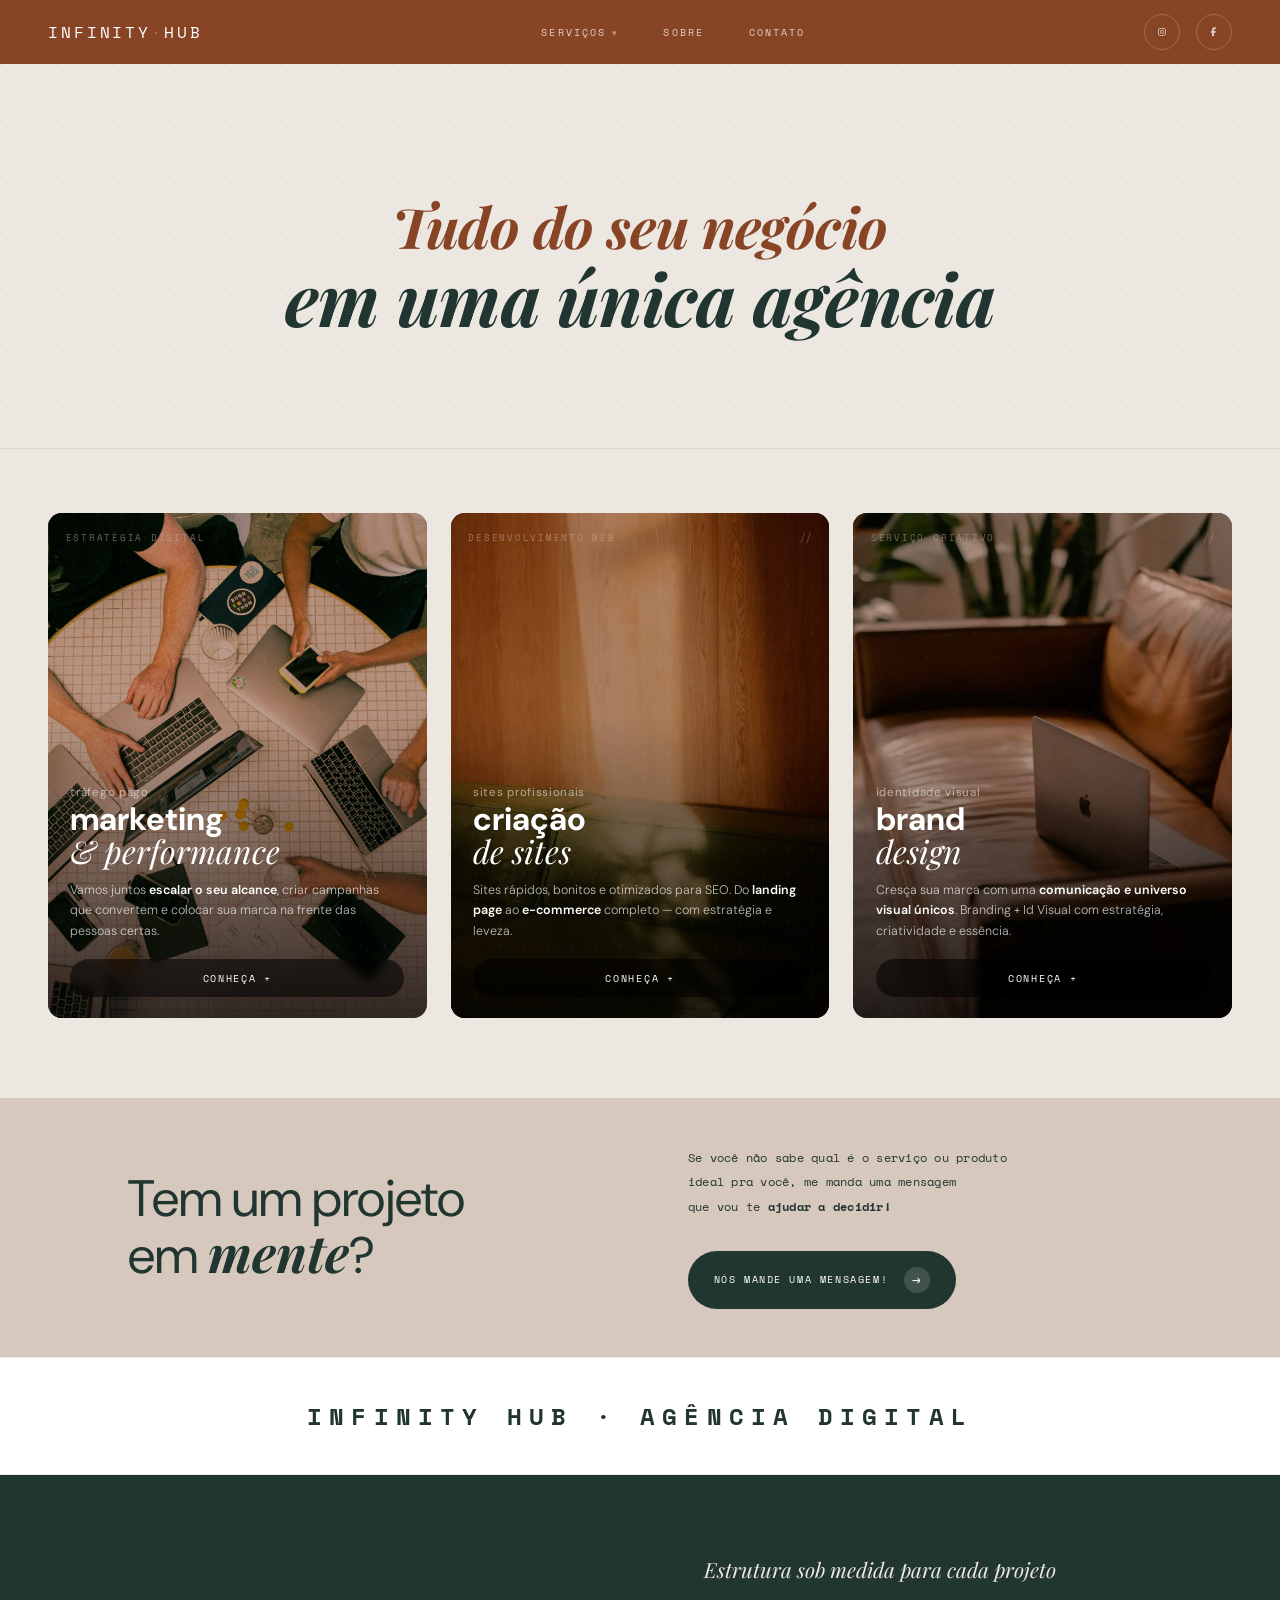
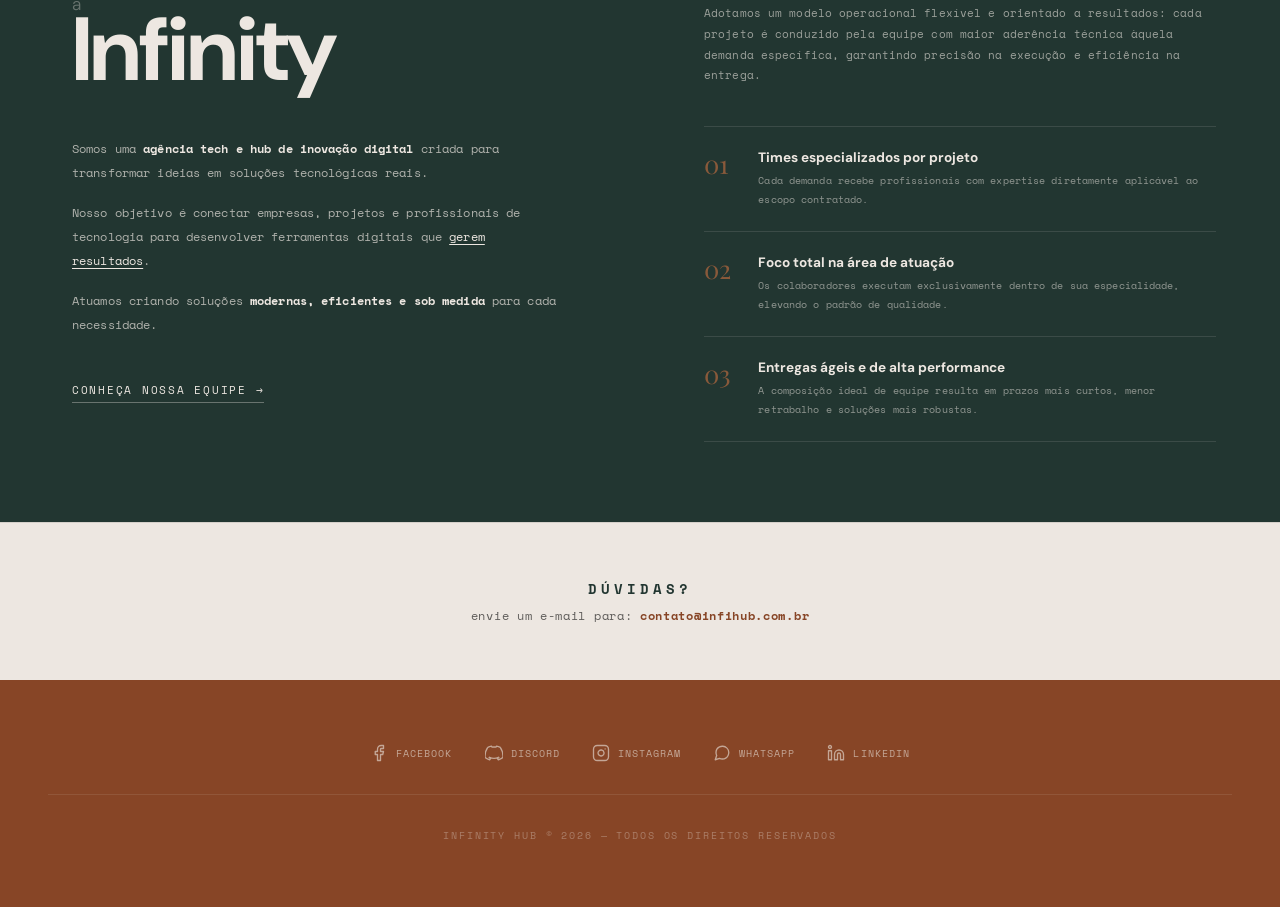
<file: index.html>
<!DOCTYPE html>
<html lang="pt-BR">
<head>
  <meta charset="UTF-8">
  <meta name="viewport" content="width=device-width, initial-scale=1.0">

  <!-- SEO Básico -->
  <title>Infinity Hub | Agência Criativa de Marketing e Design</title>
  <meta name="description" content="A Infinity Hub é uma agência criativa especializada em marketing digital, design e branding. Transformamos ideias em resultados reais para sua marca crescer.">
  <meta name="keywords" content="agência criativa, marketing digital, design, branding, criação de sites, infinity hub">
  <meta name="robots" content="index, follow">
  <link rel="canonical" href="https://infihub.com.br/">

  <!-- Google Search Console (cole aqui depois) -->
  <meta name="google-site-verification" content="COLE_AQUI_SEU_CODIGO">

  <!-- Open Graph (WhatsApp, Instagram, Facebook) -->
  <meta property="og:title" content="Infinity Hub | Agência Criativa de Marketing e Design">
  <meta property="og:description" content="Transformamos ideias em resultados. Marketing digital, design e branding para sua marca crescer.">
  <meta property="og:url" content="https://infihub.com.br/">
  <meta property="og:type" content="website">
  <meta property="og:image" content="https://infihub.com.br/assets/imagem/favicon.png">

  <!-- Fontes -->
  <link href="https://fonts.googleapis.com/css2?family=Playfair+Display:ital,wght@0,400;0,700;1,400;1,700&family=Space+Mono:wght@400;700&family=DM+Sans:wght@300;400;500;700&display=swap" rel="stylesheet">

  <!-- Favicon -->
  <link rel="icon" type="image/png" href="assets/imagem/favicon.png?v=2.7">

  <!-- CSS -->
  <link rel="stylesheet" href="https://cdnjs.cloudflare.com/ajax/libs/font-awesome/6.5.0/css/all.min.css">
  <link rel="stylesheet" href="assets/css/style.css">

  <!-- Google Analytics -->
  <script async src="https://www.googletagmanager.com/gtag/js?id=G-CYFHEW8TDH"></script>
  <script>
    window.dataLayer = window.dataLayer || [];
    function gtag(){dataLayer.push(arguments);}
    gtag('js', new Date());
    gtag('config', 'G-CYFHEW8TDH');
  </script>

</head>
<body>

<!-- NAV -->
<nav>
  <a href="#" class="nav-logo">Infinity<span>·</span>Hub</a>
  <ul class="nav-links">

    <!-- DROPDOWN SERVIÇOS -->
    <li class="nav-dropdown">
      <a href="#servicos">Serviços</a>
      <div class="nav-dropdown-menu">
        <a href="branddesign.html">
          Brand Design
          <span>identidade visual + branding</span>
        </a>
        <a href="criacaosite.html">
          Criação de Sites
          <span>sites estratégicos + estrutura digital</span>
        </a>
        <a href="marketing.html">
          Marketing + Tráfego
          <span>estratégia + crescimento digital</span>
        </a>
      </div>
    </li>

    <li><a href="sobre.html">Sobre</a></li>
    <li><a href="#contato">Contato</a></li>
  </ul>
  <div class="nav-icons">
  <a href="https://www.instagram.com/infihub.global/" class="nav-icon" target="_blank">
    <i class="fa-brands fa-instagram"></i>
  </a>
  
  <a href="https://www.facebook.com/aginfinityhub" class="nav-icon" target="_blank">
    <i class="fa-brands fa-facebook-f"></i>
  </a>
</div>
</nav>

<section class="hero">
  <p class="hero-headline"><em>Tudo do seu negócio</em></p>
  <strong class="hero-destaque">em uma única agência</strong>
</section>


<!-- CARDS SERVIÇOS -->
<div class="cards-wrapper">
  <div class="cards" id="servicos">

    <div class="card fade d3">
      <div class="card-bg card-bg-terra">
        <img src="assets/imagem/marketing.jpg" alt="Marketing">
      </div>
      <div class="card-overlay"></div>
      <span class="card-tag">Estratégia Digital</span>
      <span class="card-slash">//</span>
      <div class="card-body">
        <span class="card-sup">tráfego pago</span>
        <div class="card-title">
          <span>marketing</span>
          <em>&amp; performance</em>
        </div>
        <p class="card-desc">
          Vamos juntos <strong>escalar o seu alcance</strong>, criar campanhas que convertem
          e colocar sua marca na frente das pessoas certas.
        </p>
        <a href="marketing.html" class="card-btn">Conheça +</a>
      </div>
    </div>

    <div class="card fade d4">
      <div class="card-bg card-bg-verde">
        <img src="assets/imagem/criacaosite.webp" alt="Criação de Sites">
      </div>
      <div class="card-overlay"></div>
      <span class="card-tag">Desenvolvimento Web</span>
      <span class="card-slash">//</span>
      <div class="card-body">
        <span class="card-sup">sites profissionais</span>
        <div class="card-title">
          <span>criação</span>
          <em>de sites</em>
        </div>
        <p class="card-desc">
          Sites rápidos, bonitos e otimizados para SEO. Do <strong>landing page</strong>
          ao <strong>e-commerce</strong> completo — com estratégia e leveza.
        </p>
        <a href="criacaosite.html" class="card-btn">Conheça +</a>
      </div>
    </div>

    <div class="card fade d5">
      <div class="card-bg card-bg-escuro">
        <img src="assets/imagem/id.webp" alt="Brand Design">
      </div>
      <div class="card-overlay"></div>
      <span class="card-tag">Serviço Criativo</span>
      <span class="card-slash">//</span>
      <div class="card-body">
        <span class="card-sup">identidade visual</span>
        <div class="card-title">
          <span>brand</span>
          <em>design</em>
        </div>
        <p class="card-desc">
          Cresça sua marca com uma <strong>comunicação e universo visual únicos</strong>.
          Branding + Id Visual com estratégia, criatividade e essência.
        </p>
        <a href="branddesign.html" class="card-btn">Conheça +</a>
      </div>
    </div>

  </div>
</div>

<!-- AJUDA -->
<section class="ajuda" id="contato">
  <div>
    <h2 class="ajuda-title">
      Tem um projeto<br> em <em> mente</em>?
    </h2>
  </div>
  <div class="ajuda-right">
    <p>
      Se você não sabe qual é o serviço ou produto<br>
      ideal pra você, me manda uma mensagem<br>
      que vou te <strong>ajudar a decidir!</strong>
    </p>
    <a href="https://wa.me/55" class="btn-pill">
      Nós mande uma mensagem!
      <span class="btn-pill-arrow">→</span>
    </a>
  </div>
</section>

<!-- FAIXA MARCA -->
<div class="brand-strip">
  INFINITY HUB · AGÊNCIA DIGITAL
</div>

<!-- SOBRE -->
<section class="sobre" id="sobre">

  <div class="sobre-texto">
    <span class="sobre-label">a</span>
    <div class="sobre-big">Infinity</div>
    <p>
      Somos uma <strong>agência tech e hub de inovação digital</strong> criada para transformar
      ideias em soluções tecnológicas reais.
    </p>
    <p>
      Nosso objetivo é conectar empresas, projetos e profissionais de tecnologia para desenvolver
      ferramentas digitais que <em>gerem resultados</em>.
    </p>
    <p>
      Atuamos criando soluções <strong>modernas, eficientes e sob medida</strong> para cada necessidade.
    </p>
    <a href="sobre.html" class="btn-equipe">Conheça nossa equipe →</a>
  </div>

  <div class="sobre-visual sobre-metodo">
    <div class="metodo-inner">
      <p class="metodo-titulo">Estrutura sob medida para cada projeto</p>
      <p class="metodo-desc">
        Adotamos um modelo operacional flexível e orientado a resultados: cada projeto é conduzido
        pela equipe com maior aderência técnica àquela demanda específica, garantindo precisão na
        execução e eficiência na entrega.
      </p>
      <div class="metodo-items">
        <div class="metodo-item">
          <span class="metodo-num">01</span>
          <div>
            <strong>Times especializados por projeto</strong>
            <p>Cada demanda recebe profissionais com expertise diretamente aplicável ao escopo contratado.</p>
          </div>
        </div>
        <div class="metodo-item">
          <span class="metodo-num">02</span>
          <div>
            <strong>Foco total na área de atuação</strong>
            <p>Os colaboradores executam exclusivamente dentro de sua especialidade, elevando o padrão de qualidade.</p>
          </div>
        </div>
        <div class="metodo-item">
          <span class="metodo-num">03</span>
          <div>
            <strong>Entregas ágeis e de alta performance</strong>
            <p>A composição ideal de equipe resulta em prazos mais curtos, menor retrabalho e soluções mais robustas.</p>
          </div>
        </div>
      </div>
    </div>
  </div>

</section>

<!-- DÚVIDAS -->
<div class="duvidas">
  <h3>Dúvidas?</h3>
  <p>envie um e-mail para: <a href="mailto:contato@infihub.com.br">contato@infihub.com.br</a></p>
</div>

<!-- FOOTER -->
<footer class="footer-simple">
  <div class="footer-socials-row">
    <a href="https://www.facebook.com/aginfinityhub" class="footer-soc" aria-label="Facebook">
      <svg width="18" height="18" viewBox="0 0 24 24" fill="none" stroke="currentColor" stroke-width="1.8" stroke-linecap="round" stroke-linejoin="round"><path d="M18 2h-3a5 5 0 0 0-5 5v3H7v4h3v8h4v-8h3l1-4h-4V7a1 1 0 0 1 1-1h3z"/></svg>
      <span>Facebook</span>
    </a>
    <a href="#" class="footer-soc" aria-label="Discord">
      <svg width="18" height="18" viewBox="0 0 24 24" fill="none" stroke="currentColor" stroke-width="1.8" stroke-linecap="round" stroke-linejoin="round"><path d="M20.317 4.37a19.791 19.791 0 0 0-4.885-1.515.074.074 0 0 0-.079.037c-.21.375-.444.864-.608 1.25a18.27 18.27 0 0 0-5.487 0 12.64 12.64 0 0 0-.617-1.25.077.077 0 0 0-.079-.037A19.736 19.736 0 0 0 3.677 4.37a.07.07 0 0 0-.032.027C.533 9.046-.32 13.58.099 18.057c.002.02.01.04.027.052a19.9 19.9 0 0 0 5.993 3.03.078.078 0 0 0 .084-.028c.462-.63.874-1.295 1.226-1.994a.076.076 0 0 0-.041-.106 13.107 13.107 0 0 1-1.872-.892.077.077 0 0 1-.008-.128 10.2 10.2 0 0 0 .372-.292.074.074 0 0 1 .077-.01c3.928 1.793 8.18 1.793 12.062 0a.074.074 0 0 1 .078.01c.12.098.246.198.373.292a.077.077 0 0 1-.006.127 12.299 12.299 0 0 1-1.873.892.077.077 0 0 0-.041.107c.36.698.772 1.362 1.225 1.993a.076.076 0 0 0 .084.028 19.839 19.839 0 0 0 6.002-3.03.077.077 0 0 0 .032-.054c.5-5.177-.838-9.674-3.549-13.66a.061.061 0 0 0-.031-.03z"/></svg>
      <span>Discord</span>
    </a>
    <a href="https://www.instagram.com/infihub.global/" class="footer-soc" aria-label="Instagram">
      <svg width="18" height="18" viewBox="0 0 24 24" fill="none" stroke="currentColor" stroke-width="1.8" stroke-linecap="round" stroke-linejoin="round"><rect x="2" y="2" width="20" height="20" rx="5" ry="5"/><path d="M16 11.37A4 4 0 1 1 12.63 8 4 4 0 0 1 16 11.37z"/><line x1="17.5" y1="6.5" x2="17.51" y2="6.5"/></svg>
      <span>Instagram</span>
    </a>
    <a href="https://wa.me/5531936182051" class="footer-soc" aria-label="WhatsApp">
      <svg width="18" height="18" viewBox="0 0 24 24" fill="none" stroke="currentColor" stroke-width="1.8" stroke-linecap="round" stroke-linejoin="round"><path d="M21 11.5a8.38 8.38 0 0 1-.9 3.8 8.5 8.5 0 0 1-7.6 4.7 8.38 8.38 0 0 1-3.8-.9L3 21l1.9-5.7a8.38 8.38 0 0 1-.9-3.8 8.5 8.5 0 0 1 4.7-7.6 8.38 8.38 0 0 1 3.8-.9h.5a8.48 8.48 0 0 1 8 8v.5z"/></svg>
      <span>WhatsApp</span>
    </a>
    <a href="https://www.linkedin.com/company/infihub" class="footer-soc" aria-label="LinkedIn">
      <svg width="18" height="18" viewBox="0 0 24 24" fill="none" stroke="currentColor" stroke-width="1.8" stroke-linecap="round" stroke-linejoin="round"><path d="M16 8a6 6 0 0 1 6 6v7h-4v-7a2 2 0 0 0-2-2 2 2 0 0 0-2 2v7h-4v-7a6 6 0 0 1 6-6z"/><rect x="2" y="9" width="4" height="12"/><circle cx="4" cy="4" r="2"/></svg>
      <span>LinkedIn</span>
    </a>
  </div>
  <p class="footer-copy">INFINITY HUB © 2026 — Todos os direitos reservados</p>
</footer>

<script src="assets/js/script.js"></script>
</body>
</html>
</file>
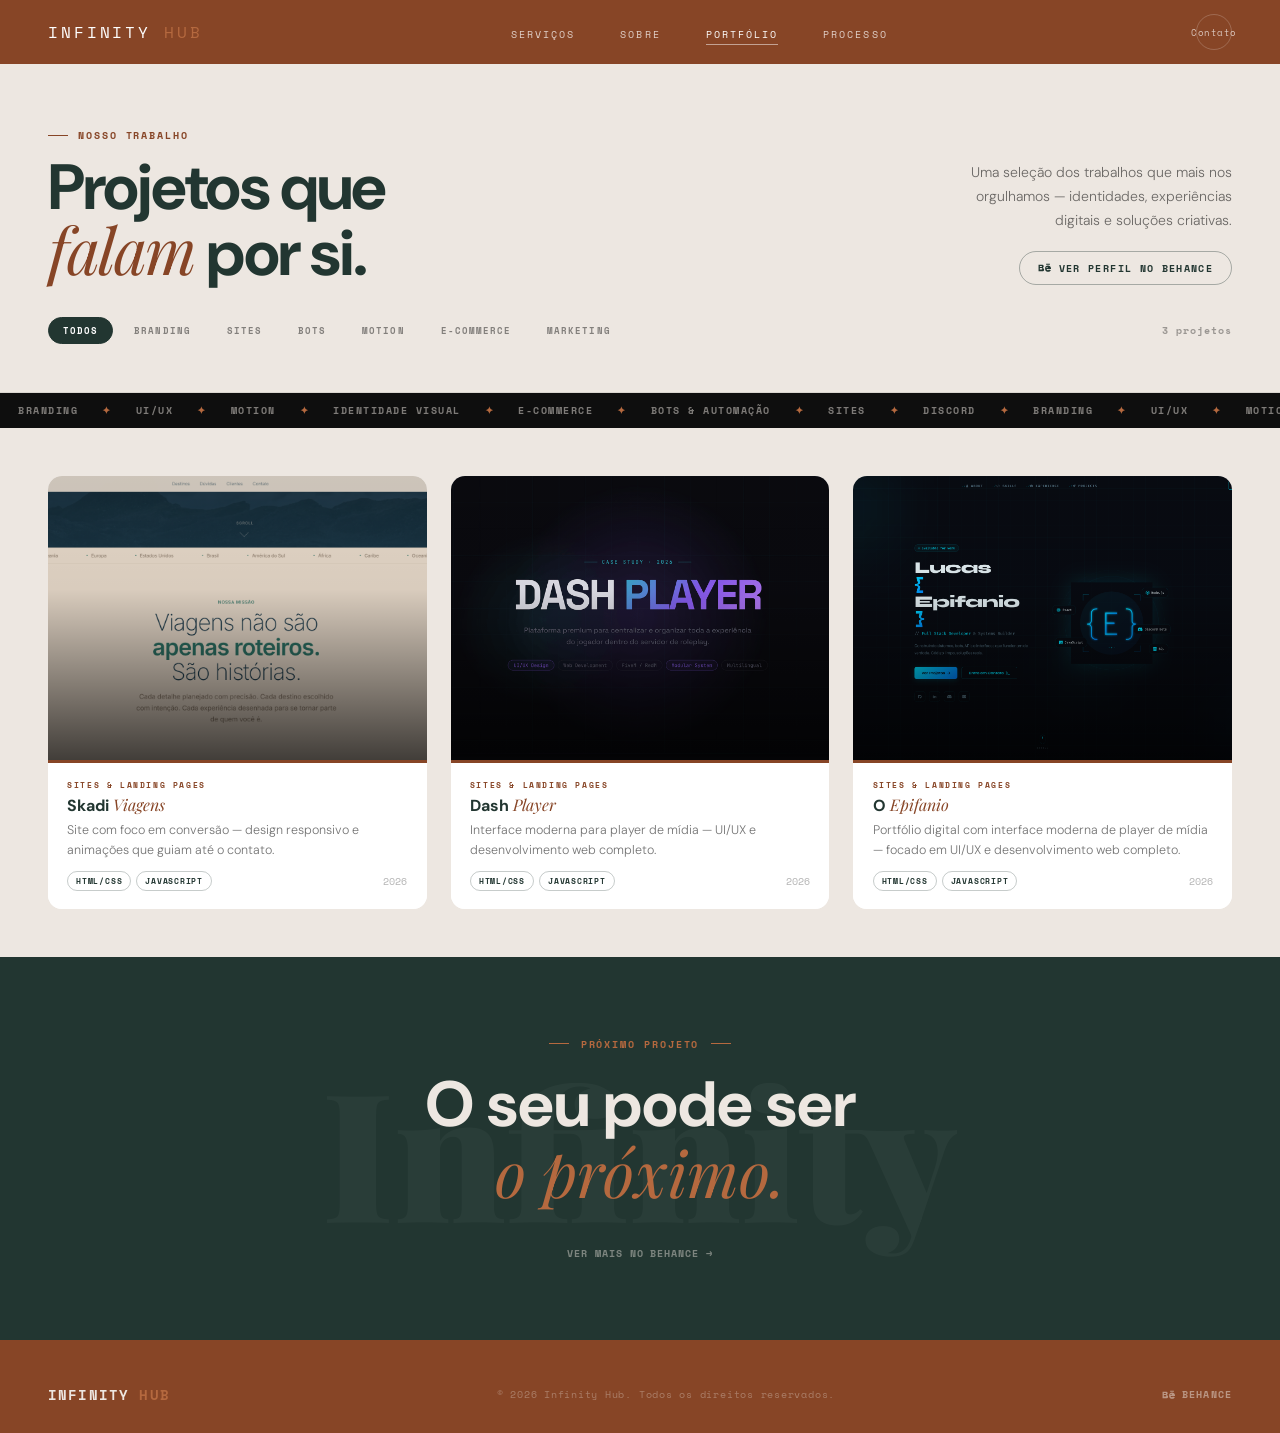
<file: portfolio/index.html>
<!DOCTYPE html>
<html lang="pt-BR">
<head>
<meta charset="UTF-8">
<meta name="viewport" content="width=device-width, initial-scale=1.0">
<title>Portfólio — Infinity Hub</title>
<link rel="preconnect" href="https://fonts.googleapis.com">
<link rel="preconnect" href="https://fonts.gstatic.com" crossorigin>
<link href="https://fonts.googleapis.com/css2?family=Playfair+Display:ital,wght@0,400;0,700;0,900;1,400;1,700&family=Space+Mono:wght@400;700&family=DM+Sans:ital,opsz,wght@0,9..40,300;0,9..40,400;0,9..40,700;1,9..40,300&display=swap" rel="stylesheet">
<style>
/* ── RESET & VARIÁVEIS ── */
*, *::before, *::after { margin: 0; padding: 0; box-sizing: border-box; }

:root {
  --terra: #874526;
  --verde: #223631;
  --creme: #ede7e1;
  --preto: #0e0e0e;
  --terra-light: #b5693f;
}

html { scroll-behavior: smooth; }

body {
  font-family: 'DM Sans', sans-serif;
  background: var(--creme);
  color: var(--preto);
  overflow-x: hidden;
}

/* ── NAV ── */
nav {
  background: var(--terra);
  display: flex;
  align-items: center;
  justify-content: space-between;
  padding: 0 3rem;
  height: 64px;
  position: sticky;
  top: 0;
  z-index: 100;
}

.nav-logo {
  font-family: 'Space Mono', monospace;
  font-size: 1rem;
  letter-spacing: 0.18em;
  color: #fff;
  text-transform: uppercase;
  text-decoration: none;
}
.nav-logo span { color: var(--terra-light); }

.nav-links {
  display: flex;
  gap: 2.8rem;
  list-style: none;
}
.nav-links a {
  font-family: 'Space Mono', monospace;
  font-size: 0.65rem;
  letter-spacing: 0.2em;
  text-transform: uppercase;
  color: rgba(255,255,255,0.75);
  text-decoration: none;
  transition: color 0.25s;
}
.nav-links a:hover { color: #fff; }

.nav-active {
  color: #fff !important;
  border-bottom: 1px solid rgba(255,255,255,0.5);
  padding-bottom: 2px;
}

.nav-icons { display: flex; gap: 1rem; align-items: center; }
.nav-icon {
  width: 36px; height: 36px;
  border: 1px solid rgba(255,255,255,0.2);
  border-radius: 50%;
  display: flex; align-items: center; justify-content: center;
  color: rgba(255,255,255,0.7);
  font-family: 'Space Mono', monospace;
  font-size: 0.55rem;
  letter-spacing: 0.05em;
  text-decoration: none;
  transition: all 0.25s;
}
.nav-icon:hover { border-color: #fff; color: #fff; }

.nav-toggle {
  display: none;
  flex-direction: column;
  gap: 5px;
  cursor: pointer;
  padding: 4px;
  background: none;
  border: none;
}
.nav-toggle span { display: block; width: 22px; height: 2px; background: #fff; }

/* ── MOBILE NAV ── */
.mobile-nav {
  display: none;
  position: fixed;
  top: 0; left: 0; right: 0; bottom: 0;
  background: rgba(34,54,49,0.98);
  backdrop-filter: blur(16px);
  z-index: 999;
  flex-direction: column;
  align-items: center;
  justify-content: center;
  gap: 40px;
}
.mobile-nav.open { display: flex; }
.mobile-nav a {
  font-family: 'Space Mono', monospace;
  font-size: 0.9rem;
  font-weight: 700;
  letter-spacing: .1em;
  text-transform: uppercase;
  color: rgba(237,231,225,0.7);
  text-decoration: none;
}
.mobile-nav a:hover { color: var(--creme); }
.mobile-nav-close {
  position: absolute;
  top: 20px; right: 24px;
  background: none;
  border: none;
  font-size: 24px;
  cursor: pointer;
  color: rgba(237,231,225,0.5);
}

/* ── HERO ── */
.page-hero {
  background: var(--creme);
  padding: 64px 3rem 3rem;
  border-bottom: 1px solid rgba(0,0,0,0.08);
}
.hero-top {
  display: flex;
  justify-content: space-between;
  align-items: flex-end;
  margin-bottom: 2rem;
  gap: 40px;
}
.hero-overline {
  font-family: 'Space Mono', monospace;
  font-size: 0.6rem;
  font-weight: 700;
  letter-spacing: .2em;
  text-transform: uppercase;
  color: var(--terra);
  display: flex;
  align-items: center;
  gap: 10px;
  margin-bottom: 1rem;
}
.hero-overline::before { content: ''; display: inline-block; width: 20px; height: 1px; background: currentColor; }
.hero-title {
  font-family: 'DM Sans', sans-serif;
  font-size: clamp(38px, 5vw, 68px);
  font-weight: 700;
  line-height: .95;
  letter-spacing: -.03em;
  color: var(--verde);
}
.hero-title em {
  font-family: 'Playfair Display', serif;
  font-style: italic;
  font-weight: 400;
  color: var(--terra);
}
.hero-right { text-align: right; flex-shrink: 0; }
.hero-sub {
  font-size: 14px;
  line-height: 1.7;
  color: rgba(0,0,0,0.55);
  max-width: 300px;
  font-weight: 300;
  margin-bottom: 18px;
  margin-left: auto;
}

.behance-link {
  display: inline-flex;
  align-items: center;
  gap: 8px;
  font-family: 'Space Mono', monospace;
  font-size: 0.6rem;
  font-weight: 700;
  letter-spacing: .14em;
  text-transform: uppercase;
  color: var(--verde);
  text-decoration: none;
  border: 1px solid rgba(34,54,49,.35);
  padding: 9px 18px;
  border-radius: 999px;
  transition: background .3s, color .3s;
}
.behance-link:hover { background: var(--verde); color: var(--creme); }
.behance-link svg { width: 13px; height: 13px; fill: currentColor; }

/* ── FILTER BAR ── */
.filter-bar { display: flex; align-items: center; justify-content: space-between; }
.filter-wrap { display: flex; gap: 6px; flex-wrap: wrap; }
.filter-btn {
  font-family: 'Space Mono', monospace;
  font-size: 0.55rem;
  font-weight: 700;
  letter-spacing: .12em;
  text-transform: uppercase;
  color: rgba(0,0,0,0.45);
  background: none;
  border: 1px solid transparent;
  padding: 6px 14px;
  border-radius: 999px;
  cursor: pointer;
  transition: all .2s;
}
.filter-btn:hover { color: var(--verde); border-color: rgba(34,54,49,.25); }
.filter-btn.active { color: #fff; background: var(--verde); border-color: var(--verde); }
.proj-count {
  font-family: 'Space Mono', monospace;
  font-size: 0.6rem;
  font-weight: 700;
  letter-spacing: .1em;
  color: rgba(0,0,0,0.35);
}

/* ── STRIP TICKER ── */
.strip { background: var(--preto); padding: 10px 0; overflow: hidden; }
.strip-inner { display: flex; animation: ticker 28s linear infinite; }
.strip-group { display: flex; flex-shrink: 0; align-items: center; white-space: nowrap; }
.strip-item {
  font-family: 'Space Mono', monospace;
  font-size: 10px;
  font-weight: 700;
  letter-spacing: .15em;
  text-transform: uppercase;
  color: var(--creme);
  opacity: .5;
  padding: 0 18px;
}
.strip-item.accent { color: var(--terra-light); opacity: 1; padding: 0 6px; }
@keyframes ticker { from { transform: translateX(0) } to { transform: translateX(-50%) } }

/* ── PROJECTS SECTION ── */
.projects-section { padding: 3rem; background: var(--creme); }
.projects-grid { display: grid; grid-template-columns: repeat(3, 1fr); gap: 1.5rem; }

/* ── PROJECT CARD ── */
.proj-card {
  border-radius: 14px;
  overflow: hidden;
  cursor: pointer;
  display: flex;
  flex-direction: column;
  background: #fff;
  opacity: 0;
  transform: translateY(24px);
  transition: opacity .7s cubic-bezier(.23,1,.32,1), transform .7s cubic-bezier(.23,1,.32,1);
}
.proj-card.visible { opacity: 1; transform: translateY(0); }

.card-thumb {
  position: relative;
  width: 100%;
  aspect-ratio: 4/3;
  overflow: hidden;
}
.card-thumb-inner {
  width: 100%;
  height: 100%;
  background-size: cover;
  background-position: center;
  background-repeat: no-repeat;
  transition: transform .7s cubic-bezier(.23,1,.32,1);
}
.proj-card:hover .card-thumb-inner { transform: scale(1.04); }

.card-thumb-overlay {
  position: absolute;
  inset: 0;
  background: linear-gradient(to bottom, rgba(0,0,0,0.04) 0%, rgba(0,0,0,0.08) 40%, rgba(0,0,0,0.72) 100%);
  display: flex;
  align-items: flex-end;
  padding: 1.4rem;
  transition: background .4s;
}
.proj-card:hover .card-thumb-overlay {
  background: linear-gradient(to bottom, rgba(0,0,0,0.1) 0%, rgba(0,0,0,0.2) 40%, rgba(0,0,0,0.82) 100%);
}

.card-view-btn {
  font-family: 'Space Mono', monospace;
  font-size: 0.55rem;
  font-weight: 700;
  letter-spacing: .16em;
  text-transform: uppercase;
  color: #fff;
  text-decoration: none;
  border: 1px solid rgba(255,255,255,0.5);
  padding: 8px 18px;
  border-radius: 999px;
  opacity: 0;
  transform: translateY(8px);
  transition: opacity .3s, transform .3s, background .3s;
  display: flex;
  align-items: center;
  gap: 8px;
  backdrop-filter: blur(4px);
  background: rgba(0,0,0,0.4);
}
.proj-card:hover .card-view-btn { opacity: 1; transform: translateY(0); }
.card-view-btn:hover { background: rgba(0,0,0,0.75); }
.card-view-btn svg { width: 12px; height: 12px; fill: currentColor; }

.card-info {
  padding: 1rem 1.2rem 1.1rem;
  background: #fff;
  border-top: 3px solid var(--terra);
}
.card-cat {
  font-family: 'Space Mono', monospace;
  font-size: 0.5rem;
  font-weight: 700;
  letter-spacing: .2em;
  text-transform: uppercase;
  color: var(--terra);
  margin-bottom: 4px;
}
.card-title {
  font-family: 'DM Sans', sans-serif;
  font-size: 1rem;
  font-weight: 700;
  line-height: 1.2;
  color: var(--verde);
  margin-bottom: 5px;
}
.card-title em {
  font-family: 'Playfair Display', serif;
  font-style: italic;
  font-weight: 400;
  color: var(--terra);
}
.card-desc { font-size: 0.78rem; line-height: 1.65; color: rgba(0,0,0,0.55); font-weight: 300; margin-bottom: 10px; }
.card-footer { display: flex; align-items: center; justify-content: space-between; }
.card-tags { display: flex; gap: 5px; flex-wrap: wrap; }
.card-tag {
  font-family: 'Space Mono', monospace;
  font-size: 0.48rem;
  font-weight: 700;
  letter-spacing: .1em;
  text-transform: uppercase;
  color: var(--verde);
  border: 1px solid rgba(34,54,49,.25);
  padding: 3px 8px;
  border-radius: 999px;
}
.card-year { font-family: 'Space Mono', monospace; font-size: 0.6rem; color: rgba(0,0,0,0.3); }

/* ── CTA BOTTOM ── */
.cta-bottom {
  background: var(--verde);
  padding: 80px 3rem;
  text-align: center;
  position: relative;
  overflow: hidden;
}
.cta-bg-txt {
  position: absolute;
  top: 50%; left: 50%;
  transform: translate(-50%, -50%);
  font-family: 'Playfair Display', serif;
  font-size: clamp(80px, 14vw, 200px);
  font-weight: 900;
  color: #fff;
  opacity: .03;
  white-space: nowrap;
  pointer-events: none;
}
.cta-overline {
  font-family: 'Space Mono', monospace;
  font-size: 0.6rem;
  font-weight: 700;
  letter-spacing: .2em;
  text-transform: uppercase;
  color: var(--terra-light);
  margin-bottom: 20px;
  display: flex;
  align-items: center;
  justify-content: center;
  gap: 12px;
  position: relative;
  z-index: 1;
}
.cta-overline::before, .cta-overline::after { content: ''; display: inline-block; width: 20px; height: 1px; background: currentColor; }
.cta-title {
  font-family: 'DM Sans', sans-serif;
  font-size: clamp(36px, 5vw, 64px);
  font-weight: 700;
  color: var(--creme);
  margin-bottom: 36px;
  position: relative;
  z-index: 1;
  line-height: 1.05;
}
.cta-title em {
  font-family: 'Playfair Display', serif;
  font-style: italic;
  font-weight: 400;
  color: var(--terra-light);
}
.cta-btns { display: flex; align-items: center; justify-content: center; gap: 20px; position: relative; z-index: 1; }
.cta-btn-p {
  font-family: 'Space Mono', monospace;
  font-size: 0.6rem;
  font-weight: 700;
  letter-spacing: .14em;
  text-transform: uppercase;
  color: var(--verde);
  background: var(--creme);
  padding: 14px 32px;
  text-decoration: none;
  border-radius: 999px;
  transition: background .3s, color .3s;
}
.cta-btn-p:hover { background: var(--terra-light); color: #fff; }
.cta-btn-s {
  font-family: 'Space Mono', monospace;
  font-size: 0.6rem;
  font-weight: 700;
  letter-spacing: .1em;
  text-transform: uppercase;
  color: rgba(237,231,225,0.45);
  text-decoration: none;
  transition: color .2s;
}
.cta-btn-s:hover { color: var(--terra-light); }

/* ── FOOTER ── */
footer {
  background: var(--terra);
  padding: 44px 3rem 28px;
}
.footer-inner { display: flex; justify-content: space-between; align-items: center; }
.footer-logo {
  font-family: 'Space Mono', monospace;
  font-weight: 700;
  font-size: 0.9rem;
  color: var(--creme);
  text-decoration: none;
  letter-spacing: .08em;
  text-transform: uppercase;
}
.footer-logo span { color: var(--terra-light); }
.footer-copy {
  font-family: 'Space Mono', monospace;
  font-size: 0.6rem;
  color: rgba(237,231,225,0.35);
  letter-spacing: .08em;
}
.footer-beh {
  font-family: 'Space Mono', monospace;
  font-size: 0.6rem;
  font-weight: 700;
  letter-spacing: .12em;
  text-transform: uppercase;
  color: rgba(237,231,225,0.5);
  text-decoration: none;
  display: flex;
  align-items: center;
  gap: 7px;
  transition: color .2s;
}
.footer-beh:hover { color: var(--creme); }
.footer-beh svg { width: 13px; height: 13px; fill: currentColor; }

/* ── ANIMAÇÕES ── */
@keyframes fadeUp {
  from { opacity: 0; transform: translateY(24px); }
  to   { opacity: 1; transform: translateY(0); }
}
.fade { opacity: 0; animation: fadeUp 0.65s ease forwards; }
.d1 { animation-delay: 0.05s; } .d2 { animation-delay: 0.18s; }
.d3 { animation-delay: 0.30s; } .d4 { animation-delay: 0.42s; }
.d5 { animation-delay: 0.54s; }

.fade-scroll { opacity: 0; transform: translateY(28px); transition: opacity 0.7s ease, transform 0.7s ease; }
.fade-scroll.visible { opacity: 1; transform: translateY(0); }

/* ── RESPONSIVO ── */
@media (max-width: 1024px) {
  .projects-grid { grid-template-columns: repeat(2, 1fr); }
  .page-hero { padding: 64px 2rem 2.5rem; }
  .projects-section { padding: 2rem; }
  .cta-bottom { padding: 60px 2rem; }
  footer { padding: 36px 2rem 24px; }
}
@media (max-width: 768px) {
  nav { padding: 0 1.2rem; }
  .nav-links { display: none; }
  .nav-icons { display: none; }
  .nav-toggle { display: flex; }
  .hero-top { flex-direction: column; align-items: flex-start; gap: 20px; }
  .hero-right { text-align: left; }
  .hero-sub { margin-left: 0; max-width: 100%; }
  .filter-bar { flex-direction: column; align-items: flex-start; gap: 12px; }
  .page-hero { padding: 64px 1.2rem 2rem; }
  .projects-section { padding: 1.2rem; }
  .projects-grid { grid-template-columns: repeat(2, 1fr); gap: 1rem; }
  .cta-bottom { padding: 48px 1.2rem; }
  .cta-btns { flex-direction: column; gap: 14px; }
  footer { padding: 32px 1.2rem 20px; }
  .footer-inner { flex-direction: column; gap: 14px; text-align: center; }
}
@media (max-width: 480px) {
  .projects-grid { grid-template-columns: 1fr; }
}
</style>
</head>
<body>

<!-- Mobile nav -->
<div class="mobile-nav" id="mobileNav">
  <button class="mobile-nav-close" id="mobileNavClose">&#10005;</button>
  <a href="https://infihub.com.br/">In&#237;cio</a>
  <a href="https://infihub.com.br/#servicos">Servi&#231;os</a>
  <a href="https://infihub.com.br/sobre.html">Sobre</a>
  <a href="https://infihub.com.br/portfolio.html" style="color:var(--terra-light);">Portf&#243;lio</a>
  <a href="https://infihub.com.br/contato.html">Iniciar projeto</a>
</div>

<!-- Nav -->
<nav>
  <a href="https://infihub.com.br/" class="nav-logo">Infinity <span>Hub</span></a>
  <ul class="nav-links">
    <li><a href="https://infihub.com.br/#servicos">Servi&#231;os</a></li>
    <li><a href="https://infihub.com.br/sobre.html">Sobre</a></li>
    <li><a href="https://infihub.com.br/portfolio.html" class="nav-active">Portf&#243;lio</a></li>
    <li><a href="https://infihub.com.br/#processo">Processo</a></li>
  </ul>
  <div class="nav-icons">
    <a href="https://infihub.com.br/contato.html" class="nav-icon">Contato</a>
  </div>
  <button class="nav-toggle" id="navToggle"><span></span><span></span><span></span></button>
</nav>

<!-- Hero -->
<section class="page-hero">
  <div class="hero-top">
    <div>
      <div class="hero-overline">Nosso trabalho</div>
      <h1 class="hero-title">Projetos que<br><em>falam</em> por si.</h1>
    </div>
    <div class="hero-right">
      <p class="hero-sub">Uma sele&#231;&#227;o dos trabalhos que mais nos orgulhamos &#8212; identidades, experi&#234;ncias digitais e solu&#231;&#245;es criativas.</p>
      <a href="https://www.behance.net/infihub" target="_blank" rel="noopener" class="behance-link">
        <svg viewBox="0 0 24 24"><path d="M22 7h-7V5h7v2zm1.726 10c-.442 1.297-2.029 3-5.101 3-3.074 0-5.564-1.729-5.564-5.675 0-3.91 2.325-5.92 5.466-5.92 3.082 0 4.964 1.782 5.375 4.426.078.506.109 1.188.095 2.14H15.97c.13 1.2.836 1.98 2.101 1.98.56 0 1.085-.373 1.249-.977h2.406zm-5.25-3.89c-.091-1.004-.648-1.7-1.737-1.7-1.135 0-1.732.73-1.868 1.7h3.605zM9.547 11.338c.65-.267 1.033-.857 1.033-1.617 0-1.758-1.308-2.721-3.28-2.721H1v12h6.635c2.084 0 3.697-1.025 3.697-3.04 0-1.279-.637-2.148-1.785-2.622zM3.44 9h2.759c.735 0 1.266.308 1.266 1.07 0 .712-.479 1.087-1.266 1.087H3.44V9zm3.176 6.5H3.44v-2.5h3.233c.882 0 1.386.416 1.386 1.24 0 .865-.537 1.26-1.443 1.26z"/></svg>
        Ver perfil no Behance
      </a>
    </div>
  </div>
  <div class="filter-bar">
    <div class="filter-wrap">
      <button class="filter-btn active" data-filter="all">Todos</button>
      <button class="filter-btn" data-filter="branding">Branding</button>
      <button class="filter-btn" data-filter="sites">Sites</button>
      <button class="filter-btn" data-filter="bots">Bots</button>
      <button class="filter-btn" data-filter="motion">Motion</button>
      <button class="filter-btn" data-filter="ecommerce">E-commerce</button>
      <button class="filter-btn" data-filter="marketing">Marketing</button>
    </div>
    <span class="proj-count" id="projCount">3 projetos</span>
  </div>
</section>

<!-- Strip ticker -->
<div class="strip">
  <div class="strip-inner">
    <div class="strip-group">
      <span class="strip-item">Branding</span><span class="strip-item accent">&#10022;</span>
      <span class="strip-item">UI/UX</span><span class="strip-item accent">&#10022;</span>
      <span class="strip-item">Motion</span><span class="strip-item accent">&#10022;</span>
      <span class="strip-item">Identidade Visual</span><span class="strip-item accent">&#10022;</span>
      <span class="strip-item">E-commerce</span><span class="strip-item accent">&#10022;</span>
      <span class="strip-item">Bots &amp; Automa&#231;&#227;o</span><span class="strip-item accent">&#10022;</span>
      <span class="strip-item">Sites</span><span class="strip-item accent">&#10022;</span>
      <span class="strip-item">Discord</span><span class="strip-item accent">&#10022;</span>
    </div>
    <div class="strip-group" aria-hidden="true">
      <span class="strip-item">Branding</span><span class="strip-item accent">&#10022;</span>
      <span class="strip-item">UI/UX</span><span class="strip-item accent">&#10022;</span>
      <span class="strip-item">Motion</span><span class="strip-item accent">&#10022;</span>
      <span class="strip-item">Identidade Visual</span><span class="strip-item accent">&#10022;</span>
      <span class="strip-item">E-commerce</span><span class="strip-item accent">&#10022;</span>
      <span class="strip-item">Bots &amp; Automa&#231;&#227;o</span><span class="strip-item accent">&#10022;</span>
      <span class="strip-item">Sites</span><span class="strip-item accent">&#10022;</span>
      <span class="strip-item">Discord</span><span class="strip-item accent">&#10022;</span>
    </div>
  </div>
</div>

<!-- Projects -->
<section class="projects-section">
  <div class="projects-grid" id="projectsGrid">

    <!-- CARD — Skadi Viagens -->
    <article class="proj-card" data-category="sites">
      <div class="card-thumb">
        <div class="card-thumb-inner" style="background-image:url(assets/imagem/siteskadi.png);"></div>
        <div class="card-thumb-overlay">
          <a href="https://www.skadiviagens.com.br" target="_blank" rel="noopener" class="card-view-btn">Ver projeto</a>
        </div>
      </div>
      <div class="card-info">
        <div class="card-cat">Sites &amp; Landing Pages</div>
        <div class="card-title">Skadi <em>Viagens</em></div>
        <div class="card-desc">Site com foco em convers&#227;o &#8212; design responsivo e anima&#231;&#245;es que guiam at&#233; o contato.</div>
        <div class="card-footer">
          <div class="card-tags"><span class="card-tag">HTML/CSS</span><span class="card-tag">JavaScript</span></div>
          <span class="card-year">2026</span>
        </div>
      </div>
    </article>

    <!-- CARD — Dash Player -->
    <article class="proj-card" data-category="sites">
      <div class="card-thumb">
        <div class="card-thumb-inner" style="background-image:url(assets/imagem/dashplayer.png);"></div>
        <div class="card-thumb-overlay">
          <a href="https://www.behance.net/gallery/246902521/Dash-Player-UIUX-Design-Web-Development" target="_blank" rel="noopener" class="card-view-btn">
            <svg viewBox="0 0 24 24"><path d="M22 7h-7V5h7v2zm1.726 10c-.442 1.297-2.029 3-5.101 3-3.074 0-5.564-1.729-5.564-5.675 0-3.91 2.325-5.92 5.466-5.92 3.082 0 4.964 1.782 5.375 4.426.078.506.109 1.188.095 2.14H15.97c.13 1.2.836 1.98 2.101 1.98.56 0 1.085-.373 1.249-.977h2.406zm-5.25-3.89c-.091-1.004-.648-1.7-1.737-1.7-1.135 0-1.732.73-1.868 1.7h3.605zM9.547 11.338c.65-.267 1.033-.857 1.033-1.617 0-1.758-1.308-2.721-3.28-2.721H1v12h6.635c2.084 0 3.697-1.025 3.697-3.04 0-1.279-.637-2.148-1.785-2.622zM3.44 9h2.759c.735 0 1.266.308 1.266 1.07 0 .712-.479 1.087-1.266 1.087H3.44V9zm3.176 6.5H3.44v-2.5h3.233c.882 0 1.386.416 1.386 1.24 0 .865-.537 1.26-1.443 1.26z"/></svg>
            Ver projeto
          </a>
        </div>
      </div>
      <div class="card-info">
        <div class="card-cat">Sites &amp; Landing Pages</div>
        <div class="card-title">Dash <em>Player</em></div>
        <div class="card-desc">Interface moderna para player de m&#237;dia &#8212; UI/UX e desenvolvimento web completo.</div>
        <div class="card-footer">
          <div class="card-tags"><span class="card-tag">HTML/CSS</span><span class="card-tag">JavaScript</span></div>
          <span class="card-year">2026</span>
        </div>
      </div>
    </article>

    <!-- CARD — O Epifanio -->
    <article class="proj-card" data-category="sites">
      <div class="card-thumb">
        <div class="card-thumb-inner" style="background-image:url(assets/imagem/oepifanio.png);"></div>
        <div class="card-thumb-overlay">
          <a href="https://www.behance.net/gallery/246907955/Lucas-Epifanio-Portfolio-Full-Stack-Developer" target="_blank" rel="noopener" class="card-view-btn">
            <svg viewBox="0 0 24 24"><path d="M22 7h-7V5h7v2zm1.726 10c-.442 1.297-2.029 3-5.101 3-3.074 0-5.564-1.729-5.564-5.675 0-3.91 2.325-5.92 5.466-5.92 3.082 0 4.964 1.782 5.375 4.426.078.506.109 1.188.095 2.14H15.97c.13 1.2.836 1.98 2.101 1.98.56 0 1.085-.373 1.249-.977h2.406zm-5.25-3.89c-.091-1.004-.648-1.7-1.737-1.7-1.135 0-1.732.73-1.868 1.7h3.605zM9.547 11.338c.65-.267 1.033-.857 1.033-1.617 0-1.758-1.308-2.721-3.28-2.721H1v12h6.635c2.084 0 3.697-1.025 3.697-3.04 0-1.279-.637-2.148-1.785-2.622zM3.44 9h2.759c.735 0 1.266.308 1.266 1.07 0 .712-.479 1.087-1.266 1.087H3.44V9zm3.176 6.5H3.44v-2.5h3.233c.882 0 1.386.416 1.386 1.24 0 .865-.537 1.26-1.443 1.26z"/></svg>
            Ver projeto
          </a>
        </div>
      </div>
      <div class="card-info">
        <div class="card-cat">Sites &amp; Landing Pages</div>
        <div class="card-title">O <em>Epifanio</em></div>
        <div class="card-desc">Portf&#243;lio digital com interface moderna de player de m&#237;dia &#8212; focado em UI/UX e desenvolvimento web completo.</div>
        <div class="card-footer">
          <div class="card-tags"><span class="card-tag">HTML/CSS</span><span class="card-tag">JavaScript</span></div>
          <span class="card-year">2026</span>
        </div>
      </div>
    </article>

  </div>
</section>

<!-- CTA -->
<section class="cta-bottom">
  <div class="cta-bg-txt">Infinity</div>
  <div class="cta-overline">Pr&#243;ximo projeto</div>
  <h2 class="cta-title">O seu pode ser<br><em>o pr&#243;ximo.</em></h2>
  <div class="cta-btns">
    <a href="https://www.behance.net/infihub" target="_blank" rel="noopener" class="cta-btn-s">Ver mais no Behance &#8594;</a>
  </div>
</section>

<!-- Footer -->
<footer>
  <div class="footer-inner">
    <a href="https://infihub.com.br/" class="footer-logo">Infinity <span>Hub</span></a>
    <span class="footer-copy">&#169; 2026 Infinity Hub. Todos os direitos reservados.</span>
    <a href="https://www.behance.net/infihub" target="_blank" rel="noopener" class="footer-beh">
      <svg viewBox="0 0 24 24"><path d="M22 7h-7V5h7v2zm1.726 10c-.442 1.297-2.029 3-5.101 3-3.074 0-5.564-1.729-5.564-5.675 0-3.91 2.325-5.92 5.466-5.92 3.082 0 4.964 1.782 5.375 4.426.078.506.109 1.188.095 2.14H15.97c.13 1.2.836 1.98 2.101 1.98.56 0 1.085-.373 1.249-.977h2.406zm-5.25-3.89c-.091-1.004-.648-1.7-1.737-1.7-1.135 0-1.732.73-1.868 1.7h3.605zM9.547 11.338c.65-.267 1.033-.857 1.033-1.617 0-1.758-1.308-2.721-3.28-2.721H1v12h6.635c2.084 0 3.697-1.025 3.697-3.04 0-1.279-.637-2.148-1.785-2.622zM3.44 9h2.759c.735 0 1.266.308 1.266 1.07 0 .712-.479 1.087-1.266 1.087H3.44V9zm3.176 6.5H3.44v-2.5h3.233c.882 0 1.386.416 1.386 1.24 0 .865-.537 1.26-1.443 1.26z"/></svg>
      Behance
    </a>
  </div>
</footer>

<script>
// Animação de entrada dos cards
(function(){
  var cards = document.querySelectorAll('.proj-card');
  if (!cards.length) return;
  var obs = new IntersectionObserver(function(entries){
    entries.forEach(function(e, i){
      if (e.isIntersecting){
        setTimeout(function(){ e.target.classList.add('visible'); }, i * 80);
        obs.unobserve(e.target);
      }
    });
  }, { threshold: .1 });
  cards.forEach(function(c){ obs.observe(c); });
})();

// Filtro de categorias
(function(){
  var btns  = document.querySelectorAll('.filter-btn');
  var cards = document.querySelectorAll('.proj-card');
  var countEl = document.getElementById('projCount');
  if (!btns.length || !cards.length) return;
  btns.forEach(function(btn){
    btn.addEventListener('click', function(){
      btns.forEach(function(b){ b.classList.remove('active'); });
      btn.classList.add('active');
      var f = btn.getAttribute('data-filter');
      var visible = 0;
      cards.forEach(function(card){
        var show = f === 'all' || card.getAttribute('data-category') === f;
        card.style.display = show ? 'block' : 'none';
        if (show){ visible++; setTimeout(function(){ card.classList.add('visible'); }, 50); }
      });
      if (countEl) countEl.textContent = visible + ' projeto' + (visible !== 1 ? 's' : '');
    });
  });
})();

// Menu mobile
(function(){
  var t = document.getElementById('navToggle');
  var n = document.getElementById('mobileNav');
  var c = document.getElementById('mobileNavClose');
  if (t) t.addEventListener('click', function(){ n.classList.add('open'); document.body.style.overflow = 'hidden'; });
  if (c) c.addEventListener('click', function(){ n.classList.remove('open'); document.body.style.overflow = ''; });
})();
</script>
</body>
</html>
</file>
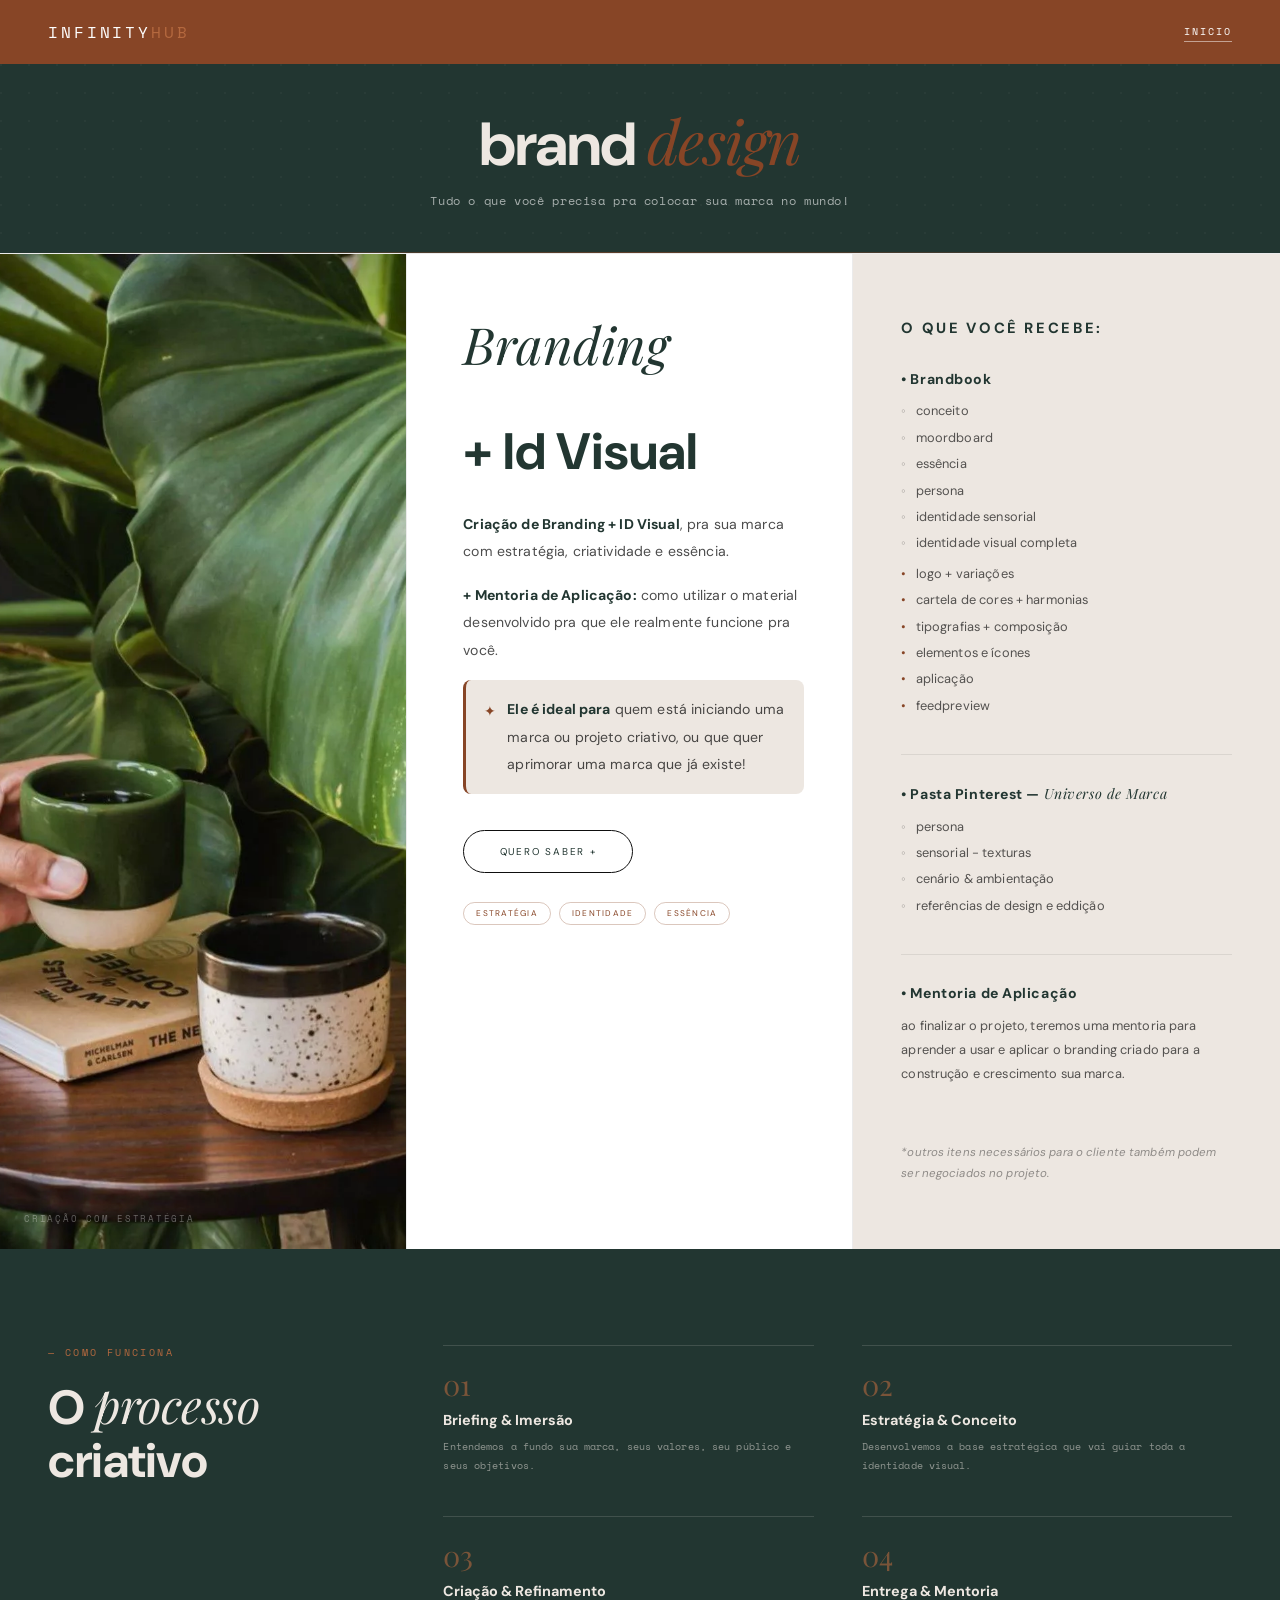
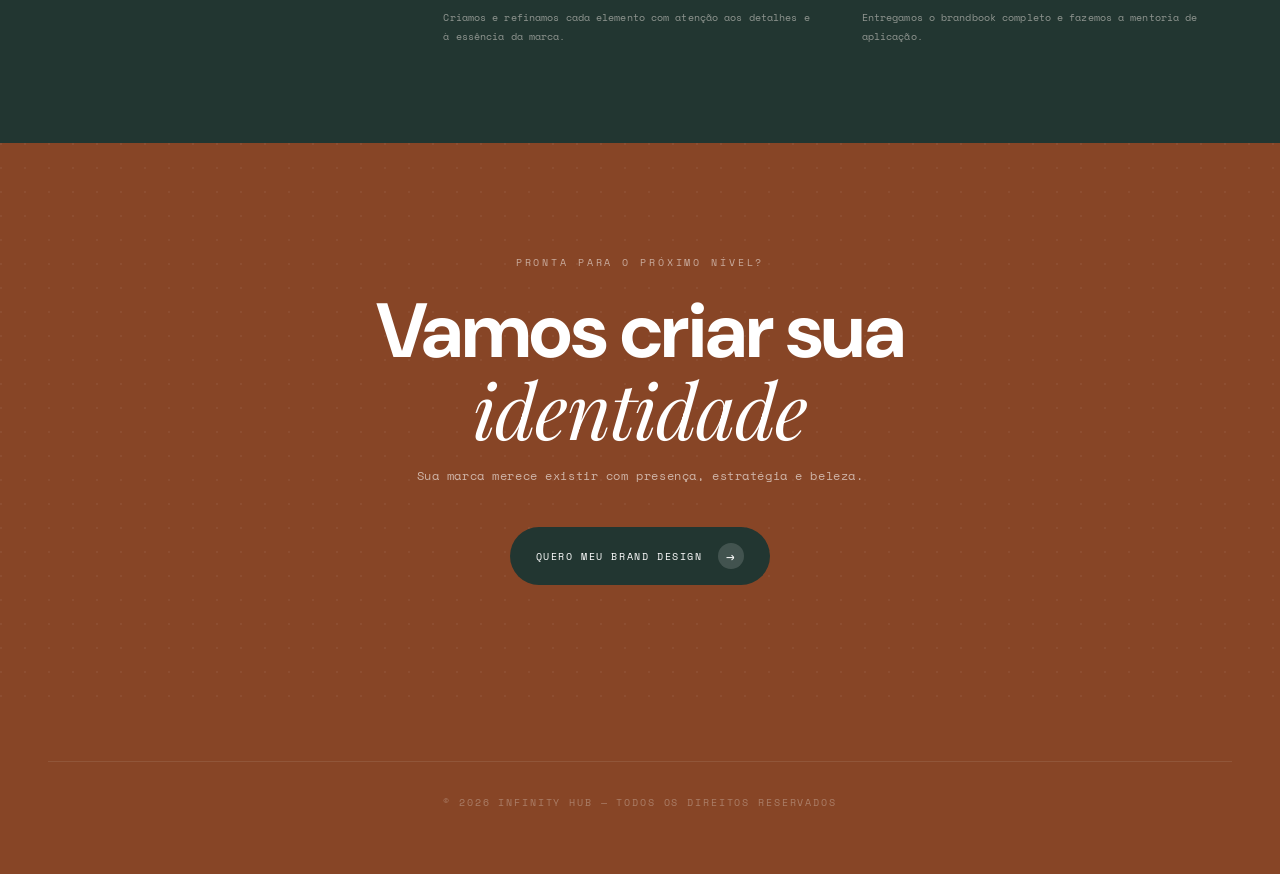
<file: branddesign.html>
<!DOCTYPE html>
<html lang="pt-BR">
<head>
  <meta charset="UTF-8" />
  <meta name="viewport" content="width=device-width, initial-scale=1.0" />
  <title>Brand Design | Infinity Hub</title>
  <link rel="preconnect" href="https://fonts.googleapis.com" />
  <link rel="preconnect" href="https://fonts.gstatic.com" crossorigin />
  <link href="https://fonts.googleapis.com/css2?family=DM+Sans:ital,wght@0,300;0,400;0,700;1,400&family=Playfair+Display:ital,wght@0,700;1,400;1,700&family=Space+Mono:wght@400;700&display=swap" rel="stylesheet" />
  <link rel="stylesheet" href="assets/css/style.css" />
</head>
<body>

  <!-- NAV -->
  <nav>
    <a href="/" class="nav-logo">Infinity<span>Hub</span></a>
    <ul class="nav-links">
      <li><a href="/index.html" class="nav-active">inicio</a></li>
    </ul>
  </nav>

  <!-- HERO BRAND DESIGN -->
  <section class="bd-hero fade d1">
    <div class="bd-hero-inner">
      <h1 class="bd-hero-title fade d2">brand <em>design</em></h1>
      <p class="bd-hero-sub fade d3">Tudo o que você precisa pra colocar sua marca no mundo!</p>
    </div>
  </section>

  <!-- BLOCO PRINCIPAL: FOTO + CONTEÚDO + LISTA -->
  <section class="bd-main">

   <!-- Coluna 1: Foto -->
    <div class="bd-foto fade-scroll">
      <div class="bd-foto-inner">
        <div class="bd-foto-placeholder">
          <img src="assets/imagem/brand.webp" alt="Foto do estúdio Infinity Hub" />
        </div>
        <div class="bd-foto-caption">
          <span>criação com estratégia</span>
        </div>
      </div>
    </div>

    <!-- Coluna 2: Texto principal -->
    <div class="bd-content fade-scroll">
      <div class="bd-content-inner">
        <h2 class="bd-content-title">
          <em>Branding</em><br>
          <span>+ Id Visual</span>
        </h2>

        <div class="bd-content-body">
          <p>
            <strong>Criação de Branding + ID Visual</strong>, pra sua marca
            com estratégia, criatividade e essência.
          </p>
          <p>
            <strong>+ Mentoria de Aplicação:</strong> como utilizar o material
            desenvolvido pra que ele realmente funcione pra você.
          </p>
          <p class="bd-ideal">
            <span class="bd-ideal-icon">✦</span>
            <span><strong>Ele é ideal para</strong> quem está iniciando uma marca
            ou projeto criativo, ou que quer aprimorar uma marca que já existe!</span>
          </p>
        </div>

        <a href="#contato" class="bd-cta">
          Quero saber +
        </a>

        <div class="bd-badges">
          <span class="bd-badge">estratégia</span>
          <span class="bd-badge">identidade</span>
          <span class="bd-badge">essência</span>
        </div>
      </div>
    </div>

    <!-- Coluna 3: Lista o que você recebe -->
    <div class="bd-lista fade-scroll">
      <div class="bd-lista-inner">
        <h3 class="bd-lista-title">O que você recebe:</h3>

        <div class="bd-lista-group">
          <p class="bd-lista-group-title">• Brandbook</p>
          <ul>
            <li>conceito</li>
            <li>moordboard</li>
            <li>essência</li>
            <li>persona</li>
            <li>identidade sensorial</li>
            <li>identidade visual completa</li>
          </ul>
          <ul class="bd-lista-dotted">
            <li>logo + variações</li>
            <li>cartela de cores + harmonias</li>
            <li>tipografias + composição</li>
            <li>elementos e ícones</li>
            <li>aplicação</li>
            <li>feedpreview</li>
          </ul>
        </div>

        <div class="bd-lista-group">
          <p class="bd-lista-group-title">• Pasta Pinterest — <em>Universo de Marca</em></p>
          <ul>
            <li>persona</li>
            <li>sensorial - texturas</li>
            <li>cenário &amp; ambientação</li>
            <li>referências de design e eddição</li>
          </ul>
        </div>

        <div class="bd-lista-group">
          <p class="bd-lista-group-title">• Mentoria de Aplicação</p>
          <p class="bd-lista-desc">
            ao finalizar o projeto, teremos uma mentoria para aprender a usar e
            aplicar o branding criado para a construção e crescimento sua marca.
          </p>
        </div>

        <p class="bd-lista-obs">
          *outros itens necessários para o cliente também podem ser negociados no projeto.
        </p>
      </div>
    </div>
  </section>

  <!-- PROCESSO -->
  <section class="bd-processo fade-scroll">
    <div class="bd-processo-header">
      <span class="bd-processo-label">— como funciona</span>
      <h2 class="bd-processo-title">O <em>processo</em><br>criativo</h2>
    </div>
    <div class="bd-processo-steps">
      <div class="bd-step fade-scroll">
        <span class="bd-step-num">01</span>
        <strong>Briefing &amp; Imersão</strong>
        <p>Entendemos a fundo sua marca, seus valores, seu público e seus objetivos.</p>
      </div>
      <div class="bd-step fade-scroll">
        <span class="bd-step-num">02</span>
        <strong>Estratégia &amp; Conceito</strong>
        <p>Desenvolvemos a base estratégica que vai guiar toda a identidade visual.</p>
      </div>
      <div class="bd-step fade-scroll">
        <span class="bd-step-num">03</span>
        <strong>Criação &amp; Refinamento</strong>
        <p>Criamos e refinamos cada elemento com atenção aos detalhes e à essência da marca.</p>
      </div>
      <div class="bd-step fade-scroll">
        <span class="bd-step-num">04</span>
        <strong>Entrega &amp; Mentoria</strong>
        <p>Entregamos o brandbook completo e fazemos a mentoria de aplicação.</p>
      </div>
    </div>
  </section>

  <!-- CTA FINAL -->
  <section class="bd-cta-section fade-scroll" id="contato">
    <div class="bd-cta-inner">
      <span class="bd-cta-tag">pronta para o próximo nível?</span>
      <h2 class="bd-cta-big">Vamos criar sua<br><em>identidade</em></h2>
      <p>Sua marca merece existir com presença, estratégia e beleza.</p>
      <a href="https://wa.me/5531936182051?text=Olá,%20tenho%20interesse%20em%20Identidade%20Visual" class="btn-pill">
        Quero meu brand design
        <span class="btn-pill-arrow">→</span>
      </a>
    </div>
  </section>

  <!-- FOOTER -->
  <footer class="footer-simple">
    <p class="footer-copy">© 2026 Infinity Hub — todos os direitos reservados</p>
  </footer>

  <script src="assets/js/script.js"></script>
</body>
</html>
</file>
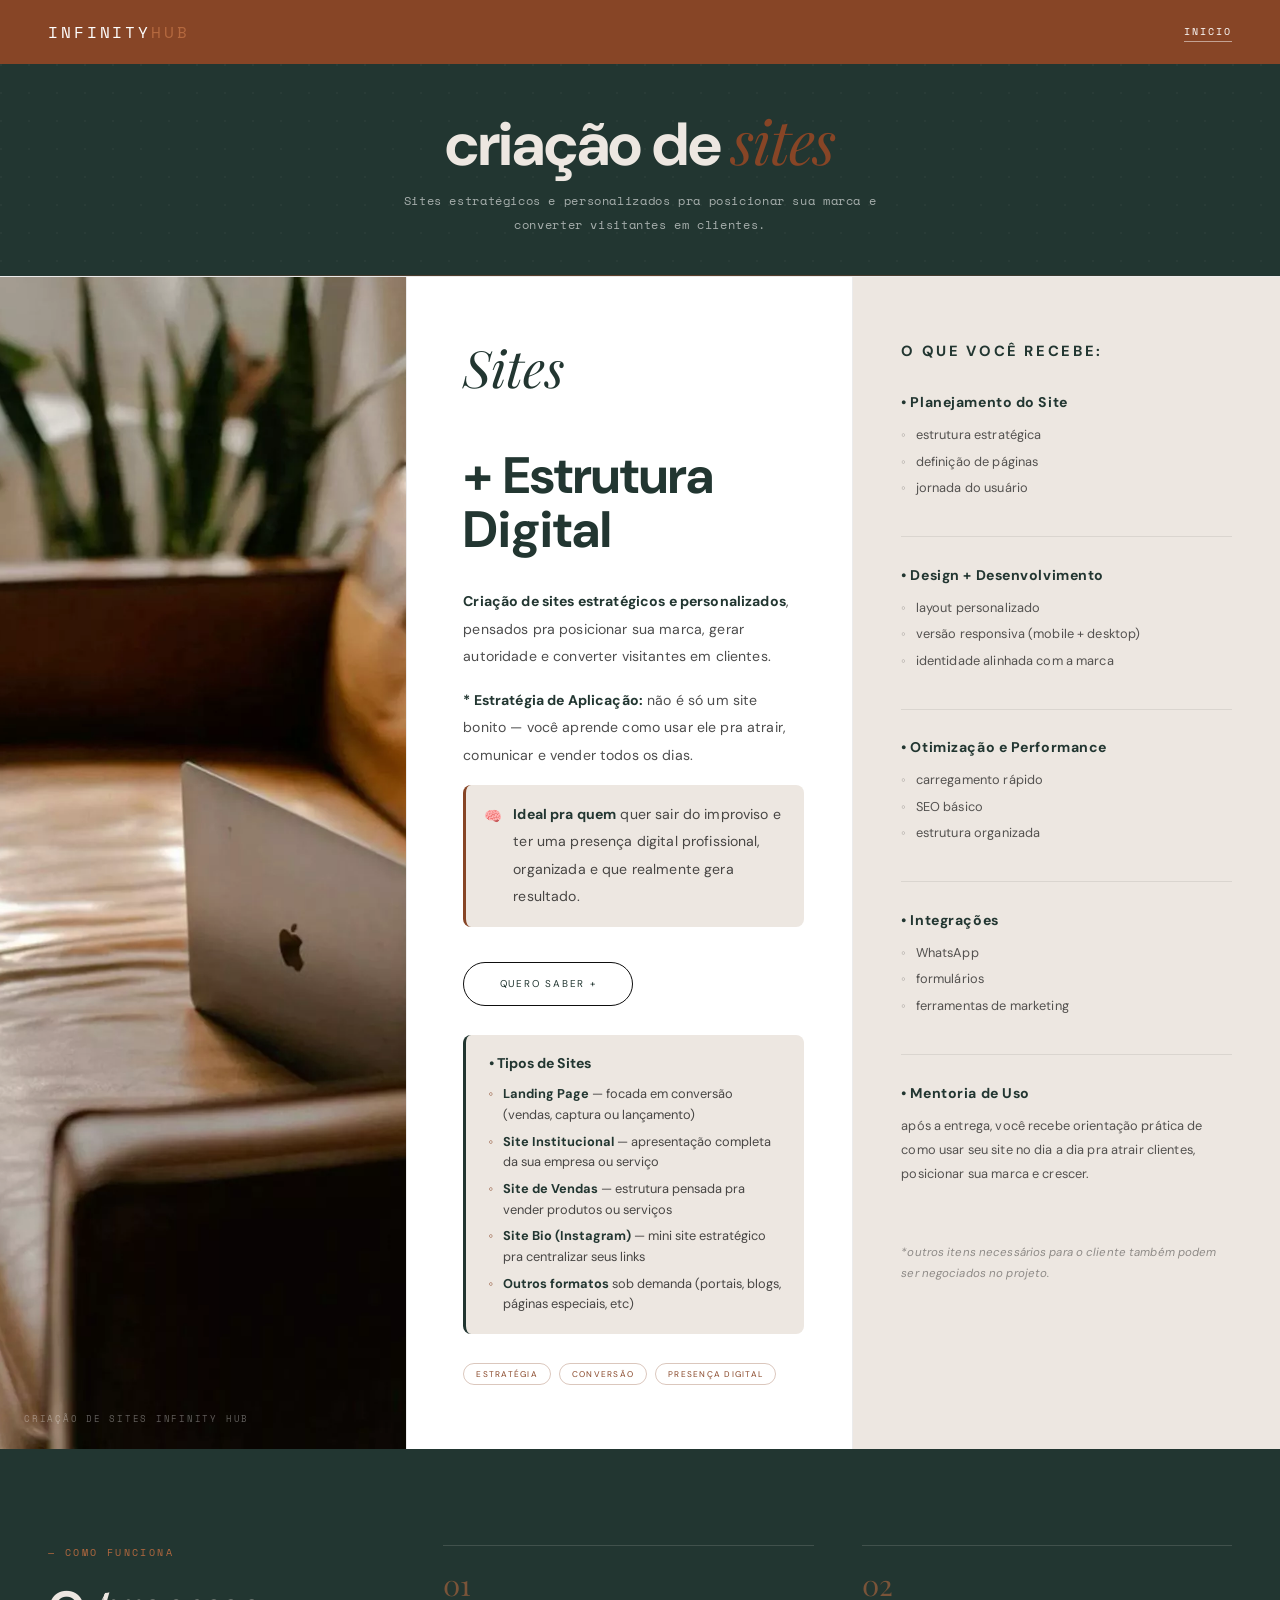
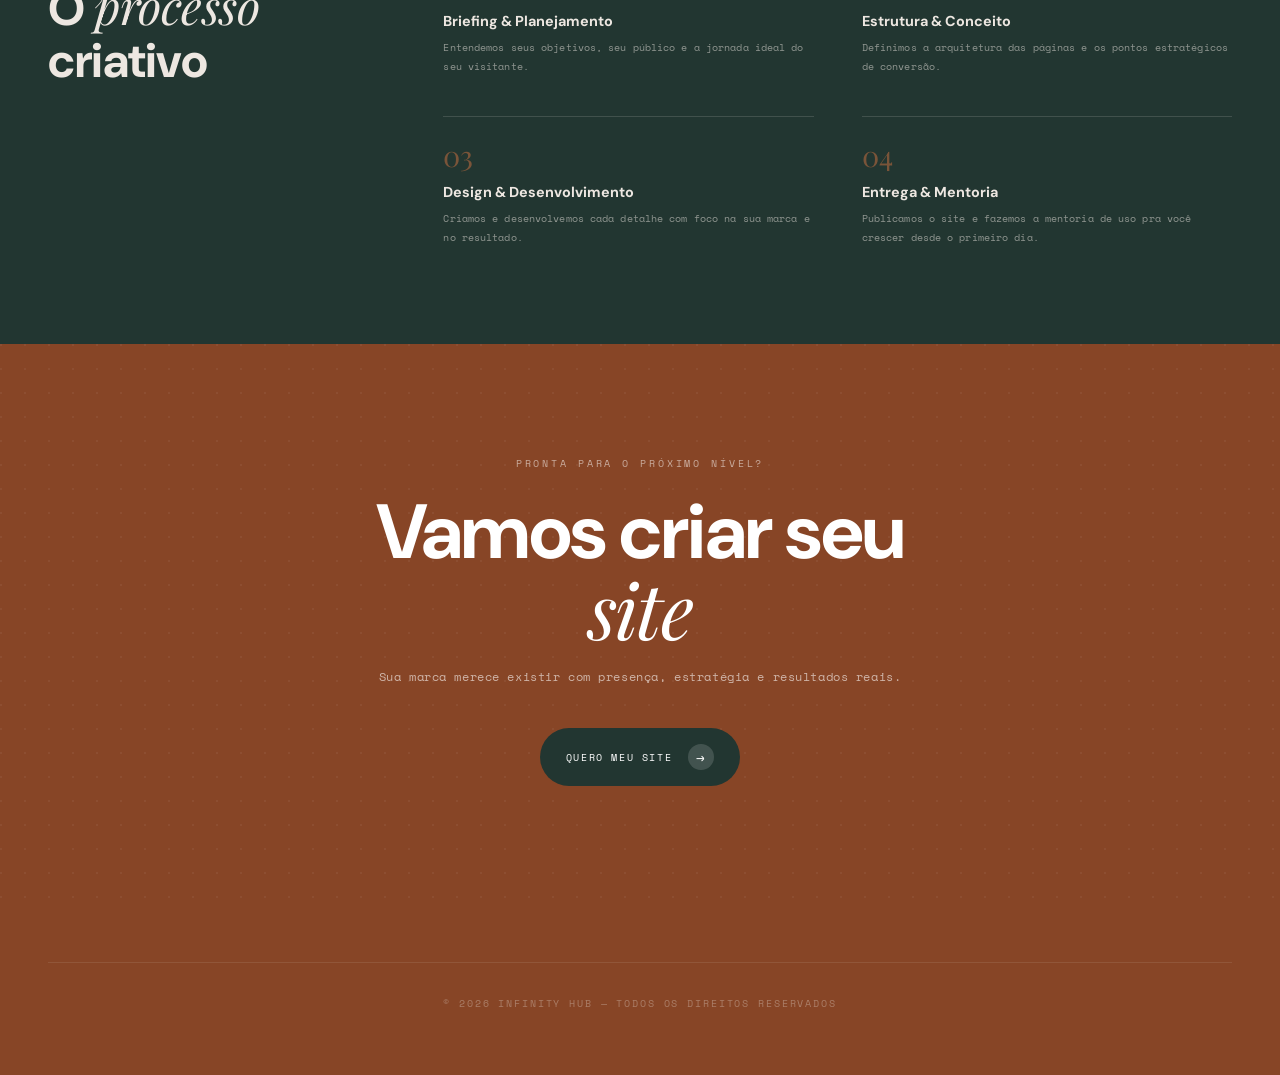
<file: criacaosite.html>
<!DOCTYPE html>
<html lang="pt-BR">
<head>
  <meta charset="UTF-8" />
  <meta name="viewport" content="width=device-width, initial-scale=1.0" />
  <title>Criação de Sites | Infinity Hub</title>
  <link rel="preconnect" href="https://fonts.googleapis.com" />
  <link rel="preconnect" href="https://fonts.gstatic.com" crossorigin />
  <link href="https://fonts.googleapis.com/css2?family=DM+Sans:ital,wght@0,300;0,400;0,700;1,400&family=Playfair+Display:ital,wght@0,700;1,400;1,700&family=Space+Mono:wght@400;700&display=swap" rel="stylesheet" />
  <link rel="stylesheet" href="assets/css/style.css" />
</head>
<body>

  <!-- NAV -->
  <nav>
    <a href="/" class="nav-logo">Infinity<span>Hub</span></a>
    <ul class="nav-links">
      <li><a href="index.html" class="nav-active">Inicio</a></li>
    </ul>
  </nav>

  <!-- HERO -->
  <section class="bd-hero fade d1">
    <div class="bd-hero-inner">
      <h1 class="bd-hero-title fade d2">criação de <em>sites</em></h1>
      <p class="bd-hero-sub fade d3">Sites estratégicos e personalizados pra posicionar sua marca e converter visitantes em clientes.</p>
    </div>
  </section>

  <!-- BLOCO PRINCIPAL: FOTO + CONTEÚDO + LISTA -->
  <section class="bd-main">

    <!-- Coluna 1: Foto -->
    <div class="bd-foto fade-scroll">
      <div class="bd-foto-inner">
        <div class="bd-foto-placeholder">
          <img src="assets/imagem/site.webp" alt="Criação de Sites Infinity Hub" />
        </div>
        <div class="bd-foto-caption">
          <span>Criação de Sites Infinity Hub</span>
        </div>
      </div>
    </div>

    <!-- Coluna 2: Texto principal -->
    <div class="bd-content fade-scroll">
      <div class="bd-content-inner">
        <h2 class="bd-content-title">
          <em>Sites</em><br>
          <span>+ Estrutura Digital</span>
        </h2>

        <div class="bd-content-body">
          <p>
            <strong>Criação de sites estratégicos e personalizados</strong>, pensados
            pra posicionar sua marca, gerar autoridade e converter visitantes em clientes.
          </p>
          <p>
            <strong>* Estratégia de Aplicação:</strong> não é só um site bonito — você
            aprende como usar ele pra atrair, comunicar e vender todos os dias.
          </p>
          <p class="bd-ideal">
            <span class="bd-ideal-icon">🧠</span>
            <span><strong>Ideal pra quem</strong> quer sair do improviso e ter uma
            presença digital profissional, organizada e que realmente gera resultado.</span>
          </p>
        </div>

        <a href="#contato" class="bd-cta">
          Quero saber +
        </a>

        <div class="bd-tipos">
          <p class="bd-tipos-title">• Tipos de Sites</p>
          <ul>
            <li><strong>Landing Page</strong> — focada em conversão (vendas, captura ou lançamento)</li>
            <li><strong>Site Institucional</strong> — apresentação completa da sua empresa ou serviço</li>
            <li><strong>Site de Vendas</strong> — estrutura pensada pra vender produtos ou serviços</li>
            <li><strong>Site Bio (Instagram)</strong> — mini site estratégico pra centralizar seus links</li>
            <li><strong>Outros formatos</strong> sob demanda (portais, blogs, páginas especiais, etc)</li>
          </ul>
        </div>

        <div class="bd-badges">
          <span class="bd-badge">estratégia</span>
          <span class="bd-badge">conversão</span>
          <span class="bd-badge">presença digital</span>
        </div>
      </div>
    </div>

    <!-- Coluna 3: Lista o que você recebe -->
    <div class="bd-lista fade-scroll">
      <div class="bd-lista-inner">
        <h3 class="bd-lista-title">O que você recebe:</h3>

        <div class="bd-lista-group">
          <p class="bd-lista-group-title">• Planejamento do Site</p>
          <ul>
            <li>estrutura estratégica</li>
            <li>definição de páginas</li>
            <li>jornada do usuário</li>
          </ul>
        </div>

        <div class="bd-lista-group">
          <p class="bd-lista-group-title">• Design + Desenvolvimento</p>
          <ul>
            <li>layout personalizado</li>
            <li>versão responsiva (mobile + desktop)</li>
            <li>identidade alinhada com a marca</li>
          </ul>
        </div>

        <div class="bd-lista-group">
          <p class="bd-lista-group-title">• Otimização e Performance</p>
          <ul>
            <li>carregamento rápido</li>
            <li>SEO básico</li>
            <li>estrutura organizada</li>
          </ul>
        </div>

        <div class="bd-lista-group">
          <p class="bd-lista-group-title">• Integrações</p>
          <ul>
            <li>WhatsApp</li>
            <li>formulários</li>
            <li>ferramentas de marketing</li>
          </ul>
        </div>

        <div class="bd-lista-group">
          <p class="bd-lista-group-title">• Mentoria de Uso</p>
          <p class="bd-lista-desc">
            após a entrega, você recebe orientação prática de como usar seu site
            no dia a dia pra atrair clientes, posicionar sua marca e crescer.
          </p>
        </div>

        <p class="bd-lista-obs">
          *outros itens necessários para o cliente também podem ser negociados no projeto.
        </p>
      </div>
    </div>
  </section>

  <!-- PROCESSO -->
  <section class="bd-processo fade-scroll">
    <div class="bd-processo-header">
      <span class="bd-processo-label">— como funciona</span>
      <h2 class="bd-processo-title">O <em>processo</em><br>criativo</h2>
    </div>
    <div class="bd-processo-steps">
      <div class="bd-step fade-scroll">
        <span class="bd-step-num">01</span>
        <strong>Briefing &amp; Planejamento</strong>
        <p>Entendemos seus objetivos, seu público e a jornada ideal do seu visitante.</p>
      </div>
      <div class="bd-step fade-scroll">
        <span class="bd-step-num">02</span>
        <strong>Estrutura &amp; Conceito</strong>
        <p>Definimos a arquitetura das páginas e os pontos estratégicos de conversão.</p>
      </div>
      <div class="bd-step fade-scroll">
        <span class="bd-step-num">03</span>
        <strong>Design &amp; Desenvolvimento</strong>
        <p>Criamos e desenvolvemos cada detalhe com foco na sua marca e no resultado.</p>
      </div>
      <div class="bd-step fade-scroll">
        <span class="bd-step-num">04</span>
        <strong>Entrega &amp; Mentoria</strong>
        <p>Publicamos o site e fazemos a mentoria de uso pra você crescer desde o primeiro dia.</p>
      </div>
    </div>
  </section>

  <!-- CTA FINAL -->
  <section class="bd-cta-section fade-scroll" id="contato">
    <div class="bd-cta-inner">
      <span class="bd-cta-tag">pronta para o próximo nível?</span>
      <h2 class="bd-cta-big">Vamos criar seu<br><em>site</em></h2>
      <p>Sua marca merece existir com presença, estratégia e resultados reais.</p>
      <a href="https://wa.me/5531936182051?text=Olá,%20tenho%20interesse%20em%20Criação%20de%20Sites" class="btn-pill">
        Quero meu site
        <span class="btn-pill-arrow">→</span>
      </a>
    </div>
  </section>

  <!-- FOOTER -->
  <footer class="footer-simple">
    <p class="footer-copy">© 2026 Infinity Hub — todos os direitos reservados</p>
  </footer>

  <script src="assets/js/script.js"></script>
</body>
</html>
</file>
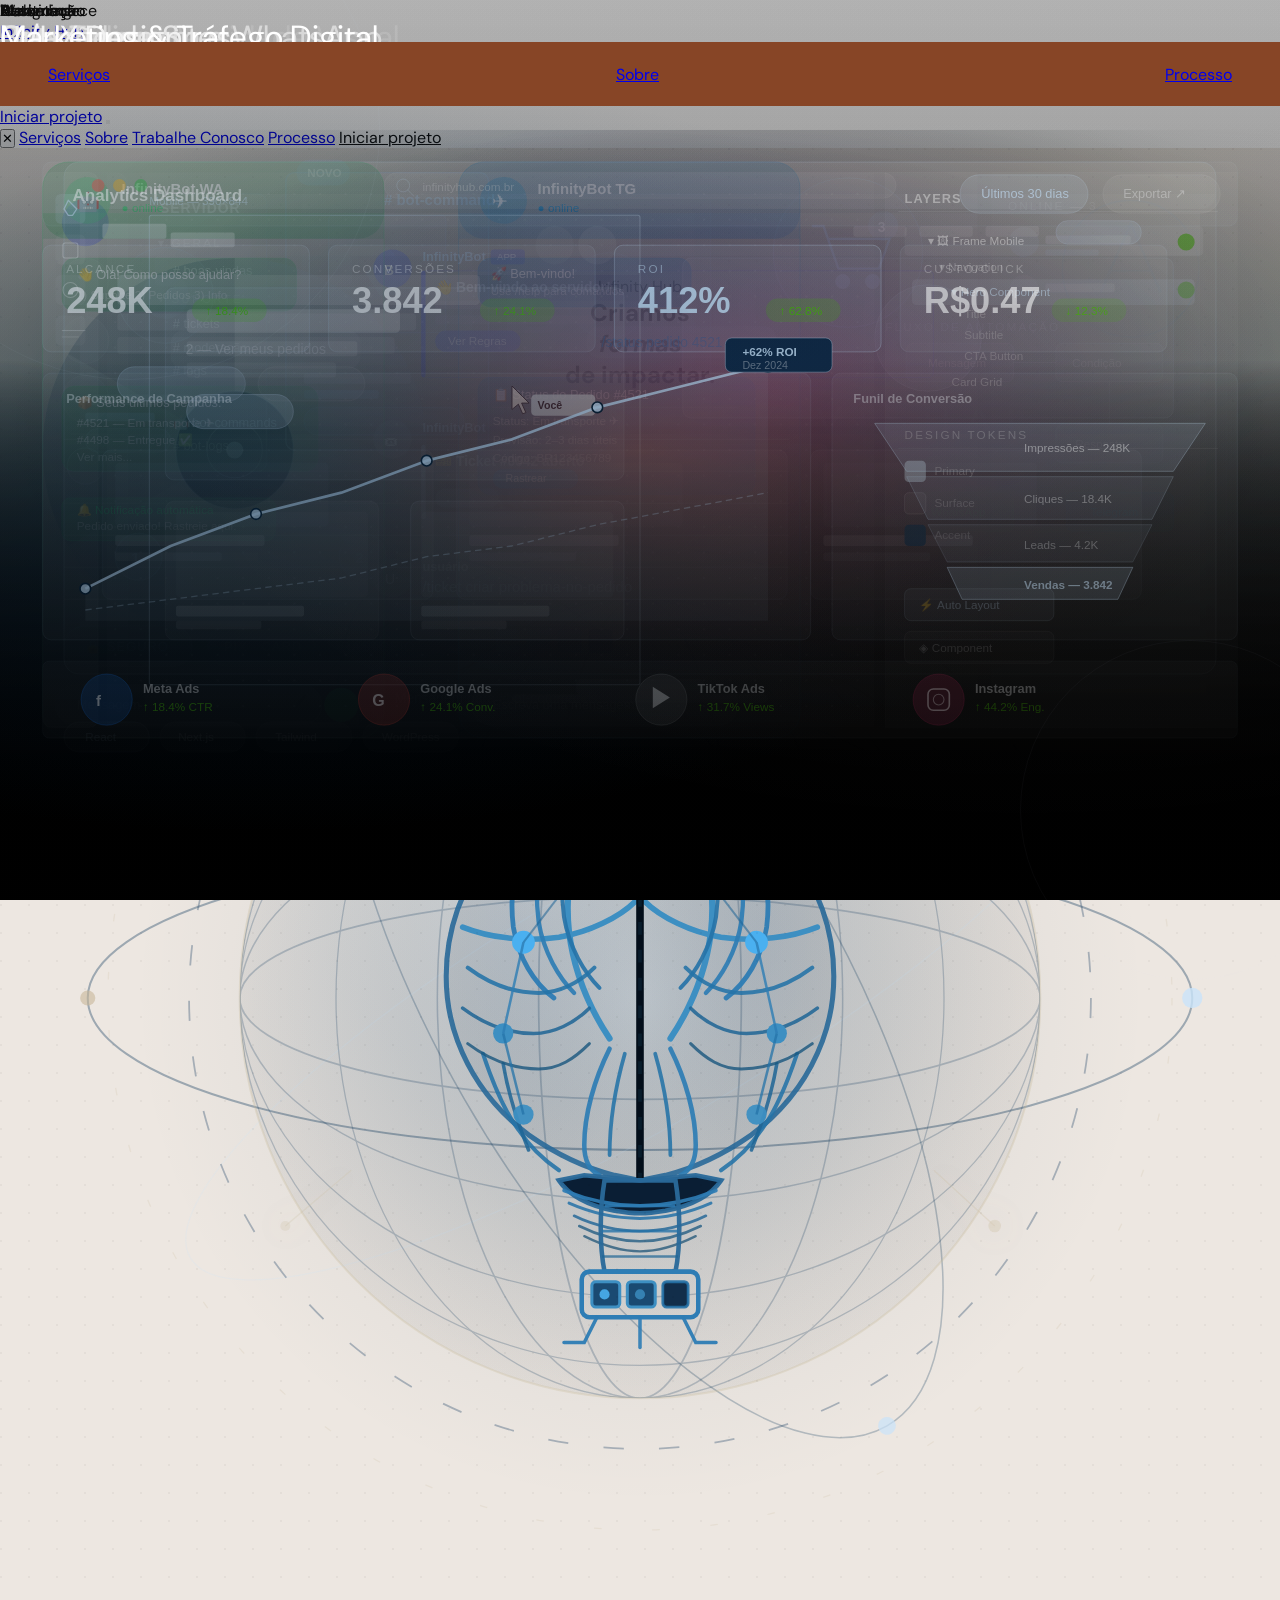
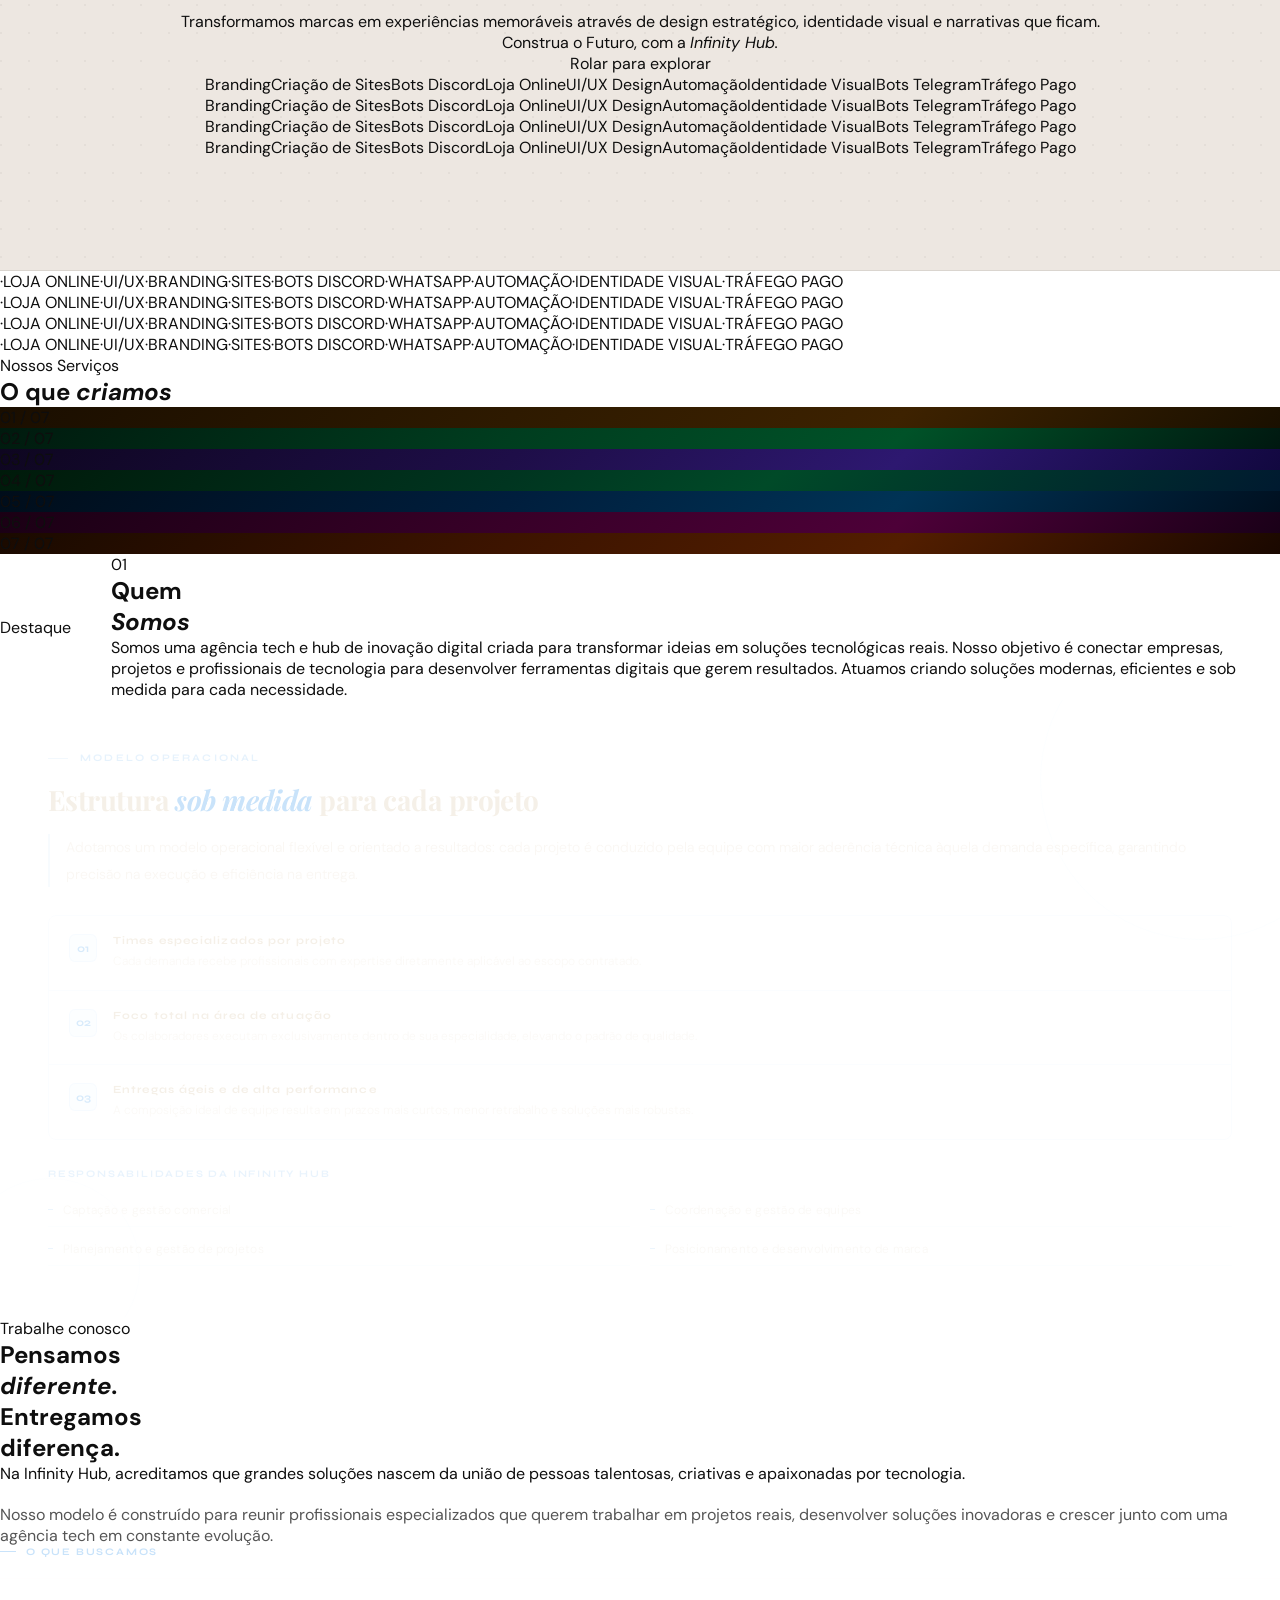
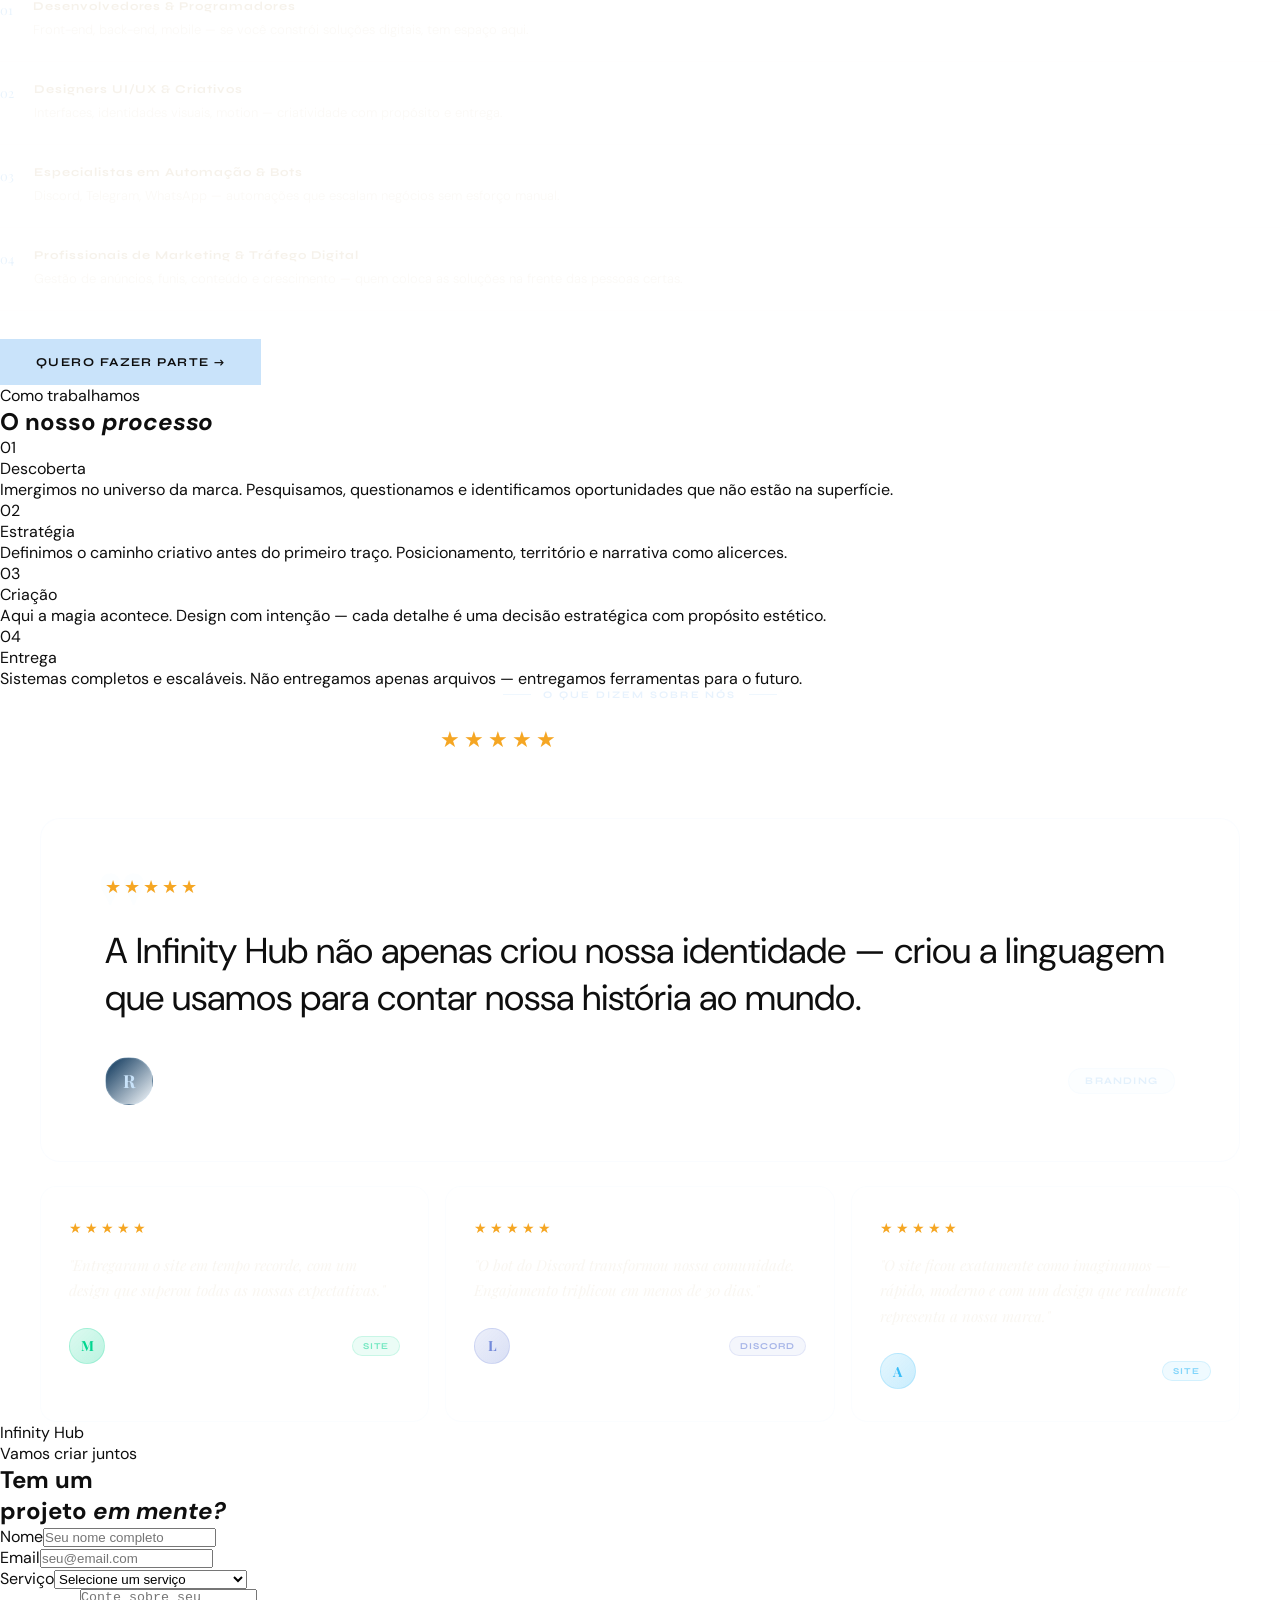
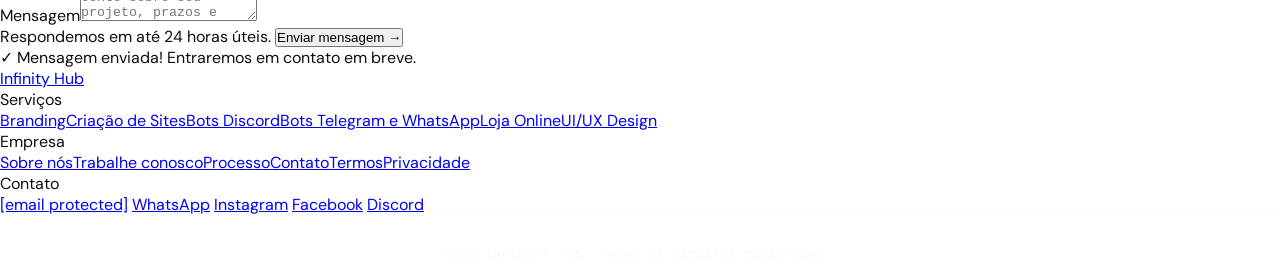
<file: inde.html>
<!DOCTYPE html>
<html lang="pt-BR">
<head>
<meta charset="UTF-8">
<meta name="viewport" content="width=device-width, initial-scale=1.0">
<title>Infinity Hub — Agência Criativa</title>
<link rel="preconnect" href="https://fonts.googleapis.com">
<link rel="preconnect" href="https://fonts.gstatic.com" crossorigin>
<link href="https://fonts.googleapis.com/css2?family=Playfair+Display:ital,wght@0,400;0,700;0,900;1,400;1,700&family=Syne:wght@400;500;600;700;800&family=DM+Sans:ital,opsz,wght@0,9..40,300;0,9..40,400;1,9..40,300&display=swap" rel="stylesheet">
<link rel="icon" type="image/png" href="assets/image/favicon.png">
<link rel="stylesheet" href="assets/css/style.css">
</head>
<body>
<div class="cursor-dot" id="cursorDot"></div>
<div class="cursor-ring" id="cursorRing"></div>
<div class="cursor-bubble" id="cursorBubble">&#8599;</div>

<header>
  <a href="#" class="logo">Infinity <span>Hub</span></a>
  <nav>
    <a href="#servicos">Servi&#231;os</a>
    <a href="#sobre">Sobre</a>
    <a href="#processo">Processo</a>
  </nav>
  <a href="#contato" class="header-cta">Iniciar projeto</a>
  <button class="nav-toggle" id="navToggle" aria-label="Menu">
    <span></span><span></span><span></span>
  </button>
</header>

<div class="mobile-nav" id="mobileNav">
  <button class="mobile-nav-close" id="mobileNavClose">✕</button>
  <a href="#servicos" class="mobile-nav-link">Servi&#231;os</a>
  <a href="#sobre" class="mobile-nav-link">Sobre</a>
  <a href="#trabalhe-conosco" class="mobile-nav-link">Trabalhe Conosco</a>
  <a href="#processo" class="mobile-nav-link">Processo</a>
  <a href="#contato" class="mobile-nav-link" style="color:var(--accent);opacity:1;">Iniciar projeto</a>
</div>

<section class="hero-wrap">
  <div class="hero-noise"></div>
<div class="hero">
  <div class="hero-eyebrow">
    <div class="eyebrow-tag">Infinity Hub</div>
    <h1 class="hero-title">Criamos<br><em>formas</em><br>de impactar.</h1>

  </div>
  <div class="hero-right">
    <!-- CYBER ORB VISUAL -->
    <div class="hero-orb-wrap">
      <svg viewBox="0 0 480 480" fill="none" xmlns="http://www.w3.org/2000/svg">
        <defs>
          <radialGradient id="glow-core" cx="50%" cy="50%" r="50%">
            <stop offset="0%" stop-color="#c9e3fa" stop-opacity="0.18"/>
            <stop offset="60%" stop-color="#073156" stop-opacity="0.06"/>
            <stop offset="100%" stop-color="#073156" stop-opacity="0"/>
          </radialGradient>
          <radialGradient id="glow-mid" cx="50%" cy="50%" r="50%">
            <stop offset="0%" stop-color="#073156" stop-opacity="0.12"/>
            <stop offset="100%" stop-color="#073156" stop-opacity="0"/>
          </radialGradient>
          <radialGradient id="sphere-grad" cx="38%" cy="35%" r="62%">
            <stop offset="0%" stop-color="#c9e3fa" stop-opacity="0.13"/>
            <stop offset="45%" stop-color="#073156" stop-opacity="0.07"/>
            <stop offset="100%" stop-color="#0D0D0D" stop-opacity="0.04"/>
          </radialGradient>
          <filter id="soft-glow">
            <feGaussianBlur stdDeviation="6" result="blur"/>
            <feMerge><feMergeNode in="blur"/><feMergeNode in="SourceGraphic"/></feMerge>
          </filter>
          <filter id="inner-glow">
            <feGaussianBlur stdDeviation="10" result="blur"/>
            <feMerge><feMergeNode in="blur"/><feMergeNode in="SourceGraphic"/></feMerge>
          </filter>
          <clipPath id="sphere-clip">
            <circle cx="240" cy="240" r="158"/>
          </clipPath>
        </defs>

        <g class="orb-float">
          <!-- Glow bg halo -->
          <circle cx="240" cy="240" r="200" fill="url(#glow-mid)" class="orb-glow-core"/>
          <circle cx="240" cy="240" r="160" fill="url(#glow-core)"/>

          <!-- Outer orbit rings -->
          <g class="orb-ring-1">
            <ellipse cx="240" cy="240" rx="218" ry="60" stroke="#073156" stroke-width="0.8" stroke-opacity="0.35" fill="none"/>
          </g>
          <g class="orb-ring-2">
            <ellipse cx="240" cy="240" rx="195" ry="80" stroke="#073156" stroke-width="0.6" stroke-opacity="0.25" fill="none" transform="rotate(60 240 240)"/>
          </g>
          <g class="orb-ring-3">
            <ellipse cx="240" cy="240" rx="205" ry="50" stroke="#c9e3fa" stroke-width="0.5" stroke-opacity="0.18" fill="none" transform="rotate(-30 240 240)"/>
          </g>

          <!-- Dashed orbit -->
          <g class="orb-dash-path">
            <circle cx="240" cy="240" r="178" stroke="#073156" stroke-width="0.7" stroke-dasharray="8 14" stroke-opacity="0.3" fill="none"/>
          </g>

          <!-- Main sphere -->
          <circle cx="240" cy="240" r="158" stroke="#C8B89A" stroke-width="0.8" stroke-opacity="0.3" fill="url(#sphere-grad)"/>

          <!-- Latitude lines (clipped) -->
          <g clip-path="url(#sphere-clip)" opacity="0.22">
            <ellipse cx="240" cy="240" rx="158" ry="40" stroke="#073156" stroke-width="0.7" fill="none"/>
            <ellipse cx="240" cy="240" rx="158" ry="80" stroke="#073156" stroke-width="0.6" fill="none"/>
            <ellipse cx="240" cy="240" rx="158" ry="118" stroke="#073156" stroke-width="0.5" fill="none"/>
            <ellipse cx="240" cy="240" rx="158" ry="145" stroke="#073156" stroke-width="0.5" fill="none"/>
            <!-- Longitude lines -->
            <ellipse cx="240" cy="240" rx="40" ry="158" stroke="#073156" stroke-width="0.7" fill="none"/>
            <ellipse cx="240" cy="240" rx="80" ry="158" stroke="#073156" stroke-width="0.6" fill="none"/>
            <ellipse cx="240" cy="240" rx="120" ry="158" stroke="#073156" stroke-width="0.5" fill="none"/>
          </g>

          <!-- ═══ CÉREBRO ANATÔMICO ═══ -->
          <g clip-path="url(#sphere-clip)">
            <defs>
              <radialGradient id="hemi-l" cx="35%" cy="40%" r="65%">
                <stop offset="0%" stop-color="#1a3a5c" stop-opacity="0.12"/>
                <stop offset="100%" stop-color="#071828" stop-opacity="0.05"/>
              </radialGradient>
              <radialGradient id="hemi-r" cx="65%" cy="40%" r="65%">
                <stop offset="0%" stop-color="#1a3a5c" stop-opacity="0.12"/>
                <stop offset="100%" stop-color="#071828" stop-opacity="0.05"/>
              </radialGradient>
            </defs>

            <!-- Fundo escuro atrás do cérebro -->

            <!-- ── SILHUETA HEMISFÉRIO ESQUERDO ── -->
            <path d="
              M240,155
              C228,154 214,157 202,164
              C186,173 174,188 168,205
              C162,222 162,241 168,257
              C174,273 184,285 196,294
              C206,301 218,307 230,310
              L240,312
              Z
            " fill="url(#hemi-l)" stroke="#2a6a9a" stroke-width="2" stroke-opacity="0.9"/>

            <!-- ── SILHUETA HEMISFÉRIO DIREITO ── -->
            <path d="
              M240,155
              C252,154 266,157 278,164
              C294,173 306,188 312,205
              C318,222 318,241 312,257
              C306,273 296,285 284,294
              C274,301 262,307 250,310
              L240,312
              Z
            " fill="url(#hemi-r)" stroke="#2a6a9a" stroke-width="2" stroke-opacity="0.9"/>

            <!-- ── GIROS HEMISFÉRIO ESQUERDO (convoluções em camadas) ── -->
            <!-- Sulco central de Rolando — linha mestra -->
            <path d="M220,162 C214,178 210,196 212,214 C214,230 220,244 228,256" stroke="#3d8fc2" stroke-width="2.4" fill="none" stroke-opacity="1" stroke-linecap="round"/>
            <!-- Sulco de Sylvius / lateral -->
            <path d="M170,212 C180,216 194,218 208,216 C220,214 232,208 238,202" stroke="#3d8fc2" stroke-width="2.2" fill="none" stroke-opacity="1" stroke-linecap="round"/>
            <!-- Giro frontal superior esq -->
            <path d="M200,166 C192,180 188,196 190,212 C192,224 198,234 206,240" stroke="#2e7db5" stroke-width="1.9" fill="none" stroke-opacity="0.95" stroke-linecap="round"/>
            <!-- Giro frontal médio esq -->
            <path d="M208,162 C200,176 198,194 200,210 C202,222 208,232 214,238" stroke="#2e7db5" stroke-width="1.7" fill="none" stroke-opacity="0.92" stroke-linecap="round"/>
            <!-- Giro pré-central esq -->
            <path d="M216,160 C210,175 208,192 210,208 C212,220 218,230 224,236" stroke="#2573a8" stroke-width="1.6" fill="none" stroke-opacity="0.9" stroke-linecap="round"/>
            <!-- Giro pós-central / parietal esq -->
            <path d="M228,260 C222,272 218,286 218,298 C218,304 220,308 224,310" stroke="#2e7db5" stroke-width="1.8" fill="none" stroke-opacity="0.92" stroke-linecap="round"/>
            <path d="M234,262 C230,276 228,290 228,302" stroke="#2573a8" stroke-width="1.5" fill="none" stroke-opacity="0.88" stroke-linecap="round"/>
            <!-- Sulcos occipitais esq -->
            <path d="M178,262 C182,274 186,284 192,292 C196,298 202,304 208,308" stroke="#2573a8" stroke-width="1.6" fill="none" stroke-opacity="0.88" stroke-linecap="round"/>
            <path d="M186,266 C188,278 192,290 196,300" stroke="#1f6596" stroke-width="1.4" fill="none" stroke-opacity="0.85" stroke-linecap="round"/>
            <!-- Giros temporais esq -->
            <path d="M172,228 C180,234 190,238 200,238 C208,238 216,234 222,228" stroke="#2573a8" stroke-width="1.6" fill="none" stroke-opacity="0.88" stroke-linecap="round"/>
            <path d="M170,244 C178,250 188,254 198,254 C206,254 214,250 220,244" stroke="#1f6596" stroke-width="1.4" fill="none" stroke-opacity="0.85" stroke-linecap="round"/>
            <path d="M172,258 C180,264 190,268 200,268 C208,268 214,264 220,258" stroke="#1a577f" stroke-width="1.2" fill="none" stroke-opacity="0.8" stroke-linecap="round"/>

            <!-- ── GIROS HEMISFÉRIO DIREITO (espelho) ── -->
            <!-- Sulco central de Rolando dir -->
            <path d="M260,162 C266,178 270,196 268,214 C266,230 260,244 252,256" stroke="#3d8fc2" stroke-width="2.4" fill="none" stroke-opacity="1" stroke-linecap="round"/>
            <!-- Sulco lateral dir -->
            <path d="M310,212 C300,216 286,218 272,216 C260,214 248,208 242,202" stroke="#3d8fc2" stroke-width="2.2" fill="none" stroke-opacity="1" stroke-linecap="round"/>
            <!-- Giro frontal superior dir -->
            <path d="M280,166 C288,180 292,196 290,212 C288,224 282,234 274,240" stroke="#2e7db5" stroke-width="1.9" fill="none" stroke-opacity="0.95" stroke-linecap="round"/>
            <!-- Giro frontal médio dir -->
            <path d="M272,162 C280,176 282,194 280,210 C278,222 272,232 266,238" stroke="#2e7db5" stroke-width="1.7" fill="none" stroke-opacity="0.92" stroke-linecap="round"/>
            <!-- Giro pré-central dir -->
            <path d="M264,160 C270,175 272,192 270,208 C268,220 262,230 256,236" stroke="#2573a8" stroke-width="1.6" fill="none" stroke-opacity="0.9" stroke-linecap="round"/>
            <!-- Giro pós-central dir -->
            <path d="M252,260 C258,272 262,286 262,298 C262,304 260,308 256,310" stroke="#2e7db5" stroke-width="1.8" fill="none" stroke-opacity="0.92" stroke-linecap="round"/>
            <path d="M246,262 C250,276 252,290 252,302" stroke="#2573a8" stroke-width="1.5" fill="none" stroke-opacity="0.88" stroke-linecap="round"/>
            <!-- Sulcos occipitais dir -->
            <path d="M302,262 C298,274 294,284 288,292 C284,298 278,304 272,308" stroke="#2573a8" stroke-width="1.6" fill="none" stroke-opacity="0.88" stroke-linecap="round"/>
            <path d="M294,266 C292,278 288,290 284,300" stroke="#1f6596" stroke-width="1.4" fill="none" stroke-opacity="0.85" stroke-linecap="round"/>
            <!-- Giros temporais dir -->
            <path d="M308,228 C300,234 290,238 280,238 C272,238 264,234 258,228" stroke="#2573a8" stroke-width="1.6" fill="none" stroke-opacity="0.88" stroke-linecap="round"/>
            <path d="M310,244 C302,250 292,254 282,254 C274,254 266,250 260,244" stroke="#1f6596" stroke-width="1.4" fill="none" stroke-opacity="0.85" stroke-linecap="round"/>
            <path d="M308,258 C300,264 290,268 280,268 C272,268 266,264 260,258" stroke="#1a577f" stroke-width="1.2" fill="none" stroke-opacity="0.8" stroke-linecap="round"/>

            <!-- ── FISSURA LONGITUDINAL ── -->
            <line x1="240" y1="155" x2="240" y2="312" stroke="#030e1a" stroke-width="3" stroke-opacity="1"/>
            <line x1="240" y1="155" x2="240" y2="312" stroke="#0a2030" stroke-width="1.5" stroke-opacity="0.8" stroke-dasharray="5 6"/>

            <!-- ── CEREBELO — lamelas horizontais ── -->
            <path d="M208,312 C212,318 220,322 230,324 C236,325 240,325 240,325 C240,325 244,325 250,324 C260,322 268,318 272,312 L262,310 L240,312 L218,310 Z"
              fill="#0a1e34" stroke="#2a6a9a" stroke-width="1.8" stroke-opacity="0.95"/>
            <!-- Lamelas -->
            <path d="M210,316 C220,320 230,322 240,322 C250,322 260,320 270,316" stroke="#2e7db5" stroke-width="1.4" fill="none" stroke-opacity="0.9" stroke-linecap="round"/>
            <path d="M212,321 C221,325 231,327 240,327 C249,327 259,325 268,321" stroke="#2573a8" stroke-width="1.2" fill="none" stroke-opacity="0.85" stroke-linecap="round"/>
            <path d="M214,326 C222,330 232,332 240,332 C248,332 258,330 266,326" stroke="#1f6596" stroke-width="1.1" fill="none" stroke-opacity="0.8" stroke-linecap="round"/>
            <path d="M216,330 C224,334 232,336 240,336 C248,336 256,334 264,330" stroke="#1a577f" stroke-width="1" fill="none" stroke-opacity="0.75" stroke-linecap="round"/>
            <path d="M218,334 C226,338 233,340 240,340 C247,340 254,338 262,334" stroke="#154d72" stroke-width="0.9" fill="none" stroke-opacity="0.7" stroke-linecap="round"/>

            <!-- ── TRONCO CEREBRAL ── -->
            <path d="M226,312 C224,324 224,338 226,348 L254,348 C256,338 256,324 254,312 Z"
              fill="none" stroke="#2a6a9a" stroke-width="1.8" stroke-opacity="0.95"/>
            <line x1="226" y1="322" x2="254" y2="322" stroke="#2e7db5" stroke-width="1.2" stroke-opacity="0.85"/>
            <line x1="225" y1="332" x2="255" y2="332" stroke="#2573a8" stroke-width="1.1" stroke-opacity="0.78"/>
            <line x1="225" y1="342" x2="255" y2="342" stroke="#1f6596" stroke-width="1" stroke-opacity="0.7"/>

            <!-- ── MÓDULO CYBER ── -->
            <rect x="217" y="348" width="46" height="18" rx="3" fill="none" stroke="#2e7db5" stroke-width="1.8" stroke-opacity="1"/>
            <rect x="221" y="352" width="11" height="10" rx="1.5" fill="#1a4a72" stroke="#3d8fc2" stroke-width="1.2" stroke-opacity="1"/>
            <rect x="235" y="352" width="11" height="10" rx="1.5" fill="#1a4a72" stroke="#3d8fc2" stroke-width="1.2" stroke-opacity="1"/>
            <rect x="249" y="352" width="10" height="10" rx="1.5" fill="#122e4a" stroke="#2573a8" stroke-width="1.1" stroke-opacity="0.9"/>
            <!-- LED no primeiro quadrado -->
            <circle cx="226" cy="357" r="2" fill="#4ab0f0" fill-opacity="0.9" class="orb-dot"/>
            <circle cx="240" cy="357" r="2" fill="#3d8fc2" fill-opacity="0.8" class="orb-dot-2"/>
            <!-- Fios -->
            <path d="M223,366 L218,376 L210,376" stroke="#2e7db5" stroke-width="1.4" fill="none" stroke-opacity="0.95" stroke-linecap="round"/>
            <path d="M240,366 L240,378" stroke="#2e7db5" stroke-width="1.4" fill="none" stroke-opacity="0.9" stroke-linecap="round"/>
            <path d="M257,366 L262,376 L270,376" stroke="#2e7db5" stroke-width="1.4" fill="none" stroke-opacity="0.95" stroke-linecap="round"/>

            <!-- ── NÓS NEURAIS ── -->
            <circle cx="194" cy="218" r="4.5" fill="#4ab0f0" fill-opacity="1" class="orb-dot"/>
            <circle cx="186" cy="254" r="4" fill="#3d8fc2" fill-opacity="1" class="orb-dot-2"/>
            <circle cx="194" cy="286" r="4" fill="#3d8fc2" fill-opacity="0.95" class="orb-dot-3"/>
            <circle cx="286" cy="218" r="4.5" fill="#4ab0f0" fill-opacity="1" class="orb-dot-2"/>
            <circle cx="294" cy="254" r="4" fill="#3d8fc2" fill-opacity="1" class="orb-dot-3"/>
            <circle cx="286" cy="286" r="4" fill="#3d8fc2" fill-opacity="0.95" class="orb-dot"/>
            <circle cx="240" cy="158" r="4.5" fill="#4ab0f0" fill-opacity="0.9" class="orb-dot-3"/>
            <!-- Conexões -->
            <line x1="194" y1="218" x2="186" y2="254" stroke="#2e7db5" stroke-width="1" stroke-opacity="0.8"/>
            <line x1="186" y1="254" x2="194" y2="286" stroke="#2573a8" stroke-width="1" stroke-opacity="0.75"/>
            <line x1="286" y1="218" x2="294" y2="254" stroke="#2e7db5" stroke-width="1" stroke-opacity="0.8"/>
            <line x1="294" y1="254" x2="286" y2="286" stroke="#2573a8" stroke-width="1" stroke-opacity="0.75"/>
            <line x1="240" y1="158" x2="194" y2="218" stroke="#1f6596" stroke-width="0.8" stroke-opacity="0.55"/>
            <line x1="240" y1="158" x2="286" y2="218" stroke="#1f6596" stroke-width="0.8" stroke-opacity="0.55"/>
          </g>

          <!-- Orbiting dots on outer ring -->
          <g class="orb-ring-1">
            <circle cx="458" cy="240" r="4" fill="#c9e3fa" class="orb-dot" fill-opacity="0.8"/>
            <circle cx="22" cy="240" r="3" fill="#C8B89A" class="orb-dot-2" fill-opacity="0.6"/>
          </g>
          <g class="orb-ring-2">
            <circle cx="435" cy="240" r="3.5" fill="#c9e3fa" class="orb-dot-3" fill-opacity="0.7" transform="rotate(60 240 240)"/>
          </g>

          <!-- Node connectors (outside sphere, decorative) -->
          <g filter="url(#soft-glow)" opacity="0.7">
            <line x1="398" y1="165" x2="370" y2="185" stroke="#c9e3fa" stroke-width="0.7" stroke-opacity="0.4"/>
            <circle cx="398" cy="165" r="3" fill="#c9e3fa" fill-opacity="0.5"/>
            <line x1="82" y1="170" x2="112" y2="190" stroke="#c9e3fa" stroke-width="0.7" stroke-opacity="0.35"/>
            <circle cx="82" cy="170" r="2.5" fill="#c9e3fa" fill-opacity="0.4"/>
            <line x1="380" y1="330" x2="356" y2="308" stroke="#C8B89A" stroke-width="0.6" stroke-opacity="0.35"/>
            <circle cx="380" cy="330" r="2.5" fill="#C8B89A" fill-opacity="0.4"/>
            <line x1="100" y1="330" x2="126" y2="308" stroke="#C8B89A" stroke-width="0.6" stroke-opacity="0.3"/>
            <circle cx="100" cy="330" r="2" fill="#C8B89A" fill-opacity="0.3"/>
          </g>

          <!-- Outer dashed accent ring -->
          <g class="orb-ring-4">
            <circle cx="240" cy="240" r="210" stroke="#C8B89A" stroke-width="0.5" stroke-dasharray="3 20" stroke-opacity="0.2" fill="none"/>
          </g>
        </g>
      </svg>
      <canvas id="orbParticles" style="position:absolute;inset:0;width:100%;height:100%;pointer-events:none;z-index:10;"></canvas>
    </div>
    <div class="hero-divider" style="width:100%;max-width:360px;"></div>
    <p class="hero-desc">Transformamos marcas em experi&#234;ncias memor&#225;veis atrav&#233;s de design estrat&#233;gico, identidade visual e narrativas que ficam.</p>
    <div class="hero-tagline">Construa o Futuro, com a <em>Infinity Hub.</em></div>
  </div>
  <div class="hero-bottom">
    <div class="scroll-hint"><div class="scroll-line"></div>Rolar para explorar</div>
    <div class="hero-marquee-wrap">
      <div class="hero-marquee">
        <div class="hero-marquee-group"><span class="marquee-item">Branding</span><span class="marquee-item">Criação de Sites</span><span class="marquee-item">Bots Discord</span><span class="marquee-item">Loja Online</span><span class="marquee-item">UI/UX Design</span><span class="marquee-item">Automação</span><span class="marquee-item">Identidade Visual</span><span class="marquee-item">Bots Telegram</span><span class="marquee-item">Tráfego Pago</span></div>
        <div class="hero-marquee-group" aria-hidden="true"><span class="marquee-item">Branding</span><span class="marquee-item">Criação de Sites</span><span class="marquee-item">Bots Discord</span><span class="marquee-item">Loja Online</span><span class="marquee-item">UI/UX Design</span><span class="marquee-item">Automação</span><span class="marquee-item">Identidade Visual</span><span class="marquee-item">Bots Telegram</span><span class="marquee-item">Tráfego Pago</span></div>
        <div class="hero-marquee-group" aria-hidden="true"><span class="marquee-item">Branding</span><span class="marquee-item">Criação de Sites</span><span class="marquee-item">Bots Discord</span><span class="marquee-item">Loja Online</span><span class="marquee-item">UI/UX Design</span><span class="marquee-item">Automação</span><span class="marquee-item">Identidade Visual</span><span class="marquee-item">Bots Telegram</span><span class="marquee-item">Tráfego Pago</span></div>
        <div class="hero-marquee-group" aria-hidden="true"><span class="marquee-item">Branding</span><span class="marquee-item">Criação de Sites</span><span class="marquee-item">Bots Discord</span><span class="marquee-item">Loja Online</span><span class="marquee-item">UI/UX Design</span><span class="marquee-item">Automação</span><span class="marquee-item">Identidade Visual</span><span class="marquee-item">Bots Telegram</span><span class="marquee-item">Tráfego Pago</span></div>
      </div>
    </div>
  </div>
</div><!-- /hero -->
</section><!-- /hero-wrap -->

<div class="strip">
  <div class="strip-inner">
    <div class="strip-group"><span class="strip-item accent">·</span><span class="strip-item">LOJA ONLINE</span><span class="strip-item accent">·</span><span class="strip-item">UI/UX</span><span class="strip-item accent">·</span><span class="strip-item">BRANDING</span><span class="strip-item accent">·</span><span class="strip-item">SITES</span><span class="strip-item accent">·</span><span class="strip-item">BOTS DISCORD</span><span class="strip-item accent">·</span><span class="strip-item">WHATSAPP</span><span class="strip-item accent">·</span><span class="strip-item">AUTOMAÇÃO</span><span class="strip-item accent">·</span><span class="strip-item">IDENTIDADE VISUAL</span><span class="strip-item accent">·</span><span class="strip-item">TRÁFEGO PAGO</span></div>
    <div class="strip-group" aria-hidden="true"><span class="strip-item accent">·</span><span class="strip-item">LOJA ONLINE</span><span class="strip-item accent">·</span><span class="strip-item">UI/UX</span><span class="strip-item accent">·</span><span class="strip-item">BRANDING</span><span class="strip-item accent">·</span><span class="strip-item">SITES</span><span class="strip-item accent">·</span><span class="strip-item">BOTS DISCORD</span><span class="strip-item accent">·</span><span class="strip-item">WHATSAPP</span><span class="strip-item accent">·</span><span class="strip-item">AUTOMAÇÃO</span><span class="strip-item accent">·</span><span class="strip-item">IDENTIDADE VISUAL</span><span class="strip-item accent">·</span><span class="strip-item">TRÁFEGO PAGO</span></div>
    <div class="strip-group" aria-hidden="true"><span class="strip-item accent">·</span><span class="strip-item">LOJA ONLINE</span><span class="strip-item accent">·</span><span class="strip-item">UI/UX</span><span class="strip-item accent">·</span><span class="strip-item">BRANDING</span><span class="strip-item accent">·</span><span class="strip-item">SITES</span><span class="strip-item accent">·</span><span class="strip-item">BOTS DISCORD</span><span class="strip-item accent">·</span><span class="strip-item">WHATSAPP</span><span class="strip-item accent">·</span><span class="strip-item">AUTOMAÇÃO</span><span class="strip-item accent">·</span><span class="strip-item">IDENTIDADE VISUAL</span><span class="strip-item accent">·</span><span class="strip-item">TRÁFEGO PAGO</span></div>
    <div class="strip-group" aria-hidden="true"><span class="strip-item accent">·</span><span class="strip-item">LOJA ONLINE</span><span class="strip-item accent">·</span><span class="strip-item">UI/UX</span><span class="strip-item accent">·</span><span class="strip-item">BRANDING</span><span class="strip-item accent">·</span><span class="strip-item">SITES</span><span class="strip-item accent">·</span><span class="strip-item">BOTS DISCORD</span><span class="strip-item accent">·</span><span class="strip-item">WHATSAPP</span><span class="strip-item accent">·</span><span class="strip-item">AUTOMAÇÃO</span><span class="strip-item accent">·</span><span class="strip-item">IDENTIDADE VISUAL</span><span class="strip-item accent">·</span><span class="strip-item">TRÁFEGO PAGO</span></div>
  </div>
</div>

<section class="projects" id="servicos">
  <div class="section-header reveal">
    <div>
      <div class="section-overline">Nossos Servi&#231;os</div>
      <h2 class="section-title">O que <em>criamos</em></h2>
    </div>
  </div>
  <div class="stack-cards-wrap">
  <div class="projects-grid stack-cards">

    <!-- CARD 1: Branding & Identidade Visual -->
    <div class="proj-card card-1 card-bg-1 reveal stagger-1" style="background:linear-gradient(135deg,#1a0e00 0%,#2e1a00 40%,#3d2200 70%,#1a1000 100%);">
      <div class="stack-card-num">01 / 07</div>
      <div class="card-visual" style="inset:0;position:absolute;overflow:hidden;">
        <svg viewBox="0 0 1200 600" fill="none" xmlns="http://www.w3.org/2000/svg" style="width:100%;height:100%;opacity:1;">
          <defs>
            <radialGradient id="bg1" cx="30%" cy="50%"><stop offset="0%" stop-color="#c8860a" stop-opacity="0.35"/><stop offset="100%" stop-color="transparent"/></radialGradient>
          </defs>
          <rect width="1200" height="600" fill="url(#bg1)"/>
          <!-- Letra A gigante watermark -->
          <text x="-40" y="620" font-family="Georgia,serif" font-size="700" font-weight="900" fill="white" fill-opacity="0.025" letter-spacing="-40">A</text>
          <!-- Círculo de cor - roda cromática de marca -->
          <circle cx="220" cy="300" r="180" stroke="#c9e3fa" stroke-width="0.5" fill="none" opacity="0.08"/>
          <circle cx="220" cy="300" r="130" stroke="#c9e3fa" stroke-width="0.5" fill="none" opacity="0.05"/>
          <!-- Fatias de cor da paleta -->
          <path d="M220 120 A180 180 0 0 1 376 390 L220 300 Z" fill="#c9e3fa" fill-opacity="0.18"/>
          <path d="M376 390 A180 180 0 0 1 220 480 L220 300 Z" fill="#7eb8f7" fill-opacity="0.14"/>
          <path d="M220 480 A180 180 0 0 1 64 390 L220 300 Z" fill="#3a7bd5" fill-opacity="0.14"/>
          <path d="M64 390 A180 180 0 0 1 64 210 L220 300 Z" fill="#073258" fill-opacity="0.2"/>
          <path d="M64 210 A180 180 0 0 1 220 120 L220 300 Z" fill="#0a1e3c" fill-opacity="0.3"/>
          <!-- Centro do logotipo -->
          <circle cx="220" cy="300" r="55" fill="#071428" stroke="#c9e3fa" stroke-width="1.5" stroke-opacity="0.35"/>
          <circle cx="220" cy="300" r="26" fill="none" stroke="#c9e3fa" stroke-width="1" stroke-opacity="0.4"/>
          <circle cx="220" cy="300" r="8" fill="#c9e3fa" fill-opacity="0.8"/>
          <!-- Linhas baseline tipografia -->
          <line x1="460" y1="110" x2="1100" y2="110" stroke="white" stroke-width="0.5" opacity="0.07"/>
          <line x1="460" y1="195" x2="1100" y2="195" stroke="white" stroke-width="0.5" opacity="0.05"/>
          <line x1="460" y1="235" x2="1100" y2="235" stroke="white" stroke-width="0.3" opacity="0.04"/>
          <!-- Specimen tipográfico -->
          <text x="465" y="190" font-family="Georgia,serif" font-size="110" font-weight="900" fill="white" fill-opacity="0.1" letter-spacing="-4">Branding</text>
          <text x="466" y="285" font-family="Arial,sans-serif" font-size="36" font-weight="200" fill="white" fill-opacity="0.2" letter-spacing="14">IDENTITY VISUAL</text>
          <!-- Escala de fontes -->
          <text x="465" y="355" font-family="Georgia,serif" font-size="28" fill="white" fill-opacity="0.3">Playfair Display — Aa Bb Cc 123</text>
          <text x="465" y="395" font-family="Arial,sans-serif" font-size="20" fill="white" fill-opacity="0.2">Syne — Aa Bb Cc Dd Ee Ff Gg</text>
          <text x="465" y="425" font-family="Arial,sans-serif" font-size="15" font-weight="300" fill="white" fill-opacity="0.15">DM Sans Light — The quick brown fox jumps</text>
          <!-- Divisor -->
          <line x1="465" y1="450" x2="1050" y2="450" stroke="#c9e3fa" stroke-width="0.6" stroke-opacity="0.15"/>
          <!-- Swatches inline -->
          <rect x="465" y="468" width="22" height="22" rx="3" fill="#c9e3fa" fill-opacity="0.7"/>
          <rect x="494" y="468" width="22" height="22" rx="3" fill="#7eb8f7" fill-opacity="0.55"/>
          <rect x="523" y="468" width="22" height="22" rx="3" fill="#3a7bd5" fill-opacity="0.5"/>
          <rect x="552" y="468" width="22" height="22" rx="3" fill="#073258" fill-opacity="0.7"/>
          <rect x="581" y="468" width="22" height="22" rx="3" fill="white" fill-opacity="0.07" stroke="white" stroke-width="0.6" stroke-opacity="0.3"/>
          <text x="615" y="483" font-family="Arial,sans-serif" font-size="12" fill="white" fill-opacity="0.2" letter-spacing="3">COLOR PALETTE</text>
          <!-- Símbolo de marca decorativo canto direito -->
          <g transform="translate(990,60)" opacity="0.2">
            <circle cx="70" cy="70" r="64" stroke="#c9e3fa" stroke-width="1.5" fill="none"/>
            <circle cx="70" cy="70" r="40" stroke="#c9e3fa" stroke-width="0.8" fill="none" stroke-dasharray="6 8"/>
            <path d="M42 92 L70 28 L98 92" stroke="#c9e3fa" stroke-width="2.5" fill="none" stroke-linejoin="round"/>
            <line x1="50" y1="72" x2="90" y2="72" stroke="#c9e3fa" stroke-width="2"/>
          </g>
        </svg>
      </div>
      <div class="card-overlay"><div class="card-cat">Identidade</div><div class="card-title">Branding e Identidade Visual</div><div class="card-year">Logo · Paleta · Tipografia · Guidelines</div><div class="card-cta">Saiba mais →</div></div>
    </div>

    <!-- CARD 2: Loja Online -->
    <div class="proj-card card-2 card-bg-2 reveal stagger-2" style="background:linear-gradient(135deg,#001a0e 0%,#003d1f 40%,#005228 70%,#001810 100%);">
      <div class="stack-card-num">02 / 07</div>
      <div class="card-visual" style="inset:0;position:absolute;overflow:hidden;">
        <svg viewBox="0 0 1200 600" fill="none" xmlns="http://www.w3.org/2000/svg" style="width:100%;height:100%;opacity:1;">
          <defs>
            <radialGradient id="bg2" cx="70%" cy="40%"><stop offset="0%" stop-color="#00a86b" stop-opacity="0.28"/><stop offset="100%" stop-color="transparent"/></radialGradient>
          </defs>
          <rect width="1200" height="600" fill="url(#bg2)"/>
          <!-- Grid de produtos estilo e-commerce -->
          <!-- Produto 1 -->
          <rect x="60" y="60" width="190" height="260" rx="8" fill="white" fill-opacity="0.04" stroke="#c9e3fa" stroke-width="0.8" stroke-opacity="0.25"/>
          <rect x="75" y="75" width="160" height="160" rx="5" fill="white" fill-opacity="0.05"/>
          <circle cx="155" cy="155" r="45" fill="#c9e3fa" fill-opacity="0.07" stroke="#c9e3fa" stroke-width="0.7" stroke-opacity="0.3"/>
          <circle cx="155" cy="155" r="22" fill="#c9e3fa" fill-opacity="0.1"/>
          <rect x="80" y="248" width="100" height="10" rx="2" fill="white" fill-opacity="0.25"/>
          <rect x="80" y="265" width="65" height="8" rx="2" fill="#c9e3fa" fill-opacity="0.5"/>
          <rect x="80" y="280" width="80" height="22" rx="11" fill="#c9e3fa" fill-opacity="0.12" stroke="#c9e3fa" stroke-width="0.6" stroke-opacity="0.4"/>
          <!-- Produto 2 (destacado) -->
          <rect x="268" y="40" width="190" height="260" rx="8" fill="white" fill-opacity="0.06" stroke="#c9e3fa" stroke-width="1.2" stroke-opacity="0.45"/>
          <rect x="278" y="28" width="50" height="24" rx="12" fill="#c9e3fa" fill-opacity="0.3"/>
          <text x="288" y="44" font-family="Arial,sans-serif" font-size="11" font-weight="700" fill="white" fill-opacity="0.8">NOVO</text>
          <rect x="283" y="55" width="160" height="160" rx="5" fill="white" fill-opacity="0.06"/>
          <rect x="308" y="80" width="110" height="110" rx="4" fill="#c9e3fa" fill-opacity="0.08" stroke="#c9e3fa" stroke-width="0.8" stroke-opacity="0.35"/>
          <path d="M343 135 L363 108 L383 135 L370 155 L356 155 Z" fill="#c9e3fa" fill-opacity="0.18"/>
          <rect x="285" y="228" width="100" height="10" rx="2" fill="white" fill-opacity="0.28"/>
          <rect x="285" y="244" width="70" height="8" rx="2" fill="#c9e3fa" fill-opacity="0.55"/>
          <rect x="285" y="260" width="150" height="26" rx="13" fill="#c9e3fa" fill-opacity="0.18" stroke="#c9e3fa" stroke-width="0.8" stroke-opacity="0.5"/>
          <!-- Produto 3 -->
          <rect x="476" y="60" width="190" height="260" rx="8" fill="white" fill-opacity="0.04" stroke="#c9e3fa" stroke-width="0.8" stroke-opacity="0.25"/>
          <rect x="491" y="75" width="160" height="160" rx="5" fill="white" fill-opacity="0.05"/>
          <rect x="531" y="115" width="80" height="80" rx="40" fill="#c9e3fa" fill-opacity="0.07" stroke="#c9e3fa" stroke-width="0.7" stroke-opacity="0.3"/>
          <rect x="491" y="248" width="100" height="10" rx="2" fill="white" fill-opacity="0.22"/>
          <rect x="491" y="265" width="60" height="8" rx="2" fill="#c9e3fa" fill-opacity="0.45"/>
          <rect x="491" y="280" width="80" height="22" rx="11" fill="#c9e3fa" fill-opacity="0.1" stroke="#c9e3fa" stroke-width="0.6" stroke-opacity="0.3"/>
          <!-- Carrinho flutuante -->
          <g transform="translate(720,40)">
            <circle cx="75" cy="75" r="70" fill="white" fill-opacity="0.04" stroke="#c9e3fa" stroke-width="1" stroke-opacity="0.3"/>
            <path d="M42 50 L52 50 L66 90 L104 90 L114 62 L58 62" stroke="#c9e3fa" stroke-width="2.2" fill="none" stroke-linecap="round" stroke-linejoin="round" opacity="0.7"/>
            <circle cx="70" cy="102" r="7" fill="#c9e3fa" fill-opacity="0.6"/>
            <circle cx="98" cy="102" r="7" fill="#c9e3fa" fill-opacity="0.6"/>
            <circle cx="108" cy="50" r="14" fill="#c9e3fa" fill-opacity="0.25"/>
            <text x="103" y="56" font-family="Arial,sans-serif" font-size="13" font-weight="900" fill="white" fill-opacity="0.8">3</text>
          </g>
          <!-- Barra de pagamento -->
          <rect x="60" y="360" width="780" height="80" rx="10" fill="white" fill-opacity="0.04" stroke="#c9e3fa" stroke-width="0.6" stroke-opacity="0.15"/>
          <!-- Steps de checkout -->
          <circle cx="130" cy="400" r="22" fill="#c9e3fa" fill-opacity="0.2" stroke="#c9e3fa" stroke-width="1" stroke-opacity="0.6"/>
          <text x="123" y="406" font-family="Arial,sans-serif" font-size="14" font-weight="700" fill="#c9e3fa" fill-opacity="0.9">1</text>
          <rect x="162" y="396" width="80" height="8" rx="2" fill="white" fill-opacity="0.2"/>
          <line x1="255" y1="400" x2="310" y2="400" stroke="#c9e3fa" stroke-width="0.8" stroke-opacity="0.2" stroke-dasharray="5 4"/>
          <circle cx="340" cy="400" r="22" fill="#c9e3fa" fill-opacity="0.1" stroke="#c9e3fa" stroke-width="0.7" stroke-opacity="0.35"/>
          <text x="333" y="406" font-family="Arial,sans-serif" font-size="14" font-weight="700" fill="white" fill-opacity="0.35">2</text>
          <rect x="372" y="396" width="80" height="8" rx="2" fill="white" fill-opacity="0.12"/>
          <line x1="465" y1="400" x2="520" y2="400" stroke="#c9e3fa" stroke-width="0.8" stroke-opacity="0.15" stroke-dasharray="5 4"/>
          <circle cx="550" cy="400" r="22" fill="white" fill-opacity="0.04" stroke="white" stroke-width="0.6" stroke-opacity="0.2"/>
          <text x="543" y="406" font-family="Arial,sans-serif" font-size="14" font-weight="700" fill="white" fill-opacity="0.2">3</text>
          <rect x="582" y="396" width="80" height="8" rx="2" fill="white" fill-opacity="0.07"/>
          <!-- Badges de pagamento -->
          <rect x="60" y="465" width="120" height="38" rx="19" fill="#c9e3fa" fill-opacity="0.1" stroke="#c9e3fa" stroke-width="0.7" stroke-opacity="0.35"/>
          <text x="80" y="488" font-family="Arial,sans-serif" font-size="12" fill="#c9e3fa" fill-opacity="0.6" letter-spacing="1">🔒 SEGURO</text>
          <rect x="195" y="465" width="100" height="38" rx="19" fill="white" fill-opacity="0.04" stroke="white" stroke-width="0.5" stroke-opacity="0.18"/>
          <text x="210" y="488" font-family="Arial,sans-serif" font-size="12" fill="white" fill-opacity="0.28" letter-spacing="1">PIX · CARD</text>
          <rect x="308" y="465" width="110" height="38" rx="19" fill="white" fill-opacity="0.04" stroke="white" stroke-width="0.5" stroke-opacity="0.15"/>
          <text x="320" y="488" font-family="Arial,sans-serif" font-size="12" fill="white" fill-opacity="0.22" letter-spacing="1">RASTREIO</text>
        </svg>
      </div>
      <div class="card-overlay"><div class="card-cat">E-commerce</div><div class="card-title">Loja Online</div><div class="card-year">Catálogo · Pagamentos · Gestão</div><div class="card-cta">Saiba mais →</div></div>
    </div>

    <!-- CARD 3: Bots Discord -->
    <div class="proj-card card-3 card-bg-3 reveal stagger-3" style="background:linear-gradient(135deg,#0e0620 0%,#1e0e48 40%,#2d1870 70%,#120840 100%);">
      <div class="stack-card-num">03 / 07</div>
      <div class="card-visual" style="inset:0;position:absolute;overflow:hidden;">
        <svg viewBox="0 0 1200 600" fill="none" xmlns="http://www.w3.org/2000/svg" style="width:100%;height:100%;opacity:1;">
          <defs>
            <radialGradient id="bg3" cx="50%" cy="50%"><stop offset="0%" stop-color="#7289da" stop-opacity="0.3"/><stop offset="100%" stop-color="transparent"/></radialGradient>
          </defs>
          <rect width="1200" height="600" fill="url(#bg3)"/>
          <!-- Interface Discord mockup -->
          <!-- Sidebar esquerda -->
          <rect x="40" y="40" width="80" height="520" rx="12" fill="white" fill-opacity="0.04" stroke="white" stroke-width="0.5" stroke-opacity="0.1"/>
          <!-- Server icons na sidebar -->
          <rect x="58" y="65" width="44" height="44" rx="22" fill="#5865f2" fill-opacity="0.4"/>
          <rect x="58" y="120" width="44" height="44" rx="22" fill="white" fill-opacity="0.06" stroke="white" stroke-width="0.5" stroke-opacity="0.2"/>
          <rect x="58" y="175" width="44" height="44" rx="22" fill="white" fill-opacity="0.04" stroke="white" stroke-width="0.5" stroke-opacity="0.15"/>
          <rect x="58" y="230" width="44" height="44" rx="22" fill="white" fill-opacity="0.04" stroke="white" stroke-width="0.5" stroke-opacity="0.12"/>
          <line x1="66" y1="285" x2="102" y2="285" stroke="white" stroke-width="0.5" stroke-opacity="0.15"/>
          <rect x="63" y="298" width="34" height="34" rx="17" fill="white" fill-opacity="0.03" stroke="#c9e3fa" stroke-width="0.7" stroke-opacity="0.25"/>
          <!-- Canal list -->
          <rect x="136" y="40" width="200" height="520" rx="0" fill="white" fill-opacity="0.03" stroke="white" stroke-width="0.3" stroke-opacity="0.1"/>
          <text x="150" y="78" font-family="Arial,sans-serif" font-size="13" font-weight="700" fill="white" fill-opacity="0.5" letter-spacing="1">SERVIDOR</text>
          <text x="148" y="110" font-family="Arial,sans-serif" font-size="11" fill="white" fill-opacity="0.25" letter-spacing="2">▾ GERAL</text>
          <rect x="145" y="118" width="185" height="28" rx="4" fill="white" fill-opacity="0.06"/>
          <text x="162" y="136" font-family="Arial,sans-serif" font-size="12" fill="white" fill-opacity="0.55"># boas-vindas</text>
          <text x="148" y="162" font-family="Arial,sans-serif" font-size="11" fill="white" fill-opacity="0.2" letter-spacing="2">▾ SUPORTE</text>
          <text x="162" y="186" font-family="Arial,sans-serif" font-size="12" fill="white" fill-opacity="0.4"># tickets</text>
          <text x="162" y="208" font-family="Arial,sans-serif" font-size="12" fill="white" fill-opacity="0.35"># moderação</text>
          <text x="162" y="230" font-family="Arial,sans-serif" font-size="12" fill="white" fill-opacity="0.3"># logs</text>
          <text x="148" y="256" font-family="Arial,sans-serif" font-size="11" fill="white" fill-opacity="0.2" letter-spacing="2">▾ BOTS</text>
          <text x="162" y="278" font-family="Arial,sans-serif" font-size="12" fill="#c9e3fa" fill-opacity="0.6">🤖 bot-commands</text>
          <text x="162" y="300" font-family="Arial,sans-serif" font-size="12" fill="white" fill-opacity="0.3"># bot-logs</text>
          <!-- Chat principal -->
          <rect x="336" y="40" width="580" height="520" rx="0" fill="white" fill-opacity="0.02"/>
          <!-- Header do canal -->
          <rect x="336" y="40" width="580" height="52" fill="white" fill-opacity="0.03" stroke="white" stroke-width="0.3" stroke-opacity="0.08"/>
          <text x="360" y="70" font-family="Arial,sans-serif" font-size="14" font-weight="700" fill="#c9e3fa" fill-opacity="0.7"># bot-commands</text>
          <!-- Mensagens no chat -->
          <!-- BOT mensagem de boas vindas -->
          <circle cx="368" cy="130" r="18" fill="#5865f2" fill-opacity="0.4"/>
          <text x="360" y="136" font-family="Arial,sans-serif" font-size="13" font-weight="700" fill="white" fill-opacity="0.8">B</text>
          <text x="396" y="123" font-family="Arial,sans-serif" font-size="12" font-weight="700" fill="#c9e3fa" fill-opacity="0.8">InfinityBot</text>
          <text x="440" y="123" font-family="Arial,sans-serif" font-size="10" fill="white" fill-opacity="0.2">BOT</text>
          <rect x="460" y="112" width="32" height="14" rx="3" fill="#5865f2" fill-opacity="0.4"/>
          <text x="466" y="122" font-family="Arial,sans-serif" font-size="9" fill="white" fill-opacity="0.7">APP</text>
          <!-- Embed de boas vindas -->
          <rect x="395" y="132" width="480" height="100" rx="4" fill="white" fill-opacity="0.04" stroke-left="3" stroke="#5865f2" stroke-width="0.5" stroke-opacity="0.4"/>
          <rect x="395" y="132" width="4" height="100" rx="2" fill="#5865f2" fill-opacity="0.6"/>
          <text x="408" y="152" font-family="Arial,sans-serif" font-size="13" font-weight="700" fill="white" fill-opacity="0.7">👋 Bem-vindo ao servidor!</text>
          <rect x="408" y="160" width="200" height="8" rx="2" fill="white" fill-opacity="0.12"/>
          <rect x="408" y="174" width="150" height="8" rx="2" fill="white" fill-opacity="0.08"/>
          <rect x="408" y="188" width="80" height="20" rx="10" fill="#5865f2" fill-opacity="0.4"/>
          <text x="420" y="202" font-family="Arial,sans-serif" font-size="11" fill="white" fill-opacity="0.7">Ver Regras</text>
          <!-- Ticket -->
          <circle cx="368" cy="290" r="18" fill="#c9e3fa" fill-opacity="0.15"/>
          <text x="360" y="296" font-family="Arial,sans-serif" font-size="13" fill="white" fill-opacity="0.6">🎟</text>
          <text x="396" y="283" font-family="Arial,sans-serif" font-size="12" font-weight="700" fill="#c9e3fa" fill-opacity="0.7">InfinityBot</text>
          <rect x="395" y="295" width="380" height="70" rx="4" fill="white" fill-opacity="0.04" stroke="#c9e3fa" stroke-width="0.5" stroke-opacity="0.2"/>
          <rect x="395" y="295" width="4" height="70" rx="2" fill="#c9e3fa" fill-opacity="0.4"/>
          <text x="408" y="315" font-family="Arial,sans-serif" font-size="13" font-weight="700" fill="white" fill-opacity="0.6">🎫 Ticket #0042 aberto</text>
          <rect x="408" y="322" width="160" height="7" rx="2" fill="white" fill-opacity="0.1"/>
          <rect x="408" y="336" width="60" height="18" rx="9" fill="#c9e3fa" fill-opacity="0.2"/>
          <rect x="475" y="336" width="60" height="18" rx="9" fill="white" fill-opacity="0.06"/>
          <!-- Comando do usuário -->
          <circle cx="368" cy="420" r="18" fill="white" fill-opacity="0.08"/>
          <text x="361" y="426" font-family="Arial,sans-serif" font-size="13" fill="white" fill-opacity="0.5">U</text>
          <text x="396" y="413" font-family="Arial,sans-serif" font-size="12" font-weight="700" fill="white" fill-opacity="0.5">usuário</text>
          <text x="396" y="433" font-family="Arial,sans-serif" font-size="14" fill="#c9e3fa" fill-opacity="0.6">/ticket criar problema-no-pedido</text>
          <!-- Campo de mensagem -->
          <rect x="350" y="510" width="550" height="44" rx="8" fill="white" fill-opacity="0.05" stroke="white" stroke-width="0.5" stroke-opacity="0.12"/>
          <text x="370" y="537" font-family="Arial,sans-serif" font-size="13" fill="white" fill-opacity="0.2">Mensagem para #bot-commands</text>
          <!-- Membros online -->
          <rect x="930" y="40" width="200" height="520" rx="0" fill="white" fill-opacity="0.02" stroke="white" stroke-width="0.3" stroke-opacity="0.08"/>
          <text x="945" y="75" font-family="Arial,sans-serif" font-size="11" fill="white" fill-opacity="0.25" letter-spacing="2">ONLINE — 3</text>
          <circle cx="960" cy="105" r="14" fill="#c9e3fa" fill-opacity="0.2"/>
          <circle cx="1112" cy="105" r="8" fill="#44b700" fill-opacity="0.8"/>
          <rect x="980" y="99" width="80" height="8" rx="2" fill="white" fill-opacity="0.25"/>
          <rect x="980" y="112" width="50" height="6" rx="2" fill="#c9e3fa" fill-opacity="0.2"/>
          <circle cx="960" cy="150" r="14" fill="white" fill-opacity="0.07"/>
          <circle cx="1112" cy="150" r="8" fill="#44b700" fill-opacity="0.5"/>
          <rect x="980" y="144" width="65" height="8" rx="2" fill="white" fill-opacity="0.2"/>
        </svg>
      </div>
      <div class="card-overlay"><div class="card-cat">Automação</div><div class="card-title">Bots Discord</div><div class="card-year">Moderação · Tickets · Integrações</div><div class="card-cta">Saiba mais →</div></div>
    </div>

    <!-- CARD 4: Bots Telegram & WhatsApp -->
    <div class="proj-card card-4 card-bg-4 reveal stagger-2" style="background:linear-gradient(135deg,#001a0a 0%,#003520 40%,#004a28 60%,#001a30 100%);">
      <div class="stack-card-num">04 / 07</div>
      <div class="card-visual" style="inset:0;position:absolute;overflow:hidden;">
        <svg viewBox="0 0 1200 600" fill="none" xmlns="http://www.w3.org/2000/svg" style="width:100%;height:100%;opacity:1;">
          <defs>
            <radialGradient id="bg4a" cx="25%" cy="50%"><stop offset="0%" stop-color="#00a86b" stop-opacity="0.2"/><stop offset="100%" stop-color="transparent"/></radialGradient>
            <radialGradient id="bg4b" cx="75%" cy="50%"><stop offset="0%" stop-color="#0088cc" stop-opacity="0.18"/><stop offset="100%" stop-color="transparent"/></radialGradient>
          </defs>
          <rect width="1200" height="600" fill="url(#bg4a)"/>
          <rect width="1200" height="600" fill="url(#bg4b)"/>
          <!-- WHATSAPP mockup (esquerda) -->
          <rect x="40" y="30" width="320" height="540" rx="24" fill="white" fill-opacity="0.04" stroke="#25d366" stroke-width="0.8" stroke-opacity="0.25"/>
          <!-- Header WA -->
          <rect x="40" y="30" width="320" height="72" rx="24" fill="#128c3a" fill-opacity="0.2"/>
          <rect x="40" y="78" width="320" height="24" fill="#128c3a" fill-opacity="0.15"/>
          <circle cx="82" cy="66" r="22" fill="#25d366" fill-opacity="0.25"/>
          <text x="71" y="73" font-family="Arial,sans-serif" font-size="18" fill="white" fill-opacity="0.7">🤖</text>
          <text x="114" y="60" font-family="Arial,sans-serif" font-size="14" font-weight="700" fill="white" fill-opacity="0.75">InfinityBot WA</text>
          <text x="114" y="77" font-family="Arial,sans-serif" font-size="11" fill="#25d366" fill-opacity="0.7">● online</text>
          <!-- Mensagens WA -->
          <rect x="58" y="120" width="220" height="50" rx="12" rx-top-left="4" fill="#128c3a" fill-opacity="0.25" stroke="#25d366" stroke-width="0.5" stroke-opacity="0.2"/>
          <text x="72" y="140" font-family="Arial,sans-serif" font-size="12" fill="white" fill-opacity="0.7">👋 Olá! Como posso ajudar?</text>
          <text x="72" y="158" font-family="Arial,sans-serif" font-size="11" fill="white" fill-opacity="0.3">1) Suporte  2) Pedidos  3) Info</text>
          <rect x="160" y="188" width="178" height="36" rx="12" fill="white" fill-opacity="0.07"/>
          <text x="174" y="210" font-family="Arial,sans-serif" font-size="13" fill="white" fill-opacity="0.55">2 — Ver meus pedidos</text>
          <!-- Bot resposta WA -->
          <rect x="58" y="240" width="240" height="80" rx="12" fill="#128c3a" fill-opacity="0.22" stroke="#25d366" stroke-width="0.5" stroke-opacity="0.2"/>
          <text x="72" y="260" font-family="Arial,sans-serif" font-size="12" fill="white" fill-opacity="0.7">📦 Seus últimos pedidos:</text>
          <text x="72" y="278" font-family="Arial,sans-serif" font-size="11" fill="white" fill-opacity="0.45">#4521 — Em transporte ✈</text>
          <text x="72" y="294" font-family="Arial,sans-serif" font-size="11" fill="white" fill-opacity="0.4">#4498 — Entregue ✅</text>
          <text x="72" y="310" font-family="Arial,sans-serif" font-size="11" fill="white" fill-opacity="0.35">Ver mais...</text>
          <!-- Notificação push WA -->
          <rect x="58" y="345" width="200" height="40" rx="8" fill="#25d366" fill-opacity="0.12" stroke="#25d366" stroke-width="0.6" stroke-opacity="0.3"/>
          <text x="72" y="360" font-family="Arial,sans-serif" font-size="11" fill="#25d366" fill-opacity="0.7">🔔 Notificação automática</text>
          <text x="72" y="375" font-family="Arial,sans-serif" font-size="11" fill="white" fill-opacity="0.4">Pedido enviado! Rastreie aqui.</text>
          <!-- Input WA -->
          <rect x="52" y="520" width="250" height="38" rx="19" fill="white" fill-opacity="0.05" stroke="white" stroke-width="0.4" stroke-opacity="0.15"/>
          <text x="72" y="543" font-family="Arial,sans-serif" font-size="12" fill="white" fill-opacity="0.2">Mensagem</text>
          <circle cx="320" cy="539" r="16" fill="#25d366" fill-opacity="0.4"/>
          <!-- TELEGRAM mockup (direita) -->
          <rect x="430" y="30" width="320" height="540" rx="24" fill="white" fill-opacity="0.04" stroke="#0088cc" stroke-width="0.8" stroke-opacity="0.25"/>
          <!-- Header TG -->
          <rect x="430" y="30" width="320" height="72" rx="24" fill="#0066aa" fill-opacity="0.2"/>
          <rect x="430" y="78" width="320" height="24" fill="#0066aa" fill-opacity="0.15"/>
          <circle cx="472" cy="66" r="22" fill="#0088cc" fill-opacity="0.3"/>
          <text x="461" y="73" font-family="Arial,sans-serif" font-size="18" fill="white" fill-opacity="0.7">✈</text>
          <text x="504" y="60" font-family="Arial,sans-serif" font-size="14" font-weight="700" fill="white" fill-opacity="0.75">InfinityBot TG</text>
          <text x="504" y="77" font-family="Arial,sans-serif" font-size="11" fill="#0088cc" fill-opacity="0.9">● online</text>
          <!-- Mensagens TG -->
          <rect x="448" y="120" width="200" height="46" rx="12" fill="#0066aa" fill-opacity="0.28" stroke="#0088cc" stroke-width="0.5" stroke-opacity="0.25"/>
          <text x="460" y="139" font-family="Arial,sans-serif" font-size="12" fill="white" fill-opacity="0.7">🚀 Bem-vindo!</text>
          <text x="460" y="155" font-family="Arial,sans-serif" font-size="11" fill="white" fill-opacity="0.4">Use /help para comandos</text>
          <!-- Comando -->
          <rect x="550" y="184" width="178" height="30" rx="12" fill="white" fill-opacity="0.06"/>
          <text x="564" y="203" font-family="Arial,sans-serif" font-size="13" fill="#0088cc" fill-opacity="0.8">/status pedido 4521</text>
          <!-- Resposta bot TG -->
          <rect x="448" y="232" width="260" height="110" rx="12" fill="#0066aa" fill-opacity="0.22" stroke="#0088cc" stroke-width="0.5" stroke-opacity="0.2"/>
          <text x="462" y="252" font-family="Arial,sans-serif" font-size="12" fill="white" fill-opacity="0.7">📋 Status do Pedido #4521</text>
          <line x1="462" y1="260" x2="692" y2="260" stroke="white" stroke-width="0.5" stroke-opacity="0.15"/>
          <text x="462" y="277" font-family="Arial,sans-serif" font-size="11" fill="white" fill-opacity="0.5">Status: Em transporte ✈</text>
          <text x="462" y="294" font-family="Arial,sans-serif" font-size="11" fill="white" fill-opacity="0.45">Previsão: 2–3 dias úteis</text>
          <text x="462" y="311" font-family="Arial,sans-serif" font-size="11" fill="white" fill-opacity="0.4">Código: BR123456789</text>
          <rect x="462" y="318" width="80" height="18" rx="9" fill="#0088cc" fill-opacity="0.35"/>
          <text x="474" y="330" font-family="Arial,sans-serif" font-size="10" fill="white" fill-opacity="0.7">Rastrear</text>
          <!-- Input TG -->
          <rect x="442" y="520" width="250" height="38" rx="19" fill="white" fill-opacity="0.05" stroke="white" stroke-width="0.4" stroke-opacity="0.15"/>
          <text x="462" y="543" font-family="Arial,sans-serif" font-size="12" fill="white" fill-opacity="0.2">Escreva uma mensagem...</text>
          <!-- Fluxo de automação conectando os dois -->
          <g opacity="0.35">
            <rect x="810" y="160" width="340" height="280" rx="10" fill="white" fill-opacity="0.02" stroke="#c9e3fa" stroke-width="0.5" stroke-opacity="0.15"/>
            <text x="830" y="188" font-family="Arial,sans-serif" font-size="11" fill="#c9e3fa" fill-opacity="0.5" letter-spacing="2">FLUXO DE AUTOMAÇÃO</text>
            <!-- Nós do fluxo -->
            <rect x="850" y="200" width="100" height="36" rx="6" fill="#c9e3fa" fill-opacity="0.1" stroke="#c9e3fa" stroke-width="0.7" stroke-opacity="0.4"/>
            <text x="870" y="222" font-family="Arial,sans-serif" font-size="11" fill="white" fill-opacity="0.6">Mensagem</text>
            <line x1="950" y1="218" x2="990" y2="218" stroke="#c9e3fa" stroke-width="0.8" stroke-opacity="0.3" marker-end="url(#arr)"/>
            <rect x="990" y="200" width="100" height="36" rx="6" fill="#c9e3fa" fill-opacity="0.08" stroke="#c9e3fa" stroke-width="0.7" stroke-opacity="0.3"/>
            <text x="1005" y="222" font-family="Arial,sans-serif" font-size="11" fill="white" fill-opacity="0.5">Condição</text>
            <line x1="1040" y1="236" x2="1040" y2="276" stroke="#c9e3fa" stroke-width="0.8" stroke-opacity="0.25"/>
            <rect x="990" y="276" width="100" height="36" rx="6" fill="#c9e3fa" fill-opacity="0.06" stroke="#c9e3fa" stroke-width="0.7" stroke-opacity="0.25"/>
            <text x="1008" y="298" font-family="Arial,sans-serif" font-size="11" fill="white" fill-opacity="0.4">Resposta</text>
            <line x1="950" y1="294" x2="850" y2="340" stroke="#c9e3fa" stroke-width="0.6" stroke-opacity="0.2" stroke-dasharray="4 4"/>
            <rect x="850" y="340" width="100" height="36" rx="6" fill="#25d366" fill-opacity="0.1" stroke="#25d366" stroke-width="0.7" stroke-opacity="0.3"/>
            <text x="873" y="362" font-family="Arial,sans-serif" font-size="11" fill="#25d366" fill-opacity="0.6">WhatsApp</text>
            <rect x="1000" y="340" width="100" height="36" rx="6" fill="#0088cc" fill-opacity="0.1" stroke="#0088cc" stroke-width="0.7" stroke-opacity="0.3"/>
            <text x="1022" y="362" font-family="Arial,sans-serif" font-size="11" fill="#0088cc" fill-opacity="0.7">Telegram</text>
          </g>
        </svg>
      </div>
      <div class="card-overlay"><div class="card-cat">Automação</div><div class="card-title">Bots Telegram e WhatsApp</div><div class="card-year">Atendimento · Vendas · Notificações</div><div class="card-cta">Saiba mais →</div></div>
    </div>

    <!-- CARD 5: Criação de Sites -->
    <div class="proj-card card-5 card-bg-5 reveal stagger-1" style="background:linear-gradient(135deg,#000d1a 0%,#001e3d 40%,#003355 70%,#001020 100%);">
      <div class="stack-card-num">05 / 07</div>
      <div class="card-visual" style="inset:0;position:absolute;overflow:hidden;">
        <svg viewBox="0 0 1200 600" fill="none" xmlns="http://www.w3.org/2000/svg" style="width:100%;height:100%;opacity:1;">
          <defs>
            <radialGradient id="bg5" cx="50%" cy="35%"><stop offset="0%" stop-color="#0070cc" stop-opacity="0.35"/><stop offset="100%" stop-color="transparent"/></radialGradient>
          </defs>
          <rect width="1200" height="600" fill="url(#bg5)"/>
          <!-- Monitor mockup -->
          <rect x="60" y="30" width="1080" height="480" rx="14" fill="white" fill-opacity="0.03" stroke="#c9e3fa" stroke-width="0.8" stroke-opacity="0.2"/>
          <!-- Barra do browser -->
          <rect x="60" y="30" width="1080" height="44" rx="14" fill="white" fill-opacity="0.05"/>
          <rect x="60" y="60" width="1080" height="14" fill="white" fill-opacity="0.04"/>
          <!-- Botões browser -->
          <circle cx="92" cy="52" r="6" fill="#ff5f57" fill-opacity="0.55"/>
          <circle cx="112" cy="52" r="6" fill="#febc2e" fill-opacity="0.5"/>
          <circle cx="132" cy="52" r="6" fill="#28c840" fill-opacity="0.45"/>
          <!-- URL bar -->
          <rect x="360" y="40" width="480" height="24" rx="12" fill="white" fill-opacity="0.06" stroke="white" stroke-width="0.5" stroke-opacity="0.15"/>
          <circle cx="378" cy="52" r="6" stroke="#c9e3fa" stroke-width="0.8" stroke-opacity="0.4" fill="none"/>
          <line x1="382" y1="56" x2="388" y2="62" stroke="#c9e3fa" stroke-width="0.8" stroke-opacity="0.4"/>
          <text x="396" y="57" font-family="Arial,sans-serif" font-size="11" fill="white" fill-opacity="0.35">infinityhub.com.br</text>
          <!-- HERO da landing page -->
          <rect x="75" y="78" width="1050" height="200" rx="0" fill="white" fill-opacity="0.02"/>
          <!-- Nav do site -->
          <rect x="75" y="78" width="1050" height="40" fill="white" fill-opacity="0.04"/>
          <rect x="96" y="88" width="60" height="14" rx="2" fill="white" fill-opacity="0.3"/>
          <rect x="800" y="90" width="50" height="10" rx="2" fill="white" fill-opacity="0.12"/>
          <rect x="862" y="90" width="50" height="10" rx="2" fill="white" fill-opacity="0.12"/>
          <rect x="924" y="90" width="50" height="10" rx="2" fill="white" fill-opacity="0.12"/>
          <rect x="990" y="85" width="80" height="22" rx="11" fill="#c9e3fa" fill-opacity="0.2" stroke="#c9e3fa" stroke-width="0.6" stroke-opacity="0.4"/>
          <!-- Hero content -->
          <rect x="110" y="136" width="340" height="28" rx="4" fill="white" fill-opacity="0.18"/>
          <rect x="110" y="172" width="280" height="16" rx="3" fill="white" fill-opacity="0.1"/>
          <rect x="110" y="194" width="260" height="16" rx="3" fill="white" fill-opacity="0.08"/>
          <rect x="110" y="222" width="120" height="32" rx="16" fill="#c9e3fa" fill-opacity="0.25" stroke="#c9e3fa" stroke-width="0.7" stroke-opacity="0.5"/>
          <rect x="242" y="222" width="100" height="32" rx="16" fill="white" fill-opacity="0.05" stroke="white" stroke-width="0.5" stroke-opacity="0.2"/>
          <!-- Hero image placeholder -->
          <rect x="640" y="120" width="460" height="150" rx="8" fill="white" fill-opacity="0.04" stroke="#c9e3fa" stroke-width="0.5" stroke-opacity="0.2"/>
          <circle cx="870" cy="195" r="50" fill="#c9e3fa" fill-opacity="0.06" stroke="#c9e3fa" stroke-width="0.5" stroke-opacity="0.2"/>
          <!-- Seção de cards do site -->
          <rect x="75" y="285" width="1050" height="180" rx="0" fill="white" fill-opacity="0.02"/>
          <rect x="96" y="300" width="310" height="140" rx="8" fill="white" fill-opacity="0.05" stroke="#c9e3fa" stroke-width="0.5" stroke-opacity="0.2"/>
          <rect x="108" y="312" width="200" height="60" rx="4" fill="#c9e3fa" fill-opacity="0.07"/>
          <rect x="108" y="380" width="140" height="10" rx="2" fill="white" fill-opacity="0.2"/>
          <rect x="108" y="396" width="100" height="8" rx="2" fill="white" fill-opacity="0.1"/>
          <rect x="428" y="300" width="310" height="140" rx="8" fill="white" fill-opacity="0.05" stroke="#c9e3fa" stroke-width="0.5" stroke-opacity="0.2"/>
          <rect x="440" y="312" width="200" height="60" rx="4" fill="#c9e3fa" fill-opacity="0.05"/>
          <rect x="440" y="380" width="140" height="10" rx="2" fill="white" fill-opacity="0.18"/>
          <rect x="440" y="396" width="100" height="8" rx="2" fill="white" fill-opacity="0.09"/>
          <rect x="760" y="300" width="310" height="140" rx="8" fill="white" fill-opacity="0.05" stroke="#c9e3fa" stroke-width="0.5" stroke-opacity="0.2"/>
          <rect x="772" y="312" width="200" height="60" rx="4" fill="#c9e3fa" fill-opacity="0.05"/>
          <rect x="772" y="380" width="140" height="10" rx="2" fill="white" fill-opacity="0.18"/>
          <rect x="772" y="396" width="100" height="8" rx="2" fill="white" fill-opacity="0.09"/>
          <!-- Base do monitor -->
          <rect x="540" y="515" width="120" height="14" rx="4" fill="white" fill-opacity="0.06"/>
          <rect x="480" y="529" width="240" height="8" rx="4" fill="white" fill-opacity="0.05"/>
          <!-- Tags de tecnologia -->
          <rect x="60" y="555" width="80" height="28" rx="14" fill="white" fill-opacity="0.06" stroke="#c9e3fa" stroke-width="0.5" stroke-opacity="0.25"/>
          <text x="80" y="573" font-family="Arial,sans-serif" font-size="11" fill="#c9e3fa" fill-opacity="0.5">React</text>
          <rect x="150" y="555" width="80" height="28" rx="14" fill="white" fill-opacity="0.05" stroke="white" stroke-width="0.4" stroke-opacity="0.15"/>
          <text x="167" y="573" font-family="Arial,sans-serif" font-size="11" fill="white" fill-opacity="0.35">Next.js</text>
          <rect x="240" y="555" width="90" height="28" rx="14" fill="white" fill-opacity="0.04" stroke="white" stroke-width="0.4" stroke-opacity="0.12"/>
          <text x="258" y="573" font-family="Arial,sans-serif" font-size="11" fill="white" fill-opacity="0.28">Tailwind</text>
          <rect x="340" y="555" width="90" height="28" rx="14" fill="white" fill-opacity="0.04" stroke="white" stroke-width="0.4" stroke-opacity="0.1"/>
          <text x="358" y="573" font-family="Arial,sans-serif" font-size="11" fill="white" fill-opacity="0.22">WordPress</text>
        </svg>
      </div>
      <div class="card-overlay"><div class="card-cat">Web</div><div class="card-title">Criação de Sites</div><div class="card-year">Landing Pages · Portfólios · Institucionais</div><div class="card-cta">Saiba mais →</div></div>
    </div>

    <!-- CARD 6: UI/UX Design -->
    <div class="proj-card card-6 card-bg-6 reveal stagger-3" style="background:linear-gradient(135deg,#1a0014 0%,#380028 40%,#4d0038 70%,#1a0018 100%);">
      <div class="stack-card-num">06 / 07</div>
      <div class="card-visual" style="inset:0;position:absolute;overflow:hidden;">
        <svg viewBox="0 0 1200 600" fill="none" xmlns="http://www.w3.org/2000/svg" style="width:100%;height:100%;opacity:1;">
          <defs>
            <radialGradient id="bg6" cx="60%" cy="40%"><stop offset="0%" stop-color="#e0008a" stop-opacity="0.28"/><stop offset="100%" stop-color="transparent"/></radialGradient>
          </defs>
          <rect width="1200" height="600" fill="url(#bg6)"/>
          <!-- Figma-like interface -->
          <!-- Toolbar esquerda -->
          <rect x="40" y="40" width="52" height="520" rx="8" fill="white" fill-opacity="0.04" stroke="white" stroke-width="0.4" stroke-opacity="0.1"/>
          <!-- Tool icons -->
          <rect x="52" y="60" width="28" height="28" rx="5" fill="#c9e3fa" fill-opacity="0.15"/>
          <path d="M60 74 L64 66 L72 74 L68 80 L64 80 Z" stroke="#c9e3fa" stroke-width="1.2" fill="none" stroke-opacity="0.7"/>
          <rect x="52" y="98" width="28" height="28" rx="5" fill="white" fill-opacity="0.06"/>
          <rect x="59" y="106" width="14" height="14" rx="2" stroke="white" stroke-width="1" fill="none" stroke-opacity="0.4"/>
          <rect x="52" y="136" width="28" height="28" rx="5" fill="white" fill-opacity="0.05"/>
          <circle cx="66" cy="150" r="7" stroke="white" stroke-width="1" fill="none" stroke-opacity="0.35"/>
          <rect x="52" y="174" width="28" height="28" rx="5" fill="white" fill-opacity="0.05"/>
          <line x1="58" y1="188" x2="80" y2="188" stroke="white" stroke-width="1" stroke-opacity="0.3"/>
          <line x1="58" y1="194" x2="74" y2="194" stroke="white" stroke-width="1" stroke-opacity="0.2"/>
          <!-- Canvas -->
          <rect x="100" y="40" width="720" height="520" rx="0" fill="white" fill-opacity="0.015"/>
          <!-- Grid dots no canvas -->
          <pattern id="dots" x="0" y="0" width="24" height="24" patternUnits="userSpaceOnUse">
            <circle cx="12" cy="12" r="0.8" fill="white" fill-opacity="0.08"/>
          </pattern>
          <rect x="100" y="40" width="720" height="520" fill="url(#dots)"/>
          <!-- Frame / Artboard -->
          <rect x="140" y="80" width="460" height="440" rx="2" fill="none" stroke="#c9e3fa" stroke-width="1" stroke-opacity="0.35"/>
          <!-- Label do frame -->
          <text x="140" y="70" font-family="Arial,sans-serif" font-size="11" fill="#c9e3fa" fill-opacity="0.45">Mobile — 390×844</text>
          <!-- Conteúdo do wireframe dentro do frame -->
          <!-- Nav bar -->
          <rect x="140" y="80" width="460" height="56" rx="0" fill="white" fill-opacity="0.04"/>
          <rect x="160" y="96" width="60" height="14" rx="2" fill="white" fill-opacity="0.25"/>
          <circle cx="560" cy="108" r="18" fill="white" fill-opacity="0.06"/>
          <circle cx="520" cy="108" r="18" fill="white" fill-opacity="0.04"/>
          <!-- Hero component -->
          <rect x="155" y="148" width="430" height="180" rx="8" fill="#c9e3fa" fill-opacity="0.07" stroke="#c9e3fa" stroke-width="0.6" stroke-opacity="0.25"/>
          <rect x="175" y="168" width="200" height="22" rx="4" fill="white" fill-opacity="0.22"/>
          <rect x="175" y="198" width="160" height="14" rx="3" fill="white" fill-opacity="0.12"/>
          <rect x="175" y="218" width="140" height="14" rx="3" fill="white" fill-opacity="0.08"/>
          <rect x="175" y="248" width="100" height="32" rx="16" fill="#c9e3fa" fill-opacity="0.3" stroke="#c9e3fa" stroke-width="0.7" stroke-opacity="0.6"/>
          <!-- Cards na grid -->
          <rect x="155" y="348" width="200" height="130" rx="8" fill="white" fill-opacity="0.05" stroke="white" stroke-width="0.5" stroke-opacity="0.15"/>
          <rect x="165" y="358" width="180" height="80" rx="4" fill="white" fill-opacity="0.04"/>
          <rect x="165" y="446" width="120" height="10" rx="2" fill="white" fill-opacity="0.2"/>
          <rect x="165" y="460" width="80" height="8" rx="2" fill="white" fill-opacity="0.12"/>
          <rect x="385" y="348" width="200" height="130" rx="8" fill="white" fill-opacity="0.05" stroke="#c9e3fa" stroke-width="0.7" stroke-opacity="0.25"/>
          <rect x="395" y="358" width="180" height="80" rx="4" fill="#c9e3fa" fill-opacity="0.06"/>
          <rect x="395" y="446" width="120" height="10" rx="2" fill="white" fill-opacity="0.2"/>
          <rect x="395" y="460" width="80" height="8" rx="2" fill="white" fill-opacity="0.12"/>
          <!-- Cursor Figma -->
          <g transform="translate(480,240)" opacity="0.9">
            <path d="M0 0 L0 22 L6 17 L10 26 L13 25 L9 16 L16 16 Z" fill="white" fill-opacity="0.7" stroke="#0f0820" stroke-width="0.8"/>
            <rect x="18" y="8" width="60" height="20" rx="4" fill="#c9e3fa" fill-opacity="0.9"/>
            <text x="24" y="22" font-family="Arial,sans-serif" font-size="10" fill="#0f0820" font-weight="700">Você</text>
          </g>
          <!-- Right panel -->
          <rect x="830" y="40" width="330" height="520" rx="0" fill="white" fill-opacity="0.03" stroke="white" stroke-width="0.3" stroke-opacity="0.1"/>
          <!-- Layers panel -->
          <text x="848" y="68" font-family="Arial,sans-serif" font-size="12" font-weight="700" fill="white" fill-opacity="0.5" letter-spacing="1">LAYERS</text>
          <rect x="842" y="76" width="300" height="1" fill="white" fill-opacity="0.1"/>
          <!-- Layer items -->
          <rect x="848" y="90" width="280" height="28" rx="4" fill="white" fill-opacity="0.06"/>
          <text x="870" y="108" font-family="Arial,sans-serif" font-size="11" fill="white" fill-opacity="0.55">▾ 🖼 Frame Mobile</text>
          <text x="880" y="132" font-family="Arial,sans-serif" font-size="11" fill="white" fill-opacity="0.35">  ▾ Navigation</text>
          <rect x="855" y="140" width="265" height="24" rx="4" fill="#c9e3fa" fill-opacity="0.1"/>
          <text x="892" y="156" font-family="Arial,sans-serif" font-size="11" fill="#c9e3fa" fill-opacity="0.7">    ▾ Hero Component</text>
          <text x="904" y="176" font-family="Arial,sans-serif" font-size="11" fill="white" fill-opacity="0.3">      Title</text>
          <text x="904" y="196" font-family="Arial,sans-serif" font-size="11" fill="white" fill-opacity="0.25">      Subtitle</text>
          <text x="904" y="216" font-family="Arial,sans-serif" font-size="11" fill="white" fill-opacity="0.25">      CTA Button</text>
          <text x="892" y="240" font-family="Arial,sans-serif" font-size="11" fill="white" fill-opacity="0.3">    Card Grid</text>
          <!-- Design tokens -->
          <text x="848" y="290" font-family="Arial,sans-serif" font-size="11" fill="white" fill-opacity="0.4" letter-spacing="2">DESIGN TOKENS</text>
          <rect x="842" y="298" width="300" height="1" fill="white" fill-opacity="0.08"/>
          <rect x="848" y="310" width="20" height="20" rx="4" fill="#c9e3fa" fill-opacity="0.7"/>
          <text x="876" y="323" font-family="Arial,sans-serif" font-size="11" fill="white" fill-opacity="0.4">Primary</text>
          <rect x="848" y="340" width="20" height="20" rx="4" fill="white" fill-opacity="0.07" stroke="white" stroke-width="0.5" stroke-opacity="0.3"/>
          <text x="876" y="353" font-family="Arial,sans-serif" font-size="11" fill="white" fill-opacity="0.35">Surface</text>
          <rect x="848" y="370" width="20" height="20" rx="4" fill="#073258" fill-opacity="0.9"/>
          <text x="876" y="383" font-family="Arial,sans-serif" font-size="11" fill="white" fill-opacity="0.3">Accent</text>
          <!-- Auto-layout badge -->
          <rect x="848" y="430" width="140" height="30" rx="6" fill="#c9e3fa" fill-opacity="0.1" stroke="#c9e3fa" stroke-width="0.6" stroke-opacity="0.35"/>
          <text x="862" y="449" font-family="Arial,sans-serif" font-size="11" fill="#c9e3fa" fill-opacity="0.65">⚡ Auto Layout</text>
          <rect x="848" y="470" width="140" height="30" rx="6" fill="white" fill-opacity="0.04" stroke="white" stroke-width="0.5" stroke-opacity="0.18"/>
          <text x="862" y="489" font-family="Arial,sans-serif" font-size="11" fill="white" fill-opacity="0.4">◈ Component</text>
        </svg>
      </div>
      <div class="card-overlay"><div class="card-cat">Design</div><div class="card-title">UI/UX Design</div><div class="card-year">Wireframes · Protótipos · Design System</div><div class="card-cta">Saiba mais →</div></div>
    </div>

    <!-- CARD 7: Marketing & Tráfego Digital -->
    <div class="proj-card card-7 card-bg-7 reveal stagger-2" style="background:linear-gradient(135deg,#1a0a00 0%,#3d1400 40%,#521e00 70%,#1a0800 100%);">
      <div class="stack-card-num">07 / 07</div>
      <div class="card-visual" style="inset:0;position:absolute;overflow:hidden;">
        <svg viewBox="0 0 1200 600" fill="none" xmlns="http://www.w3.org/2000/svg" style="width:100%;height:100%;opacity:1;">
          <defs>
            <radialGradient id="bg7" cx="50%" cy="50%"><stop offset="0%" stop-color="#d44000" stop-opacity="0.35"/><stop offset="100%" stop-color="transparent"/></radialGradient>
          </defs>
          <rect width="1200" height="600" fill="url(#bg7)"/>
          <!-- Dashboard analytics estilo completo -->
          <!-- Header dashboard -->
          <rect x="40" y="30" width="1120" height="60" rx="8" fill="white" fill-opacity="0.03" stroke="#c9e3fa" stroke-width="0.4" stroke-opacity="0.15"/>
          <text x="68" y="67" font-family="Arial,sans-serif" font-size="16" font-weight="700" fill="white" fill-opacity="0.55">Analytics Dashboard</text>
          <rect x="900" y="42" width="120" height="36" rx="18" fill="#c9e3fa" fill-opacity="0.12" stroke="#c9e3fa" stroke-width="0.6" stroke-opacity="0.3"/>
          <text x="920" y="64" font-family="Arial,sans-serif" font-size="12" fill="#c9e3fa" fill-opacity="0.7">Últimos 30 dias</text>
          <rect x="1034" y="42" width="110" height="36" rx="18" fill="white" fill-opacity="0.05" stroke="white" stroke-width="0.4" stroke-opacity="0.15"/>
          <text x="1053" y="64" font-family="Arial,sans-serif" font-size="12" fill="white" fill-opacity="0.35">Exportar ↗</text>
          <!-- KPI Cards -->
          <rect x="40" y="108" width="250" height="100" rx="8" fill="white" fill-opacity="0.05" stroke="#c9e3fa" stroke-width="0.6" stroke-opacity="0.25"/>
          <text x="62" y="134" font-family="Arial,sans-serif" font-size="11" fill="white" fill-opacity="0.35" letter-spacing="2">ALCANCE</text>
          <text x="62" y="172" font-family="Arial,sans-serif" font-size="34" font-weight="700" fill="white" fill-opacity="0.75">248K</text>
          <rect x="180" y="158" width="70" height="22" rx="11" fill="#44b700" fill-opacity="0.2"/>
          <text x="193" y="173" font-family="Arial,sans-serif" font-size="11" fill="#44b700" fill-opacity="0.9">↑ 18.4%</text>
          <rect x="308" y="108" width="250" height="100" rx="8" fill="white" fill-opacity="0.05" stroke="#c9e3fa" stroke-width="0.6" stroke-opacity="0.2"/>
          <text x="330" y="134" font-family="Arial,sans-serif" font-size="11" fill="white" fill-opacity="0.35" letter-spacing="2">CONVERSÕES</text>
          <text x="330" y="172" font-family="Arial,sans-serif" font-size="34" font-weight="700" fill="white" fill-opacity="0.7">3.842</text>
          <rect x="450" y="158" width="70" height="22" rx="11" fill="#44b700" fill-opacity="0.18"/>
          <text x="463" y="173" font-family="Arial,sans-serif" font-size="11" fill="#44b700" fill-opacity="0.8">↑ 24.1%</text>
          <rect x="576" y="108" width="250" height="100" rx="8" fill="#c9e3fa" fill-opacity="0.07" stroke="#c9e3fa" stroke-width="0.8" stroke-opacity="0.35"/>
          <text x="598" y="134" font-family="Arial,sans-serif" font-size="11" fill="#c9e3fa" fill-opacity="0.55" letter-spacing="2">ROI</text>
          <text x="598" y="172" font-family="Arial,sans-serif" font-size="34" font-weight="700" fill="#c9e3fa" fill-opacity="0.9">412%</text>
          <rect x="718" y="158" width="70" height="22" rx="11" fill="#44b700" fill-opacity="0.22"/>
          <text x="731" y="173" font-family="Arial,sans-serif" font-size="11" fill="#44b700" fill-opacity="0.95">↑ 62.8%</text>
          <rect x="844" y="108" width="250" height="100" rx="8" fill="white" fill-opacity="0.04" stroke="#c9e3fa" stroke-width="0.5" stroke-opacity="0.18"/>
          <text x="866" y="134" font-family="Arial,sans-serif" font-size="11" fill="white" fill-opacity="0.3" letter-spacing="2">CUSTO/CLICK</text>
          <text x="866" y="172" font-family="Arial,sans-serif" font-size="34" font-weight="700" fill="white" fill-opacity="0.65">R$0.47</text>
          <rect x="986" y="158" width="70" height="22" rx="11" fill="#44b700" fill-opacity="0.15"/>
          <text x="999" y="173" font-family="Arial,sans-serif" font-size="11" fill="#44b700" fill-opacity="0.75">↓ 12.3%</text>
          <!-- Gráfico de linha grande -->
          <rect x="40" y="228" width="720" height="250" rx="8" fill="white" fill-opacity="0.03" stroke="#c9e3fa" stroke-width="0.5" stroke-opacity="0.18"/>
          <text x="62" y="256" font-family="Arial,sans-serif" font-size="12" font-weight="700" fill="white" fill-opacity="0.45">Performance de Campanha</text>
          <!-- Grid lines -->
          <line x1="60" y1="290" x2="740" y2="290" stroke="white" stroke-width="0.4" stroke-opacity="0.08"/>
          <line x1="60" y1="320" x2="740" y2="320" stroke="white" stroke-width="0.4" stroke-opacity="0.06"/>
          <line x1="60" y1="350" x2="740" y2="350" stroke="white" stroke-width="0.4" stroke-opacity="0.06"/>
          <line x1="60" y1="380" x2="740" y2="380" stroke="white" stroke-width="0.4" stroke-opacity="0.06"/>
          <line x1="60" y1="410" x2="740" y2="410" stroke="white" stroke-width="0.4" stroke-opacity="0.06"/>
          <line x1="60" y1="440" x2="740" y2="440" stroke="white" stroke-width="0.4" stroke-opacity="0.06"/>
          <!-- Área fill sob a curva -->
          <path d="M80 430 L160 390 L240 360 L320 340 L400 310 L480 290 L560 260 L640 240 L720 220 L720 460 L80 460 Z" fill="#c9e3fa" fill-opacity="0.06"/>
          <!-- Linha principal -->
          <polyline points="80,430 160,390 240,360 320,340 400,310 480,290 560,260 640,240 720,220" stroke="#c9e3fa" stroke-width="2.5" fill="none" stroke-opacity="0.8" stroke-linejoin="round"/>
          <!-- Linha secundária -->
          <polyline points="80,450 160,440 240,430 320,420 400,400 480,390 560,370 640,355 720,340" stroke="#c9e3fa" stroke-width="1.2" fill="none" stroke-opacity="0.3" stroke-dasharray="6 4" stroke-linejoin="round"/>
          <!-- Pontos na linha -->
          <circle cx="80" cy="430" r="5" fill="#c9e3fa" fill-opacity="0.8" stroke="#071828" stroke-width="1.5"/>
          <circle cx="240" cy="360" r="5" fill="#c9e3fa" fill-opacity="0.8" stroke="#071828" stroke-width="1.5"/>
          <circle cx="400" cy="310" r="5" fill="#c9e3fa" fill-opacity="0.8" stroke="#071828" stroke-width="1.5"/>
          <circle cx="560" cy="260" r="5" fill="#c9e3fa" fill-opacity="0.8" stroke="#071828" stroke-width="1.5"/>
          <circle cx="720" cy="220" r="7" fill="#c9e3fa" fill-opacity="1" stroke="#071828" stroke-width="1.5"/>
          <!-- Tooltip no ponto final -->
          <rect x="680" y="195" width="100" height="32" rx="6" fill="#0c2440" stroke="#c9e3fa" stroke-width="0.7" stroke-opacity="0.5"/>
          <text x="696" y="212" font-family="Arial,sans-serif" font-size="11" fill="#c9e3fa" fill-opacity="0.9" font-weight="700">+62% ROI</text>
          <text x="696" y="224" font-family="Arial,sans-serif" font-size="10" fill="white" fill-opacity="0.4">Dez 2024</text>
          <!-- Funil + plataformas (direita) -->
          <rect x="780" y="228" width="380" height="250" rx="8" fill="white" fill-opacity="0.03" stroke="#c9e3fa" stroke-width="0.5" stroke-opacity="0.15"/>
          <text x="800" y="256" font-family="Arial,sans-serif" font-size="12" font-weight="700" fill="white" fill-opacity="0.4">Funil de Conversão</text>
          <!-- Funil -->
          <path d="M820 275 L1130 275 L1100 320 L850 320 Z" fill="#c9e3fa" fill-opacity="0.14" stroke="#c9e3fa" stroke-width="0.8" stroke-opacity="0.4"/>
          <text x="960" y="302" font-family="Arial,sans-serif" font-size="11" fill="white" fill-opacity="0.55">Impressões — 248K</text>
          <path d="M850 325 L1100 325 L1080 365 L870 365 Z" fill="#c9e3fa" fill-opacity="0.1" stroke="#c9e3fa" stroke-width="0.7" stroke-opacity="0.3"/>
          <text x="960" y="350" font-family="Arial,sans-serif" font-size="11" fill="white" fill-opacity="0.45">Cliques — 18.4K</text>
          <path d="M870 370 L1080 370 L1062 405 L888 405 Z" fill="#c9e3fa" fill-opacity="0.08" stroke="#c9e3fa" stroke-width="0.6" stroke-opacity="0.25"/>
          <text x="960" y="393" font-family="Arial,sans-serif" font-size="11" fill="white" fill-opacity="0.38">Leads — 4.2K</text>
          <path d="M888 410 L1062 410 L1048 440 L902 440 Z" fill="#c9e3fa" fill-opacity="0.18" stroke="#c9e3fa" stroke-width="0.8" stroke-opacity="0.5"/>
          <text x="960" y="430" font-family="Arial,sans-serif" font-size="11" fill="#c9e3fa" fill-opacity="0.75" font-weight="700">Vendas — 3.842</text>
          <!-- Plataformas icons -->
          <rect x="40" y="498" width="1120" height="72" rx="6" fill="white" fill-opacity="0.03" stroke="#c9e3fa" stroke-width="0.4" stroke-opacity="0.12"/>
          <!-- Meta -->
          <circle cx="100" cy="534" r="24" fill="#1877f2" fill-opacity="0.25" stroke="#1877f2" stroke-width="0.8" stroke-opacity="0.4"/>
          <text x="90" y="540" font-family="Arial,sans-serif" font-size="14" font-weight="900" fill="white" fill-opacity="0.7">f</text>
          <text x="134" y="528" font-family="Arial,sans-serif" font-size="12" font-weight="700" fill="white" fill-opacity="0.55">Meta Ads</text>
          <text x="134" y="545" font-family="Arial,sans-serif" font-size="11" fill="#44b700" fill-opacity="0.7">↑ 18.4% CTR</text>
          <!-- Google -->
          <circle cx="360" cy="534" r="24" fill="#ea4335" fill-opacity="0.22" stroke="#ea4335" stroke-width="0.8" stroke-opacity="0.35"/>
          <text x="349" y="540" font-family="Arial,sans-serif" font-size="15" font-weight="700" fill="white" fill-opacity="0.6">G</text>
          <text x="394" y="528" font-family="Arial,sans-serif" font-size="12" font-weight="700" fill="white" fill-opacity="0.5">Google Ads</text>
          <text x="394" y="545" font-family="Arial,sans-serif" font-size="11" fill="#44b700" fill-opacity="0.65">↑ 24.1% Conv.</text>
          <!-- TikTok -->
          <circle cx="620" cy="534" r="24" fill="white" fill-opacity="0.08" stroke="white" stroke-width="0.6" stroke-opacity="0.2"/>
          <path d="M612 522 L612 542 L628 532 Z" fill="white" fill-opacity="0.5"/>
          <text x="654" y="528" font-family="Arial,sans-serif" font-size="12" font-weight="700" fill="white" fill-opacity="0.45">TikTok Ads</text>
          <text x="654" y="545" font-family="Arial,sans-serif" font-size="11" fill="#44b700" fill-opacity="0.6">↑ 31.7% Views</text>
          <!-- Instagram -->
          <circle cx="880" cy="534" r="24" fill="#e1306c" fill-opacity="0.2" stroke="#e1306c" stroke-width="0.7" stroke-opacity="0.3"/>
          <rect x="870" y="524" width="20" height="20" rx="5" stroke="white" stroke-width="1.5" fill="none" stroke-opacity="0.5"/>
          <circle cx="880" cy="534" r="5" stroke="white" stroke-width="1" fill="none" stroke-opacity="0.4"/>
          <text x="914" y="528" font-family="Arial,sans-serif" font-size="12" font-weight="700" fill="white" fill-opacity="0.45">Instagram</text>
          <text x="914" y="545" font-family="Arial,sans-serif" font-size="11" fill="#44b700" fill-opacity="0.55">↑ 44.2% Eng.</text>
        </svg>
      </div>
      <div class="card-overlay">
        <div class="card-cat">Marketing</div>
        <div class="card-title">Marketing &amp; Tráfego Digital</div>
        <div class="card-year">Meta Ads · Google Ads · Funil de Conversão · Análise de Métricas</div>
        <div class="card-cta">Saiba mais →</div>
      </div>
    </div>

  </div>
  </div><!-- /stack-cards-wrap -->
</section>

<section class="featured" id="sobre">
  <div class="featured-inner">
    <div style="display:flex;gap:40px;align-items:center;">
      <div class="featured-label reveal">Destaque</div>
      <div class="reveal-left">
        <div class="featured-num">01</div>
        <h2 class="featured-title">Quem<br><em>Somos</em></h2>
        <p class="featured-desc">Somos uma ag&#234;ncia tech e hub de inova&#231;&#227;o digital criada para transformar ideias em solu&#231;&#245;es tecnol&#243;gicas reais. Nosso objetivo &#233; conectar empresas, projetos e profissionais de tecnologia para desenvolver ferramentas digitais que gerem resultados. Atuamos criando solu&#231;&#245;es modernas, eficientes e sob medida para cada necessidade.</p>
      </div>
    </div>
    <div class="featured-visual reveal-right">
      <div class="featured-card-main" style="align-items:flex-start;padding:52px 48px;overflow:hidden;position:relative;">

        <!-- decoração de fundo -->
        <div style="position:absolute;top:-80px;right:-80px;width:320px;height:320px;border-radius:50%;border:1px solid rgba(201,227,250,0.06);pointer-events:none;"></div>
        <div style="position:absolute;bottom:-40px;left:-40px;width:180px;height:180px;border-radius:50%;border:1px solid rgba(201,227,250,0.04);pointer-events:none;"></div>

        <div style="position:relative;z-index:1;width:100%;">

          <!-- Overline -->
          <div style="font-family:'Syne',sans-serif;font-size:10px;font-weight:700;letter-spacing:0.22em;text-transform:uppercase;color:#c9e3fa;opacity:0.45;margin-bottom:20px;display:flex;align-items:center;gap:12px;">
            <span style="display:inline-block;width:20px;height:1px;background:#c9e3fa;opacity:0.5;"></span>Modelo Operacional
          </div>

          <!-- Título interno -->
          <h3 style="font-family:'Playfair Display',serif;font-size:clamp(20px,2.5vw,28px);font-weight:700;color:#F5F0E8;letter-spacing:-0.02em;line-height:1.15;margin-bottom:18px;">Estrutura <em style="color:#c9e3fa;font-style:italic;">sob medida</em> para cada projeto</h3>

          <!-- Texto principal -->
          <p style="font-size:14px;line-height:1.9;color:rgba(245,240,232,0.5);font-weight:300;margin-bottom:28px;border-left:2px solid rgba(201,227,250,0.15);padding-left:16px;">Adotamos um modelo operacional flexível e orientado a resultados: cada projeto é conduzido pela equipe com maior aderência técnica àquela demanda específica, garantindo precisão na execução e eficiência na entrega.</p>

          <!-- 3 pilares do modelo -->
          <div style="display:flex;flex-direction:column;gap:0;margin-bottom:28px;border:1px solid rgba(201,227,250,0.07);border-radius:8px;overflow:hidden;">
            <div style="display:flex;align-items:flex-start;gap:16px;padding:18px 20px;border-bottom:1px solid rgba(201,227,250,0.07);">
              <div style="width:28px;height:28px;border-radius:6px;background:rgba(201,227,250,0.06);border:1px solid rgba(201,227,250,0.12);display:flex;align-items:center;justify-content:center;flex-shrink:0;">
                <span style="font-family:'Syne',sans-serif;font-size:11px;font-weight:700;color:#c9e3fa;opacity:0.7;">01</span>
              </div>
              <div>
                <div style="font-family:'Syne',sans-serif;font-size:11px;font-weight:700;letter-spacing:0.1em;color:#F5F0E8;margin-bottom:4px;">Times especializados por projeto</div>
                <div style="font-size:12px;line-height:1.7;color:rgba(245,240,232,0.4);font-weight:300;">Cada demanda recebe profissionais com expertise diretamente aplicável ao escopo contratado.</div>
              </div>
            </div>
            <div style="display:flex;align-items:flex-start;gap:16px;padding:18px 20px;border-bottom:1px solid rgba(201,227,250,0.07);">
              <div style="width:28px;height:28px;border-radius:6px;background:rgba(201,227,250,0.06);border:1px solid rgba(201,227,250,0.12);display:flex;align-items:center;justify-content:center;flex-shrink:0;">
                <span style="font-family:'Syne',sans-serif;font-size:11px;font-weight:700;color:#c9e3fa;opacity:0.7;">02</span>
              </div>
              <div>
                <div style="font-family:'Syne',sans-serif;font-size:11px;font-weight:700;letter-spacing:0.1em;color:#F5F0E8;margin-bottom:4px;">Foco total na área de atuação</div>
                <div style="font-size:12px;line-height:1.7;color:rgba(245,240,232,0.4);font-weight:300;">Os colaboradores executam exclusivamente dentro de sua especialidade, elevando o padrão de qualidade.</div>
              </div>
            </div>
            <div style="display:flex;align-items:flex-start;gap:16px;padding:18px 20px;">
              <div style="width:28px;height:28px;border-radius:6px;background:rgba(201,227,250,0.06);border:1px solid rgba(201,227,250,0.12);display:flex;align-items:center;justify-content:center;flex-shrink:0;">
                <span style="font-family:'Syne',sans-serif;font-size:11px;font-weight:700;color:#c9e3fa;opacity:0.7;">03</span>
              </div>
              <div>
                <div style="font-family:'Syne',sans-serif;font-size:11px;font-weight:700;letter-spacing:0.1em;color:#F5F0E8;margin-bottom:4px;">Entregas ágeis e de alta performance</div>
                <div style="font-size:12px;line-height:1.7;color:rgba(245,240,232,0.4);font-weight:300;">A composição ideal de equipe resulta em prazos mais curtos, menor retrabalho e soluções mais robustas.</div>
              </div>
            </div>
          </div>

          <!-- Responsabilidades da IH -->
          <div style="margin-bottom:0;">
            <div style="font-family:'Syne',sans-serif;font-size:10px;font-weight:700;letter-spacing:0.18em;text-transform:uppercase;color:#c9e3fa;opacity:0.4;margin-bottom:14px;">Responsabilidades da Infinity Hub</div>
            <div style="display:grid;grid-template-columns:1fr 1fr;gap:6px 20px;">
              <div style="display:flex;align-items:center;gap:10px;padding:8px 0;border-bottom:1px solid rgba(201,227,250,0.05);">
                <span style="width:5px;height:1px;background:#c9e3fa;opacity:0.35;flex-shrink:0;display:inline-block;"></span>
                <span style="font-size:12px;color:rgba(245,240,232,0.45);font-weight:300;letter-spacing:0.02em;">Captação e gestão comercial</span>
              </div>
              <div style="display:flex;align-items:center;gap:10px;padding:8px 0;border-bottom:1px solid rgba(201,227,250,0.05);">
                <span style="width:5px;height:1px;background:#c9e3fa;opacity:0.35;flex-shrink:0;display:inline-block;"></span>
                <span style="font-size:12px;color:rgba(245,240,232,0.45);font-weight:300;letter-spacing:0.02em;">Coordenação e gestão de equipes</span>
              </div>
              <div style="display:flex;align-items:center;gap:10px;padding:8px 0;border-bottom:1px solid rgba(201,227,250,0.05);">
                <span style="width:5px;height:1px;background:#c9e3fa;opacity:0.35;flex-shrink:0;display:inline-block;"></span>
                <span style="font-size:12px;color:rgba(245,240,232,0.45);font-weight:300;letter-spacing:0.02em;">Planejamento e gestão de projetos</span>
              </div>
              <div style="display:flex;align-items:center;gap:10px;padding:8px 0;border-bottom:1px solid rgba(201,227,250,0.05);">
                <span style="width:5px;height:1px;background:#c9e3fa;opacity:0.35;flex-shrink:0;display:inline-block;"></span>
                <span style="font-size:12px;color:rgba(245,240,232,0.45);font-weight:300;letter-spacing:0.02em;">Posicionamento e desenvolvimento de marca</span>
              </div>
            </div>
          </div>

        </div>
      </div>
    </div>
  </div>
</section>

<section class="about" id="trabalhe-conosco">
  <div class="about-grid-inner">

    <!-- Coluna esquerda -->
    <div class="about-content reveal">
      <div class="about-overline">Trabalhe conosco</div>
      <h2 class="about-title">Pensamos<br><em>diferente.</em><br>Entregamos<br>diferen&#231;a.</h2>
      <p class="about-text">Na Infinity Hub, acreditamos que grandes soluções nascem da união de pessoas talentosas, criativas e apaixonadas por tecnologia.</p>
      <p class="about-text" style="margin-top:20px;opacity:0.7;">Nosso modelo é construído para reunir profissionais especializados que querem trabalhar em projetos reais, desenvolver soluções inovadoras e crescer junto com uma agência tech em constante evolução.</p>
    </div>

    <!-- Coluna direita -->
    <div class="reveal stagger-2">

      <div style="margin-bottom:28px;">
        <div style="font-family:'Syne',sans-serif;font-size:10px;font-weight:700;letter-spacing:0.18em;text-transform:uppercase;color:#c9e3fa;margin-bottom:20px;display:flex;align-items:center;gap:10px;">
          <span style="display:inline-block;width:16px;height:1px;background:#c9e3fa;"></span>O que buscamos
        </div>
        <div style="display:flex;flex-direction:column;gap:0;">
          <div style="display:flex;align-items:flex-start;gap:20px;padding:20px 0;border-top:1px solid rgba(245,240,232,0.07);">
            <span style="font-family:'Playfair Display',serif;font-size:13px;color:#c9e3fa;opacity:0.4;flex-shrink:0;margin-top:2px;">01</span>
            <div>
              <div style="font-family:'Syne',sans-serif;font-size:12px;font-weight:700;letter-spacing:0.08em;color:rgba(245,240,232,0.85);margin-bottom:6px;">Desenvolvedores & Programadores</div>
              <div style="font-size:13px;line-height:1.7;color:rgba(245,240,232,0.4);font-weight:300;">Front-end, back-end, mobile — se você constrói soluções digitais, tem espaço aqui.</div>
            </div>
          </div>
          <div style="display:flex;align-items:flex-start;gap:20px;padding:20px 0;border-top:1px solid rgba(245,240,232,0.07);">
            <span style="font-family:'Playfair Display',serif;font-size:13px;color:#c9e3fa;opacity:0.4;flex-shrink:0;margin-top:2px;">02</span>
            <div>
              <div style="font-family:'Syne',sans-serif;font-size:12px;font-weight:700;letter-spacing:0.08em;color:rgba(245,240,232,0.85);margin-bottom:6px;">Designers UI/UX & Criativos</div>
              <div style="font-size:13px;line-height:1.7;color:rgba(245,240,232,0.4);font-weight:300;">Interfaces, identidades visuais, motion — criatividade com propósito e entrega.</div>
            </div>
          </div>
          <div style="display:flex;align-items:flex-start;gap:20px;padding:20px 0;border-top:1px solid rgba(245,240,232,0.07);">
            <span style="font-family:'Playfair Display',serif;font-size:13px;color:#c9e3fa;opacity:0.4;flex-shrink:0;margin-top:2px;">03</span>
            <div>
              <div style="font-family:'Syne',sans-serif;font-size:12px;font-weight:700;letter-spacing:0.08em;color:rgba(245,240,232,0.85);margin-bottom:6px;">Especialistas em Automação & Bots</div>
              <div style="font-size:13px;line-height:1.7;color:rgba(245,240,232,0.4);font-weight:300;">Discord, Telegram, WhatsApp — automações que escalam negócios sem esforço manual.</div>
            </div>
          </div>
          <div style="display:flex;align-items:flex-start;gap:20px;padding:20px 0;border-top:1px solid rgba(245,240,232,0.07);border-bottom:1px solid rgba(245,240,232,0.07);">
            <span style="font-family:'Playfair Display',serif;font-size:13px;color:#c9e3fa;opacity:0.4;flex-shrink:0;margin-top:2px;">04</span>
            <div>
              <div style="font-family:'Syne',sans-serif;font-size:12px;font-weight:700;letter-spacing:0.08em;color:rgba(245,240,232,0.85);margin-bottom:6px;">Profissionais de Marketing & Tráfego Digital</div>
              <div style="font-size:13px;line-height:1.7;color:rgba(245,240,232,0.4);font-weight:300;">Gestão de anúncios, funis, conteúdo e crescimento — quem coloca as soluções na frente das pessoas certas.</div>
            </div>
          </div>
        </div>
      </div>

      <a href="#contato" style="display:inline-flex;align-items:center;gap:12px;font-family:'Syne',sans-serif;font-size:12px;font-weight:700;letter-spacing:0.12em;text-transform:uppercase;color:var(--ink);background:#c9e3fa;padding:16px 36px;text-decoration:none;">
        Quero fazer parte &#8594;
      </a>

    </div>
  </div>
</section>

<section class="process" id="processo">
  <div class="section-header reveal">
    <div>
      <div class="section-overline">Como trabalhamos</div>
      <h2 class="section-title">O nosso <em>processo</em></h2>
    </div>
  </div>
  <div class="process-grid">
    <div class="process-step reveal stagger-1"><div class="step-num">01</div><div class="step-title">Descoberta</div><p class="step-desc">Imergimos no universo da marca. Pesquisamos, questionamos e identificamos oportunidades que n&#227;o est&#227;o na superf&#237;cie.</p></div>
    <div class="process-step reveal stagger-2"><div class="step-num">02</div><div class="step-title">Estrat&#233;gia</div><p class="step-desc">Definimos o caminho criativo antes do primeiro tra&#231;o. Posicionamento, territ&#243;rio e narrativa como alicerces.</p></div>
    <div class="process-step reveal stagger-3"><div class="step-num">03</div><div class="step-title">Cria&#231;&#227;o</div><p class="step-desc">Aqui a magia acontece. Design com inten&#231;&#227;o &#8212; cada detalhe &#233; uma decis&#227;o estrat&#233;gica com prop&#243;sito est&#233;tico.</p></div>
    <div class="process-step reveal stagger-4"><div class="step-num">04</div><div class="step-title">Entrega</div><p class="step-desc">Sistemas completos e escal&#225;veis. N&#227;o entregamos apenas arquivos &#8212; entregamos ferramentas para o futuro.</p></div>
  </div>
</section>

<section class="testimonial">

  <!-- Decoração de fundo -->
  <div style="position:absolute;inset:0;background:radial-gradient(ellipse at 20% 50%,rgba(7,49,86,0.35) 0%,transparent 60%),radial-gradient(ellipse at 80% 50%,rgba(201,227,250,0.04) 0%,transparent 60%);pointer-events:none;"></div>
  <div style="position:absolute;top:-120px;left:-120px;width:500px;height:500px;border-radius:50%;border:1px solid rgba(201,227,250,0.04);pointer-events:none;"></div>
  <div style="position:absolute;bottom:-80px;right:-80px;width:340px;height:340px;border-radius:50%;border:1px solid rgba(201,227,250,0.03);pointer-events:none;"></div>

  <div style="position:relative;z-index:1;max-width:1200px;margin:0 auto;">

    <!-- Overline -->
    <div class="reveal" style="display:flex;align-items:center;justify-content:center;gap:12px;margin-bottom:20px;">
      <span style="display:inline-block;width:28px;height:1px;background:rgba(201,227,250,0.3);"></span>
      <span style="font-family:Syne,sans-serif;font-size:10px;font-weight:700;letter-spacing:0.22em;text-transform:uppercase;color:rgba(201,227,250,0.45);">O que dizem sobre nós</span>
      <span style="display:inline-block;width:28px;height:1px;background:rgba(201,227,250,0.3);"></span>
    </div>

    <!-- Avaliação geral -->
    <div class="reveal stagger-1" style="display:flex;align-items:center;justify-content:center;gap:16px;margin-bottom:60px;">
      <div style="display:flex;gap:4px;">
        <span style="color:#F5A623;font-size:22px;">★</span>
        <span style="color:#F5A623;font-size:22px;">★</span>
        <span style="color:#F5A623;font-size:22px;">★</span>
        <span style="color:#F5A623;font-size:22px;">★</span>
        <span style="color:#F5A623;font-size:22px;">★</span>
      </div>
      <span style="font-family:'Playfair Display',serif;font-size:28px;font-weight:700;color:#fff;">5.0</span>
      <span style="font-size:13px;color:rgba(255,255,255,0.3);font-weight:300;">· baseado em avaliações de clientes</span>
    </div>

    <!-- Depoimento principal em destaque -->
    <div class="reveal stagger-1" style="background:rgba(255,255,255,0.03);border:1px solid rgba(201,227,250,0.1);border-radius:20px;padding:56px 64px;margin-bottom:24px;position:relative;overflow:hidden;">
      <div style="position:absolute;top:32px;left:56px;font-family:'Playfair Display',serif;font-size:120px;font-weight:900;color:rgba(201,227,250,0.05);line-height:1;pointer-events:none;">"</div>
      <div style="display:flex;gap:3px;margin-bottom:28px;position:relative;">
        <span style="color:#F5A623;font-size:18px;">★</span><span style="color:#F5A623;font-size:18px;">★</span><span style="color:#F5A623;font-size:18px;">★</span><span style="color:#F5A623;font-size:18px;">★</span><span style="color:#F5A623;font-size:18px;">★</span>
      </div>
      <blockquote class="testimonial-quote" style="margin:0 0 36px;text-align:left;font-size:clamp(22px,3vw,36px);max-width:100%;position:relative;">A Infinity Hub não apenas criou nossa identidade — criou a linguagem que usamos para contar nossa história ao mundo.</blockquote>
      <div style="display:flex;align-items:center;gap:16px;">
        <div style="width:48px;height:48px;border-radius:50%;background:linear-gradient(135deg,#073156,#c9e3fa22);border:1px solid rgba(201,227,250,0.2);display:flex;align-items:center;justify-content:center;font-family:'Playfair Display',serif;font-size:18px;font-weight:700;color:#c9e3fa;">R</div>
        <div>
          <div style="font-family:Syne,sans-serif;font-size:13px;font-weight:700;color:#fff;letter-spacing:0.05em;">Rodrigo Campos</div>
          
        </div>
        <div style="margin-left:auto;background:rgba(201,227,250,0.06);border:1px solid rgba(201,227,250,0.1);border-radius:20px;padding:6px 16px;font-family:Syne,sans-serif;font-size:10px;font-weight:700;letter-spacing:0.12em;color:rgba(201,227,250,0.5);">BRANDING</div>
      </div>
    </div>

    <!-- Grid de avaliações menores -->
    <div class="reveal stagger-2" style="display:grid;grid-template-columns:repeat(3,1fr);gap:16px;margin-bottom:0;">

      <div style="background:rgba(255,255,255,0.02);border:1px solid rgba(201,227,250,0.07);border-radius:16px;padding:32px 28px;">
        <div style="display:flex;gap:3px;margin-bottom:16px;"><span style="color:#F5A623;font-size:14px;">★</span><span style="color:#F5A623;font-size:14px;">★</span><span style="color:#F5A623;font-size:14px;">★</span><span style="color:#F5A623;font-size:14px;">★</span><span style="color:#F5A623;font-size:14px;">★</span></div>
        <p style="font-family:'Playfair Display',serif;font-style:italic;font-size:15px;line-height:1.7;color:rgba(245,240,232,0.6);margin:0 0 24px;">"Entregaram o site em tempo recorde, com um design que superou todas as nossas expectativas."</p>
        <div style="display:flex;align-items:center;gap:12px;">
          <div style="width:36px;height:36px;border-radius:50%;background:linear-gradient(135deg,#00D68F22,#00D68F44);border:1px solid rgba(0,214,143,0.2);display:flex;align-items:center;justify-content:center;font-family:'Playfair Display',serif;font-size:14px;font-weight:700;color:#00D68F;">M</div>
          <div><div style="font-family:Syne,sans-serif;font-size:12px;font-weight:700;color:#fff;">Marina Costa</div></div>
          <div style="margin-left:auto;font-family:Syne,sans-serif;font-size:9px;font-weight:700;letter-spacing:0.1em;color:rgba(0,214,143,0.5);background:rgba(0,214,143,0.08);border:1px solid rgba(0,214,143,0.15);border-radius:12px;padding:4px 10px;">SITE</div>
        </div>
      </div>

      <div style="background:rgba(255,255,255,0.02);border:1px solid rgba(201,227,250,0.07);border-radius:16px;padding:32px 28px;">
        <div style="display:flex;gap:3px;margin-bottom:16px;"><span style="color:#F5A623;font-size:14px;">★</span><span style="color:#F5A623;font-size:14px;">★</span><span style="color:#F5A623;font-size:14px;">★</span><span style="color:#F5A623;font-size:14px;">★</span><span style="color:#F5A623;font-size:14px;">★</span></div>
        <p style="font-family:'Playfair Display',serif;font-style:italic;font-size:15px;line-height:1.7;color:rgba(245,240,232,0.6);margin:0 0 24px;">"O bot do Discord transformou nossa comunidade. Engajamento triplicou em menos de 30 dias."</p>
        <div style="display:flex;align-items:center;gap:12px;">
          <div style="width:36px;height:36px;border-radius:50%;background:linear-gradient(135deg,#7289DA22,#7289DA44);border:1px solid rgba(114,137,218,0.2);display:flex;align-items:center;justify-content:center;font-family:'Playfair Display',serif;font-size:14px;font-weight:700;color:#7289DA;">L</div>
          <div><div style="font-family:Syne,sans-serif;font-size:12px;font-weight:700;color:#fff;">Lucas Ferreira</div></div>
          <div style="margin-left:auto;font-family:Syne,sans-serif;font-size:9px;font-weight:700;letter-spacing:0.1em;color:rgba(114,137,218,0.6);background:rgba(114,137,218,0.08);border:1px solid rgba(114,137,218,0.15);border-radius:12px;padding:4px 10px;">DISCORD</div>
        </div>
      </div>

      <div style="background:rgba(255,255,255,0.02);border:1px solid rgba(201,227,250,0.07);border-radius:16px;padding:32px 28px;">
        <div style="display:flex;gap:3px;margin-bottom:16px;"><span style="color:#F5A623;font-size:14px;">★</span><span style="color:#F5A623;font-size:14px;">★</span><span style="color:#F5A623;font-size:14px;">★</span><span style="color:#F5A623;font-size:14px;">★</span><span style="color:#F5A623;font-size:14px;">★</span></div>
        <p style="font-family:'Playfair Display',serif;font-style:italic;font-size:15px;line-height:1.7;color:rgba(245,240,232,0.6);margin:0 0 24px;">"O site ficou exatamente como imaginamos — rápido, moderno e com um design que realmente representa a nossa marca."</p>
        <div style="display:flex;align-items:center;gap:12px;">
          <div style="width:36px;height:36px;border-radius:50%;background:linear-gradient(135deg,#38BDF822,#38BDF844);border:1px solid rgba(56,189,248,0.2);display:flex;align-items:center;justify-content:center;font-family:'Playfair Display',serif;font-size:14px;font-weight:700;color:#38BDF8;">A</div>
          <div><div style="font-family:Syne,sans-serif;font-size:12px;font-weight:700;color:#fff;">Ana Beatriz</div></div>
          <div style="margin-left:auto;font-family:Syne,sans-serif;font-size:9px;font-weight:700;letter-spacing:0.1em;color:rgba(56,189,248,0.6);background:rgba(56,189,248,0.08);border:1px solid rgba(56,189,248,0.15);border-radius:12px;padding:4px 10px;">SITE</div>
        </div>
      </div>

    </div>
  </div>
</section>

<section class="cta-section" id="contato">
  <div class="cta-bg-text">Infinity Hub</div>
  <div class="cta-overline reveal">Vamos criar juntos</div>
  <h2 class="cta-title reveal stagger-1">Tem um<br>projeto <em>em mente?</em></h2>
  <div class="contact-form-wrap reveal stagger-2">
    <form class="contact-form" id="contactForm">
      <div class="form-row">
        <div class="form-group"><label class="form-label">Nome</label><input type="text" name="nome" class="form-input" placeholder="Seu nome completo" required></div>
        <div class="form-group"><label class="form-label">Email</label><input type="email" name="email" class="form-input" placeholder="seu@email.com" required></div>
      </div>
      <div class="form-row">
        <div class="form-group"><label class="form-label">Servi&#231;o</label><select name="servico" class="form-input form-select"><option value="" disabled selected>Selecione um servi&#231;o</option><option>Branding e Identidade Visual</option><option>Cria&#231;&#227;o de Sites</option><option>Bots Discord</option><option>Bots Telegram e WhatsApp</option><option>Loja Online</option><option>UI/UX Design</option><option>Outros assuntos</option></select></div>
      </div>
      <div class="form-group"><label class="form-label">Mensagem</label><textarea name="mensagem" class="form-input form-textarea" placeholder="Conte sobre seu projeto, prazos e objetivos..."></textarea></div>
      <div class="form-footer">
        <span class="form-note">Respondemos em at&#233; 24 horas &#250;teis.</span>
        <button type="submit" class="form-btn" id="formBtn">Enviar mensagem &#8594;</button>
      </div>
      <div class="form-success" id="formSuccess">&#10003; Mensagem enviada! Entraremos em contato em breve.</div>
      <div class="form-success" id="formError" style="display:none;background:rgba(255,80,80,0.08);border-color:rgba(255,80,80,0.3);color:#ff6b6b;">&#10005; Erro ao enviar. Tente novamente ou escreva para <a href="/cdn-cgi/l/email-protection" class="__cf_email__" data-cfemail="c8a7a188a1a6aea1a6a1bcb1a0bdaae6aba7a5e6aaba">[email&#160;protected]</a></div>
    </form>
  </div>
</section>

<footer>
  <div class="footer-top">
    <div>
      <a href="#" class="footer-logo">Infinity <span>Hub</span></a>
    </div>
    <div>
      <div class="footer-col-title">Servi&#231;os</div>
      <div class="footer-links"><a href="#">Branding</a><a href="#">Cria&#231;&#227;o de Sites</a><a href="#">Bots Discord</a><a href="#">Bots Telegram e WhatsApp</a><a href="#">Loja Online</a><a href="#">UI/UX Design</a></div>
    </div>
    <div>
      <div class="footer-col-title">Empresa</div>
      <div class="footer-links"><a href="#sobre">Sobre n&#243;s</a><a href="#trabalhe-conosco">Trabalhe conosco</a><a href="#processo">Processo</a><a href="#contato">Contato</a><a href="#">Termos</a><a href="#">Privacidade</a></div>
    </div>
    <div>
      <div class="footer-col-title">Contato</div>
      <div class="footer-links">
        <a href="/cdn-cgi/l/email-protection#85eaecc5ecebe3ecebecf1fcedf0e7abe6eae8abe7f7"><span class="__cf_email__" data-cfemail="4827210821262e2126213c31203d2a662b2725662a3a">[email&#160;protected]</span></a>
        <a href="https://wa.me/5531936182051?text=Ol%C3%A1%2C%20gostaria%20de%20fazer%20um%20or%C3%A7amento%20de" target="_blank" rel="noopener">WhatsApp</a>
        <a href="https://www.instagram.com/infihub.global/" target="_blank" rel="noopener">Instagram</a>
        <a href="https://www.facebook.com/aginfinityhub" target="_blank" rel="noopener">Facebook</a>
        <a href="https://discord.gg/ayQVA8DN" target="_blank" rel="noopener">Discord</a>
      </div>
    </div>
  </div>
  <div class="footer-bottom" style="justify-content:center;">
    <div class="footer-copy">2026 Infinity Hub. Todos os direitos reservados.</div>
  </div>
</footer>

<script src="assets/js/script.js"></script>
</body>
</html>
</file>
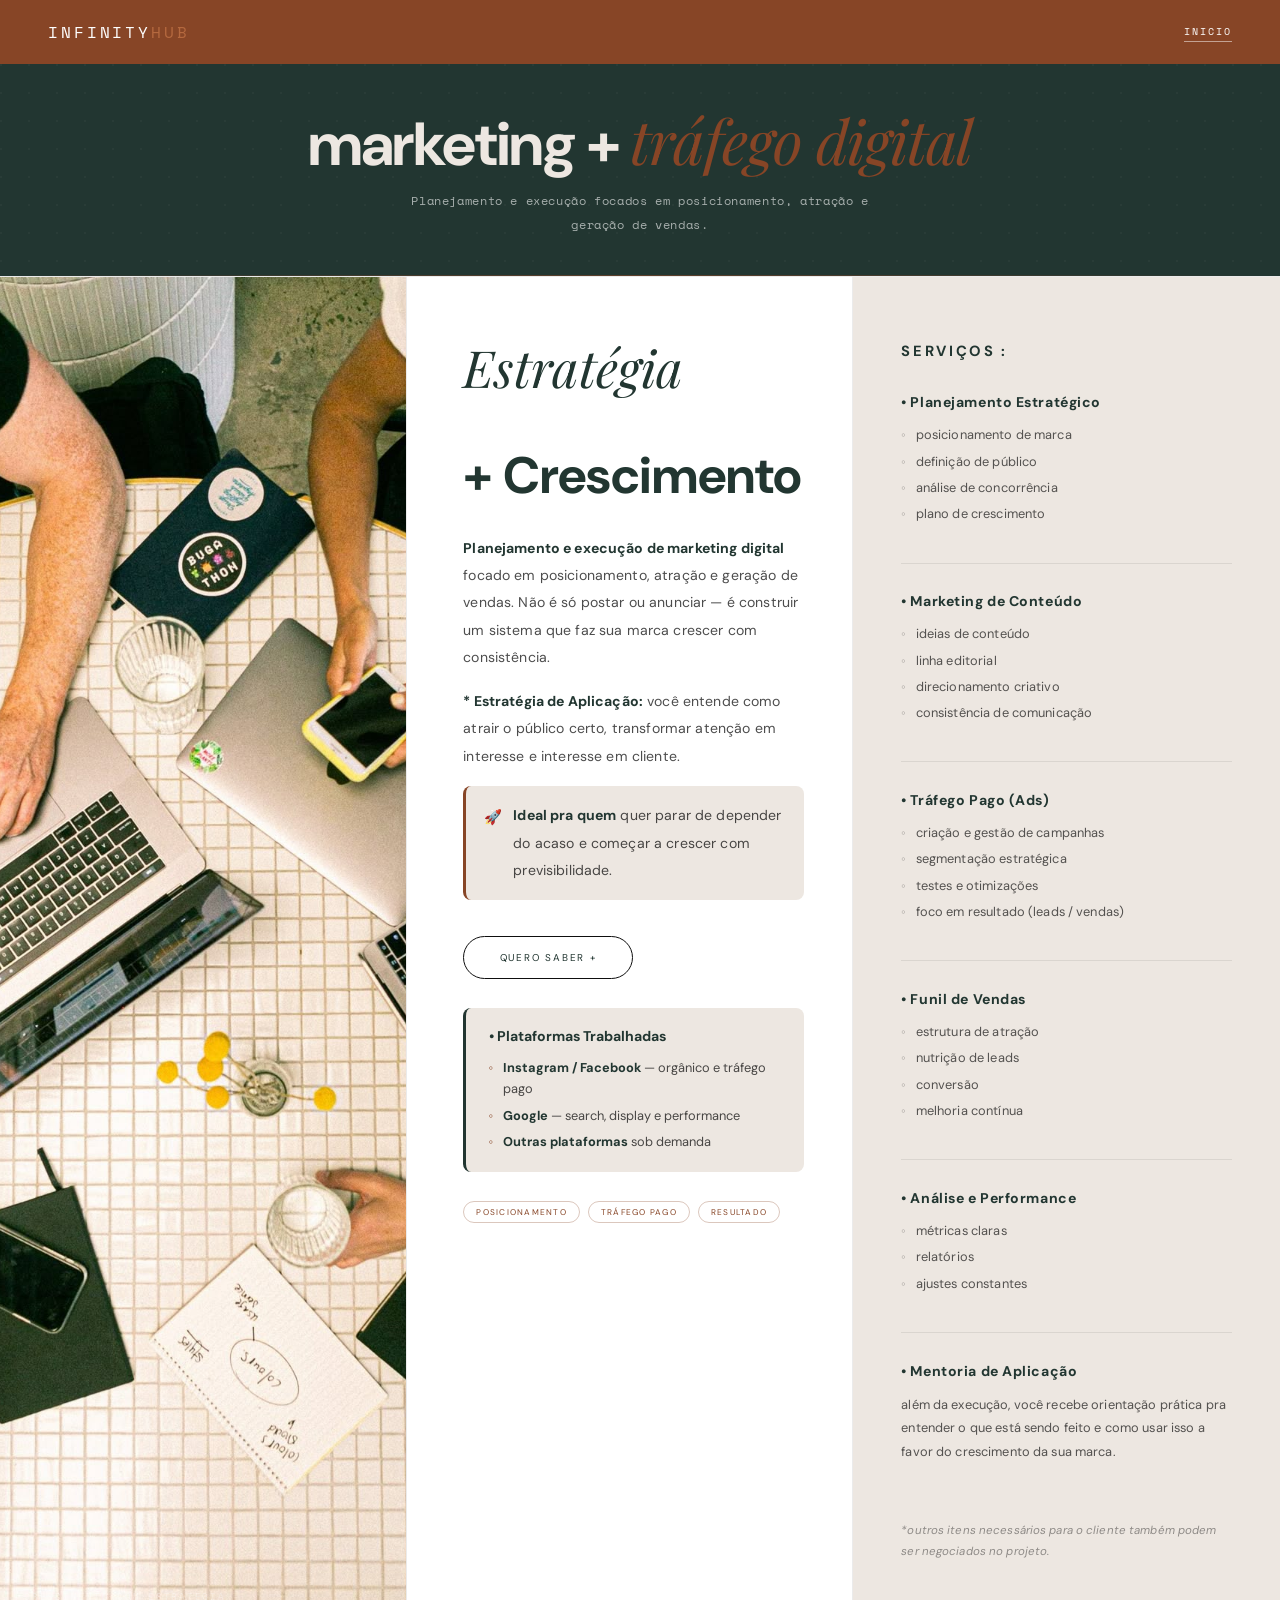
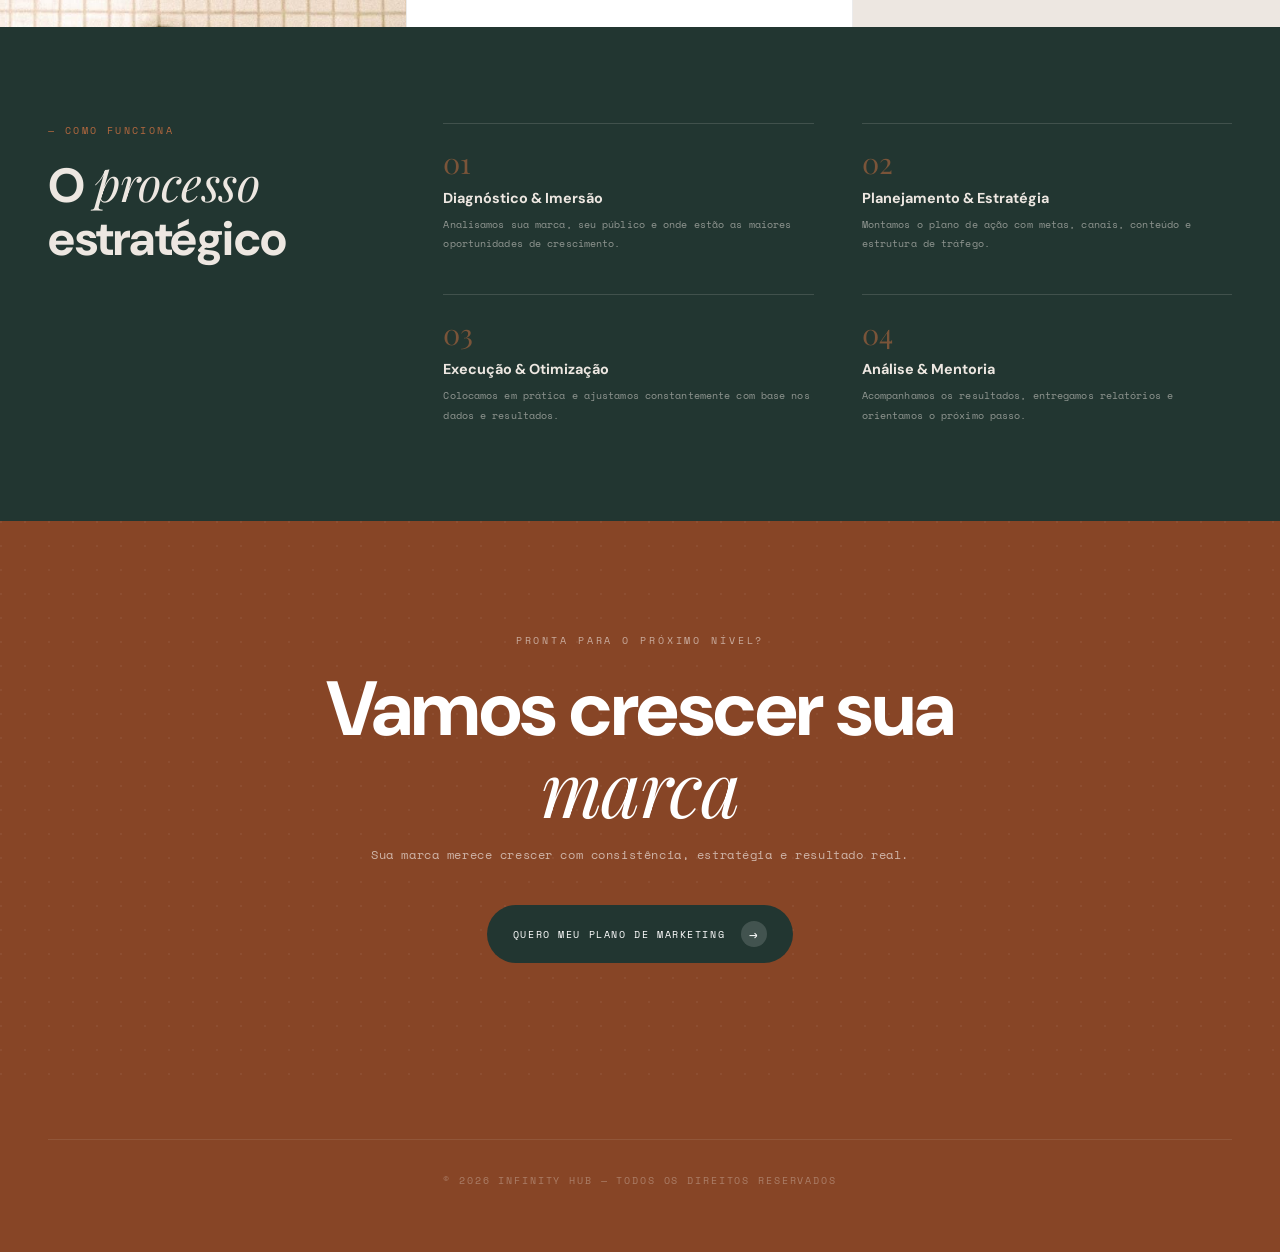
<file: marketing.html>
<!DOCTYPE html>
<html lang="pt-BR">
<head>
  <meta charset="UTF-8" />
  <meta name="viewport" content="width=device-width, initial-scale=1.0" />
  <title>Marketing | Infinity Hub</title>
  <link rel="preconnect" href="https://fonts.googleapis.com" />
  <link rel="preconnect" href="https://fonts.gstatic.com" crossorigin />
  <link href="https://fonts.googleapis.com/css2?family=DM+Sans:ital,wght@0,300;0,400;0,700;1,400&family=Playfair+Display:ital,wght@0,700;1,400;1,700&family=Space+Mono:wght@400;700&display=swap" rel="stylesheet" />
  <link rel="stylesheet" href="assets/css/style.css" />
</head>
<body>

  <!-- NAV -->
  <nav>
    <a href="/" class="nav-logo">Infinity<span>Hub</span></a>
    <ul class="nav-links">
      <li><a href="index.html" class="nav-active">Inicio</a></li>
    </ul>
  </nav>

  <!-- HERO -->
  <section class="bd-hero fade d1">
    <div class="bd-hero-inner">
      <h1 class="bd-hero-title fade d2">marketing + <em>tráfego digital</em></h1>
      <p class="bd-hero-sub fade d3">Planejamento e execução focados em posicionamento, atração e geração de vendas.</p>
    </div>
  </section>

  <!-- BLOCO PRINCIPAL: FOTO + CONTEÚDO + LISTA -->
  <section class="bd-main">

    <!-- Coluna 1: Foto -->
    <div class="bd-foto fade-scroll">
      <div class="bd-foto-inner">
        <div class="bd-foto-placeholder">
          <img src="assets/imagem/marketing.jpg" alt="Marketing e Tráfego Digital Infinity Hub" />
        </div>
        <div class="bd-foto-caption">
          <span>crescimento com estratégia</span>
        </div>
      </div>
    </div>

    <!-- Coluna 2: Texto principal -->
    <div class="bd-content fade-scroll">
      <div class="bd-content-inner">
        <h2 class="bd-content-title">
          <em>Estratégia</em><br>
          <span>+ Crescimento</span>
        </h2>

        <div class="bd-content-body">
          <p>
            <strong>Planejamento e execução de marketing digital</strong> focado em
            posicionamento, atração e geração de vendas. Não é só postar ou anunciar
            — é construir um sistema que faz sua marca crescer com consistência.
          </p>
          <p>
            <strong>* Estratégia de Aplicação:</strong> você entende como atrair o
            público certo, transformar atenção em interesse e interesse em cliente.
          </p>
          <p class="bd-ideal">
            <span class="bd-ideal-icon">🚀</span>
            <span><strong>Ideal pra quem</strong> quer parar de depender do acaso
            e começar a crescer com previsibilidade.</span>
          </p>
        </div>

        <a href="#contato" class="bd-cta">
          Quero saber +
        </a>

        <div class="bd-tipos">
          <p class="bd-tipos-title">• Plataformas Trabalhadas</p>
          <ul>
            <li><strong>Instagram / Facebook</strong> — orgânico e tráfego pago</li>
            <li><strong>Google</strong> — search, display e performance</li>
            <li><strong>Outras plataformas</strong> sob demanda</li>
          </ul>
        </div>

        <div class="bd-badges">
          <span class="bd-badge">posicionamento</span>
          <span class="bd-badge">tráfego pago</span>
          <span class="bd-badge">resultado</span>
        </div>
      </div>
    </div>

    <!-- Coluna 3: Lista o que você recebe -->
    <div class="bd-lista fade-scroll">
      <div class="bd-lista-inner">
        <h3 class="bd-lista-title">SERVIÇOS : </h3>

        <div class="bd-lista-group">
          <p class="bd-lista-group-title">• Planejamento Estratégico</p>
          <ul>
            <li>posicionamento de marca</li>
            <li>definição de público</li>
            <li>análise de concorrência</li>
            <li>plano de crescimento</li>
          </ul>
        </div>

        <div class="bd-lista-group">
          <p class="bd-lista-group-title">• Marketing de Conteúdo</p>
          <ul>
            <li>ideias de conteúdo</li>
            <li>linha editorial</li>
            <li>direcionamento criativo</li>
            <li>consistência de comunicação</li>
          </ul>
        </div>

        <div class="bd-lista-group">
          <p class="bd-lista-group-title">• Tráfego Pago (Ads)</p>
          <ul>
            <li>criação e gestão de campanhas</li>
            <li>segmentação estratégica</li>
            <li>testes e otimizações</li>
            <li>foco em resultado (leads / vendas)</li>
          </ul>
        </div>

        <div class="bd-lista-group">
          <p class="bd-lista-group-title">• Funil de Vendas</p>
          <ul>
            <li>estrutura de atração</li>
            <li>nutrição de leads</li>
            <li>conversão</li>
            <li>melhoria contínua</li>
          </ul>
        </div>

        <div class="bd-lista-group">
          <p class="bd-lista-group-title">• Análise e Performance</p>
          <ul>
            <li>métricas claras</li>
            <li>relatórios</li>
            <li>ajustes constantes</li>
          </ul>
        </div>

        <div class="bd-lista-group">
          <p class="bd-lista-group-title">• Mentoria de Aplicação</p>
          <p class="bd-lista-desc">
            além da execução, você recebe orientação prática pra entender o que
            está sendo feito e como usar isso a favor do crescimento da sua marca.
          </p>
        </div>

        <p class="bd-lista-obs">
          *outros itens necessários para o cliente também podem ser negociados no projeto.
        </p>
      </div>
    </div>
  </section>

  <!-- PROCESSO -->
  <section class="bd-processo fade-scroll">
    <div class="bd-processo-header">
      <span class="bd-processo-label">— como funciona</span>
      <h2 class="bd-processo-title">O <em>processo</em><br>estratégico</h2>
    </div>
    <div class="bd-processo-steps">
      <div class="bd-step fade-scroll">
        <span class="bd-step-num">01</span>
        <strong>Diagnóstico &amp; Imersão</strong>
        <p>Analisamos sua marca, seu público e onde estão as maiores oportunidades de crescimento.</p>
      </div>
      <div class="bd-step fade-scroll">
        <span class="bd-step-num">02</span>
        <strong>Planejamento &amp; Estratégia</strong>
        <p>Montamos o plano de ação com metas, canais, conteúdo e estrutura de tráfego.</p>
      </div>
      <div class="bd-step fade-scroll">
        <span class="bd-step-num">03</span>
        <strong>Execução &amp; Otimização</strong>
        <p>Colocamos em prática e ajustamos constantemente com base nos dados e resultados.</p>
      </div>
      <div class="bd-step fade-scroll">
        <span class="bd-step-num">04</span>
        <strong>Análise &amp; Mentoria</strong>
        <p>Acompanhamos os resultados, entregamos relatórios e orientamos o próximo passo.</p>
      </div>
    </div>
  </section>

  <!-- CTA FINAL -->
  <section class="bd-cta-section fade-scroll" id="contato">
    <div class="bd-cta-inner">
      <span class="bd-cta-tag">pronta para o próximo nível?</span>
      <h2 class="bd-cta-big">Vamos crescer sua<br><em>marca</em></h2>
      <p>Sua marca merece crescer com consistência, estratégia e resultado real.</p>
      <a href="https://wa.me/5531936182051?text=Olá,%20tenho%20interesse%20em%20Marketing%20%26%20Performance" class="btn-pill">
        Quero meu plano de marketing
        <span class="btn-pill-arrow">→</span>
      </a>
    </div>
  </section>

  <!-- FOOTER -->
  <footer class="footer-simple">
    <p class="footer-copy">© 2026 Infinity Hub — todos os direitos reservados</p>
  </footer>

  <script src="assets/js/script.js"></script>
</body>
</html>
</file>
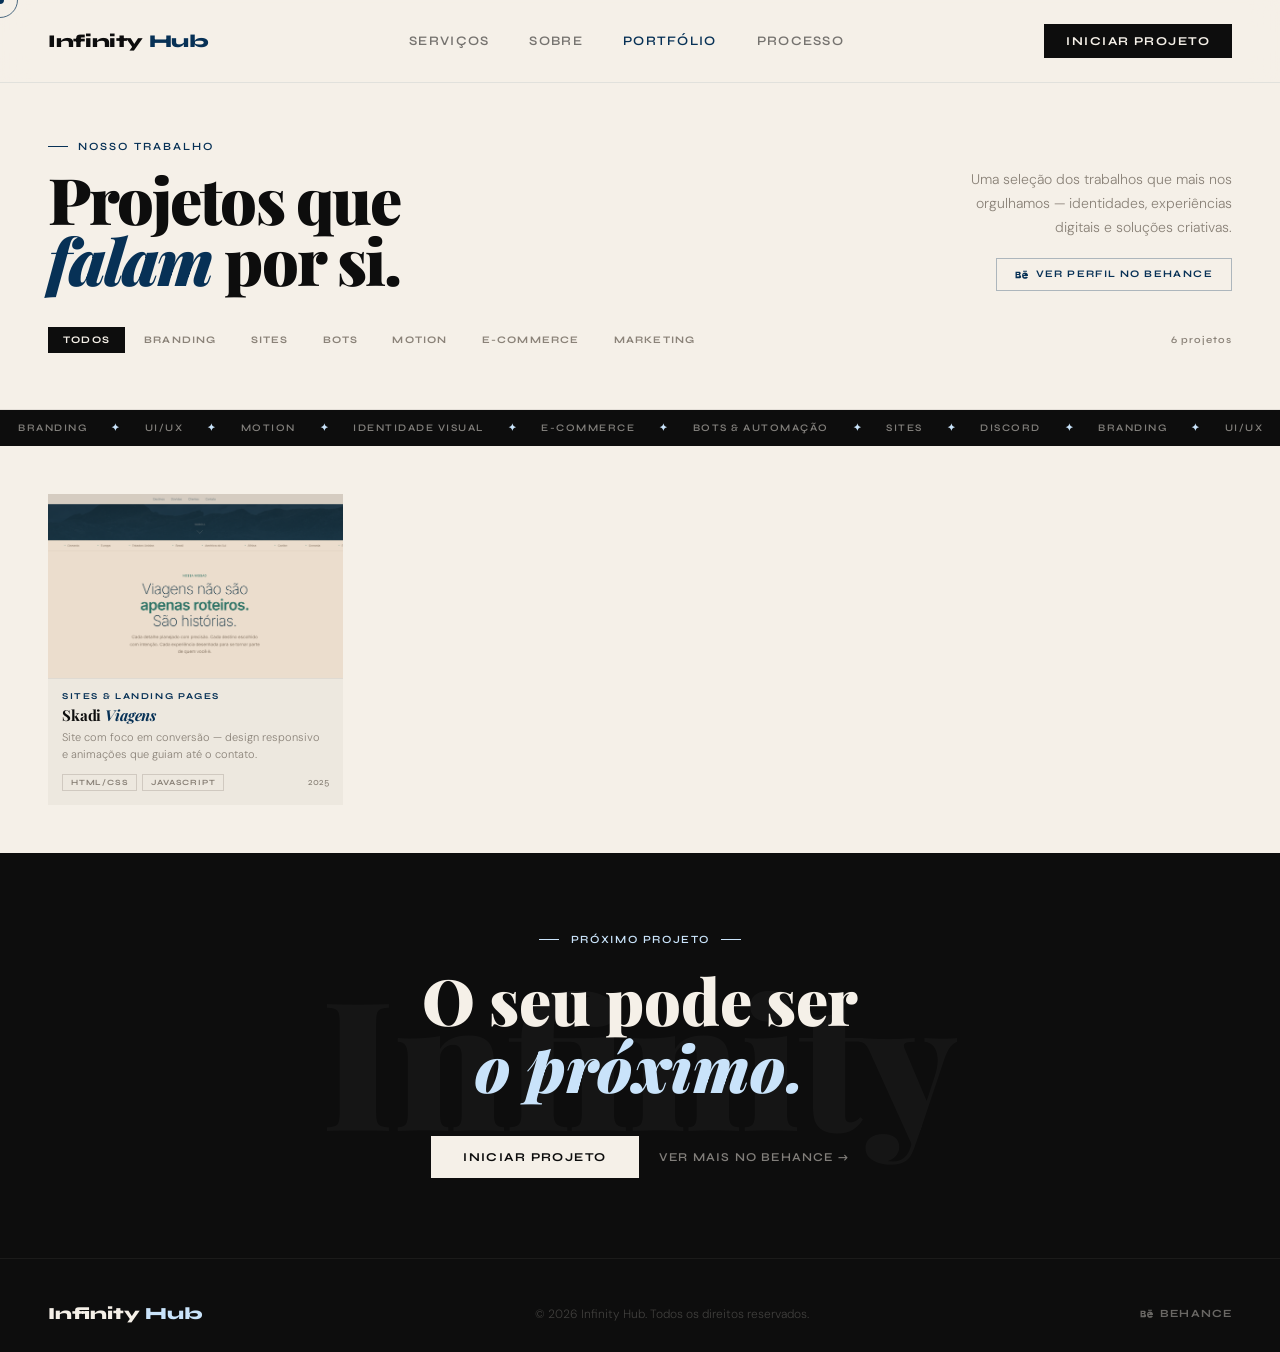
<file: porfolio.html>
<!DOCTYPE html>
<html lang="pt-BR">
<head>
<meta charset="UTF-8">
<meta name="viewport" content="width=device-width, initial-scale=1.0">
<title>Portfólio — Infinity Hub</title>
<link rel="preconnect" href="https://fonts.googleapis.com">
<link rel="preconnect" href="https://fonts.gstatic.com" crossorigin>
<link href="https://fonts.googleapis.com/css2?family=Playfair+Display:ital,wght@0,400;0,700;0,900;1,400;1,700&family=Syne:wght@400;500;600;700;800&family=DM+Sans:ital,opsz,wght@0,9..40,300;0,9..40,400;1,9..40,300&display=swap" rel="stylesheet">
<style>
*,*::before,*::after{box-sizing:border-box;margin:0;padding:0;}
:root{--cream:#F5F0E8;--ink:#0D0D0D;--warm:#C8B89A;--accent:#073156;--muted:#8A8278;--light:#EDE8DF;}
html{scroll-behavior:smooth;}
body{font-family:'DM Sans',sans-serif;background:var(--cream);color:var(--ink);overflow-x:hidden;cursor:none;}
.cursor-dot{position:fixed;top:0;left:0;width:8px;height:8px;background:#073258;border-radius:50%;pointer-events:none;z-index:99999;transform:translate(-50%,-50%);will-change:left,top;transition:background .2s,transform .2s;}
.cursor-ring{position:fixed;top:0;left:0;width:36px;height:36px;border:1.5px solid #073258;border-radius:50%;pointer-events:none;z-index:99998;transform:translate(-50%,-50%);opacity:.7;will-change:left,top;transition:border-color .2s,opacity .2s;}
.cursor-dot.on-card{background:#fff;}
.cursor-ring.on-card{border-color:#fff;opacity:.9;}
header{position:fixed;top:0;left:0;right:0;z-index:100;display:flex;justify-content:space-between;align-items:center;padding:24px 48px;background:rgba(245,240,232,.88);backdrop-filter:blur(14px);border-bottom:1px solid rgba(7,49,86,.08);}
.logo{font-family:'Syne',sans-serif;font-weight:800;font-size:18px;letter-spacing:-.02em;color:var(--ink);text-decoration:none;}
.logo span{color:var(--accent);}
nav{display:flex;gap:40px;align-items:center;}
nav a{font-family:'Syne',sans-serif;font-size:13px;font-weight:600;letter-spacing:.1em;text-transform:uppercase;color:var(--ink);text-decoration:none;opacity:.55;transition:opacity .2s;}
nav a:hover{opacity:1;}
nav a.active{opacity:1;color:var(--accent);}
.header-cta{font-family:'Syne',sans-serif;font-size:12px;font-weight:700;letter-spacing:.12em;text-transform:uppercase;color:var(--cream);background:var(--ink);padding:10px 22px;text-decoration:none;transition:background .3s;}
.header-cta:hover{background:var(--accent);}
.nav-toggle{display:none;flex-direction:column;gap:5px;cursor:pointer;padding:4px;background:none;border:none;}
.nav-toggle span{display:block;width:22px;height:2px;background:var(--ink);}
.mobile-nav{display:none;position:fixed;top:0;left:0;right:0;bottom:0;background:rgba(245,240,232,.98);backdrop-filter:blur(16px);z-index:999;flex-direction:column;align-items:center;justify-content:center;gap:40px;}
.mobile-nav.open{display:flex;}
.mobile-nav a{font-family:'Syne',sans-serif;font-size:22px;font-weight:700;letter-spacing:.08em;text-transform:uppercase;color:var(--ink);text-decoration:none;opacity:.7;}
.mobile-nav-close{position:absolute;top:20px;right:24px;background:none;border:none;font-size:24px;cursor:pointer;color:var(--ink);opacity:.5;}
/* HERO */
.page-hero{padding:140px 48px 56px;border-bottom:1px solid rgba(13,13,13,.08);}
.hero-top{display:flex;justify-content:space-between;align-items:flex-end;margin-bottom:36px;gap:40px;}
.hero-overline{font-family:'Syne',sans-serif;font-size:11px;font-weight:600;letter-spacing:.18em;text-transform:uppercase;color:var(--accent);display:flex;align-items:center;gap:10px;margin-bottom:16px;}
.hero-overline::before{content:'';display:inline-block;width:20px;height:1px;background:currentColor;}
.hero-title{font-family:'Playfair Display',serif;font-size:clamp(38px,5vw,68px);font-weight:900;line-height:.95;letter-spacing:-.03em;}
.hero-title em{font-style:italic;color:var(--accent);}
.hero-right{text-align:right;flex-shrink:0;}
.hero-sub{font-size:14px;line-height:1.7;color:var(--muted);max-width:300px;font-weight:300;margin-bottom:18px;margin-left:auto;}
.behance-link{display:inline-flex;align-items:center;gap:8px;font-family:'Syne',sans-serif;font-size:10px;font-weight:700;letter-spacing:.14em;text-transform:uppercase;color:var(--accent);text-decoration:none;border:1px solid rgba(7,49,86,.3);padding:9px 18px;transition:background .3s,color .3s;}
.behance-link:hover{background:var(--accent);color:var(--cream);}
.behance-link svg{width:13px;height:13px;fill:currentColor;}
/* FILTER */
.filter-bar{display:flex;align-items:center;justify-content:space-between;}
.filter-wrap{display:flex;gap:4px;flex-wrap:wrap;}
.filter-btn{font-family:'Syne',sans-serif;font-size:10px;font-weight:700;letter-spacing:.12em;text-transform:uppercase;color:var(--muted);background:none;border:1px solid transparent;padding:6px 14px;cursor:none;transition:all .2s;}
.filter-btn:hover{color:var(--ink);border-color:rgba(13,13,13,.15);}
.filter-btn.active{color:var(--cream);background:var(--ink);border-color:var(--ink);}
.proj-count{font-family:'Syne',sans-serif;font-size:10px;font-weight:600;letter-spacing:.1em;color:var(--muted);}
/* STRIP */
.strip{background:var(--ink);padding:12px 0;overflow:hidden;}
.strip-inner{display:flex;animation:ticker 28s linear infinite;}
.strip-group{display:flex;flex-shrink:0;align-items:center;white-space:nowrap;}
.strip-item{font-family:'Syne',sans-serif;font-size:10px;font-weight:600;letter-spacing:.15em;text-transform:uppercase;color:var(--cream);opacity:.5;padding:0 18px;}
.strip-item.accent{color:#c9e3fa;opacity:1;padding:0 6px;}
@keyframes ticker{from{transform:translateX(0)}to{transform:translateX(-50%)}}
/* GRID */
.projects-section{padding:48px;}
.projects-grid{display:grid;grid-template-columns:repeat(4,1fr);gap:2px;}
/* CARD */
.proj-card{background:var(--cream);cursor:none;opacity:0;transform:translateY(24px);transition:opacity .7s cubic-bezier(.23,1,.32,1),transform .7s cubic-bezier(.23,1,.32,1);}
.proj-card.visible{opacity:1;transform:translateY(0);}
.card-thumb{position:relative;width:100%;aspect-ratio:16/10;overflow:hidden;}
.card-thumb-inner{width:100%;height:100%;display:flex;align-items:center;justify-content:center;transition:transform .7s cubic-bezier(.23,1,.32,1);}
.proj-card:hover .card-thumb-inner{transform:scale(1.04);}
.card-thumb-overlay{position:absolute;inset:0;background:rgba(7,18,40,0);display:flex;align-items:center;justify-content:center;transition:background .4s;}
.proj-card:hover .card-thumb-overlay{background:rgba(7,18,40,.45);}
.card-view-btn{font-family:'Syne',sans-serif;font-size:10px;font-weight:700;letter-spacing:.14em;text-transform:uppercase;color:var(--cream);text-decoration:none;border:1px solid rgba(245,240,232,.6);padding:9px 20px;opacity:0;transform:translateY(8px);transition:opacity .3s,transform .3s;display:flex;align-items:center;gap:8px;}
.proj-card:hover .card-view-btn{opacity:1;transform:translateY(0);}
.card-view-btn svg{width:12px;height:12px;fill:currentColor;}
.card-info{padding:12px 14px 14px;background:var(--light);border-top:1px solid rgba(13,13,13,.06);}
.card-cat{font-family:'Syne',sans-serif;font-size:9px;font-weight:700;letter-spacing:.18em;text-transform:uppercase;color:var(--accent);margin-bottom:5px;}
.card-title{font-family:'Playfair Display',serif;font-size:15px;font-weight:700;line-height:1.2;letter-spacing:-.01em;color:var(--ink);margin-bottom:5px;}
.card-title em{font-style:italic;color:var(--accent);}
.card-desc{font-size:11px;line-height:1.6;color:var(--muted);font-weight:300;margin-bottom:10px;}
.card-footer{display:flex;align-items:center;justify-content:space-between;}
.card-tags{display:flex;gap:5px;flex-wrap:wrap;}
.card-tag{font-family:'Syne',sans-serif;font-size:8px;font-weight:700;letter-spacing:.1em;text-transform:uppercase;color:var(--muted);border:1px solid rgba(138,130,120,.3);padding:3px 8px;}
.card-year{font-family:'Syne',sans-serif;font-size:10px;color:var(--muted);font-weight:300;}
/* CTA */
.cta-bottom{background:var(--ink);padding:80px 48px;text-align:center;position:relative;overflow:hidden;}
.cta-bg-txt{position:absolute;top:50%;left:50%;transform:translate(-50%,-50%);font-family:'Playfair Display',serif;font-size:clamp(80px,14vw,200px);font-weight:900;color:#fff;opacity:.03;white-space:nowrap;pointer-events:none;}
.cta-overline{font-family:'Syne',sans-serif;font-size:11px;font-weight:600;letter-spacing:.15em;text-transform:uppercase;color:#c9e3fa;margin-bottom:20px;display:flex;align-items:center;justify-content:center;gap:12px;position:relative;z-index:1;}
.cta-overline::before,.cta-overline::after{content:'';display:inline-block;width:20px;height:1px;background:currentColor;}
.cta-title{font-family:'Playfair Display',serif;font-size:clamp(36px,5vw,64px);font-weight:900;color:var(--cream);margin-bottom:36px;position:relative;z-index:1;line-height:1.05;}
.cta-title em{font-style:italic;color:#c9e3fa;}
.cta-btns{display:flex;align-items:center;justify-content:center;gap:20px;position:relative;z-index:1;}
.cta-btn-p{font-family:'Syne',sans-serif;font-size:12px;font-weight:700;letter-spacing:.12em;text-transform:uppercase;color:var(--ink);background:var(--cream);padding:14px 32px;text-decoration:none;transition:background .3s;}
.cta-btn-p:hover{background:#c9e3fa;}
.cta-btn-s{font-family:'Syne',sans-serif;font-size:12px;font-weight:600;letter-spacing:.1em;text-transform:uppercase;color:rgba(245,240,232,.5);text-decoration:none;transition:color .2s;}
.cta-btn-s:hover{color:#c9e3fa;}
/* FOOTER */
footer{background:var(--ink);padding:44px 48px 28px;border-top:1px solid rgba(245,240,232,.06);}
.footer-inner{display:flex;justify-content:space-between;align-items:center;}
.footer-logo{font-family:'Syne',sans-serif;font-weight:800;font-size:17px;color:var(--cream);text-decoration:none;}
.footer-logo span{color:#c9e3fa;}
.footer-copy{font-size:12px;color:rgba(245,240,232,.22);font-weight:300;}
.footer-beh{font-family:'Syne',sans-serif;font-size:11px;font-weight:700;letter-spacing:.1em;text-transform:uppercase;color:rgba(245,240,232,.4);text-decoration:none;display:flex;align-items:center;gap:7px;transition:color .2s;}
.footer-beh:hover{color:#c9e3fa;}
.footer-beh svg{width:13px;height:13px;fill:currentColor;}
/* RESPONSIVE */
@media(max-width:1024px){.projects-grid{grid-template-columns:repeat(3,1fr);}header{padding:20px 32px;}.page-hero{padding:110px 32px 44px;}.projects-section{padding:32px;}.cta-bottom{padding:60px 32px;}footer{padding:36px 32px 24px;}}
@media(max-width:768px){body{cursor:auto;}.cursor-dot,.cursor-ring{display:none;}header{padding:14px 20px;}nav{display:none;}.nav-toggle{display:flex;}.hero-top{flex-direction:column;align-items:flex-start;gap:20px;}.hero-right{text-align:left;}.hero-sub{margin-left:0;max-width:100%;}.filter-bar{flex-direction:column;align-items:flex-start;gap:12px;}.page-hero{padding:88px 20px 32px;}.projects-section{padding:20px;}.projects-grid{grid-template-columns:repeat(2,1fr);gap:2px;}.cta-bottom{padding:48px 20px;}.cta-btns{flex-direction:column;gap:14px;}footer{padding:32px 20px 20px;}.footer-inner{flex-direction:column;gap:14px;text-align:center;}}
@media(max-width:480px){.projects-grid{grid-template-columns:1fr;}.card-title{font-size:16px;}}
</style>
</head>
<body>
<div class="cursor-dot" id="cursorDot"></div>
<div class="cursor-ring" id="cursorRing"></div>
<div class="mobile-nav" id="mobileNav">
  <button class="mobile-nav-close" id="mobileNavClose">&#10005;</button>
  <a href="index.html">In&#237;cio</a>
  <a href="index.html#servicos">Servi&#231;os</a>
  <a href="index.html#sobre">Sobre</a>
  <a href="portfolio.html" style="color:var(--accent);opacity:1;">Portf&#243;lio</a>
  <a href="index.html#contato">Iniciar projeto</a>
</div>
<header>
  <a href="index.html" class="logo">Infinity <span>Hub</span></a>
  <nav>
    <a href="index.html#servicos">Servi&#231;os</a>
    <a href="index.html#sobre">Sobre</a>
    <a href="portfolio.html" class="active">Portf&#243;lio</a>
    <a href="index.html#processo">Processo</a>
  </nav>
  <a href="index.html#contato" class="header-cta">Iniciar projeto</a>
  <button class="nav-toggle" id="navToggle"><span></span><span></span><span></span></button>
</header>
<section class="page-hero">
  <div class="hero-top">
    <div>
      <div class="hero-overline">Nosso trabalho</div>
      <h1 class="hero-title">Projetos que<br><em>falam</em> por si.</h1>
    </div>
    <div class="hero-right">
      <p class="hero-sub">Uma sele&#231;&#227;o dos trabalhos que mais nos orgulhamos &#8212; identidades, experi&#234;ncias digitais e solu&#231;&#245;es criativas.</p>
      <a href="https://www.behance.net/infinityhub" target="_blank" rel="noopener" class="behance-link">
        <svg viewBox="0 0 24 24"><path d="M22 7h-7V5h7v2zm1.726 10c-.442 1.297-2.029 3-5.101 3-3.074 0-5.564-1.729-5.564-5.675 0-3.91 2.325-5.92 5.466-5.92 3.082 0 4.964 1.782 5.375 4.426.078.506.109 1.188.095 2.14H15.97c.13 1.2.836 1.98 2.101 1.98.56 0 1.085-.373 1.249-.977h2.406zm-5.25-3.89c-.091-1.004-.648-1.7-1.737-1.7-1.135 0-1.732.73-1.868 1.7h3.605zM9.547 11.338c.65-.267 1.033-.857 1.033-1.617 0-1.758-1.308-2.721-3.28-2.721H1v12h6.635c2.084 0 3.697-1.025 3.697-3.04 0-1.279-.637-2.148-1.785-2.622zM3.44 9h2.759c.735 0 1.266.308 1.266 1.07 0 .712-.479 1.087-1.266 1.087H3.44V9zm3.176 6.5H3.44v-2.5h3.233c.882 0 1.386.416 1.386 1.24 0 .865-.537 1.26-1.443 1.26z"/></svg>
        Ver perfil no Behance
      </a>
    </div>
  </div>
  <div class="filter-bar">
    <div class="filter-wrap">
      <button class="filter-btn active" data-filter="all">Todos</button>
      <button class="filter-btn" data-filter="branding">Branding</button>
      <button class="filter-btn" data-filter="sites">Sites</button>
      <button class="filter-btn" data-filter="bots">Bots</button>
      <button class="filter-btn" data-filter="motion">Motion</button>
      <button class="filter-btn" data-filter="ecommerce">E-commerce</button>
      <button class="filter-btn" data-filter="marketing">Marketing</button>
    </div>
    <span class="proj-count" id="projCount">6 projetos</span>
  </div>
</section>
<div class="strip">
  <div class="strip-inner">
    <div class="strip-group"><span class="strip-item">Branding</span><span class="strip-item accent">&#10022;</span><span class="strip-item">UI/UX</span><span class="strip-item accent">&#10022;</span><span class="strip-item">Motion</span><span class="strip-item accent">&#10022;</span><span class="strip-item">Identidade Visual</span><span class="strip-item accent">&#10022;</span><span class="strip-item">E-commerce</span><span class="strip-item accent">&#10022;</span><span class="strip-item">Bots &amp; Automa&#231;&#227;o</span><span class="strip-item accent">&#10022;</span><span class="strip-item">Sites</span><span class="strip-item accent">&#10022;</span><span class="strip-item">Discord</span><span class="strip-item accent">&#10022;</span></div>
    <div class="strip-group" aria-hidden="true"><span class="strip-item">Branding</span><span class="strip-item accent">&#10022;</span><span class="strip-item">UI/UX</span><span class="strip-item accent">&#10022;</span><span class="strip-item">Motion</span><span class="strip-item accent">&#10022;</span><span class="strip-item">Identidade Visual</span><span class="strip-item accent">&#10022;</span><span class="strip-item">E-commerce</span><span class="strip-item accent">&#10022;</span><span class="strip-item">Bots &amp; Automa&#231;&#227;o</span><span class="strip-item accent">&#10022;</span><span class="strip-item">Sites</span><span class="strip-item accent">&#10022;</span><span class="strip-item">Discord</span><span class="strip-item accent">&#10022;</span></div>
  </div>
</div>
<section class="projects-section">
<div class="projects-grid" id="projectsGrid">

<!-- CARD VISÍVEL — Skadi Viagens -->
<article class="proj-card" data-category="sites">
  <div class="card-thumb">
    <div class="card-thumb-inner" style="background:url(assets/imagem/siteskadi.png) center/cover no-repeat;">
    </div>
    <div class="card-thumb-overlay">
      <a href="https://www.skadiviagens.com.br" target="_blank" rel="noopener" class="card-view-btn">Ver projeto</a>
    </div>
  </div>
  <div class="card-info">
    <div class="card-cat">Sites &amp; Landing Pages</div>
    <div class="card-title">Skadi <em>Viagens</em></div>
    <div class="card-desc">Site com foco em convers&#227;o &#8212; design responsivo e anima&#231;&#245;es que guiam at&#233; o contato.</div>
    <div class="card-footer"><div class="card-tags"><span class="card-tag">HTML/CSS</span><span class="card-tag">JavaScript</span></div><span class="card-year">2025</span></div>
  </div>
</article>

<!-- CARDS OCULTOS — descomentar para reativar

<article class="proj-card" data-category="branding">
  <div class="card-thumb">
    <div class="card-thumb-inner" style="background:linear-gradient(135deg,#1a1a2e,#0f3460);">
      <svg viewBox="0 0 320 240" width="80%" xmlns="http://www.w3.org/2000/svg" opacity="0.5"><circle cx="120" cy="120" r="80" fill="none" stroke="#c9e3fa" stroke-width="1.2" stroke-opacity="0.6"/><circle cx="120" cy="120" r="50" fill="none" stroke="#c9e3fa" stroke-width="0.8" stroke-opacity="0.3"/><circle cx="120" cy="120" r="18" fill="#c9e3fa" fill-opacity="0.18"/><text x="215" y="98" font-family="serif" font-size="48" font-weight="900" fill="white" fill-opacity="0.45" font-style="italic">Aa</text><rect x="210" y="115" width="90" height="1.5" fill="#c9e3fa" fill-opacity="0.3"/><rect x="210" y="128" width="65" height="1.5" fill="#c9e3fa" fill-opacity="0.18"/><rect x="210" y="141" width="80" height="1.5" fill="#c9e3fa" fill-opacity="0.12"/></svg>
    </div>
    <div class="card-thumb-overlay">
      <a href="https://www.behance.net/infinityhub" target="_blank" rel="noopener" class="card-view-btn"><svg viewBox="0 0 24 24"><path d="M22 7h-7V5h7v2zm1.726 10c-.442 1.297-2.029 3-5.101 3-3.074 0-5.564-1.729-5.564-5.675 0-3.91 2.325-5.92 5.466-5.92 3.082 0 4.964 1.782 5.375 4.426.078.506.109 1.188.095 2.14H15.97c.13 1.2.836 1.98 2.101 1.98.56 0 1.085-.373 1.249-.977h2.406zm-5.25-3.89c-.091-1.004-.648-1.7-1.737-1.7-1.135 0-1.732.73-1.868 1.7h3.605zM9.547 11.338c.65-.267 1.033-.857 1.033-1.617 0-1.758-1.308-2.721-3.28-2.721H1v12h6.635c2.084 0 3.697-1.025 3.697-3.04 0-1.279-.637-2.148-1.785-2.622zM3.44 9h2.759c.735 0 1.266.308 1.266 1.07 0 .712-.479 1.087-1.266 1.087H3.44V9zm3.176 6.5H3.44v-2.5h3.233c.882 0 1.386.416 1.386 1.24 0 .865-.537 1.26-1.443 1.26z"/></svg>Ver projeto</a>
    </div>
  </div>
  <div class="card-info">
    <div class="card-cat">Branding &amp; Identidade</div>
    <div class="card-title">Identidade <em>Visual</em></div>
    <div class="card-desc">Desenvolvimento de marca completo &#8212; logo, paleta e manual de identidade visual.</div>
    <div class="card-footer"><div class="card-tags"><span class="card-tag">Logo</span><span class="card-tag">Tipografia</span></div><span class="card-year">2024</span></div>
  </div>
</article>

<article class="proj-card" data-category="ecommerce">
  <div class="card-thumb">
    <div class="card-thumb-inner" style="background:linear-gradient(135deg,#0a1f0a,#0d3d1a);">
      <svg viewBox="0 0 320 240" width="80%" xmlns="http://www.w3.org/2000/svg" opacity="0.5"><rect x="40" y="30" width="110" height="140" rx="6" fill="none" stroke="#4ade80" stroke-width="1.2" stroke-opacity="0.4"/><rect x="52" y="44" width="86" height="56" rx="3" fill="#4ade80" fill-opacity="0.1"/><rect x="52" y="108" width="86" height="8" rx="2" fill="#4ade80" fill-opacity="0.2"/><rect x="52" y="122" width="60" height="6" rx="2" fill="#4ade80" fill-opacity="0.12"/><rect x="52" y="146" width="50" height="18" rx="9" fill="#4ade80" fill-opacity="0.2"/><rect x="170" y="50" width="110" height="140" rx="6" fill="none" stroke="#4ade80" stroke-width="1" stroke-opacity="0.3"/><rect x="182" y="64" width="86" height="56" rx="3" fill="#4ade80" fill-opacity="0.08"/><rect x="182" y="128" width="86" height="8" rx="2" fill="#4ade80" fill-opacity="0.15"/><rect x="182" y="152" width="50" height="18" rx="9" fill="#4ade80" fill-opacity="0.15"/><circle cx="260" cy="40" r="20" fill="none" stroke="#4ade80" stroke-width="1" stroke-opacity="0.4"/><text x="253" y="46" font-family="sans-serif" font-size="13" font-weight="700" fill="#4ade80" fill-opacity="0.6">3</text></svg>
    </div>
    <div class="card-thumb-overlay">
      <a href="https://www.behance.net/infinityhub" target="_blank" rel="noopener" class="card-view-btn"><svg viewBox="0 0 24 24"><path d="M22 7h-7V5h7v2zm1.726 10c-.442 1.297-2.029 3-5.101 3-3.074 0-5.564-1.729-5.564-5.675 0-3.91 2.325-5.92 5.466-5.92 3.082 0 4.964 1.782 5.375 4.426.078.506.109 1.188.095 2.14H15.97c.13 1.2.836 1.98 2.101 1.98.56 0 1.085-.373 1.249-.977h2.406zm-5.25-3.89c-.091-1.004-.648-1.7-1.737-1.7-1.135 0-1.732.73-1.868 1.7h3.605zM9.547 11.338c.65-.267 1.033-.857 1.033-1.617 0-1.758-1.308-2.721-3.28-2.721H1v12h6.635c2.084 0 3.697-1.025 3.697-3.04 0-1.279-.637-2.148-1.785-2.622zM3.44 9h2.759c.735 0 1.266.308 1.266 1.07 0 .712-.479 1.087-1.266 1.087H3.44V9zm3.176 6.5H3.44v-2.5h3.233c.882 0 1.386.416 1.386 1.24 0 .865-.537 1.26-1.443 1.26z"/></svg>Ver projeto</a>
    </div>
  </div>
  <div class="card-info">
    <div class="card-cat">E-commerce</div>
    <div class="card-title">Loja <em>Online</em></div>
    <div class="card-desc">E-commerce completo com cat&#225;logo din&#226;mico, PIX, cart&#227;o e painel de gest&#227;o.</div>
    <div class="card-footer"><div class="card-tags"><span class="card-tag">UI/UX</span><span class="card-tag">Dev</span></div><span class="card-year">2024</span></div>
  </div>
</article>

<article class="proj-card" data-category="bots">
  <div class="card-thumb">
    <div class="card-thumb-inner" style="background:linear-gradient(135deg,#0e0620,#2d1870);">
      <svg viewBox="0 0 320 240" width="80%" xmlns="http://www.w3.org/2000/svg" opacity="0.5"><rect x="20" y="20" width="50" height="200" rx="8" fill="none" stroke="#7289da" stroke-width="1" stroke-opacity="0.4"/><rect x="28" y="34" width="34" height="34" rx="17" fill="#5865f2" fill-opacity="0.3"/><rect x="28" y="76" width="34" height="34" rx="17" fill="#7289da" fill-opacity="0.15"/><rect x="28" y="118" width="34" height="34" rx="17" fill="#7289da" fill-opacity="0.1"/><rect x="80" y="20" width="100" height="200" rx="0" fill="none" stroke="#7289da" stroke-width="0.7" stroke-opacity="0.25"/><text x="88" y="48" font-family="sans-serif" font-size="8" fill="#7289da" fill-opacity="0.5" font-weight="700" letter-spacing="2">&#9662; GERAL</text><rect x="86" y="52" width="88" height="20" rx="3" fill="#7289da" fill-opacity="0.15"/><text x="96" y="66" font-family="sans-serif" font-size="9" fill="white" fill-opacity="0.6"># boas-vindas</text><text x="88" y="88" font-family="sans-serif" font-size="8" fill="white" fill-opacity="0.3" letter-spacing="2">&#9662; BOTS</text><text x="96" y="105" font-family="sans-serif" font-size="9" fill="#c9e3fa" fill-opacity="0.6">&#129302; commands</text><rect x="190" y="20" width="110" height="200" rx="0" fill="none" stroke="#7289da" stroke-width="0.5" stroke-opacity="0.18"/><circle cx="206" cy="55" r="12" fill="#5865f2" fill-opacity="0.35"/><rect x="224" y="48" width="60" height="6" rx="2" fill="white" fill-opacity="0.18"/><rect x="224" y="60" width="40" height="5" rx="2" fill="white" fill-opacity="0.1"/><rect x="200" y="80" width="90" height="44" rx="3" fill="#5865f2" fill-opacity="0.12" stroke="#7289da" stroke-width="0.5" stroke-opacity="0.3"/><rect x="200" y="80" width="3" height="44" rx="2" fill="#5865f2" fill-opacity="0.5"/><rect x="210" y="90" width="70" height="6" rx="2" fill="white" fill-opacity="0.2"/><rect x="210" y="102" width="50" height="5" rx="2" fill="white" fill-opacity="0.1"/></svg>
    </div>
    <div class="card-thumb-overlay">
      <a href="https://www.behance.net/infinityhub" target="_blank" rel="noopener" class="card-view-btn"><svg viewBox="0 0 24 24"><path d="M22 7h-7V5h7v2zm1.726 10c-.442 1.297-2.029 3-5.101 3-3.074 0-5.564-1.729-5.564-5.675 0-3.91 2.325-5.92 5.466-5.92 3.082 0 4.964 1.782 5.375 4.426.078.506.109 1.188.095 2.14H15.97c.13 1.2.836 1.98 2.101 1.98.56 0 1.085-.373 1.249-.977h2.406zm-5.25-3.89c-.091-1.004-.648-1.7-1.737-1.7-1.135 0-1.732.73-1.868 1.7h3.605zM9.547 11.338c.65-.267 1.033-.857 1.033-1.617 0-1.758-1.308-2.721-3.28-2.721H1v12h6.635c2.084 0 3.697-1.025 3.697-3.04 0-1.279-.637-2.148-1.785-2.622zM3.44 9h2.759c.735 0 1.266.308 1.266 1.07 0 .712-.479 1.087-1.266 1.087H3.44V9zm3.176 6.5H3.44v-2.5h3.233c.882 0 1.386.416 1.386 1.24 0 .865-.537 1.26-1.443 1.26z"/></svg>Ver projeto</a>
    </div>
  </div>
  <div class="card-info">
    <div class="card-cat">Bots &amp; Automa&#231;&#245;es</div>
    <div class="card-title">Bot de <em>Tickets</em></div>
    <div class="card-desc">Sistema completo de tickets com painel de atendimento e hist&#243;rico para Discord.</div>
    <div class="card-footer"><div class="card-tags"><span class="card-tag">Discord</span><span class="card-tag">Node.js</span></div><span class="card-year">2025</span></div>
  </div>
</article>

<article class="proj-card" data-category="branding">
  <div class="card-thumb">
    <div class="card-thumb-inner" style="background:linear-gradient(135deg,#1a0a0a,#3d1515);">
      <svg viewBox="0 0 320 240" width="80%" xmlns="http://www.w3.org/2000/svg" opacity="0.5"><polygon points="160,30 280,210 40,210" fill="none" stroke="#C8B89A" stroke-width="1.2" stroke-opacity="0.5"/><polygon points="160,70 250,200 70,200" fill="none" stroke="#C8B89A" stroke-width="0.7" stroke-opacity="0.25"/><circle cx="160" cy="160" r="30" fill="none" stroke="#C8B89A" stroke-width="0.8" stroke-opacity="0.35"/><circle cx="160" cy="160" r="10" fill="#C8B89A" fill-opacity="0.2"/><rect x="60" y="218" width="50" height="8" rx="2" fill="#C8B89A" fill-opacity="0.3"/><rect x="120" y="218" width="35" height="8" rx="2" fill="#C8B89A" fill-opacity="0.2"/><rect x="165" y="218" width="45" height="8" rx="2" fill="#C8B89A" fill-opacity="0.15"/></svg>
    </div>
    <div class="card-thumb-overlay">
      <a href="https://www.behance.net/infinityhub" target="_blank" rel="noopener" class="card-view-btn"><svg viewBox="0 0 24 24"><path d="M22 7h-7V5h7v2zm1.726 10c-.442 1.297-2.029 3-5.101 3-3.074 0-5.564-1.729-5.564-5.675 0-3.91 2.325-5.92 5.466-5.92 3.082 0 4.964 1.782 5.375 4.426.078.506.109 1.188.095 2.14H15.97c.13 1.2.836 1.98 2.101 1.98.56 0 1.085-.373 1.249-.977h2.406zm-5.25-3.89c-.091-1.004-.648-1.7-1.737-1.7-1.135 0-1.732.73-1.868 1.7h3.605zM9.547 11.338c.65-.267 1.033-.857 1.033-1.617 0-1.758-1.308-2.721-3.28-2.721H1v12h6.635c2.084 0 3.697-1.025 3.697-3.04 0-1.279-.637-2.148-1.785-2.622zM3.44 9h2.759c.735 0 1.266.308 1.266 1.07 0 .712-.479 1.087-1.266 1.087H3.44V9zm3.176 6.5H3.44v-2.5h3.233c.882 0 1.386.416 1.386 1.24 0 .865-.537 1.26-1.443 1.26z"/></svg>Ver projeto</a>
    </div>
  </div>
  <div class="card-info">
    <div class="card-cat">Branding &amp; Identidade</div>
    <div class="card-title">Rebranding <em>Estrat&#233;gico</em></div>
    <div class="card-desc">Reestrutura&#231;&#227;o completa de identidade para empresa consolidada no mercado.</div>
    <div class="card-footer"><div class="card-tags"><span class="card-tag">Rebranding</span><span class="card-tag">Logo</span></div><span class="card-year">2024</span></div>
  </div>
</article>

<article class="proj-card" data-category="motion">
  <div class="card-thumb">
    <div class="card-thumb-inner" style="background:linear-gradient(135deg,#0f0f0f,#1a1a1a);">
      <svg viewBox="0 0 320 240" width="80%" xmlns="http://www.w3.org/2000/svg" opacity="0.45"><circle cx="160" cy="120" r="80" fill="none" stroke="#C8B89A" stroke-width="1" stroke-opacity="0.4"/><circle cx="160" cy="120" r="56" fill="none" stroke="#C8B89A" stroke-width="0.7" stroke-opacity="0.25" stroke-dasharray="5 8"/><circle cx="160" cy="120" r="32" fill="none" stroke="#C8B89A" stroke-width="0.5" stroke-opacity="0.2"/><circle cx="160" cy="120" r="10" fill="#C8B89A" fill-opacity="0.15"/><circle cx="240" cy="120" r="5" fill="#C8B89A" fill-opacity="0.45"/><circle cx="80" cy="120" r="4" fill="#C8B89A" fill-opacity="0.3"/><circle cx="160" cy="40" r="4" fill="#C8B89A" fill-opacity="0.35"/><line x1="240" y1="120" x2="216" y2="120" stroke="#C8B89A" stroke-width="0.7" stroke-opacity="0.3"/><line x1="80" y1="120" x2="104" y2="120" stroke="#C8B89A" stroke-width="0.7" stroke-opacity="0.3"/><text x="108" y="225" font-family="serif" font-size="16" font-weight="700" fill="white" fill-opacity="0.28" font-style="italic">Motion Design</text></svg>
    </div>
    <div class="card-thumb-overlay">
      <a href="https://www.behance.net/infinityhub" target="_blank" rel="noopener" class="card-view-btn"><svg viewBox="0 0 24 24"><path d="M22 7h-7V5h7v2zm1.726 10c-.442 1.297-2.029 3-5.101 3-3.074 0-5.564-1.729-5.564-5.675 0-3.91 2.325-5.92 5.466-5.92 3.082 0 4.964 1.782 5.375 4.426.078.506.109 1.188.095 2.14H15.97c.13 1.2.836 1.98 2.101 1.98.56 0 1.085-.373 1.249-.977h2.406zm-5.25-3.89c-.091-1.004-.648-1.7-1.737-1.7-1.135 0-1.732.73-1.868 1.7h3.605zM9.547 11.338c.65-.267 1.033-.857 1.033-1.617 0-1.758-1.308-2.721-3.28-2.721H1v12h6.635c2.084 0 3.697-1.025 3.697-3.04 0-1.279-.637-2.148-1.785-2.622zM3.44 9h2.759c.735 0 1.266.308 1.266 1.07 0 .712-.479 1.087-1.266 1.087H3.44V9zm3.176 6.5H3.44v-2.5h3.233c.882 0 1.386.416 1.386 1.24 0 .865-.537 1.26-1.443 1.26z"/></svg>Ver projeto</a>
    </div>
  </div>
  <div class="card-info">
    <div class="card-cat">Motion Design</div>
    <div class="card-title">Anima&#231;&#245;es <em>para Redes</em></div>
    <div class="card-desc">Stories, reels e posts animados que aumentam engajamento e refor&#231;am a marca.</div>
    <div class="card-footer"><div class="card-tags"><span class="card-tag">Motion</span><span class="card-tag">Social</span></div><span class="card-year">2025</span></div>
  </div>
</article>

-->

</div>
</section>
<section class="cta-bottom">
  <div class="cta-bg-txt">Infinity</div>
  <div class="cta-overline">Pr&#243;ximo projeto</div>
  <h2 class="cta-title">O seu pode ser<br><em>o pr&#243;ximo.</em></h2>
  <div class="cta-btns">
    <a href="index.html#contato" class="cta-btn-p">Iniciar projeto</a>
    <a href="https://www.behance.net/infinityhub" target="_blank" rel="noopener" class="cta-btn-s">Ver mais no Behance &#8594;</a>
  </div>
</section>
<footer>
  <div class="footer-inner">
    <a href="index.html" class="footer-logo">Infinity <span>Hub</span></a>
    <span class="footer-copy">&#169; 2026 Infinity Hub. Todos os direitos reservados.</span>
    <a href="https://www.behance.net/infinityhub" target="_blank" rel="noopener" class="footer-beh"><svg viewBox="0 0 24 24"><path d="M22 7h-7V5h7v2zm1.726 10c-.442 1.297-2.029 3-5.101 3-3.074 0-5.564-1.729-5.564-5.675 0-3.91 2.325-5.92 5.466-5.92 3.082 0 4.964 1.782 5.375 4.426.078.506.109 1.188.095 2.14H15.97c.13 1.2.836 1.98 2.101 1.98.56 0 1.085-.373 1.249-.977h2.406zm-5.25-3.89c-.091-1.004-.648-1.7-1.737-1.7-1.135 0-1.732.73-1.868 1.7h3.605zM9.547 11.338c.65-.267 1.033-.857 1.033-1.617 0-1.758-1.308-2.721-3.28-2.721H1v12h6.635c2.084 0 3.697-1.025 3.697-3.04 0-1.279-.637-2.148-1.785-2.622zM3.44 9h2.759c.735 0 1.266.308 1.266 1.07 0 .712-.479 1.087-1.266 1.087H3.44V9zm3.176 6.5H3.44v-2.5h3.233c.882 0 1.386.416 1.386 1.24 0 .865-.537 1.26-1.443 1.26z"/></svg>Behance</a>
  </div>
</footer>
<script>
(function(){var dot=document.getElementById('cursorDot'),ring=document.getElementById('cursorRing'),mx=0,my=0,rx=0,ry=0;document.addEventListener('mousemove',function(e){mx=e.clientX;my=e.clientY;dot.style.left=mx+'px';dot.style.top=my+'px';});(function a(){rx+=(mx-rx)*.12;ry+=(my-ry)*.12;ring.style.left=rx+'px';ring.style.top=ry+'px';requestAnimationFrame(a);})();document.querySelectorAll('.card-thumb').forEach(function(el){el.addEventListener('mouseenter',function(){dot.classList.add('on-card');ring.classList.add('on-card');});el.addEventListener('mouseleave',function(){dot.classList.remove('on-card');ring.classList.remove('on-card');});});})();
(function(){var cards=document.querySelectorAll('.proj-card');var obs=new IntersectionObserver(function(entries){entries.forEach(function(e,i){if(e.isIntersecting){setTimeout(function(){e.target.classList.add('visible');},i*80);obs.unobserve(e.target);}});},{threshold:.1});cards.forEach(function(c){obs.observe(c);});})();
(function(){var btns=document.querySelectorAll('.filter-btn');var cards=document.querySelectorAll('.proj-card');var countEl=document.getElementById('projCount');btns.forEach(function(btn){btn.addEventListener('click',function(){btns.forEach(function(b){b.classList.remove('active');});btn.classList.add('active');var f=btn.getAttribute('data-filter');var visible=0;cards.forEach(function(card){var show=f==='all'||card.getAttribute('data-category')===f;card.style.display=show?'block':'none';if(show){visible++;setTimeout(function(){card.classList.add('visible');},50);}});countEl.textContent=visible+' projeto'+(visible!==1?'s':'');});});})();
(function(){var t=document.getElementById('navToggle'),n=document.getElementById('mobileNav'),c=document.getElementById('mobileNavClose');if(t)t.addEventListener('click',function(){n.classList.add('open');document.body.style.overflow='hidden';});if(c)c.addEventListener('click',function(){n.classList.remove('open');document.body.style.overflow='';});})();
</script>
</body>
</html>
</file>
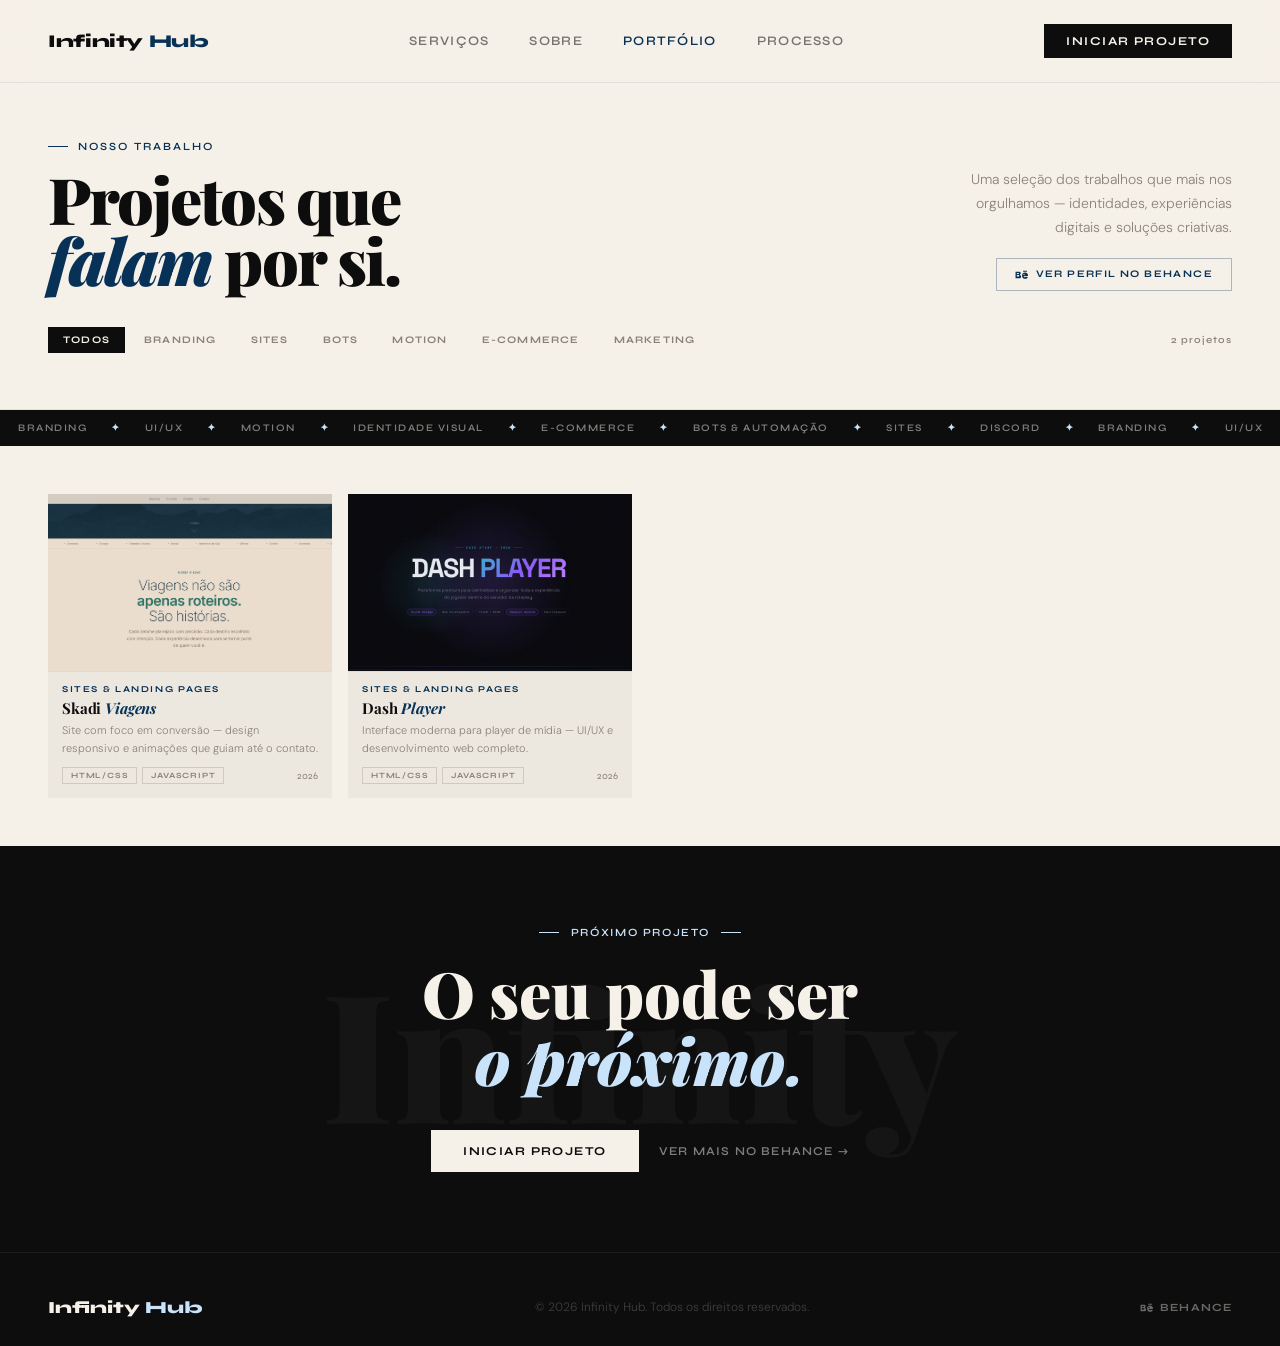
<file: portfolio.html>
<!DOCTYPE html>
<html lang="pt-BR">
<head>
<meta charset="UTF-8">
<meta name="viewport" content="width=device-width, initial-scale=1.0">
<title>Portfólio — Infinity Hub</title>
<link rel="preconnect" href="https://fonts.googleapis.com">
<link rel="preconnect" href="https://fonts.gstatic.com" crossorigin>
<link href="https://fonts.googleapis.com/css2?family=Playfair+Display:ital,wght@0,400;0,700;0,900;1,400;1,700&family=Syne:wght@400;500;600;700;800&family=DM+Sans:ital,opsz,wght@0,9..40,300;0,9..40,400;1,9..40,300&display=swap" rel="stylesheet">
<style>
*,*::before,*::after{box-sizing:border-box;margin:0;padding:0;}
:root{--cream:#F5F0E8;--ink:#0D0D0D;--warm:#C8B89A;--accent:#073156;--muted:#8A8278;--light:#EDE8DF;}
html{scroll-behavior:smooth;}
body{font-family:'DM Sans',sans-serif;background:var(--cream);color:var(--ink);overflow-x:hidden;cursor:auto;}
header{position:fixed;top:0;left:0;right:0;z-index:100;display:flex;justify-content:space-between;align-items:center;padding:24px 48px;background:rgba(245,240,232,.88);backdrop-filter:blur(14px);border-bottom:1px solid rgba(7,49,86,.08);}
.logo{font-family:'Syne',sans-serif;font-weight:800;font-size:18px;letter-spacing:-.02em;color:var(--ink);text-decoration:none;}
.logo span{color:var(--accent);}
nav{display:flex;gap:40px;align-items:center;}
nav a{font-family:'Syne',sans-serif;font-size:13px;font-weight:600;letter-spacing:.1em;text-transform:uppercase;color:var(--ink);text-decoration:none;opacity:.55;transition:opacity .2s;}
nav a:hover{opacity:1;}
nav a.active{opacity:1;color:var(--accent);}
.header-cta{font-family:'Syne',sans-serif;font-size:12px;font-weight:700;letter-spacing:.12em;text-transform:uppercase;color:var(--cream);background:var(--ink);padding:10px 22px;text-decoration:none;transition:background .3s;}
.header-cta:hover{background:var(--accent);}
.nav-toggle{display:none;flex-direction:column;gap:5px;cursor:pointer;padding:4px;background:none;border:none;}
.nav-toggle span{display:block;width:22px;height:2px;background:var(--ink);}
.mobile-nav{display:none;position:fixed;top:0;left:0;right:0;bottom:0;background:rgba(245,240,232,.98);backdrop-filter:blur(16px);z-index:999;flex-direction:column;align-items:center;justify-content:center;gap:40px;}
.mobile-nav.open{display:flex;}
.mobile-nav a{font-family:'Syne',sans-serif;font-size:22px;font-weight:700;letter-spacing:.08em;text-transform:uppercase;color:var(--ink);text-decoration:none;opacity:.7;}
.mobile-nav-close{position:absolute;top:20px;right:24px;background:none;border:none;font-size:24px;cursor:pointer;color:var(--ink);opacity:.5;}
/* HERO */
.page-hero{padding:140px 48px 56px;border-bottom:1px solid rgba(13,13,13,.08);}
.hero-top{display:flex;justify-content:space-between;align-items:flex-end;margin-bottom:36px;gap:40px;}
.hero-overline{font-family:'Syne',sans-serif;font-size:11px;font-weight:600;letter-spacing:.18em;text-transform:uppercase;color:var(--accent);display:flex;align-items:center;gap:10px;margin-bottom:16px;}
.hero-overline::before{content:'';display:inline-block;width:20px;height:1px;background:currentColor;}
.hero-title{font-family:'Playfair Display',serif;font-size:clamp(38px,5vw,68px);font-weight:900;line-height:.95;letter-spacing:-.03em;}
.hero-title em{font-style:italic;color:var(--accent);}
.hero-right{text-align:right;flex-shrink:0;}
.hero-sub{font-size:14px;line-height:1.7;color:var(--muted);max-width:300px;font-weight:300;margin-bottom:18px;margin-left:auto;}
.behance-link{display:inline-flex;align-items:center;gap:8px;font-family:'Syne',sans-serif;font-size:10px;font-weight:700;letter-spacing:.14em;text-transform:uppercase;color:var(--accent);text-decoration:none;border:1px solid rgba(7,49,86,.3);padding:9px 18px;transition:background .3s,color .3s;}
.behance-link:hover{background:var(--accent);color:var(--cream);}
.behance-link svg{width:13px;height:13px;fill:currentColor;}
/* FILTER */
.filter-bar{display:flex;align-items:center;justify-content:space-between;}
.filter-wrap{display:flex;gap:4px;flex-wrap:wrap;}
.filter-btn{font-family:'Syne',sans-serif;font-size:10px;font-weight:700;letter-spacing:.12em;text-transform:uppercase;color:var(--muted);background:none;border:1px solid transparent;padding:6px 14px;cursor:pointer;transition:all .2s;}
.filter-btn:hover{color:var(--ink);border-color:rgba(13,13,13,.15);}
.filter-btn.active{color:var(--cream);background:var(--ink);border-color:var(--ink);}
.proj-count{font-family:'Syne',sans-serif;font-size:10px;font-weight:600;letter-spacing:.1em;color:var(--muted);}
/* STRIP */
.strip{background:var(--ink);padding:12px 0;overflow:hidden;}
.strip-inner{display:flex;animation:ticker 28s linear infinite;}
.strip-group{display:flex;flex-shrink:0;align-items:center;white-space:nowrap;}
.strip-item{font-family:'Syne',sans-serif;font-size:10px;font-weight:600;letter-spacing:.15em;text-transform:uppercase;color:var(--cream);opacity:.5;padding:0 18px;}
.strip-item.accent{color:#c9e3fa;opacity:1;padding:0 6px;}
@keyframes ticker{from{transform:translateX(0)}to{transform:translateX(-50%)}}
/* GRID */
.projects-section{padding:48px;}
.projects-grid{display:grid;grid-template-columns:repeat(4,1fr);gap:16px;}
/* CARD */
.proj-card{background:var(--cream);cursor:pointer;opacity:0;transform:translateY(24px);transition:opacity .7s cubic-bezier(.23,1,.32,1),transform .7s cubic-bezier(.23,1,.32,1);}
.proj-card.visible{opacity:1;transform:translateY(0);}
.card-thumb{position:relative;width:100%;aspect-ratio:16/10;overflow:hidden;}
.card-thumb-inner{width:100%;height:100%;background-size:cover;background-position:center;background-repeat:no-repeat;display:flex;align-items:center;justify-content:center;transition:transform .7s cubic-bezier(.23,1,.32,1);}
.proj-card:hover .card-thumb-inner{transform:scale(1.04);}
.card-thumb-overlay{position:absolute;inset:0;background:rgba(7,18,40,0);display:flex;align-items:center;justify-content:center;transition:background .4s;}
.proj-card:hover .card-thumb-overlay{background:rgba(7,18,40,.45);}
.card-view-btn{font-family:'Syne',sans-serif;font-size:10px;font-weight:700;letter-spacing:.14em;text-transform:uppercase;color:var(--cream);text-decoration:none;border:1px solid rgba(245,240,232,.6);padding:9px 20px;opacity:0;transform:translateY(8px);transition:opacity .3s,transform .3s;display:flex;align-items:center;gap:8px;}
.proj-card:hover .card-view-btn{opacity:1;transform:translateY(0);}
.card-view-btn svg{width:12px;height:12px;fill:currentColor;}
.card-info{padding:12px 14px 14px;background:var(--light);border-top:1px solid rgba(13,13,13,.06);}
.card-cat{font-family:'Syne',sans-serif;font-size:9px;font-weight:700;letter-spacing:.18em;text-transform:uppercase;color:var(--accent);margin-bottom:5px;}
.card-title{font-family:'Playfair Display',serif;font-size:15px;font-weight:700;line-height:1.2;letter-spacing:-.01em;color:var(--ink);margin-bottom:5px;}
.card-title em{font-style:italic;color:var(--accent);}
.card-desc{font-size:11px;line-height:1.6;color:var(--muted);font-weight:300;margin-bottom:10px;}
.card-footer{display:flex;align-items:center;justify-content:space-between;}
.card-tags{display:flex;gap:5px;flex-wrap:wrap;}
.card-tag{font-family:'Syne',sans-serif;font-size:8px;font-weight:700;letter-spacing:.1em;text-transform:uppercase;color:var(--muted);border:1px solid rgba(138,130,120,.3);padding:3px 8px;}
.card-year{font-family:'Syne',sans-serif;font-size:10px;color:var(--muted);font-weight:300;}
/* CTA */
.cta-bottom{background:var(--ink);padding:80px 48px;text-align:center;position:relative;overflow:hidden;}
.cta-bg-txt{position:absolute;top:50%;left:50%;transform:translate(-50%,-50%);font-family:'Playfair Display',serif;font-size:clamp(80px,14vw,200px);font-weight:900;color:#fff;opacity:.03;white-space:nowrap;pointer-events:none;}
.cta-overline{font-family:'Syne',sans-serif;font-size:11px;font-weight:600;letter-spacing:.15em;text-transform:uppercase;color:#c9e3fa;margin-bottom:20px;display:flex;align-items:center;justify-content:center;gap:12px;position:relative;z-index:1;}
.cta-overline::before,.cta-overline::after{content:'';display:inline-block;width:20px;height:1px;background:currentColor;}
.cta-title{font-family:'Playfair Display',serif;font-size:clamp(36px,5vw,64px);font-weight:900;color:var(--cream);margin-bottom:36px;position:relative;z-index:1;line-height:1.05;}
.cta-title em{font-style:italic;color:#c9e3fa;}
.cta-btns{display:flex;align-items:center;justify-content:center;gap:20px;position:relative;z-index:1;}
.cta-btn-p{font-family:'Syne',sans-serif;font-size:12px;font-weight:700;letter-spacing:.12em;text-transform:uppercase;color:var(--ink);background:var(--cream);padding:14px 32px;text-decoration:none;transition:background .3s;}
.cta-btn-p:hover{background:#c9e3fa;}
.cta-btn-s{font-family:'Syne',sans-serif;font-size:12px;font-weight:600;letter-spacing:.1em;text-transform:uppercase;color:rgba(245,240,232,.5);text-decoration:none;transition:color .2s;}
.cta-btn-s:hover{color:#c9e3fa;}
/* FOOTER */
footer{background:var(--ink);padding:44px 48px 28px;border-top:1px solid rgba(245,240,232,.06);}
.footer-inner{display:flex;justify-content:space-between;align-items:center;}
.footer-logo{font-family:'Syne',sans-serif;font-weight:800;font-size:17px;color:var(--cream);text-decoration:none;}
.footer-logo span{color:#c9e3fa;}
.footer-copy{font-size:12px;color:rgba(245,240,232,.22);font-weight:300;}
.footer-beh{font-family:'Syne',sans-serif;font-size:11px;font-weight:700;letter-spacing:.1em;text-transform:uppercase;color:rgba(245,240,232,.4);text-decoration:none;display:flex;align-items:center;gap:7px;transition:color .2s;}
.footer-beh:hover{color:#c9e3fa;}
.footer-beh svg{width:13px;height:13px;fill:currentColor;}
/* RESPONSIVE */
@media(max-width:1024px){.projects-grid{grid-template-columns:repeat(3,1fr);}header{padding:20px 32px;}.page-hero{padding:110px 32px 44px;}.projects-section{padding:32px;}.cta-bottom{padding:60px 32px;}footer{padding:36px 32px 24px;}}
@media(max-width:768px){header{padding:14px 20px;}nav{display:none;}.nav-toggle{display:flex;}.hero-top{flex-direction:column;align-items:flex-start;gap:20px;}.hero-right{text-align:left;}.hero-sub{margin-left:0;max-width:100%;}.filter-bar{flex-direction:column;align-items:flex-start;gap:12px;}.page-hero{padding:88px 20px 32px;}.projects-section{padding:20px;}.projects-grid{grid-template-columns:repeat(2,1fr);gap:16px;}.cta-bottom{padding:48px 20px;}.cta-btns{flex-direction:column;gap:14px;}footer{padding:32px 20px 20px;}.footer-inner{flex-direction:column;gap:14px;text-align:center;}}
@media(max-width:480px){.projects-grid{grid-template-columns:1fr;}.card-title{font-size:16px;}}
</style>
</head>
<body>
<div class="mobile-nav" id="mobileNav">
  <button class="mobile-nav-close" id="mobileNavClose">&#10005;</button>
  <a href="index.html">In&#237;cio</a>
  <a href="index.html#servicos">Servi&#231;os</a>
  <a href="sobre.html">Sobre</a>
  <a href="portfolio.html" style="color:var(--accent);opacity:1;">Portf&#243;lio</a>
  <a href="contato.html">Iniciar projeto</a>
</div>
<header>
  <a href="index.html" class="logo">Infinity <span>Hub</span></a>
  <nav>
    <a href="index.html#servicos">Servi&#231;os</a>
    <a href="sobre.html">Sobre</a>
    <a href="portfolio.html" class="active">Portf&#243;lio</a>
    <a href="index.html#processo">Processo</a>
  </nav>
  <a href="contato.html" class="header-cta">Iniciar projeto</a>
  <button class="nav-toggle" id="navToggle"><span></span><span></span><span></span></button>
</header>
<section class="page-hero">
  <div class="hero-top">
    <div>
      <div class="hero-overline">Nosso trabalho</div>
      <h1 class="hero-title">Projetos que<br><em>falam</em> por si.</h1>
    </div>
    <div class="hero-right">
      <p class="hero-sub">Uma sele&#231;&#227;o dos trabalhos que mais nos orgulhamos &#8212; identidades, experi&#234;ncias digitais e solu&#231;&#245;es criativas.</p>
      <a href="https://www.behance.net/infihub" target="_blank" rel="noopener" class="behance-link">
        <svg viewBox="0 0 24 24"><path d="M22 7h-7V5h7v2zm1.726 10c-.442 1.297-2.029 3-5.101 3-3.074 0-5.564-1.729-5.564-5.675 0-3.91 2.325-5.92 5.466-5.92 3.082 0 4.964 1.782 5.375 4.426.078.506.109 1.188.095 2.14H15.97c.13 1.2.836 1.98 2.101 1.98.56 0 1.085-.373 1.249-.977h2.406zm-5.25-3.89c-.091-1.004-.648-1.7-1.737-1.7-1.135 0-1.732.73-1.868 1.7h3.605zM9.547 11.338c.65-.267 1.033-.857 1.033-1.617 0-1.758-1.308-2.721-3.28-2.721H1v12h6.635c2.084 0 3.697-1.025 3.697-3.04 0-1.279-.637-2.148-1.785-2.622zM3.44 9h2.759c.735 0 1.266.308 1.266 1.07 0 .712-.479 1.087-1.266 1.087H3.44V9zm3.176 6.5H3.44v-2.5h3.233c.882 0 1.386.416 1.386 1.24 0 .865-.537 1.26-1.443 1.26z"/></svg>
        Ver perfil no Behance
      </a>
    </div>
  </div>
  <div class="filter-bar">
    <div class="filter-wrap">
      <button class="filter-btn active" data-filter="all">Todos</button>
      <button class="filter-btn" data-filter="branding">Branding</button>
      <button class="filter-btn" data-filter="sites">Sites</button>
      <button class="filter-btn" data-filter="bots">Bots</button>
      <button class="filter-btn" data-filter="motion">Motion</button>
      <button class="filter-btn" data-filter="ecommerce">E-commerce</button>
      <button class="filter-btn" data-filter="marketing">Marketing</button>
    </div>
    <span class="proj-count" id="projCount">2 projetos</span>
  </div>
</section>
<div class="strip">
  <div class="strip-inner">
    <div class="strip-group"><span class="strip-item">Branding</span><span class="strip-item accent">&#10022;</span><span class="strip-item">UI/UX</span><span class="strip-item accent">&#10022;</span><span class="strip-item">Motion</span><span class="strip-item accent">&#10022;</span><span class="strip-item">Identidade Visual</span><span class="strip-item accent">&#10022;</span><span class="strip-item">E-commerce</span><span class="strip-item accent">&#10022;</span><span class="strip-item">Bots &amp; Automa&#231;&#227;o</span><span class="strip-item accent">&#10022;</span><span class="strip-item">Sites</span><span class="strip-item accent">&#10022;</span><span class="strip-item">Discord</span><span class="strip-item accent">&#10022;</span></div>
    <div class="strip-group" aria-hidden="true"><span class="strip-item">Branding</span><span class="strip-item accent">&#10022;</span><span class="strip-item">UI/UX</span><span class="strip-item accent">&#10022;</span><span class="strip-item">Motion</span><span class="strip-item accent">&#10022;</span><span class="strip-item">Identidade Visual</span><span class="strip-item accent">&#10022;</span><span class="strip-item">E-commerce</span><span class="strip-item accent">&#10022;</span><span class="strip-item">Bots &amp; Automa&#231;&#227;o</span><span class="strip-item accent">&#10022;</span><span class="strip-item">Sites</span><span class="strip-item accent">&#10022;</span><span class="strip-item">Discord</span><span class="strip-item accent">&#10022;</span></div>
  </div>
</div>
<section class="projects-section">
<div class="projects-grid" id="projectsGrid">

<!-- CARD — Skadi Viagens -->
<article class="proj-card" data-category="sites">
  <div class="card-thumb">
    <div class="card-thumb-inner" style="background-image:url(assets/imagem/siteskadi.png);background-size:cover;background-position:center;">
    </div>
    <div class="card-thumb-overlay">
      <a href="https://www.skadiviagens.com.br" target="_blank" rel="noopener" class="card-view-btn">Ver projeto</a>
    </div>
  </div>
  <div class="card-info">
    <div class="card-cat">Sites &amp; Landing Pages</div>
    <div class="card-title">Skadi <em>Viagens</em></div>
    <div class="card-desc">Site com foco em convers&#227;o &#8212; design responsivo e anima&#231;&#245;es que guiam at&#233; o contato.</div>
    <div class="card-footer"><div class="card-tags"><span class="card-tag">HTML/CSS</span><span class="card-tag">JavaScript</span></div><span class="card-year">2026</span></div>
  </div>
</article>

<!-- CARD — Dash Player -->
<article class="proj-card" data-category="sites">
  <div class="card-thumb">
    <div class="card-thumb-inner" style="background-image:url(assets/imagem/dashplayer.png);background-size:cover;background-position:center;">
    </div>
    <div class="card-thumb-overlay">
      <a href="https://www.behance.net/gallery/246902521/Dash-Player-UIUX-Design-Web-Development" target="_blank" rel="noopener" class="card-view-btn">
        <svg viewBox="0 0 24 24"><path d="M22 7h-7V5h7v2zm1.726 10c-.442 1.297-2.029 3-5.101 3-3.074 0-5.564-1.729-5.564-5.675 0-3.91 2.325-5.92 5.466-5.92 3.082 0 4.964 1.782 5.375 4.426.078.506.109 1.188.095 2.14H15.97c.13 1.2.836 1.98 2.101 1.98.56 0 1.085-.373 1.249-.977h2.406zm-5.25-3.89c-.091-1.004-.648-1.7-1.737-1.7-1.135 0-1.732.73-1.868 1.7h3.605zM9.547 11.338c.65-.267 1.033-.857 1.033-1.617 0-1.758-1.308-2.721-3.28-2.721H1v12h6.635c2.084 0 3.697-1.025 3.697-3.04 0-1.279-.637-2.148-1.785-2.622zM3.44 9h2.759c.735 0 1.266.308 1.266 1.07 0 .712-.479 1.087-1.266 1.087H3.44V9zm3.176 6.5H3.44v-2.5h3.233c.882 0 1.386.416 1.386 1.24 0 .865-.537 1.26-1.443 1.26z"/></svg>
        Ver projeto
      </a>
    </div>
  </div>
  <div class="card-info">
    <div class="card-cat">Sites &amp; Landing Pages</div>
    <div class="card-title">Dash <em>Player</em></div>
    <div class="card-desc">Interface moderna para player de m&#237;dia &#8212; UI/UX e desenvolvimento web completo.</div>
    <div class="card-footer"><div class="card-tags"><span class="card-tag">HTML/CSS</span><span class="card-tag">JavaScript</span></div><span class="card-year">2026</span></div>
  </div>
</article>

<!-- CARDS OCULTOS — descomentar para reativar

<article class="proj-card" data-category="ecommerce">
  <div class="card-thumb">
    <div class="card-thumb-inner" style="background:linear-gradient(135deg,#0a1f0a,#0d3d1a);">
      <svg viewBox="0 0 320 240" width="80%" xmlns="http://www.w3.org/2000/svg" opacity="0.5"><rect x="40" y="30" width="110" height="140" rx="6" fill="none" stroke="#4ade80" stroke-width="1.2" stroke-opacity="0.4"/><rect x="52" y="44" width="86" height="56" rx="3" fill="#4ade80" fill-opacity="0.1"/><rect x="52" y="108" width="86" height="8" rx="2" fill="#4ade80" fill-opacity="0.2"/><rect x="52" y="122" width="60" height="6" rx="2" fill="#4ade80" fill-opacity="0.12"/><rect x="52" y="146" width="50" height="18" rx="9" fill="#4ade80" fill-opacity="0.2"/><rect x="170" y="50" width="110" height="140" rx="6" fill="none" stroke="#4ade80" stroke-width="1" stroke-opacity="0.3"/><rect x="182" y="64" width="86" height="56" rx="3" fill="#4ade80" fill-opacity="0.08"/><rect x="182" y="128" width="86" height="8" rx="2" fill="#4ade80" fill-opacity="0.15"/><rect x="182" y="152" width="50" height="18" rx="9" fill="#4ade80" fill-opacity="0.15"/><circle cx="260" cy="40" r="20" fill="none" stroke="#4ade80" stroke-width="1" stroke-opacity="0.4"/><text x="253" y="46" font-family="sans-serif" font-size="13" font-weight="700" fill="#4ade80" fill-opacity="0.6">3</text></svg>
    </div>
    <div class="card-thumb-overlay">
      <a href="https://www.behance.net/infihub" target="_blank" rel="noopener" class="card-view-btn">Ver projeto</a>
    </div>
  </div>
  <div class="card-info">
    <div class="card-cat">E-commerce</div>
    <div class="card-title">Loja <em>Online</em></div>
    <div class="card-desc">E-commerce completo com catálogo dinâmico, PIX, cartão e painel de gestão.</div>
    <div class="card-footer"><div class="card-tags"><span class="card-tag">UI/UX</span><span class="card-tag">Dev</span></div><span class="card-year">2024</span></div>
  </div>
</article>

<article class="proj-card" data-category="bots">
  <div class="card-thumb">
    <div class="card-thumb-inner" style="background:linear-gradient(135deg,#0e0620,#2d1870);">
    </div>
    <div class="card-thumb-overlay">
      <a href="https://www.behance.net/infihub" target="_blank" rel="noopener" class="card-view-btn">Ver projeto</a>
    </div>
  </div>
  <div class="card-info">
    <div class="card-cat">Bots &amp; Automações</div>
    <div class="card-title">Bot de <em>Tickets</em></div>
    <div class="card-desc">Sistema completo de tickets com painel de atendimento e histórico para Discord.</div>
    <div class="card-footer"><div class="card-tags"><span class="card-tag">Discord</span><span class="card-tag">Node.js</span></div><span class="card-year">2025</span></div>
  </div>
</article>

<article class="proj-card" data-category="branding">
  <div class="card-thumb">
    <div class="card-thumb-inner" style="background:linear-gradient(135deg,#1a0a0a,#3d1515);">
    </div>
    <div class="card-thumb-overlay">
      <a href="https://www.behance.net/infihub" target="_blank" rel="noopener" class="card-view-btn">Ver projeto</a>
    </div>
  </div>
  <div class="card-info">
    <div class="card-cat">Branding &amp; Identidade</div>
    <div class="card-title">Rebranding <em>Estratégico</em></div>
    <div class="card-desc">Reestruturação completa de identidade para empresa consolidada no mercado.</div>
    <div class="card-footer"><div class="card-tags"><span class="card-tag">Rebranding</span><span class="card-tag">Logo</span></div><span class="card-year">2024</span></div>
  </div>
</article>

<article class="proj-card" data-category="motion">
  <div class="card-thumb">
    <div class="card-thumb-inner" style="background:linear-gradient(135deg,#0f0f0f,#1a1a1a);">
    </div>
    <div class="card-thumb-overlay">
      <a href="https://www.behance.net/infihub" target="_blank" rel="noopener" class="card-view-btn">Ver projeto</a>
    </div>
  </div>
  <div class="card-info">
    <div class="card-cat">Motion Design</div>
    <div class="card-title">Animações <em>para Redes</em></div>
    <div class="card-desc">Stories, reels e posts animados que aumentam engajamento e reforçam a marca.</div>
    <div class="card-footer"><div class="card-tags"><span class="card-tag">Motion</span><span class="card-tag">Social</span></div><span class="card-year">2025</span></div>
  </div>
</article>

-->

</div>
</section>
<section class="cta-bottom">
  <div class="cta-bg-txt">Infinity</div>
  <div class="cta-overline">Pr&#243;ximo projeto</div>
  <h2 class="cta-title">O seu pode ser<br><em>o pr&#243;ximo.</em></h2>
  <div class="cta-btns">
    <a href="contato.html" class="cta-btn-p">Iniciar projeto</a>
    <a href="https://www.behance.net/infihub" target="_blank" rel="noopener" class="cta-btn-s">Ver mais no Behance &#8594;</a>
  </div>
</section>
<footer>
  <div class="footer-inner">
    <a href="index.html" class="footer-logo">Infinity <span>Hub</span></a>
    <span class="footer-copy">&#169; 2026 Infinity Hub. Todos os direitos reservados.</span>
    <a href="https://www.behance.net/infihub" target="_blank" rel="noopener" class="footer-beh"><svg viewBox="0 0 24 24"><path d="M22 7h-7V5h7v2zm1.726 10c-.442 1.297-2.029 3-5.101 3-3.074 0-5.564-1.729-5.564-5.675 0-3.91 2.325-5.92 5.466-5.92 3.082 0 4.964 1.782 5.375 4.426.078.506.109 1.188.095 2.14H15.97c.13 1.2.836 1.98 2.101 1.98.56 0 1.085-.373 1.249-.977h2.406zm-5.25-3.89c-.091-1.004-.648-1.7-1.737-1.7-1.135 0-1.732.73-1.868 1.7h3.605zM9.547 11.338c.65-.267 1.033-.857 1.033-1.617 0-1.758-1.308-2.721-3.28-2.721H1v12h6.635c2.084 0 3.697-1.025 3.697-3.04 0-1.279-.637-2.148-1.785-2.622zM3.44 9h2.759c.735 0 1.266.308 1.266 1.07 0 .712-.479 1.087-1.266 1.087H3.44V9zm3.176 6.5H3.44v-2.5h3.233c.882 0 1.386.416 1.386 1.24 0 .865-.537 1.26-1.443 1.26z"/></svg>Behance</a>
  </div>
</footer>
<script>
(function(){
  var cards=document.querySelectorAll('.proj-card');
  if(!cards.length)return;
  var obs=new IntersectionObserver(function(entries){
    entries.forEach(function(e,i){
      if(e.isIntersecting){
        setTimeout(function(){e.target.classList.add('visible');},i*80);
        obs.unobserve(e.target);
      }
    });
  },{threshold:.1});
  cards.forEach(function(c){obs.observe(c);});
})();

(function(){
  var btns=document.querySelectorAll('.filter-btn');
  var cards=document.querySelectorAll('.proj-card');
  var countEl=document.getElementById('projCount');
  if(!btns.length||!cards.length)return;
  btns.forEach(function(btn){
    btn.addEventListener('click',function(){
      btns.forEach(function(b){b.classList.remove('active');});
      btn.classList.add('active');
      var f=btn.getAttribute('data-filter');
      var visible=0;
      cards.forEach(function(card){
        var show=f==='all'||card.getAttribute('data-category')===f;
        card.style.display=show?'block':'none';
        if(show){visible++;setTimeout(function(){card.classList.add('visible');},50);}
      });
      if(countEl)countEl.textContent=visible+' projeto'+(visible!==1?'s':'');
    });
  });
})();

(function(){
  var t=document.getElementById('navToggle');
  var n=document.getElementById('mobileNav');
  var c=document.getElementById('mobileNavClose');
  if(t)t.addEventListener('click',function(){n.classList.add('open');document.body.style.overflow='hidden';});
  if(c)c.addEventListener('click',function(){n.classList.remove('open');document.body.style.overflow='';});
})();
</script>
</body>
</html>
</file>
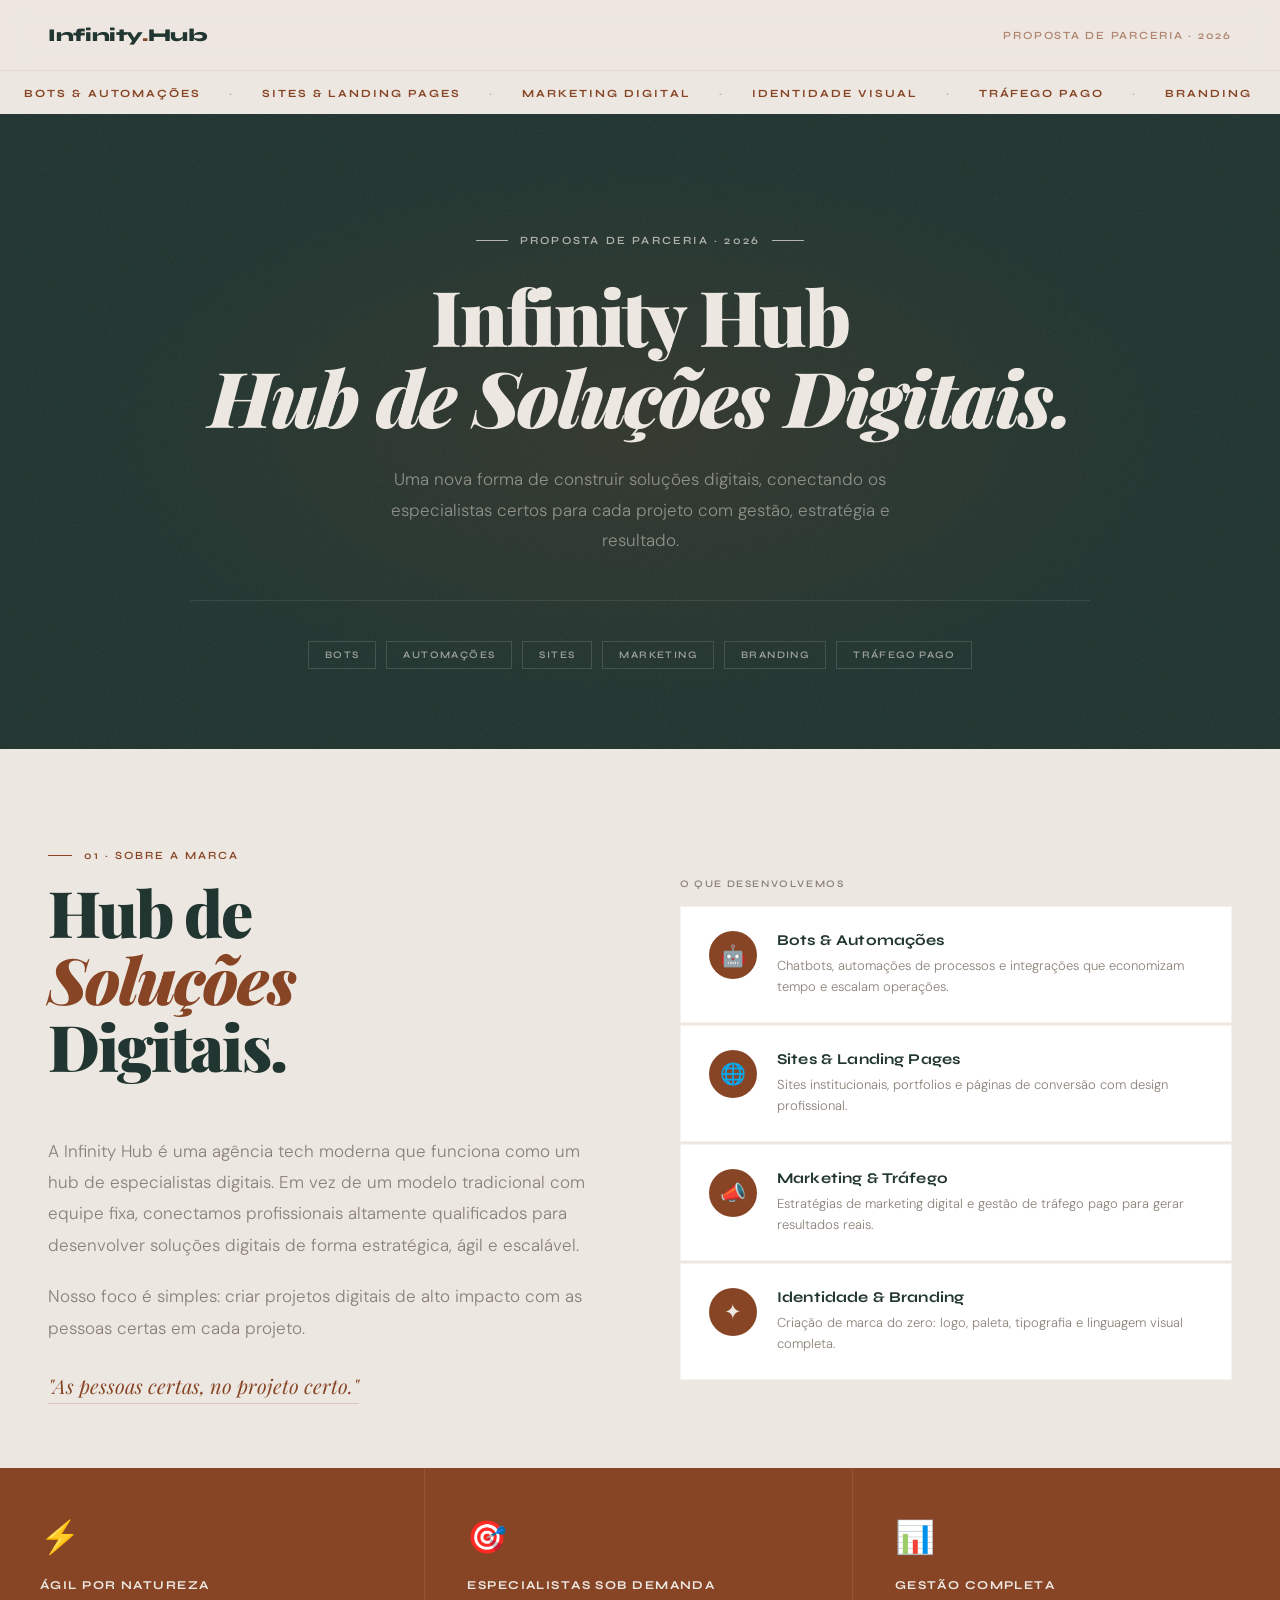
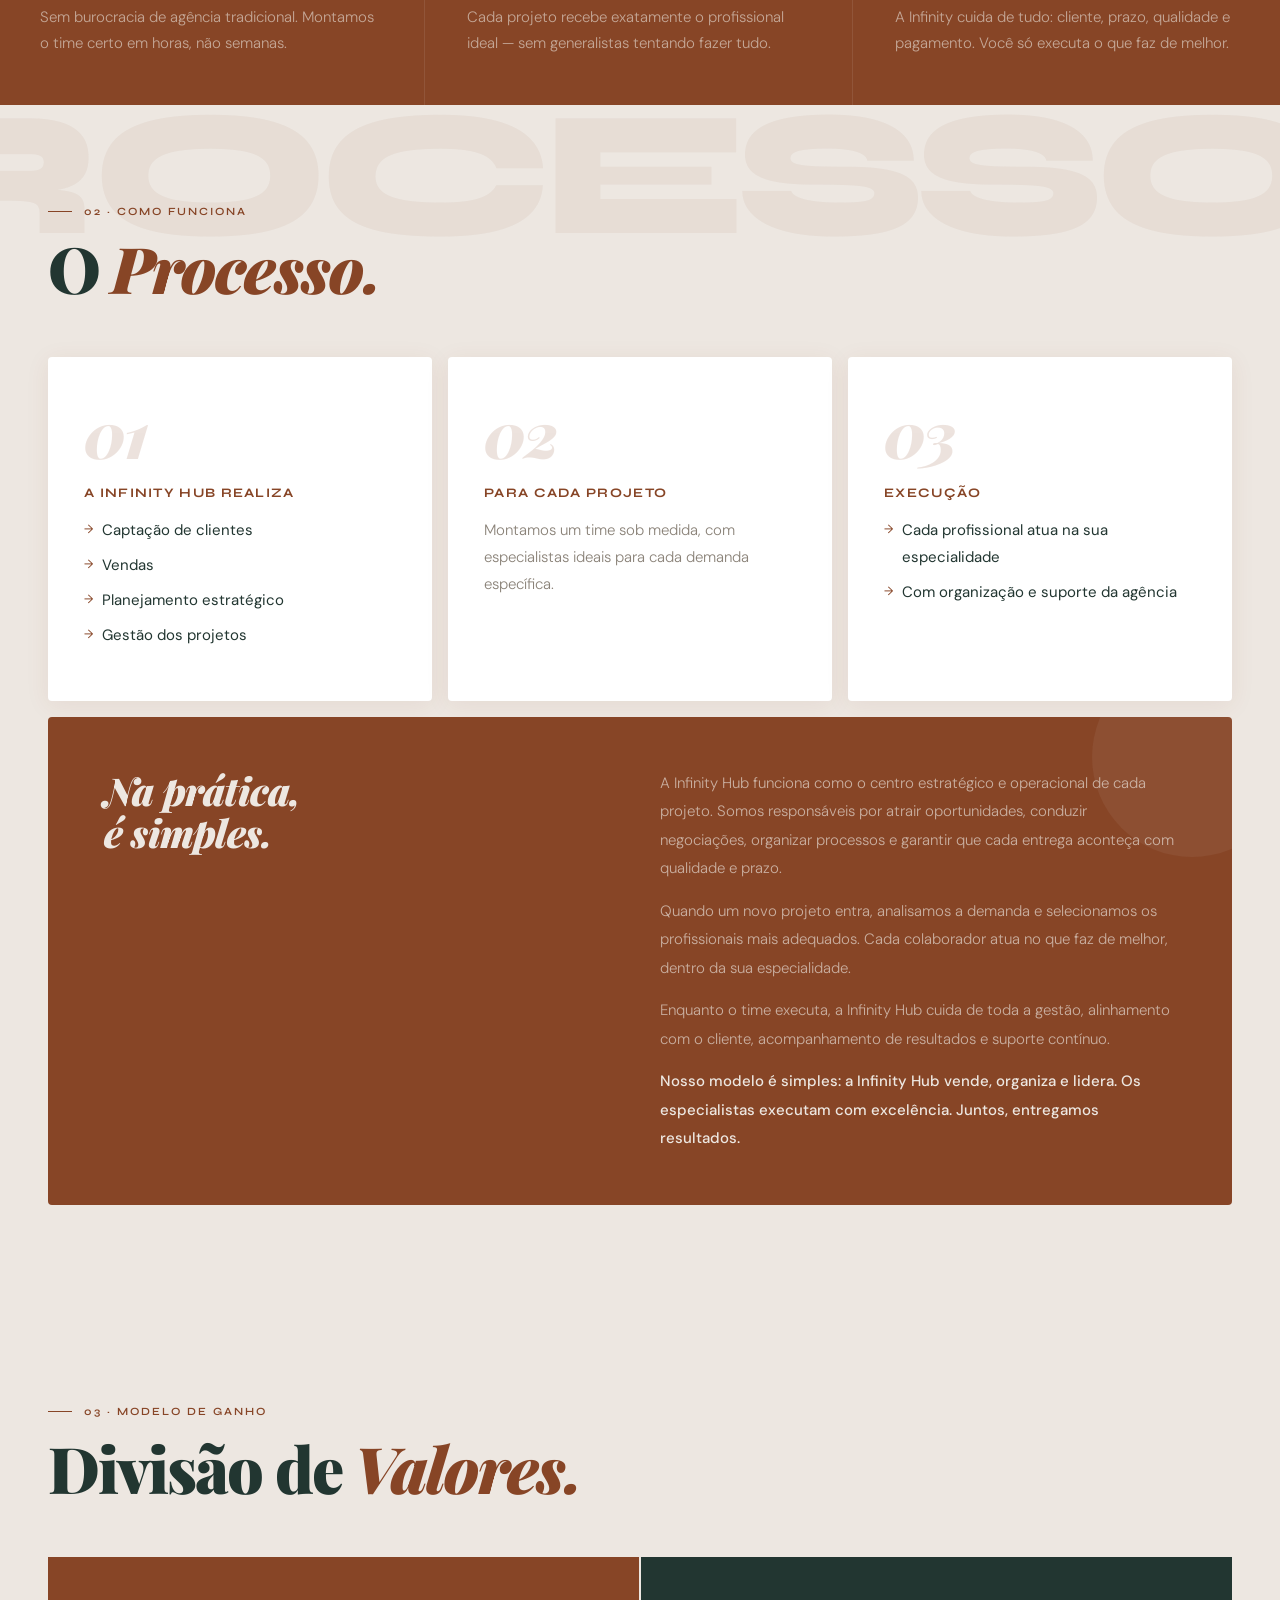
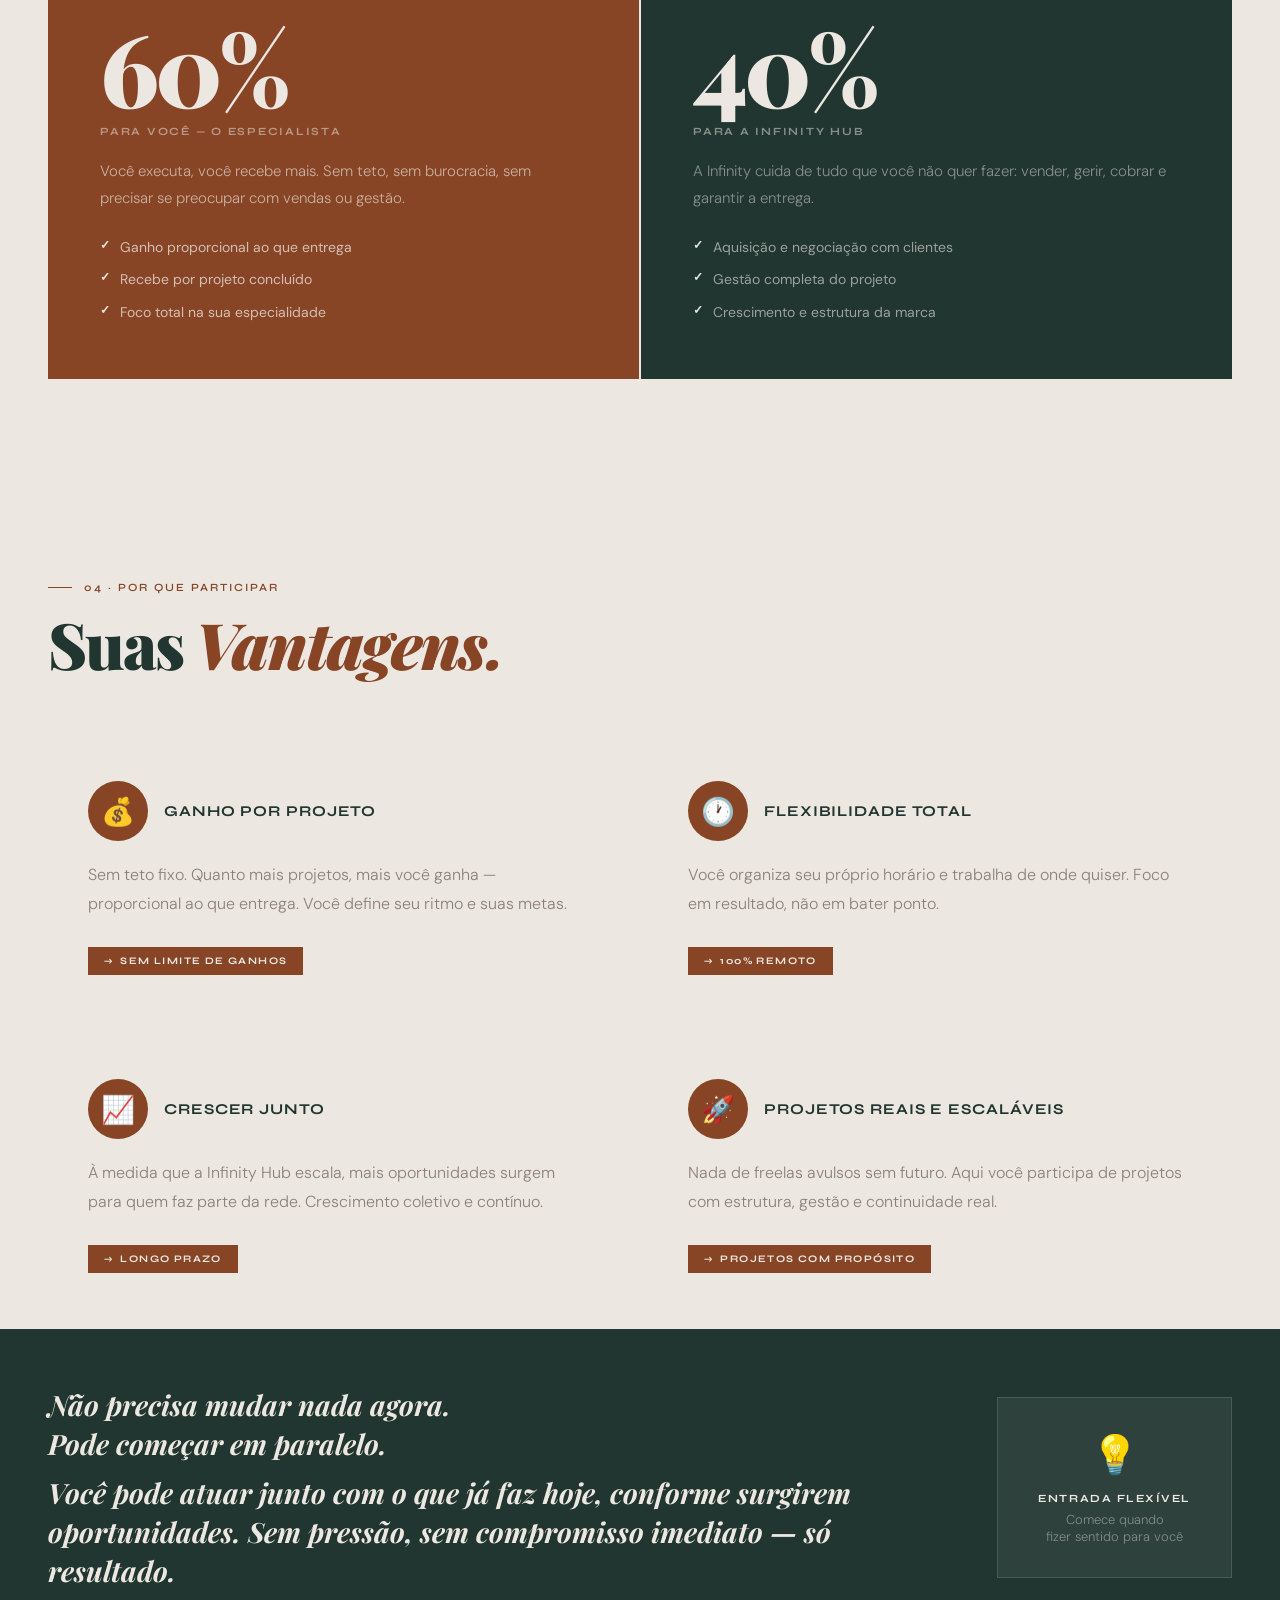
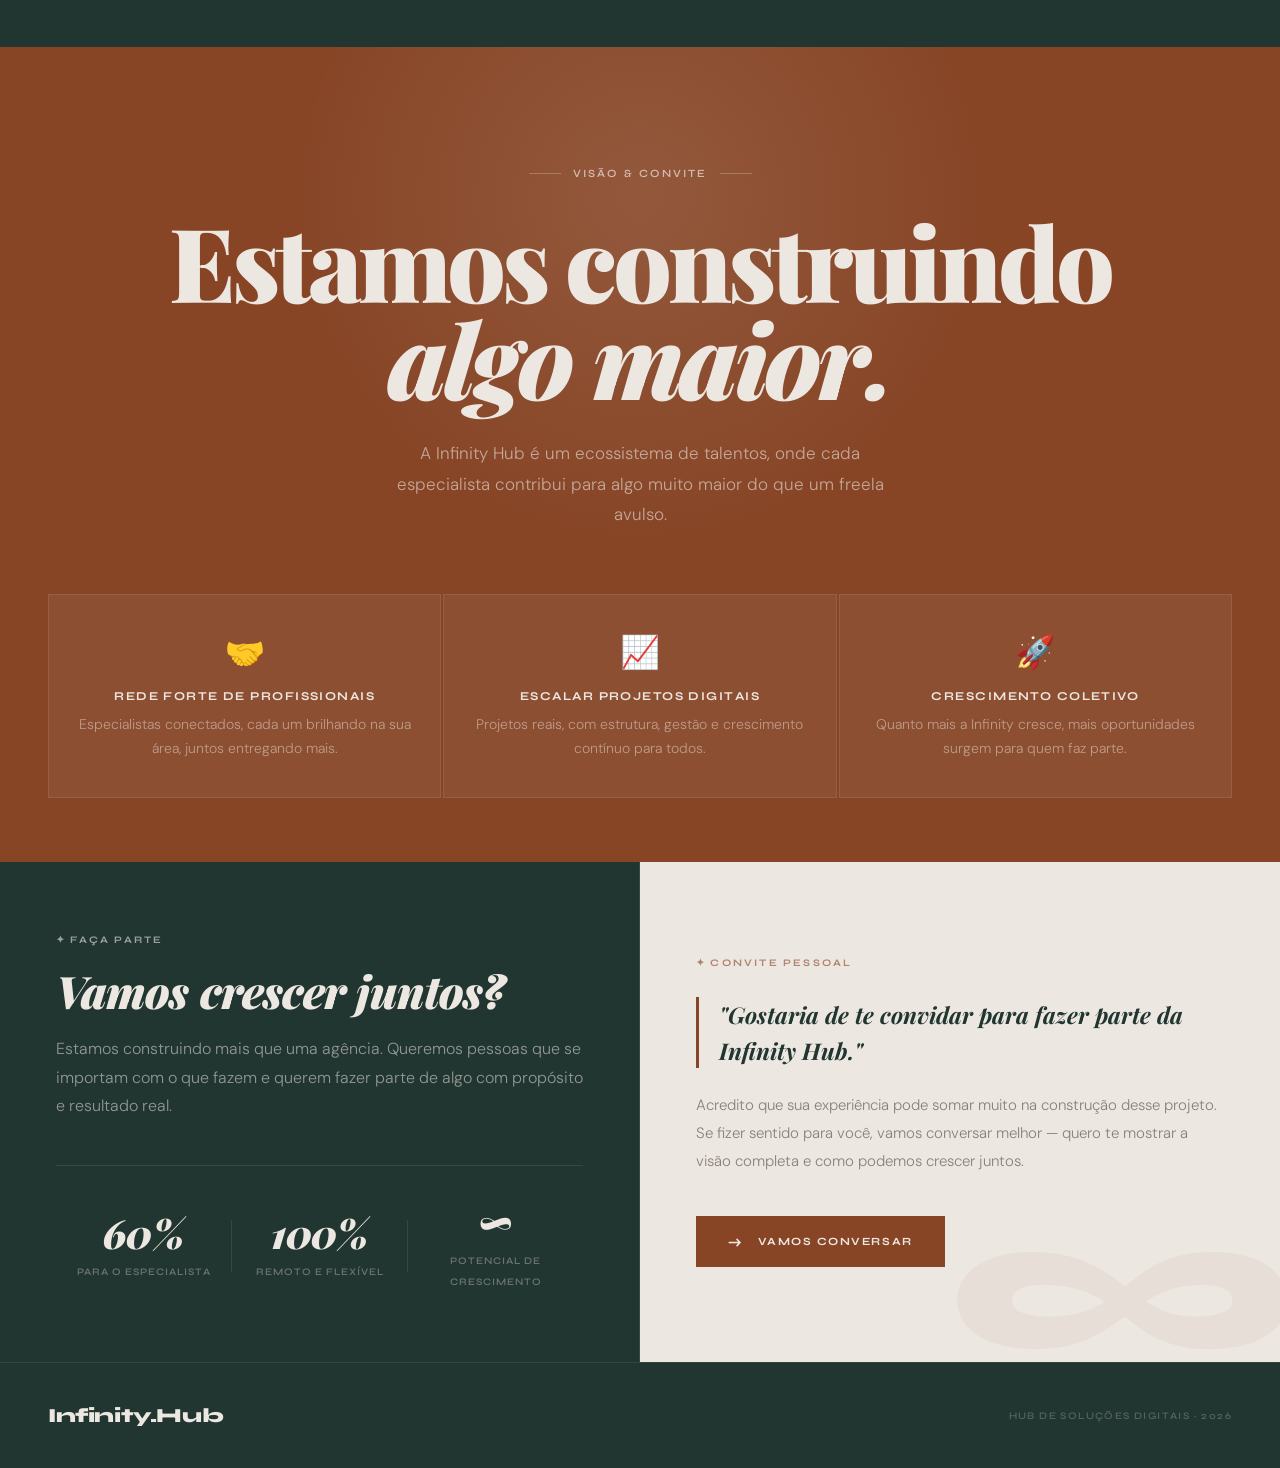
<file: proposta.html>
<!DOCTYPE html>
<html lang="pt-BR">
<head>
<meta charset="UTF-8">
<meta name="viewport" content="width=device-width, initial-scale=1.0">
<title>Proposta | Infinity Hub</title>
<link href="https://fonts.googleapis.com/css2?family=Syne:wght@400;600;700;800&family=DM+Sans:ital,wght@0,300;0,400;0,500;1,300&family=Playfair+Display:ital,wght@0,700;0,900;1,400;1,700&display=swap" rel="stylesheet">
<style>
*, *::before, *::after { box-sizing: border-box; margin: 0; padding: 0; }
:root {
  --cream: #EDE7E1; --ink: #223631; --warm: #EDE7E1;
  --accent: #874526; --muted: #8A8278; --light: #EDE7E1;
  --card-shadow: 0 20px 60px rgba(34,54,49,0.12), 0 4px 16px rgba(34,54,49,0.06);
  --card-shadow-hover: 0 40px 100px rgba(34,54,49,0.2), 0 8px 32px rgba(34,54,49,0.1);
  --blue-light: #EDE7E1;
}
html { scroll-behavior: smooth; }
body { font-family: 'DM Sans', sans-serif; background: var(--cream); color: var(--ink); overflow-x: hidden; }

/* ── HEADER ── */
header {
  position: fixed; top: 0; left: 0; right: 0; z-index: 100;
  display: flex; justify-content: space-between; align-items: center;
  padding: 24px 48px;
  background: rgba(237,231,225,0.92);
  backdrop-filter: blur(12px); -webkit-backdrop-filter: blur(12px);
  border-bottom: 1px solid rgba(135,69,38,0.08);
}
.logo { font-family: 'Syne', sans-serif; font-weight: 800; font-size: 18px; letter-spacing: -0.02em; color: var(--ink); text-decoration: none; }
.logo span { color: var(--accent); }
.header-tag { font-family: 'Syne', sans-serif; font-size: 11px; font-weight: 600; letter-spacing: 0.16em; text-transform: uppercase; color: var(--accent); opacity: 0.6; }

/* ── STRIP ── */
.strip { background: var(--blue-light); padding: 14px 0; overflow: hidden; margin-top: 73px; }
.strip-inner { display: flex; animation: ticker 22s linear infinite; }
.strip-group { display: flex; flex-shrink: 0; align-items: center; white-space: nowrap; }
.strip-item { font-family: 'Syne', sans-serif; font-size: 11px; font-weight: 700; letter-spacing: 0.18em; text-transform: uppercase; color: var(--accent); padding: 0 24px; white-space: nowrap; }
.strip-item.dot { color: var(--ink); opacity: 0.3; padding: 0 4px; }
@keyframes ticker { from { transform: translateX(0); } to { transform: translateX(-50%); } }

/* ── HERO ── */
.hero-section {
  min-height: 70vh; background: var(--ink);
  display: flex; flex-direction: column;
  align-items: center; justify-content: center;
  padding: 120px 48px 80px; position: relative; overflow: hidden;
}
.hero-noise {
  position: absolute; inset: 0; opacity: 0.04;
  background-image: url("data:image/svg+xml,%3Csvg viewBox='0 0 256 256' xmlns='http://www.w3.org/2000/svg'%3E%3Cfilter id='n'%3E%3CfeTurbulence type='fractalNoise' baseFrequency='0.9' numOctaves='4' stitchTiles='stitch'/%3E%3C/filter%3E%3Crect width='100%25' height='100%25' filter='url(%23n)'/%3E%3C/svg%3E");
  pointer-events: none;
}
.hero-bg-gradient {
  position: absolute; inset: 0;
  background: radial-gradient(ellipse 60% 60% at 50% 50%, rgba(135,69,38,0.18) 0%, transparent 70%);
  pointer-events: none;
}
.hero-overline { display: none; }
.hero-content { position: relative; z-index: 2; width: 100%; max-width: 900px; text-align: center; }
.hero-tag {
  font-family: 'Syne', sans-serif; font-size: 11px; font-weight: 600;
  letter-spacing: 0.2em; text-transform: uppercase; color: var(--blue-light);
  display: flex; align-items: center; justify-content: center; gap: 12px;
  margin-bottom: 28px; opacity: 0.7;
}
.hero-tag::before, .hero-tag::after { content: ''; display: block; width: 32px; height: 1px; background: currentColor; }
.hero-title {
  font-family: 'Playfair Display', serif; font-weight: 900;
  font-size: clamp(40px, 6vw, 80px); line-height: 1.05;
  letter-spacing: -0.03em; color: var(--cream); margin-bottom: 28px;
}
.hero-title em { font-style: italic; color: var(--blue-light); }
.hero-desc {
  font-size: 17px; line-height: 1.8; color: rgba(237,231,225,0.5);
  max-width: 560px; font-weight: 300; margin: 0 auto 44px;
}
.hero-bottom-row {
  display: flex; justify-content: center; align-items: center; gap: 10px;
  padding-top: 40px; border-top: 1px solid rgba(237,231,225,0.1);
  flex-wrap: wrap;
}
.service-pill {
  font-family: 'Syne', sans-serif; font-size: 10px; font-weight: 600;
  letter-spacing: 0.14em; text-transform: uppercase;
  color: rgba(237,231,225,0.6); border: 1px solid rgba(237,231,225,0.15); padding: 7px 16px;
}

/* ── SECTION BASE ── */
.section { padding: 100px 48px; }
.section-label {
  font-family: 'Syne', sans-serif; font-size: 11px; font-weight: 600;
  letter-spacing: 0.18em; text-transform: uppercase; color: var(--accent);
  display: flex; align-items: center; gap: 12px; margin-bottom: 16px;
}
.section-label::before { content: ''; width: 24px; height: 1px; background: var(--accent); }
.section-label.on-dark { color: var(--blue-light); }
.section-label.on-dark::before { background: var(--blue-light); }
h2.section-title {
  font-family: 'Playfair Display', serif; font-weight: 900;
  font-size: clamp(36px, 5vw, 68px); letter-spacing: -0.03em; line-height: 1.05;
  margin-bottom: 56px; color: var(--ink);
}
h2.section-title.on-dark { color: var(--cream); }
h2.section-title em { font-style: italic; color: var(--accent); }
h2.section-title.on-dark em { color: var(--blue-light); }

/* ── SOBRE ── */
.sobre { background: var(--cream); padding-bottom: 0; }
.sobre-top { display: grid; grid-template-columns: 1fr 1fr; gap: 80px; align-items: start; margin-bottom: 64px; }
.sobre-text p { font-size: 17px; line-height: 1.85; color: var(--muted); font-weight: 300; margin-bottom: 20px; }
.sobre-tagline {
  display: inline-block; margin-top: 8px;
  font-family: 'Playfair Display', serif; font-size: 20px; font-style: italic;
  color: var(--accent); border-bottom: 1px solid rgba(135,69,38,0.2); padding-bottom: 4px;
}

.services-label { font-family: 'Syne', sans-serif; font-size: 10px; font-weight: 600; letter-spacing: 0.16em; text-transform: uppercase; color: var(--muted); margin-bottom: 16px; }

.servicos-grid { display: flex; flex-direction: column; gap: 2px; }
.servico-card {
  display: flex; align-items: flex-start; gap: 20px;
  background: var(--white, #fff); padding: 24px 28px;
  border: 1px solid rgba(135,69,38,0.07);
  transition: border-color 0.25s, box-shadow 0.25s, transform 0.25s;
  cursor: default;
}
.servico-card:hover {
  border-color: rgba(135,69,38,0.2);
  box-shadow: 0 8px 32px rgba(135,69,38,0.08);
  transform: translateX(4px);
}
.servico-icon {
  width: 48px; height: 48px; flex-shrink: 0;
  background: var(--accent); border-radius: 50%;
  display: flex; align-items: center; justify-content: center;
  font-size: 1.3rem; color: var(--blue-light);
  font-style: normal;
  transition: transform 0.25s;
}
.servico-card:hover .servico-icon { transform: scale(1.08); }
.servico-title {
  font-family: 'Syne', sans-serif; font-size: 15px; font-weight: 700;
  color: var(--ink); margin-bottom: 6px; letter-spacing: 0.01em;
}
.servico-desc {
  font-size: 13px; color: var(--muted); line-height: 1.65;
  font-weight: 300;
}
.service-row {
  display: flex; align-items: center; gap: 24px; padding: 24px 0;
  border-bottom: 1px solid rgba(34,54,49,0.08);
  font-family: 'Syne', sans-serif; font-size: 20px; font-weight: 700;
  letter-spacing: -0.01em; color: var(--ink);
  transition: color 0.2s, padding-left 0.25s; cursor: default;
}
.service-row:first-of-type { border-top: 1px solid rgba(34,54,49,0.08); }
.service-row:hover { color: var(--accent); padding-left: 10px; }
.service-row-num {
  font-family: 'Playfair Display', serif; font-size: 14px;
  color: var(--accent); min-width: 32px; font-style: italic; opacity: 0.45;
  transition: opacity 0.2s;
}
.service-row:hover .service-row-num { opacity: 1; }
.service-row-arrow {
  margin-left: auto; font-size: 18px; color: var(--accent);
  opacity: 0; transform: translateX(-8px);
  transition: opacity 0.25s, transform 0.25s;
}
.service-row:hover .service-row-arrow { opacity: 1; transform: translateX(0); }

.sobre-diferenciais {
  display: grid; grid-template-columns: repeat(3, 1fr);
  gap: 2px; background: var(--accent);
  margin: 0 -48px;
}
.diferencial {
  background: var(--accent); padding: 48px 40px;
  border-right: 1px solid rgba(237,231,225,0.1);
  transition: background 0.3s;
}
.diferencial:hover { background: rgba(135,69,38,0.85); }
.diferencial:last-child { border-right: none; }
.diferencial-icon { font-size: 2rem; margin-bottom: 20px; display: block; }
.diferencial-title {
  font-family: 'Syne', sans-serif; font-size: 12px; font-weight: 700;
  letter-spacing: 0.12em; text-transform: uppercase;
  color: var(--blue-light); margin-bottom: 12px;
}
.diferencial p { font-size: 15px; color: rgba(237,231,225,0.6); line-height: 1.75; font-weight: 300; }

/* ── COMO FUNCIONA ── */
.como { background: var(--blue-light); position: relative; overflow: hidden; }
.como::before {
  content: 'PROCESSO';
  position: absolute; top: -20px; right: -40px;
  font-family: 'Syne', sans-serif; font-weight: 800;
  font-size: clamp(80px, 14vw, 180px); letter-spacing: -0.06em;
  color: rgba(135,69,38,0.06); pointer-events: none; user-select: none; line-height: 1;
}
.como .section-label.on-dark { color: var(--accent); }
.como .section-label.on-dark::before { background: var(--accent); }
.como h2.section-title.on-dark { color: var(--ink); }
.como h2.section-title.on-dark em { color: var(--accent); }
.steps-grid { display: grid; grid-template-columns: repeat(3, 1fr); gap: 16px; margin-bottom: 16px; }
.step {
  background: #fff; padding: 44px 36px; border-radius: 4px; border: none;
  box-shadow: 0 4px 24px rgba(135,69,38,0.08);
  transition: transform 0.3s, box-shadow 0.3s;
  position: relative; overflow: hidden;
}
.step::after {
  content: ''; position: absolute; bottom: 0; left: 0; right: 0; height: 3px;
  background: var(--accent); transform: scaleX(0); transform-origin: left;
  transition: transform 0.4s cubic-bezier(0.77,0,0.18,1);
}
.step:hover { transform: translateY(-6px); box-shadow: 0 16px 48px rgba(135,69,38,0.16); }
.step:hover::after { transform: scaleX(1); }
.step-num {
  font-family: 'Playfair Display', serif; font-size: 64px; font-weight: 900;
  font-style: italic; color: var(--accent); opacity: 0.15;
  line-height: 1; margin-bottom: 20px; letter-spacing: -0.03em;
}
.step h3 { font-family: 'Syne', sans-serif; font-size: 13px; font-weight: 700; letter-spacing: 0.1em; text-transform: uppercase; color: var(--accent); margin-bottom: 16px; }
.step p, .step ul { font-size: 15px; color: var(--muted); line-height: 1.8; font-weight: 300; }
.step ul { list-style: none; }
.step ul li { padding-left: 18px; position: relative; margin-bottom: 8px; color: var(--ink); font-size: 15px; font-weight: 400; }
.step ul li::before { content: '→'; position: absolute; left: 0; color: var(--accent); font-size: 12px; top: 2px; }
.pratica-block {
  background: var(--accent); border-radius: 4px; padding: 52px 56px;
  position: relative; overflow: hidden;
}
.pratica-block::before {
  content: ''; position: absolute; top: -60px; right: -60px;
  width: 200px; height: 200px; border-radius: 50%;
  background: rgba(237,231,225,0.06); pointer-events: none;
}
.pratica-block-inner { display: grid; grid-template-columns: 1fr 1fr; gap: 40px; align-items: start; }
.pratica-titulo {
  font-family: 'Playfair Display', serif; font-weight: 900; font-style: italic;
  font-size: clamp(28px, 3vw, 42px); line-height: 1.1;
  color: var(--cream); letter-spacing: -0.02em;
}
.pratica-titulo span { color: var(--blue-light); }
.pratica-textos p { font-size: 15px; color: rgba(237,231,225,0.65); line-height: 1.9; font-weight: 300; margin-bottom: 14px; }
.pratica-textos p:last-child { margin-bottom: 0; color: var(--cream); font-weight: 500; }

/* ── MODELO DE GANHO ── */
.ganho { background: var(--light); }
.ganho-split { display: grid; grid-template-columns: 1fr 1fr; gap: 2px; margin-bottom: 2px; }
.split-card { padding: 60px 52px 56px; }
.split-card.dark { background: var(--ink); }
.split-card.blue { background: var(--accent); }
.split-percent { font-family: 'Playfair Display', serif; font-weight: 900; font-size: 100px; line-height: 1; letter-spacing: -0.04em; margin-bottom: 8px; }
.split-card.dark .split-percent { color: var(--blue-light); }
.split-card.blue .split-percent { color: var(--cream); }
.split-who { font-family: 'Syne', sans-serif; font-size: 11px; font-weight: 700; letter-spacing: 0.16em; text-transform: uppercase; margin-bottom: 20px; }
.split-card.dark .split-who { color: rgba(237,231,225,0.5); }
.split-card.blue .split-who { color: rgba(237,231,225,0.5); }
.split-desc { font-size: 15px; line-height: 1.8; font-weight: 300; }
.split-card.dark .split-desc { color: rgba(237,231,225,0.5); }
.split-card.blue .split-desc { color: rgba(237,231,225,0.65); }
.split-list { list-style: none; margin-top: 24px; display: flex; flex-direction: column; gap: 10px; }
.split-list li {
  font-size: 14px; font-weight: 400; padding-left: 20px; position: relative; line-height: 1.6;
}
.split-card.blue .split-list li { color: rgba(237,231,225,0.75); }
.split-card.dark .split-list li { color: rgba(237,231,225,0.6); }
.split-list li::before {
  content: '✓'; position: absolute; left: 0;
  font-size: 12px; font-weight: 700;
}
.split-card.blue .split-list li::before { color: var(--blue-light); }
.split-card.dark .split-list li::before { color: var(--blue-light); }
.resp-grid { display: grid; grid-template-columns: repeat(4, 1fr); gap: 2px; }
.resp-item { background: var(--cream); padding: 32px 28px; border: 1px solid rgba(34,54,49,0.06); }
.resp-num { font-family: 'Playfair Display', serif; font-size: 36px; font-weight: 900; font-style: italic; color: var(--accent); opacity: 0.35; line-height: 1; margin-bottom: 12px; }
.resp-item p { font-family: 'Syne', sans-serif; font-size: 12px; font-weight: 600; letter-spacing: 0.06em; color: var(--ink); }

/* ── POR QUE PARTICIPAR ── */
.porque {
  background: var(--blue-light);
  position: relative; overflow: hidden;
  padding-bottom: 0;
}
.porque .section-label { color: var(--accent); }
.porque .section-label::before { background: var(--accent); }
.porque h2.section-title { color: var(--ink); }
.porque h2.section-title em { color: var(--accent); }

.beneficios-grid { display: grid; grid-template-columns: 1fr 1fr; gap: 16px; margin-bottom: 16px; }
.beneficio {
  background: var(--cream);
  border: none;
  padding: 48px 40px 40px;
  display: flex; flex-direction: column;
  border-radius: 2px;
  transition: box-shadow 0.35s, transform 0.35s;
  position: relative; overflow: hidden;
}
.beneficio::after {
  content: '';
  position: absolute; bottom: 0; left: 0; right: 0; height: 4px;
  background: var(--accent);
  transform: scaleX(0); transform-origin: left;
  transition: transform 0.4s cubic-bezier(0.77,0,0.18,1);
}
.beneficio:hover { box-shadow: 0 28px 72px rgba(135,69,38,0.2); transform: translateY(-6px); }
.beneficio:hover::after { transform: scaleX(1); }

.bene-top { display: flex; align-items: center; gap: 16px; margin-bottom: 20px; }
.bene-icon {
  width: 60px; height: 60px;
  background: var(--accent); border-radius: 50%;
  display: flex; align-items: center; justify-content: center;
  font-size: 1.7rem; flex-shrink: 0; transition: transform 0.3s;
}
.beneficio:hover .bene-icon { transform: scale(1.1); }
.bene-title {
  font-family: 'Syne', sans-serif; font-size: 15px; font-weight: 700;
  letter-spacing: 0.06em; text-transform: uppercase; color: var(--ink);
}
.bene-desc {
  font-size: 16px; color: var(--muted);
  line-height: 1.8; font-weight: 300; flex: 1; margin-bottom: 28px;
}
.bene-tag {
  display: inline-flex; align-items: center; gap: 6px;
  font-family: 'Syne', sans-serif; font-size: 10px; font-weight: 700;
  letter-spacing: 0.14em; text-transform: uppercase;
  color: var(--cream);
  background: var(--accent);
  padding: 8px 16px; align-self: flex-start; transition: background 0.3s;
}
.beneficio:hover .bene-tag { background: #a0522d; }
.bene-tag::before { content: '→'; font-size: 10px; }

.porque-cta {
  background: var(--ink);
  margin: 0 -48px;
  padding: 56px 48px;
  display: grid; grid-template-columns: 1fr auto;
  align-items: center; gap: 40px;
}
.porque-cta-text p {
  font-family: 'Playfair Display', serif;
  font-size: clamp(20px, 2.5vw, 28px);
  font-style: italic; font-weight: 700;
  color: var(--cream); line-height: 1.4;
}
.porque-cta-text p span { color: var(--blue-light); }
.porque-cta-note {
  margin-top: 10px;
  font-size: 14px; color: rgba(237,231,225,0.5);
  font-weight: 300; line-height: 1.7;
  font-family: 'DM Sans', sans-serif; font-style: normal;
}
.cta-badge {
  display: flex; flex-direction: column; align-items: center;
  background: rgba(237,231,225,0.06);
  border: 1px solid rgba(237,231,225,0.15);
  padding: 32px 40px; text-align: center; flex-shrink: 0;
}
.cta-badge-icon { font-size: 2.4rem; margin-bottom: 12px; }
.cta-badge-title {
  font-family: 'Syne', sans-serif; font-size: 11px; font-weight: 700;
  letter-spacing: 0.14em; text-transform: uppercase;
  color: var(--blue-light); margin-bottom: 6px;
}
.cta-badge-sub { font-size: 13px; color: rgba(237,231,225,0.45); font-weight: 300; }

.aside-note { display: none; }

/* ── VISÃO ── */
.visao {
  background: var(--accent);
  padding: 120px 48px 0;
  text-align: center;
  position: relative; overflow: hidden;
}
.visao::before {
  content: '';
  position: absolute; top: -200px; left: 50%; transform: translateX(-50%);
  width: 700px; height: 700px; border-radius: 50%;
  background: radial-gradient(ellipse, rgba(237,231,225,0.12) 0%, transparent 70%);
  pointer-events: none;
}
.visao-eyebrow {
  font-family: 'Syne', sans-serif; font-size: 11px; font-weight: 600;
  letter-spacing: 0.2em; text-transform: uppercase;
  color: var(--blue-light); opacity: 0.7;
  display: flex; align-items: center; justify-content: center; gap: 12px;
  margin-bottom: 32px;
}
.visao-eyebrow::before, .visao-eyebrow::after { content: ''; width: 32px; height: 1px; background: var(--blue-light); opacity: 0.4; }
.visao-title {
  font-family: 'Playfair Display', serif; font-weight: 900;
  font-size: clamp(48px, 8vw, 110px); letter-spacing: -0.04em; line-height: 0.95;
  color: var(--cream); margin-bottom: 32px;
}
.visao-title em { font-style: italic; color: var(--blue-light); }
.visao-desc { font-size: 17px; color: rgba(237,231,225,0.6); max-width: 520px; margin: 0 auto 64px; line-height: 1.8; font-weight: 300; }

.visao-pillars {
  display: grid; grid-template-columns: repeat(3, 1fr);
  gap: 2px; margin-bottom: 64px;
}
.visao-pillar {
  background: rgba(237,231,225,0.06);
  border: 1px solid rgba(237,231,225,0.1);
  padding: 36px 28px; text-align: center;
  transition: background 0.3s;
}
.visao-pillar:hover { background: rgba(237,231,225,0.12); }
.visao-pillar-icon { font-size: 2rem; margin-bottom: 16px; display: block; }
.visao-pillar-title {
  font-family: 'Syne', sans-serif; font-size: 12px; font-weight: 700;
  letter-spacing: 0.12em; text-transform: uppercase;
  color: var(--blue-light); margin-bottom: 10px;
}
.visao-pillar p { font-size: 14px; color: rgba(237,231,225,0.5); line-height: 1.7; font-weight: 300; }

.convite-wrap {
  background: var(--ink);
  padding: 0;
  margin: 0 -48px;
  display: grid; grid-template-columns: 1fr 1fr;
  gap: 0; align-items: stretch; text-align: left;
}
.convite-left {
  padding: 72px 56px;
  background: var(--ink);
  border-right: 1px solid rgba(237,231,225,0.1);
  display: flex; flex-direction: column; justify-content: center;
}
.convite-left-tag {
  font-family: 'Syne', sans-serif; font-size: 10px; font-weight: 700;
  letter-spacing: 0.22em; text-transform: uppercase;
  color: var(--blue-light); margin-bottom: 20px; opacity: 0.6;
}
.convite-left h3 {
  font-family: 'Playfair Display', serif; font-weight: 900; font-style: italic;
  font-size: clamp(32px, 3.5vw, 50px); line-height: 1.1; letter-spacing: -0.02em;
  color: var(--cream); margin-bottom: 20px;
}
.convite-left h3 em { color: var(--blue-light); }
.convite-left > p { font-size: 16px; color: rgba(237,231,225,0.55); font-weight: 300; line-height: 1.8; margin-bottom: 44px; }
.convite-stats { display: flex; align-items: center; gap: 0; border-top: 1px solid rgba(237,231,225,0.1); padding-top: 36px; }
.convite-stat { flex: 1; text-align: center; }
.convite-stat-num {
  display: block; font-family: 'Playfair Display', serif;
  font-weight: 900; font-style: italic; font-size: 40px;
  color: var(--blue-light); line-height: 1; margin-bottom: 6px; letter-spacing: -0.02em;
}
.convite-stat-label { font-family: 'Syne', sans-serif; font-size: 10px; font-weight: 600; letter-spacing: 0.1em; text-transform: uppercase; color: rgba(237,231,225,0.35); }
.convite-stat-divider { width: 1px; height: 52px; background: rgba(237,231,225,0.1); }

.convite-right {
  padding: 72px 56px;
  background: var(--cream);
  display: flex; flex-direction: column; justify-content: center;
  position: relative; overflow: hidden;
}
.convite-right::before {
  content: '∞';
  position: absolute; bottom: -40px; right: -20px;
  font-size: 220px; color: rgba(135,69,38,0.05);
  font-family: 'Syne', sans-serif; font-weight: 800;
  pointer-events: none; line-height: 1;
}
.convite-label {
  font-family: 'Syne', sans-serif; font-size: 10px; font-weight: 700;
  letter-spacing: 0.22em; text-transform: uppercase;
  color: var(--accent); opacity: 0.6; margin-bottom: 28px;
}
.convite-quote {
  font-family: 'Playfair Display', serif; font-style: italic;
  font-size: clamp(18px, 2vw, 23px); color: var(--ink);
  line-height: 1.55; margin-bottom: 24px; font-weight: 700;
  border-left: 3px solid var(--accent); padding-left: 20px;
}
.convite-body { font-size: 15px; color: var(--muted); line-height: 1.85; font-weight: 300; margin-bottom: 40px; }
.convite-action {
  display: inline-flex; align-items: center; gap: 14px;
  font-family: 'Syne', sans-serif; font-size: 11px; font-weight: 700;
  letter-spacing: 0.14em; text-transform: uppercase;
  color: var(--cream); background: var(--accent);
  padding: 16px 32px; align-self: flex-start;
  text-decoration: none;
  transition: background 0.3s, gap 0.3s;
}
.convite-action:hover { background: #a0522d; gap: 20px; }
.convite-action-icon { font-size: 16px; }

/* ── FOOTER ── */
footer { background: var(--ink); border-top: 1px solid rgba(237,231,225,0.08); padding: 40px 48px; display: flex; justify-content: space-between; align-items: center; }
.footer-logo { font-family: 'Syne', sans-serif; font-weight: 800; font-size: 20px; letter-spacing: -0.02em; color: var(--cream); }
.footer-logo span { color: var(--blue-light); }
footer p { font-family: 'Syne', sans-serif; font-size: 10px; font-weight: 600; letter-spacing: 0.14em; text-transform: uppercase; color: rgba(237,231,225,0.25); }

/* ══════════════════════════════════════
   RESPONSIVIDADE COMPLETA
   ══════════════════════════════════════ */

/* ── TABLET LANDSCAPE (max 1024px) ── */
@media (max-width: 1024px) {
  .section { padding: 80px 40px; }
  .visao { padding: 80px 40px 0; }
  .sobre-top { gap: 48px; }
  .steps-grid { grid-template-columns: 1fr 1fr; }
  .ganho-split { gap: 2px; }
  .split-percent { font-size: 72px; }
  .resp-grid { grid-template-columns: 1fr 1fr; }
  .sobre-diferenciais { margin: 0 -40px; }
  .porque-cta { margin: 0 -40px; padding: 48px 40px; }
  .convite-wrap { margin: 0 -40px; }
  .pratica-block { padding: 40px; }
  .visao-pillars { grid-template-columns: 1fr 1fr 1fr; }
}

/* ── TABLET PORTRAIT (max 768px) ── */
@media (max-width: 768px) {
  /* Header */
  header { padding: 16px 24px; }
  .header-tag { font-size: 9px; letter-spacing: 0.1em; }

  /* Strip */
  .strip { margin-top: 65px; }

  /* Hero */
  .hero-section { min-height: 60vh; padding: 100px 24px 60px; }
  .hero-title { font-size: clamp(32px, 7vw, 52px); }
  .hero-desc { font-size: 15px; }
  .hero-bottom-row { gap: 8px; }
  .service-pill { font-size: 9px; padding: 6px 12px; }

  /* Sections */
  .section { padding: 64px 24px; }
  .visao { padding: 64px 24px 0; }
  h2.section-title { font-size: clamp(30px, 7vw, 48px); margin-bottom: 36px; }

  /* Sobre */
  .sobre-top { grid-template-columns: 1fr; gap: 40px; }
  .sobre-diferenciais { grid-template-columns: 1fr; margin: 0 -24px; }
  .diferencial { border-right: none; border-bottom: 1px solid rgba(237,231,225,0.1); }
  .diferencial:last-child { border-bottom: none; }

  /* Como */
  .steps-grid { grid-template-columns: 1fr; gap: 12px; margin-bottom: 12px; }
  .pratica-block { padding: 36px 28px; }
  .pratica-block-inner { grid-template-columns: 1fr; gap: 24px; }
  .pratica-titulo { font-size: clamp(24px, 5vw, 36px); }

  /* Ganho */
  .ganho-split { grid-template-columns: 1fr; }
  .split-card { padding: 44px 32px; }
  .split-percent { font-size: 80px; }
  .resp-grid { grid-template-columns: 1fr 1fr; gap: 2px; }

  /* Benefícios */
  .beneficios-grid { grid-template-columns: 1fr; gap: 12px; }
  .porque-cta { grid-template-columns: 1fr; margin: 0 -24px; padding: 44px 24px; gap: 28px; }
  .cta-badge { width: 100%; }

  /* Visão */
  .visao-title { font-size: clamp(36px, 8vw, 64px); }
  .visao-desc { font-size: 15px; margin-bottom: 40px; }
  .visao-pillars { grid-template-columns: 1fr; gap: 2px; }
  .visao-pillar { padding: 28px 24px; }
  .convite-wrap { grid-template-columns: 1fr; gap: 0; margin: 0 -24px; padding: 0; }
  .convite-left { padding: 52px 24px 40px; }
  .convite-right { padding: 40px 24px 52px; }
  .convite-right::before { font-size: 140px; }

  /* Footer */
  footer { flex-direction: column; gap: 12px; text-align: center; padding: 28px 24px; }
}

/* ── MOBILE (max 480px) ── */
@media (max-width: 480px) {
  /* Header */
  header { padding: 14px 16px; }
  .header-tag { display: none; }

  /* Strip */
  .strip { margin-top: 57px; }
  .strip-item { font-size: 10px; padding: 0 16px; }

  /* Hero */
  .hero-section { min-height: 55vh; padding: 90px 20px 48px; }
  .hero-tag { font-size: 9px; gap: 8px; }
  .hero-tag::before, .hero-tag::after { width: 20px; }
  .hero-title { font-size: clamp(28px, 8vw, 40px); margin-bottom: 20px; }
  .hero-desc { font-size: 14px; margin-bottom: 32px; }
  .hero-bottom-row { gap: 6px; }
  .service-pill { font-size: 8px; padding: 5px 10px; letter-spacing: 0.1em; }

  /* Sections */
  .section { padding: 52px 20px; }
  .visao { padding: 52px 20px 0; }
  .section-label { font-size: 9px; }
  h2.section-title { font-size: clamp(26px, 8vw, 40px); margin-bottom: 28px; }

  /* Sobre */
  .sobre-text p { font-size: 15px; }
  .sobre-tagline { font-size: 16px; }
  .service-row { font-size: 13px; padding: 16px 0; }
  .sobre-diferenciais { margin: 0 -20px; }
  .diferencial { padding: 32px 20px; }

  /* Como */
  .step { padding: 32px 24px; }
  .step-num { font-size: 44px; }
  .pratica-block { padding: 28px 20px; }

  /* Ganho */
  .split-card { padding: 36px 24px; }
  .split-percent { font-size: 68px; }
  .resp-grid { grid-template-columns: 1fr 1fr; }
  .resp-item { padding: 24px 16px; }
  .resp-num { font-size: 28px; }

  /* Benefícios */
  .beneficio { padding: 32px 24px; }
  .bene-icon { font-size: 1.6rem; }

  /* Visão */
  .visao-title { font-size: clamp(28px, 9vw, 48px); }
  .visao-eyebrow { font-size: 9px; }
  .visao-pillars { grid-template-columns: 1fr; }
  .convite-wrap { margin: 0 -20px; }
  .convite-left { padding: 40px 20px 28px; }
  .convite-right { padding: 28px 20px; }
  .convite-left h3 { font-size: clamp(24px, 6vw, 36px); }

  /* Footer */
  footer { padding: 24px 20px; }
  .footer-logo { font-size: 16px; }
}

/* ── MOBILE XS (max 375px) ── */
@media (max-width: 375px) {
  header { padding: 12px 16px; }
  .hero-section { padding: 80px 16px 40px; }
  .hero-title { font-size: clamp(24px, 8vw, 34px); }
  .section { padding: 44px 16px; }
  .visao { padding: 44px 16px 0; }
  .sobre-diferenciais { margin: 0 -16px; }
  .convite-wrap { margin: 0 -16px; }
  .convite-left { padding: 36px 16px 24px; }
  .convite-right { padding: 24px 16px; }
  .resp-grid { grid-template-columns: 1fr 1fr; }
  .split-percent { font-size: 60px; }
  .pratica-block { padding: 24px 16px; }
  footer { padding: 20px 16px; }
}

/* ── ACESSIBILIDADE ── */
@media (prefers-reduced-motion: reduce) {
  *, *::before, *::after {
    animation-duration: 0.01ms !important;
    animation-iteration-count: 1 !important;
    transition-duration: 0.01ms !important;
  }
}

/* ── PREVENÇÃO DE OVERFLOW ── */
html, body { max-width: 100%; overflow-x: hidden; }
img, video, iframe { max-width: 100%; height: auto; }
</style>
</head>
<body>

<header>
  <a href="#" class="logo">Infinity<span>.</span>Hub</a>
  <span class="header-tag">Proposta de Parceria · 2026</span>
</header>

<div class="strip">
  <div class="strip-inner">
    <div class="strip-group">
      <span class="strip-item">Bots & Automações</span><span class="strip-item dot">·</span>
      <span class="strip-item">Sites & Landing Pages</span><span class="strip-item dot">·</span>
      <span class="strip-item">Marketing Digital</span><span class="strip-item dot">·</span>
      <span class="strip-item">Identidade Visual</span><span class="strip-item dot">·</span>
      <span class="strip-item">Tráfego Pago</span><span class="strip-item dot">·</span>
      <span class="strip-item">Branding</span><span class="strip-item dot">·</span>
    </div>
    <div class="strip-group">
      <span class="strip-item">Bots & Automações</span><span class="strip-item dot">·</span>
      <span class="strip-item">Sites & Landing Pages</span><span class="strip-item dot">·</span>
      <span class="strip-item">Marketing Digital</span><span class="strip-item dot">·</span>
      <span class="strip-item">Identidade Visual</span><span class="strip-item dot">·</span>
      <span class="strip-item">Tráfego Pago</span><span class="strip-item dot">·</span>
      <span class="strip-item">Branding</span><span class="strip-item dot">·</span>
    </div>
  </div>
</div>

<div class="hero-section">
  <div class="hero-noise"></div>
  <div class="hero-bg-gradient"></div>
  <div class="hero-content">
    <div class="hero-tag">Proposta de Parceria · 2026</div>
    <h1 class="hero-title">Infinity Hub <br><em>Hub de Soluções Digitais.</em></h1>
    <p class="hero-desc">Uma nova forma de construir soluções digitais, conectando os especialistas certos para cada projeto com gestão, estratégia e resultado.</p>
    <div class="hero-bottom-row">
      <span class="service-pill">Bots</span>
      <span class="service-pill">Automações</span>
      <span class="service-pill">Sites</span>
      <span class="service-pill">Marketing</span>
      <span class="service-pill">Branding</span>
      <span class="service-pill">Tráfego Pago</span>
    </div>
  </div>
</div>

<section class="section sobre" id="sobre">
  <div class="section-label">01 · Sobre a marca</div>
  <div class="sobre-top">
    <div class="sobre-text">
      <h2 class="section-title">Hub de<br><em>Soluções</em><br>Digitais.</h2>
      <p>A Infinity Hub é uma agência tech moderna que funciona como um hub de especialistas digitais. Em vez de um modelo tradicional com equipe fixa, conectamos profissionais altamente qualificados para desenvolver soluções digitais de forma estratégica, ágil e escalável.</p>
      <p>Nosso foco é simples: criar projetos digitais de alto impacto com as pessoas certas em cada projeto.</p>
      <span class="sobre-tagline">"As pessoas certas, no projeto certo."</span>
    </div>
    <div>
      <p class="services-label">O que desenvolvemos</p>
      <div class="servicos-grid">
        <div class="servico-card">
          <div class="servico-icon">🤖</div>
          <div class="servico-info">
            <div class="servico-title">Bots & Automações</div>
            <div class="servico-desc">Chatbots, automações de processos e integrações que economizam tempo e escalam operações.</div>
          </div>
        </div>
        <div class="servico-card">
          <div class="servico-icon">🌐</div>
          <div class="servico-info">
            <div class="servico-title">Sites & Landing Pages</div>
            <div class="servico-desc">Sites institucionais, portfolios e páginas de conversão com design profissional.</div>
          </div>
        </div>
        <div class="servico-card">
          <div class="servico-icon">📣</div>
          <div class="servico-info">
            <div class="servico-title">Marketing & Tráfego</div>
            <div class="servico-desc">Estratégias de marketing digital e gestão de tráfego pago para gerar resultados reais.</div>
          </div>
        </div>
        <div class="servico-card">
          <div class="servico-icon">✦</div>
          <div class="servico-info">
            <div class="servico-title">Identidade & Branding</div>
            <div class="servico-desc">Criação de marca do zero: logo, paleta, tipografia e linguagem visual completa.</div>
          </div>
        </div>
      </div>
    </div>
  </div>

  <div class="sobre-diferenciais">
    <div class="diferencial">
      <span class="diferencial-icon">⚡</span>
      <div class="diferencial-title">Ágil por natureza</div>
      <p>Sem burocracia de agência tradicional. Montamos o time certo em horas, não semanas.</p>
    </div>
    <div class="diferencial">
      <span class="diferencial-icon">🎯</span>
      <div class="diferencial-title">Especialistas sob demanda</div>
      <p>Cada projeto recebe exatamente o profissional ideal — sem generalistas tentando fazer tudo.</p>
    </div>
    <div class="diferencial">
      <span class="diferencial-icon">📊</span>
      <div class="diferencial-title">Gestão completa</div>
      <p>A Infinity cuida de tudo: cliente, prazo, qualidade e pagamento. Você só executa o que faz de melhor.</p>
    </div>
  </div>
</section>

<section class="section como" id="como">
  <div class="section-label on-dark">02 · Como funciona</div>
  <h2 class="section-title on-dark">O <em>Processo.</em></h2>
  <div class="steps-grid">
    <div class="step">
      <div class="step-num">01</div>
      <h3>A Infinity Hub realiza</h3>
      <ul>
        <li>Captação de clientes</li>
        <li>Vendas</li>
        <li>Planejamento estratégico</li>
        <li>Gestão dos projetos</li>
      </ul>
    </div>
    <div class="step">
      <div class="step-num">02</div>
      <h3>Para cada projeto</h3>
      <p>Montamos um time sob medida, com especialistas ideais para cada demanda específica.</p>
    </div>
    <div class="step">
      <div class="step-num">03</div>
      <h3>Execução</h3>
      <ul>
        <li>Cada profissional atua na sua especialidade</li>
        <li>Com organização e suporte da agência</li>
      </ul>
    </div>
  </div>
  <div class="pratica-block">
    <div class="pratica-block-inner">
      <div>
        <p class="pratica-titulo">Na prática,<br>é <span>simples.</span></p>
      </div>
      <div class="pratica-textos">
        <p>A Infinity Hub funciona como o centro estratégico e operacional de cada projeto. Somos responsáveis por atrair oportunidades, conduzir negociações, organizar processos e garantir que cada entrega aconteça com qualidade e prazo.</p>
        <p>Quando um novo projeto entra, analisamos a demanda e selecionamos os profissionais mais adequados. Cada colaborador atua no que faz de melhor, dentro da sua especialidade.</p>
        <p>Enquanto o time executa, a Infinity Hub cuida de toda a gestão, alinhamento com o cliente, acompanhamento de resultados e suporte contínuo.</p>
        <p>Nosso modelo é simples: a Infinity Hub vende, organiza e lidera. Os especialistas executam com excelência. Juntos, entregamos resultados.</p>
      </div>
    </div>
  </div>
</section>

<section class="section ganho" id="ganho">
  <div class="section-label">03 · Modelo de ganho</div>
  <h2 class="section-title">Divisão de <em>Valores.</em></h2>
  <div class="ganho-split">
    <div class="split-card blue">
      <div class="split-percent">60%</div>
      <div class="split-who">Para você — o especialista</div>
      <p class="split-desc">Você executa, você recebe mais. Sem teto, sem burocracia, sem precisar se preocupar com vendas ou gestão.</p>
      <ul class="split-list">
        <li>Ganho proporcional ao que entrega</li>
        <li>Recebe por projeto concluído</li>
        <li>Foco total na sua especialidade</li>
      </ul>
    </div>
    <div class="split-card dark">
      <div class="split-percent">40%</div>
      <div class="split-who">Para a Infinity Hub</div>
      <p class="split-desc">A Infinity cuida de tudo que você não quer fazer: vender, gerir, cobrar e garantir a entrega.</p>
      <ul class="split-list">
        <li>Aquisição e negociação com clientes</li>
        <li>Gestão completa do projeto</li>
        <li>Crescimento e estrutura da marca</li>
      </ul>
    </div>
  </div>
</section>

<section class="section porque" id="porque">
  <div class="section-label">04 · Por que participar</div>
  <h2 class="section-title">Suas <em>Vantagens.</em></h2>
  <div class="beneficios-grid">
    <div class="beneficio">
      <div class="bene-top">
        <div class="bene-icon">💰</div>
        <div class="bene-title">Ganho por projeto</div>
      </div>
      <p class="bene-desc">Sem teto fixo. Quanto mais projetos, mais você ganha — proporcional ao que entrega. Você define seu ritmo e suas metas.</p>
      <span class="bene-tag">Sem limite de ganhos</span>
    </div>
    <div class="beneficio">
      <div class="bene-top">
        <div class="bene-icon">🕐</div>
        <div class="bene-title">Flexibilidade total</div>
      </div>
      <p class="bene-desc">Você organiza seu próprio horário e trabalha de onde quiser. Foco em resultado, não em bater ponto.</p>
      <span class="bene-tag">100% remoto</span>
    </div>
    <div class="beneficio">
      <div class="bene-top">
        <div class="bene-icon">📈</div>
        <div class="bene-title">Crescer junto</div>
      </div>
      <p class="bene-desc">À medida que a Infinity Hub escala, mais oportunidades surgem para quem faz parte da rede. Crescimento coletivo e contínuo.</p>
      <span class="bene-tag">Longo prazo</span>
    </div>
    <div class="beneficio">
      <div class="bene-top">
        <div class="bene-icon">🚀</div>
        <div class="bene-title">Projetos reais e escaláveis</div>
      </div>
      <p class="bene-desc">Nada de freelas avulsos sem futuro. Aqui você participa de projetos com estrutura, gestão e continuidade real.</p>
      <span class="bene-tag">Projetos com propósito</span>
    </div>
  </div>

  <div class="porque-cta">
    <div class="porque-cta-text">
      <p>Não precisa mudar nada agora.<br><span>Pode começar em paralelo.</span></p>
      <p class="porque-cta-note">Você pode atuar junto com o que já faz hoje, conforme surgirem oportunidades. Sem pressão, sem compromisso imediato — só resultado.</p>
    </div>
    <div class="cta-badge">
      <div class="cta-badge-icon">💡</div>
      <div class="cta-badge-title">Entrada flexível</div>
      <div class="cta-badge-sub">Comece quando<br>fizer sentido para você</div>
    </div>
  </div>
</section>

<section class="visao" id="visao">
  <div class="visao-eyebrow">Visão & Convite</div>
  <h2 class="visao-title">Estamos construindo<br><em>algo maior.</em></h2>
  <p class="visao-desc">A Infinity Hub é um ecossistema de talentos, onde cada especialista contribui para algo muito maior do que um freela avulso.</p>

  <div class="visao-pillars">
    <div class="visao-pillar">
      <span class="visao-pillar-icon">🤝</span>
      <div class="visao-pillar-title">Rede forte de profissionais</div>
      <p>Especialistas conectados, cada um brilhando na sua área, juntos entregando mais.</p>
    </div>
    <div class="visao-pillar">
      <span class="visao-pillar-icon">📈</span>
      <div class="visao-pillar-title">Escalar projetos digitais</div>
      <p>Projetos reais, com estrutura, gestão e crescimento contínuo para todos.</p>
    </div>
    <div class="visao-pillar">
      <span class="visao-pillar-icon">🚀</span>
      <div class="visao-pillar-title">Crescimento coletivo</div>
      <p>Quanto mais a Infinity cresce, mais oportunidades surgem para quem faz parte.</p>
    </div>
  </div>

  <div class="convite-wrap">
    <div class="convite-left">
      <div class="convite-left-tag">✦ Faça parte</div>
      <h3>Vamos <em>crescer juntos?</em></h3>
      <p>Estamos construindo mais que uma agência. Queremos pessoas que se importam com o que fazem e querem fazer parte de algo com propósito e resultado real.</p>
      <div class="convite-stats">
        <div class="convite-stat">
          <span class="convite-stat-num">60%</span>
          <span class="convite-stat-label">para o especialista</span>
        </div>
        <div class="convite-stat-divider"></div>
        <div class="convite-stat">
          <span class="convite-stat-num">100%</span>
          <span class="convite-stat-label">remoto e flexível</span>
        </div>
        <div class="convite-stat-divider"></div>
        <div class="convite-stat">
          <span class="convite-stat-num">∞</span>
          <span class="convite-stat-label">potencial de crescimento</span>
        </div>
      </div>
    </div>
    <div class="convite-right">
      <div class="convite-label">✦ Convite pessoal</div>
      <p class="convite-quote">"Gostaria de te convidar para fazer parte da Infinity Hub."</p>
      <p class="convite-body">Acredito que sua experiência pode somar muito na construção desse projeto. Se fizer sentido para você, vamos conversar melhor — quero te mostrar a visão completa e como podemos crescer juntos.</p>
      <a href="https://wa.me/5531988047931" target="_blank" class="convite-action">
        <span class="convite-action-icon">→</span>
        <span>Vamos conversar</span>
      </a>
    </div>
  </div>
</section>

<footer>
  <span class="footer-logo">Infinity<span>.</span>Hub</span>
  <p>Hub de Soluções Digitais · 2026</p>
</footer>

</body>
</html>
</file>
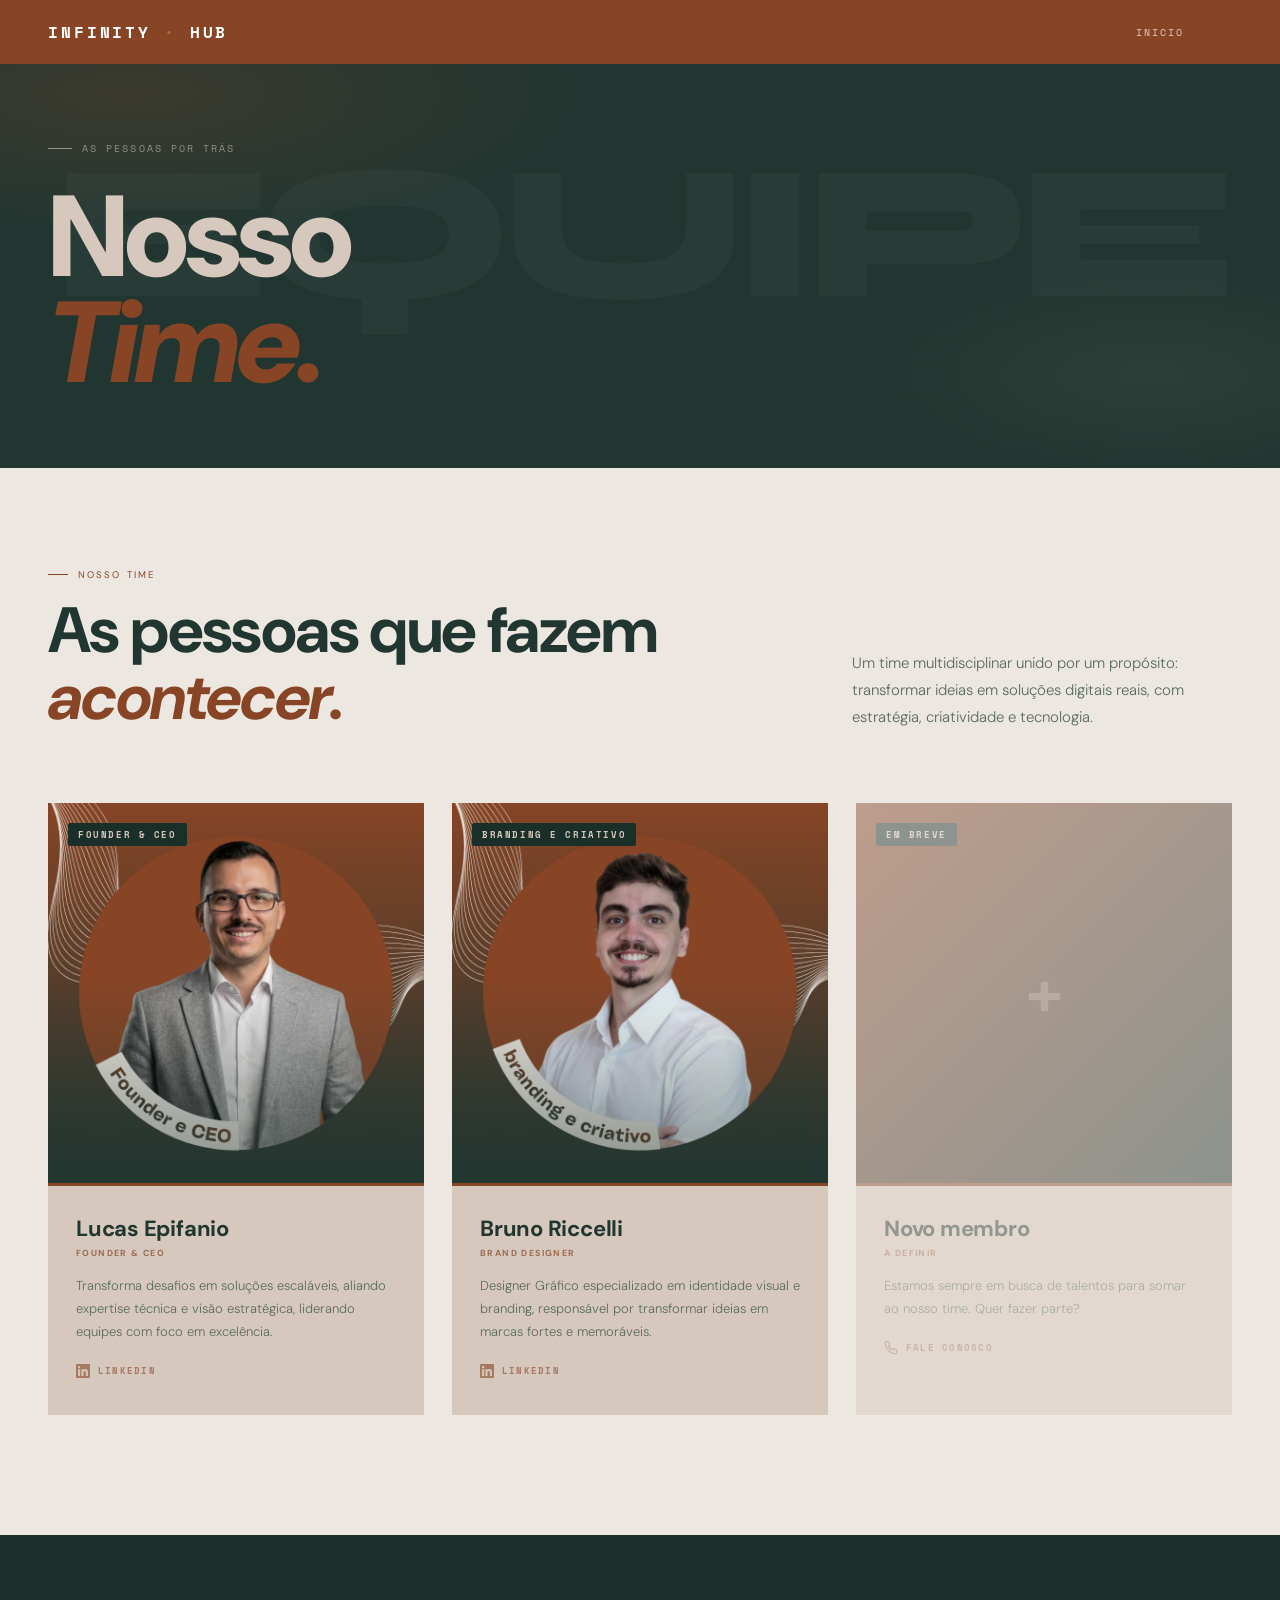
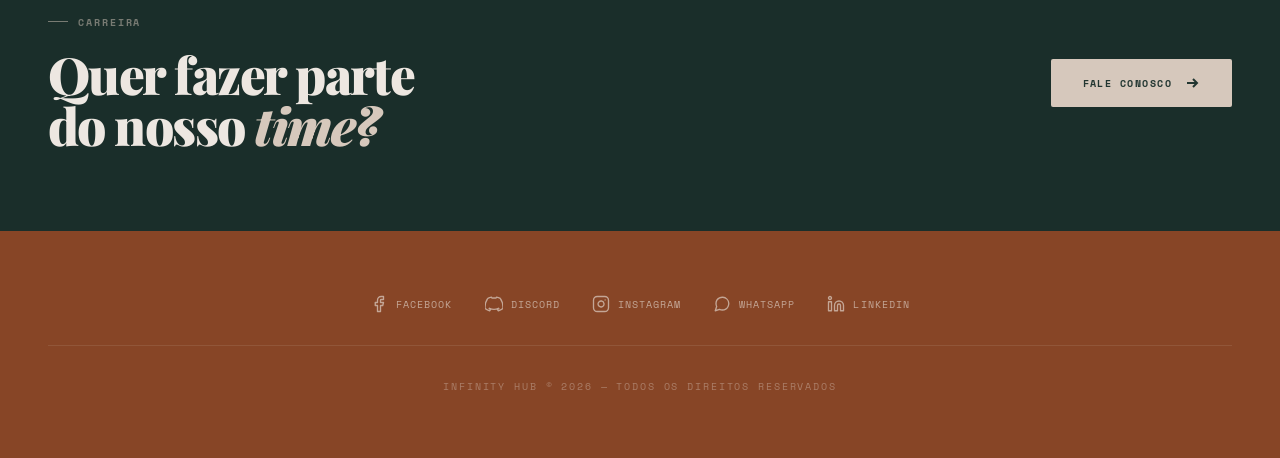
<file: sobre.html>
<!DOCTYPE html>
<html lang="pt-BR">
<head>
<meta charset="UTF-8">
<meta name="viewport" content="width=device-width, initial-scale=1.0">
<title>Nossa Equipe | Infinity Hub</title>
<link href="https://fonts.googleapis.com/css2?family=Playfair+Display:ital,wght@0,400;0,700;1,400;1,700&family=Space+Mono:wght@400;700&family=DM+Sans:wght@300;400;500;700&family=Syne:wght@600;700;800&display=swap" rel="stylesheet">
<link rel="icon" type="image/png" href="assets/imagem/favicon.png?v=2.7">
<link rel="stylesheet" href="assets/css/style.css">
<style>

/* ── RESET + VARS ── */
*, *::before, *::after { box-sizing: border-box; margin: 0; padding: 0; }
:root {
  --cream: #ede7e1;
  --ink: #223631;
  --warm: #d6c8bc;
  --accent: #874526;
  --muted: #5a6b5f;
}
html { scroll-behavior: smooth; }
body { font-family: 'DM Sans', sans-serif; background: var(--cream); color: var(--ink); overflow-x: hidden; }

/* ── HEADER ── */
header {
  position: fixed;
  top: 0; left: 0; right: 0;
  z-index: 100;
  display: flex;
  justify-content: space-between;
  align-items: center;
  padding: 0 3rem;
  height: 64px;
  background: #874526;
  transition: transform 0.45s cubic-bezier(0.77,0,0.18,1), opacity 0.45s;
}
header.hidden { transform: translateY(-100%); opacity: 0; pointer-events: none; }

.logo {
  font-family: 'Space Mono', monospace;
  font-weight: 700;
  font-size: 1rem;
  letter-spacing: 0.18em;
  color: #fff;
  text-decoration: none;
  text-transform: uppercase;
}
.logo span { color: #b5693f; }

.header-nav { display: flex; gap: 2.5rem; }
.header-nav a {
  font-family: 'Space Mono', monospace;
  font-size: 0.65rem;
  letter-spacing: 0.2em;
  text-transform: uppercase;
  color: rgba(255,255,255,0.75);
  text-decoration: none;
  transition: color 0.25s;
}
.header-nav a:hover, .header-nav a.active { color: #fff; }

.header-cta {
  font-family: 'Space Mono', monospace;
  font-size: 0.62rem;
  font-weight: 700;
  letter-spacing: 0.16em;
  text-transform: uppercase;
  color: #fff;
  background: rgba(255,255,255,0.15);
  padding: 0.6rem 1.4rem;
  text-decoration: none;
  transition: background 0.3s;
  border-radius: 999px;
  border: 1px solid rgba(255,255,255,0.25);
}
.header-cta:hover { background: rgba(255,255,255,0.28); }

/* ── HERO ── */
.equipe-hero {
  min-height: 52vh;
  background: var(--ink);
  display: flex;
  flex-direction: column;
  align-items: center;
  justify-content: flex-end;
  padding: 0 48px 72px;
  position: relative;
  overflow: hidden;
}
.equipe-hero-gradient {
  position: absolute; inset: 0;
  background:
    radial-gradient(ellipse 60% 50% at 10% 20%, rgba(135,69,38,0.25) 0%, transparent 60%),
    radial-gradient(ellipse 40% 40% at 90% 80%, rgba(214,200,188,0.06) 0%, transparent 55%);
  pointer-events: none;
}
.hero-bg-word {
  position: absolute; top: 50%; left: 50%;
  transform: translate(-50%, -50%);
  font-family: 'Syne', sans-serif;
  font-weight: 800;
  font-size: clamp(80px, 15vw, 220px);
  letter-spacing: -0.06em;
  color: rgba(214,200,188,0.04);
  white-space: nowrap;
  pointer-events: none; user-select: none;
  line-height: 1;
}
.hero-content {
  position: relative; z-index: 2;
  width: 100%; max-width: 1200px;
}
.hero-tag {
  font-family: 'Space Mono', monospace;
  font-size: 0.65rem;
  letter-spacing: 0.2em;
  text-transform: uppercase;
  color: rgba(214,200,188,0.6);
  display: flex; align-items: center; gap: 10px;
  margin-bottom: 28px;
}
.hero-tag::before { content: ''; display: block; width: 24px; height: 1px; background: currentColor; }

.hero-title {
  font-family: 'DM Sans', sans-serif;
  font-weight: 900;
  font-size: clamp(52px, 9vw, 120px);
  line-height: 0.92;
  letter-spacing: -0.035em;
  color: var(--warm);
}
.hero-title em { font-family: 'DM Sans', sans-serif; color: var(--accent); }

/* ── STRIP ── */
.strip { background: var(--warm); padding: 13px 0; overflow: hidden; }
.strip-inner { display: flex; animation: ticker 22s linear infinite; }
.strip-group { display: flex; flex-shrink: 0; align-items: center; white-space: nowrap; }
.strip-item {
  font-family: 'DM Sans', sans-serif;
  font-size: 0.6rem; font-weight: 700;
  letter-spacing: 0.18em; text-transform: uppercase;
  color: var(--accent); padding: 0 24px; white-space: nowrap;
}
.strip-item.dot { color: var(--ink); opacity: 0.3; padding: 0 4px; }
@keyframes ticker { from { transform: translateX(0); } to { transform: translateX(-50%); } }

/* ── EQUIPE GRID ── */
.equipe-section {
  padding: 100px 48px 120px;
  background: var(--cream);
  max-width: 1300px;
  margin: 0 auto;
}

.equipe-intro {
  display: flex;
  justify-content: space-between;
  align-items: flex-end;
  margin-bottom: 72px;
  gap: 40px;
}
.equipe-overline {
  font-family: 'DM Sans', sans-serif;
  font-size: 0.6rem;
  letter-spacing: 0.22em;
  text-transform: uppercase;
  color: var(--accent);
  display: flex; align-items: center; gap: 10px;
  margin-bottom: 16px;
}
.equipe-overline::before { content: ''; display: inline-block; width: 20px; height: 1px; background: currentColor; }
.equipe-title {
  font-family: 'DM Sans', sans-serif;
  font-size: clamp(38px, 5vw, 64px);
  font-weight: 700;
  line-height: 1.05;
  letter-spacing: -0.025em;
  color: var(--ink);
}
.equipe-title em { font-style: italic; color: var(--accent); }
.equipe-desc {
  font-size: 15px;
  line-height: 1.8;
  color: var(--muted);
  font-weight: 300;
  max-width: 380px;
  flex-shrink: 0;
}

/* ── CARDS ── */
.team-grid {
  display: grid;
  grid-template-columns: repeat(3, 1fr);
  gap: 28px;
}

.team-card {
  background: var(--warm);
  position: relative;
  overflow: hidden;
  transition: transform 0.5s cubic-bezier(0.23,1,0.32,1), box-shadow 0.5s;
}
.team-card:hover {
  transform: translateY(-10px);
  box-shadow: 0 40px 80px rgba(34,54,49,0.15);
}

/* Área da foto */
.team-card-photo-area {
  height: 380px;
  background: var(--accent);
  position: relative;
  overflow: hidden;
}
.team-card-photo {
  width: 100%; height: 100%;
  object-fit: cover;
  object-position: center top;
  display: block;
  transition: transform 0.6s cubic-bezier(0.23,1,0.32,1);
}
.team-card:hover .team-card-photo { transform: scale(1.05); }

/* Overlay gradiente */
.team-card-photo-overlay {
  position: absolute; inset: 0;
  background: linear-gradient(180deg, transparent 45%, rgba(34,54,49,0.5) 100%);
  pointer-events: none;
}

/* Tag no canto */
.team-card-tag {
  position: absolute; top: 20px; left: 20px;
  font-family: 'Space Mono', monospace;
  font-size: 0.55rem; font-weight: 700;
  letter-spacing: 0.18em; text-transform: uppercase;
  color: var(--warm);
  background: #1a2e2a;
  padding: 5px 10px;
  border-radius: 2px;
}

/* Área de info */
.team-card-info {
  padding: 28px 28px 32px;
  border-top: 3px solid var(--accent);
}
.team-card-name {
  font-family: 'DM Sans', sans-serif;
  font-size: 22px; font-weight: 700;
  color: var(--ink); margin-bottom: 4px;
  letter-spacing: -0.01em;
}
.team-card-role {
  font-family: 'DM Sans', sans-serif;
  font-size: 0.55rem; font-weight: 700;
  letter-spacing: 0.16em; text-transform: uppercase;
  color: var(--accent); opacity: 0.7; margin-bottom: 16px;
}
.team-card-bio {
  font-size: 13px; line-height: 1.75;
  color: var(--muted); font-weight: 300;
}
.team-card-linkedin {
  display: inline-flex; align-items: center; gap: 8px;
  margin-top: 20px;
  font-family: 'Space Mono', monospace;
  font-size: 0.55rem; font-weight: 700;
  letter-spacing: 0.14em; text-transform: uppercase;
  color: var(--accent); text-decoration: none;
  opacity: 0.6; transition: opacity 0.2s;
}
.team-card-linkedin:hover { opacity: 1; }

/* Placeholder quando não há foto */
.team-card-placeholder {
  width: 100%; height: 100%;
  display: flex; align-items: center; justify-content: center;
  background: linear-gradient(135deg, var(--accent) 0%, #1a2e2a 100%);
}
.team-card-initials {
  font-family: 'DM Sans', sans-serif;
  font-size: 4rem; font-weight: 700;
  color: rgba(237,231,225,0.25);
  letter-spacing: -0.02em;
}

/* ── JOIN STRIP ── */
.join-strip {
  background: #1a2e2a;
  padding: 80px 48px;
}
.join-strip-inner {
  max-width: 1200px; margin: 0 auto;
  display: flex; align-items: center; justify-content: space-between; gap: 48px;
}
.join-strip-left {}
.join-strip-overline {
  font-family: 'Space Mono', monospace;
  font-size: 0.6rem; font-weight: 700;
  letter-spacing: 0.2em; text-transform: uppercase;
  color: rgba(214,200,188,0.5);
  display: flex; align-items: center; gap: 10px;
  margin-bottom: 20px;
}
.join-strip-overline::before { content: ''; display: inline-block; width: 20px; height: 1px; background: currentColor; }
.join-strip-title {
  font-family: 'Playfair Display', serif;
  font-size: clamp(32px, 4vw, 56px); font-weight: 900;
  line-height: 1; letter-spacing: -0.03em;
  color: var(--cream);
}
.join-strip-title em { font-style: italic; color: var(--warm); }
.join-strip-cta {
  display: inline-flex; align-items: center; gap: 12px;
  font-family: 'Space Mono', monospace;
  font-size: 0.65rem; font-weight: 700;
  letter-spacing: 0.14em; text-transform: uppercase;
  color: var(--ink); background: var(--warm);
  padding: 16px 32px; text-decoration: none;
  transition: background 0.3s; border-radius: 2px;
  white-space: nowrap;
}
.join-strip-cta:hover { background: var(--cream); }
.join-strip-cta svg { width: 16px; height: 16px; transition: transform 0.3s; }
.join-strip-cta:hover svg { transform: translateX(4px); }

/* ── FOOTER ── */
.footer-simple {
  background: #874526;
  display: flex;
  flex-direction: column;
  align-items: center;
  justify-content: center;
  gap: 2rem;
  padding: 4rem 3rem;
}
.footer-socials-row {
  display: flex; gap: 2rem;
  align-items: center; flex-wrap: wrap; justify-content: center;
}
.footer-soc {
  display: flex; align-items: center; gap: 0.5rem;
  color: rgba(237,231,225,0.6); text-decoration: none;
  font-family: 'Space Mono', monospace;
  font-size: 0.65rem; letter-spacing: 0.1em;
  text-transform: uppercase; transition: color 0.25s;
}
.footer-soc:hover { color: #ede7e1; }
.footer-copy {
  font-family: 'Space Mono', monospace;
  font-size: 0.65rem; letter-spacing: 0.18em;
  text-transform: uppercase; color: rgba(237,231,225,0.35);
  border-top: 1px solid rgba(237,231,225,0.1);
  padding-top: 2rem; width: 100%; text-align: center;
}

/* ── REVEAL ── */
.reveal { opacity: 0; transform: translateY(36px); transition: opacity 0.9s cubic-bezier(0.23,1,0.32,1), transform 0.9s cubic-bezier(0.23,1,0.32,1); }
.reveal.visible { opacity: 1; transform: translateY(0); }
.stagger-1 { transition-delay: 0.1s !important; }
.stagger-2 { transition-delay: 0.2s !important; }
.stagger-3 { transition-delay: 0.3s !important; }

/* ── RESPONSIVO ── */
@media (max-width: 1024px) {
  .team-grid { grid-template-columns: repeat(2, 1fr); }
  .equipe-intro { flex-direction: column; align-items: flex-start; }
}
@media (max-width: 768px) {
  header { padding: 0 1.5rem; }
  .header-nav { display: none; }
  .equipe-hero { padding: 0 20px 52px; }
  .equipe-section { padding: 64px 20px 80px; }
  .team-grid { grid-template-columns: 1fr; }
  .team-card-photo-area { height: 300px; }
  .join-strip { padding: 60px 20px; }
  .join-strip-inner { flex-direction: column; align-items: flex-start; gap: 32px; }
}
</style>
</head>
<body>

<!-- HEADER -->
<header id="siteHeader">
  <a href="index.html" class="logo">Infinity <span>·</span> Hub</a>
  <nav class="header-nav">
    <a href="index.html">inicio</a>
  </nav>
</header>

<!-- HERO -->
<section class="equipe-hero">
  <div class="equipe-hero-gradient"></div>
  <div class="hero-bg-word">EQUIPE</div>
  <div class="hero-content">
    <div class="hero-tag reveal">As pessoas por trás</div>
    <h1 class="hero-title reveal stagger-1">
      Nosso<br><em>Time.</em>
    </h1>
  </div>
</section>


<!-- EQUIPE -->
<div class="equipe-section">

  <div class="equipe-intro">
    <div>
      <div class="equipe-overline reveal">Nosso time</div>
      <h2 class="equipe-title reveal stagger-1">As pessoas que fazem<br><em>acontecer.</em></h2>
    </div>
    <p class="equipe-desc reveal stagger-2">
      Um time multidisciplinar unido por um propósito: transformar ideias em soluções digitais reais, com estratégia, criatividade e tecnologia.
    </p>
  </div>

  <div class="team-grid">

    <!-- Lucas Epifanio -->
    <div class="team-card reveal">
      <div class="team-card-photo-area">
        <img src="assets/imagem/epifanio.png" alt="Lucas Epifanio" class="team-card-photo" onerror="this.parentElement.innerHTML='<div class=\'team-card-placeholder\'><span class=\'team-card-initials\'>LE</span></div>'">
        <div class="team-card-photo-overlay"></div>
        <div class="team-card-tag">Founder &amp; CEO</div>
      </div>
      <div class="team-card-info">
        <div class="team-card-name">Lucas Epifanio</div>
        <div class="team-card-role">Founder &amp; CEO</div>
        <p class="team-card-bio">Transforma desafios em soluções escaláveis, aliando expertise técnica e visão estratégica, liderando equipes com foco em excelência.</p>
        <a href="https://www.linkedin.com/in/lucas-epifanio-1690303b5/" class="team-card-linkedin" target="_blank" rel="noopener">
          <svg width="14" height="14" viewBox="0 0 24 24" fill="currentColor"><path d="M20.447 20.452h-3.554v-5.569c0-1.328-.027-3.037-1.852-3.037-1.853 0-2.136 1.445-2.136 2.939v5.667H9.351V9h3.414v1.561h.046c.477-.9 1.637-1.85 3.37-1.85 3.601 0 4.267 2.37 4.267 5.455v6.286zM5.337 7.433c-1.144 0-2.063-.926-2.063-2.065 0-1.138.92-2.063 2.063-2.063 1.14 0 2.064.925 2.064 2.063 0 1.139-.925 2.065-2.064 2.065zm1.782 13.019H3.555V9h3.564v11.452zM22.225 0H1.771C.792 0 0 .774 0 1.729v20.542C0 23.227.792 24 1.771 24h20.451C23.2 24 24 23.227 24 22.271V1.729C24 .774 23.2 0 22.222 0h.003z"/></svg>
          LinkedIn
        </a>
      </div>
    </div>

    <!-- Bruno Riccelli -->
    <div class="team-card reveal stagger-1">
      <div class="team-card-photo-area">
        <img src="assets/imagem/felipe.png" alt="Bruno Riccelli" class="team-card-photo" onerror="this.parentElement.innerHTML='<div class=\'team-card-placeholder\'><span class=\'team-card-initials\'>BR</span></div>'">
        <div class="team-card-photo-overlay"></div>
        <div class="team-card-tag">Branding e Criativo</div>
      </div>
      <div class="team-card-info">
        <div class="team-card-name">Bruno Riccelli</div>
        <div class="team-card-role">Brand Designer</div>
        <p class="team-card-bio">Designer Gráfico especializado em identidade visual e branding, responsável por transformar ideias em marcas fortes e memoráveis.</p>
        <a href="#" class="team-card-linkedin">
          <svg width="14" height="14" viewBox="0 0 24 24" fill="currentColor"><path d="M20.447 20.452h-3.554v-5.569c0-1.328-.027-3.037-1.852-3.037-1.853 0-2.136 1.445-2.136 2.939v5.667H9.351V9h3.414v1.561h.046c.477-.9 1.637-1.85 3.37-1.85 3.601 0 4.267 2.37 4.267 5.455v6.286zM5.337 7.433c-1.144 0-2.063-.926-2.063-2.065 0-1.138.92-2.063 2.063-2.063 1.14 0 2.064.925 2.064 2.063 0 1.139-.925 2.065-2.064 2.065zm1.782 13.019H3.555V9h3.564v11.452zM22.225 0H1.771C.792 0 0 .774 0 1.729v20.542C0 23.227.792 24 1.771 24h20.451C23.2 24 24 23.227 24 22.271V1.729C24 .774 23.2 0 22.222 0h.003z"/></svg>
          LinkedIn
        </a>
      </div>
    </div>

    <!-- Card vazio — para adicionar novo membro -->
    <div class="team-card reveal stagger-2" style="opacity:0.45;pointer-events:none;">
      <div class="team-card-photo-area">
        <div class="team-card-placeholder">
          <span class="team-card-initials">+</span>
        </div>
        <div class="team-card-tag">Em breve</div>
      </div>
      <div class="team-card-info">
        <div class="team-card-name">Novo membro</div>
        <div class="team-card-role">A definir</div>
        <p class="team-card-bio">Estamos sempre em busca de talentos para somar ao nosso time. Quer fazer parte?</p>
        <a href="contato.html" class="team-card-linkedin" style="pointer-events:all;">
          <svg width="14" height="14" viewBox="0 0 24 24" fill="none" stroke="currentColor" stroke-width="2"><path d="M22 16.92v3a2 2 0 0 1-2.18 2 19.79 19.79 0 0 1-8.63-3.07A19.5 19.5 0 0 1 4.69 12 19.79 19.79 0 0 1 1.61 3.4 2 2 0 0 1 3.6 1.21h3a2 2 0 0 1 2 1.72c.127.96.361 1.903.7 2.81a2 2 0 0 1-.45 2.11L7.91 8.81a16 16 0 0 0 6 6l.86-.86a2 2 0 0 1 2.11-.45c.907.339 1.85.573 2.81.7A2 2 0 0 1 21.6 16.92z"/></svg>
          Fale conosco
        </a>
      </div>
    </div>

  </div>
</div>

<!-- JOIN STRIP -->
<section class="join-strip">
  <div class="join-strip-inner">
    <div class="join-strip-left">
      <div class="join-strip-overline">Carreira</div>
      <h2 class="join-strip-title">Quer fazer parte<br>do nosso <em>time?</em></h2>
    </div>
    <a href="contato.html" class="join-strip-cta">
      Fale conosco
      <svg viewBox="0 0 16 16" fill="none" stroke="currentColor" stroke-width="2"><path d="M3 8h10M9 4l4 4-4 4"/></svg>
    </a>
  </div>
</section>

<!-- FOOTER -->
<footer class="footer-simple">
  <div class="footer-socials-row">
    <a href="https://www.facebook.com/aginfinityhub" class="footer-soc" aria-label="Facebook">
      <svg width="18" height="18" viewBox="0 0 24 24" fill="none" stroke="currentColor" stroke-width="1.8" stroke-linecap="round" stroke-linejoin="round"><path d="M18 2h-3a5 5 0 0 0-5 5v3H7v4h3v8h4v-8h3l1-4h-4V7a1 1 0 0 1 1-1h3z"/></svg>
      <span>Facebook</span>
    </a>
    <a href="#" class="footer-soc" aria-label="Discord">
      <svg width="18" height="18" viewBox="0 0 24 24" fill="none" stroke="currentColor" stroke-width="1.8" stroke-linecap="round" stroke-linejoin="round"><path d="M20.317 4.37a19.791 19.791 0 0 0-4.885-1.515.074.074 0 0 0-.079.037c-.21.375-.444.864-.608 1.25a18.27 18.27 0 0 0-5.487 0 12.64 12.64 0 0 0-.617-1.25.077.077 0 0 0-.079-.037A19.736 19.736 0 0 0 3.677 4.37a.07.07 0 0 0-.032.027C.533 9.046-.32 13.58.099 18.057c.002.02.01.04.027.052a19.9 19.9 0 0 0 5.993 3.03.078.078 0 0 0 .084-.028c.462-.63.874-1.295 1.226-1.994a.076.076 0 0 0-.041-.106 13.107 13.107 0 0 1-1.872-.892.077.077 0 0 1-.008-.128 10.2 10.2 0 0 0 .372-.292.074.074 0 0 1 .077-.01c3.928 1.793 8.18 1.793 12.062 0a.074.074 0 0 1 .078.01c.12.098.246.198.373.292a.077.077 0 0 1-.006.127 12.299 12.299 0 0 1-1.873.892.077.077 0 0 0-.041.107c.36.698.772 1.362 1.225 1.993a.076.076 0 0 0 .084.028 19.839 19.839 0 0 0 6.002-3.03.077.077 0 0 0 .032-.054c.5-5.177-.838-9.674-3.549-13.66a.061.061 0 0 0-.031-.03z"/></svg>
      <span>Discord</span>
    </a>
    <a href="https://www.instagram.com/infihub.global/" class="footer-soc" aria-label="Instagram">
      <svg width="18" height="18" viewBox="0 0 24 24" fill="none" stroke="currentColor" stroke-width="1.8" stroke-linecap="round" stroke-linejoin="round"><rect x="2" y="2" width="20" height="20" rx="5" ry="5"/><path d="M16 11.37A4 4 0 1 1 12.63 8 4 4 0 0 1 16 11.37z"/><line x1="17.5" y1="6.5" x2="17.51" y2="6.5"/></svg>
      <span>Instagram</span>
    </a>
    <a href="https://wa.me/55" class="footer-soc" aria-label="WhatsApp">
      <svg width="18" height="18" viewBox="0 0 24 24" fill="none" stroke="currentColor" stroke-width="1.8" stroke-linecap="round" stroke-linejoin="round"><path d="M21 11.5a8.38 8.38 0 0 1-.9 3.8 8.5 8.5 0 0 1-7.6 4.7 8.38 8.38 0 0 1-3.8-.9L3 21l1.9-5.7a8.38 8.38 0 0 1-.9-3.8 8.5 8.5 0 0 1 4.7-7.6 8.38 8.38 0 0 1 3.8-.9h.5a8.48 8.48 0 0 1 8 8v.5z"/></svg>
      <span>WhatsApp</span>
    </a>
    <a href="https://www.linkedin.com/company/infihub" class="footer-soc" aria-label="LinkedIn">
      <svg width="18" height="18" viewBox="0 0 24 24" fill="none" stroke="currentColor" stroke-width="1.8" stroke-linecap="round" stroke-linejoin="round"><path d="M16 8a6 6 0 0 1 6 6v7h-4v-7a2 2 0 0 0-2-2 2 2 0 0 0-2 2v7h-4v-7a6 6 0 0 1 6-6z"/><rect x="2" y="9" width="4" height="12"/><circle cx="4" cy="4" r="2"/></svg>
      <span>LinkedIn</span>
    </a>
  </div>
  <p class="footer-copy">INFINITY HUB © 2026 — Todos os direitos reservados</p>
</footer>

<script>
// Header hide on scroll
const header = document.getElementById('siteHeader');
let lastY = 0;
window.addEventListener('scroll', () => {
  const y = window.scrollY;
  if (y > lastY && y > 80) header.classList.add('hidden');
  else header.classList.remove('hidden');
  lastY = y;
});

// Reveal on scroll
const revealEls = document.querySelectorAll('.reveal');
const observer = new IntersectionObserver((entries) => {
  entries.forEach(e => {
    if (e.isIntersecting) { e.target.classList.add('visible'); observer.unobserve(e.target); }
  });
}, { threshold: 0.12 });
revealEls.forEach(el => observer.observe(el));
</script>
</body>
</html>
</file>
<file: assets/css/style.css>
*, *::before, *::after { margin: 0; padding: 0; box-sizing: border-box; }

:root {
  --terra: #874526;
  --verde: #223631;
  --creme: #ede7e1;
  --preto: #0e0e0e;
  --terra-light: #b5693f;
}

html { scroll-behavior: smooth; }

body {
  font-family: 'DM Sans', sans-serif;
  background: #fff;
  color: var(--preto);
  overflow-x: hidden;
}

/* NAV */
nav {
  background: #874526;
  display: flex;
  align-items: center;
  justify-content: space-between;
  padding: 0 3rem;
  height: 64px;
  position: sticky;
  top: 0;
  z-index: 100;
}

.nav-logo {
  font-family: 'Space Mono', monospace;
  font-size: 1rem;
  letter-spacing: 0.18em;
  color: #fff;
  text-transform: uppercase;
  text-decoration: none;
}
.nav-logo span { color: var(--terra-light); }

.nav-links {
  display: flex;
  gap: 2.8rem;
  list-style: none;
  align-items: center;
}

.nav-links li {
  display: flex;
  align-items: center;
}

.nav-links a {
  font-family: 'Space Mono', monospace;
  font-size: 0.65rem;
  letter-spacing: 0.2em;
  text-transform: uppercase;
  color: rgba(255,255,255,0.75);
  text-decoration: none;
  transition: color 0.25s;
}
.nav-links a:hover { color: #fff; }

.nav-icons { display: flex; gap: 1rem; align-items: center; }
.nav-icon {
  width: 36px; height: 36px;
  border: 1px solid rgba(255,255,255,0.2);
  border-radius: 50%;
  display: flex; align-items: center; justify-content: center;
  color: rgba(255,255,255,0.7);
  font-family: 'Space Mono', monospace;
  font-size: 0.55rem;
  letter-spacing: 0.05em;
  text-decoration: none;
  transition: all 0.25s;
}
.nav-icon:hover { border-color: #fff; color: #fff; }

/* NAV DROPDOWN — Serviços */
.nav-dropdown {
  position: relative;
}

.nav-dropdown > a {
  display: flex;
  align-items: center;
  gap: 0.35rem;
}

.nav-dropdown > a::after {
  content: '▾';
  font-size: 0.55rem;
  opacity: 0.6;
  transition: transform 0.25s;
}

.nav-dropdown:hover > a::after {
  transform: rotate(180deg);
}

.nav-dropdown-menu {
  position: absolute;
  top: calc(100% + 18px);
  left: 50%;
  transform: translateX(-50%) translateY(-6px);
  background: #fff;
  border-radius: 10px;
  padding: 0.6rem 0;
  min-width: 230px;
  box-shadow: 0 8px 32px rgba(0,0,0,0.18);
  opacity: 0;
  pointer-events: none;
  transition: opacity 0.22s ease, transform 0.22s ease;
  z-index: 200;
}

.nav-dropdown-menu::before {
  content: '';
  position: absolute;
  top: -24px;
  left: 0;
  width: 100%;
  height: 24px;
  background: transparent;
}

.nav-dropdown-menu::after {
  content: '';
  position: absolute;
  top: -6px;
  left: 50%;
  transform: translateX(-50%);
  border-left: 6px solid transparent;
  border-right: 6px solid transparent;
  border-bottom: 6px solid #fff;
}

.nav-dropdown:hover .nav-dropdown-menu {
  opacity: 1;
  pointer-events: all;
  transform: translateX(-50%) translateY(0);
}

.nav-dropdown-menu a {
  display: block;
  padding: 0.7rem 1.2rem;
  font-family: 'Space Mono', monospace;
  font-size: 0.6rem;
  letter-spacing: 0.15em;
  text-transform: uppercase;
  color: var(--verde) !important;
  text-decoration: none;
  transition: background 0.2s, color 0.2s;
  white-space: nowrap;
  border-bottom: 1px solid rgba(0,0,0,0.05);
}

.nav-dropdown-menu a:last-child {
  border-bottom: none;
}

.nav-dropdown-menu a:hover {
  background: var(--creme);
  color: var(--terra) !important;
}

.nav-dropdown-menu a span {
  display: block;
  font-family: 'DM Sans', sans-serif;
  font-size: 0.72rem;
  letter-spacing: 0;
  text-transform: none;
  color: rgba(0,0,0,0.4);
  margin-top: 0.15rem;
  font-weight: 400;
}

/* HERO */
.hero {
  background: var(--creme);
  text-align: center;
  padding: 8rem 2rem 7rem;
  border-bottom: 1px solid rgba(0,0,0,0.08);
  position: relative;
  overflow: hidden;
}

/* Padrão de fundo sutil */
.hero::before {
  content: '';
  position: absolute;
  inset: 0;
  background-image: radial-gradient(circle at 1px 1px, rgba(0,0,0,0.04) 1px, transparent 0);
  background-size: 28px 28px;
  pointer-events: none;
}

.hero-tag {
  display: inline-block;
  font-family: 'Space Mono', monospace;
  font-size: 0.6rem;
  letter-spacing: 0.3em;
  text-transform: uppercase;
  color: var(--terra);
  margin-bottom: 2rem;
  opacity: 0.7;
}

.hero-headline {
  font-family: 'Space Mono', monospace;
  font-size: clamp(0.85rem, 1.6vw, 1.1rem);
  letter-spacing: 0.06em;
  color: rgba(0,0,0,0.45);
  font-weight: 400;
  line-height: 1.6;
  position: relative;
}

.hero-headline em {
  font-family: 'Playfair Display', serif;
  font-style: italic;
  font-weight: 700;
  font-size: clamp(2rem, 4.5vw, 3.5rem);
  color: var(--terra);
  display: block;
  line-height: 1.05;
  letter-spacing: -0.01em;
  margin: 0.3rem 0;
}

.hero-destaque {
  font-family: 'Playfair Display', serif;
  font-style: italic;
  font-weight: 700;
  font-size: clamp(2.8rem, 6vw, 4.5rem);
  color: var(--verde);
  display: block;
  line-height: 1.05;
  letter-spacing: -0.01em;
}

/* CARDS */
.cards-wrapper {
  background: var(--creme);
  padding: 4rem 0 5rem;
}

.cards {
  display: grid;
  grid-template-columns: repeat(3, 1fr);
  gap: 1.5rem;
  padding: 0 3rem;
  max-width: 1280px;
  margin: 0 auto;
}

.card {
  position: relative;
  border-radius: 14px;
  overflow: hidden;
  aspect-ratio: 3/4;
  cursor: pointer;
  display: flex;
  flex-direction: column;
  justify-content: flex-end;
}

.card-bg {
  position: absolute;
  inset: 0;
  background-size: cover;
  background-position: center;
  transition: transform 0.5s ease;
  overflow: hidden;
}
.card:hover .card-bg { transform: scale(1.04); }

.card-bg::before {
  content: '';
  position: absolute;
  inset: 0;
  z-index: 1;
  background: rgba(135, 69, 38, 0.45);
  mix-blend-mode: multiply;
}

.card-bg img {
  width: 100%;
  height: 100%;
  object-fit: cover;
  object-position: center;
  display: block;
  position: absolute;
  inset: 0;
}

.card-overlay {
  position: absolute;
  inset: 0;
  background: linear-gradient(
    to bottom,
    rgba(0,0,0,0.05) 0%,
    rgba(0,0,0,0.08) 40%,
    rgba(0,0,0,0.75) 100%
  );
}

.card-bg-terra  { background-color: #6b3420; }
.card-bg-verde  { background-color: var(--verde); }
.card-bg-escuro { background-color: #5a6b5f; }

.card-bg-terra::after,
.card-bg-verde::after,
.card-bg-escuro::after {
  content: '';
  position: absolute;
  inset: 0;
  z-index: 1;
  background-image: radial-gradient(circle at 1px 1px, rgba(255,255,255,0.04) 1px, transparent 0);
  background-size: 24px 24px;
}

.card-tag {
  position: absolute;
  top: 1.1rem; left: 1.1rem;
  font-family: 'Space Mono', monospace;
  font-size: 0.55rem;
  letter-spacing: 0.2em;
  text-transform: uppercase;
  color: rgba(255,255,255,0.55);
}

.card-slash {
  position: absolute;
  top: 1rem; right: 1.1rem;
  font-family: 'Space Mono', monospace;
  font-size: 0.75rem;
  color: rgba(255,255,255,0.35);
  letter-spacing: -0.05em;
}

.card-body {
  position: relative;
  z-index: 1;
  padding: 1.4rem 1.4rem 1.3rem;
}

.card-sup {
  font-family: 'DM Sans', sans-serif;
  font-size: 0.72rem;
  color: rgba(255,255,255,0.55);
  letter-spacing: 0.06em;
  display: block;
  margin-bottom: 0.2rem;
}

.card-title {
  font-size: 2rem;
  line-height: 1;
  color: #fff;
  margin-bottom: 0.8rem;
}
.card-title span { font-family: 'DM Sans', sans-serif; font-weight: 700; display: block; }
.card-title em   { font-family: 'Playfair Display', serif; font-style: italic; font-weight: 400; display: block; }

.card-desc {
  font-size: 0.78rem;
  line-height: 1.65;
  color: rgba(255,255,255,0.72);
  margin-bottom: 1.1rem;
  font-weight: 300;
}
.card-desc strong { color: #fff; font-weight: 600; }

.card-btn {
  display: inline-flex;
  align-items: center;
  justify-content: center;
  width: 100%;
  padding: 0.75rem 1rem;
  border-radius: 999px;
  font-family: 'Space Mono', monospace;
  font-size: 0.6rem;
  letter-spacing: 0.18em;
  text-transform: uppercase;
  color: #fff;
  background: rgba(0,0,0,0.55);
  border: none;
  cursor: pointer;
  transition: all 0.3s;
  text-decoration: none;
  backdrop-filter: blur(4px);
}
.card-btn:hover { background: rgba(0,0,0,0.85); }

/* AJUDA */
.ajuda {
  background: #d6c8bc;
  padding: 3rem 8rem;
  display: grid;
  grid-template-columns: 1fr 1fr;
  gap: 6rem;
  align-items: center;
}

.ajuda-title {
  font-family: 'DM Sans', sans-serif;
  font-size: clamp(2rem, 4vw, 3.5rem);
  line-height: 1.05;
  color: var(--verde);
  font-weight: 400;
}
.ajuda-title em {
  font-family: 'Playfair Display', serif;
  font-style: italic;
  font-weight: 700;
}

.ajuda-right p {
  font-family: 'Space Mono', monospace;
  font-size: 0.78rem;
  line-height: 1.95;
  color: var(--verde);
  margin-bottom: 2rem;
  letter-spacing: 0.02em;
}
.ajuda-right p strong { font-weight: 700; }

.btn-pill {
  display: inline-flex;
  align-items: center;
  gap: 1rem;
  background: var(--verde);
  color: #fff;
  padding: 1rem 1.6rem;
  border-radius: 999px;
  font-family: 'Space Mono', monospace;
  font-size: 0.62rem;
  letter-spacing: 0.16em;
  text-transform: uppercase;
  text-decoration: none;
  transition: background 0.3s;
}
.btn-pill:hover { background: var(--preto); }
.btn-pill-arrow {
  width: 26px; height: 26px;
  background: rgba(255,255,255,0.15);
  border-radius: 50%;
  display: flex; align-items: center; justify-content: center;
  font-size: 0.9rem;
}

.btn-equipe {
  display: inline-flex;
  align-items: center;
  gap: 0.5rem;
  margin-top: 1.8rem;
  font-family: 'Space Mono', monospace;
  font-size: 0.68rem;
  letter-spacing: 0.16em;
  text-transform: uppercase;
  color: var(--creme);
  text-decoration: none;
  border-bottom: 1px solid rgba(237,231,225,0.35);
  padding-bottom: 0.3rem;
  transition: border-color 0.3s, color 0.3s;
  width: fit-content;
}
.btn-equipe:hover {
  color: #fff;
  border-color: rgba(237,231,225,0.8);
}

/* SOBRE */
.sobre {
  display: grid;
  grid-template-columns: 1fr 1fr;
  align-items: stretch;
}

.sobre-texto {
  background: #223631;
  padding: 6rem 4.5rem;
  display: flex;
  flex-direction: column;
  justify-content: center;
  align-self: stretch;
}

.sobre-label {
  font-family: 'DM Sans', sans-serif;
  font-size: 1.1rem;
  color: rgba(237,231,225,0.35);
  font-weight: 300;
  display: block;
  margin-bottom: -0.5rem;
}

.sobre-big {
  font-family: 'DM Sans', sans-serif;
  font-size: clamp(3.5rem, 7vw, 6rem);
  font-weight: 700;
  line-height: 0.95;
  color: var(--creme);
  margin-bottom: 2.8rem;
  letter-spacing: -0.02em;
}

.sobre-texto p {
  font-family: 'Space Mono', monospace;
  font-size: 0.73rem;
  line-height: 2.05;
  color: rgba(237,231,225,0.7);
  margin-bottom: 1rem;
  letter-spacing: 0.01em;
}
.sobre-texto p strong { font-weight: 700; color: var(--creme); }
.sobre-texto p em {
  font-style: normal;
  text-decoration: underline;
  text-underline-offset: 3px;
  color: var(--creme);
}

.sobre-visual {
  background: var(--creme);
  display: flex;
  align-items: center;
  justify-content: center;
  position: relative;
  overflow: hidden;
  padding: 4rem;
}

/* METODOLOGIA */
.sobre-metodo {
  background: var(--verde) !important;
  align-items: center;
  justify-content: center;
  padding: 5rem 4rem !important;
  align-self: stretch;
  display: flex;
}

.metodo-inner {
  position: relative; z-index: 1;
  width: 100%;
}

.metodo-titulo {
  font-family: 'Playfair Display', serif;
  font-size: 1.3rem;
  font-style: italic;
  color: var(--creme);
  line-height: 1.4;
  margin-bottom: 1.2rem;
  font-weight: 400;
}

.metodo-desc {
  font-family: 'Space Mono', monospace;
  font-size: 0.68rem;
  line-height: 1.9;
  color: rgba(237,231,225,0.6);
  margin-bottom: 2.5rem;
  letter-spacing: 0.01em;
}

.metodo-items {
  display: flex;
  flex-direction: column;
}

.metodo-item {
  display: flex;
  gap: 1.4rem;
  align-items: flex-start;
  padding: 1.4rem 0;
  border-top: 1px solid rgba(237,231,225,0.12);
}
.metodo-item:last-child { border-bottom: 1px solid rgba(237,231,225,0.12); }

.metodo-num {
  font-family: 'Playfair Display', serif;
  font-size: 1.6rem;
  color: var(--terra-light);
  font-weight: 400;
  line-height: 1;
  opacity: 0.7;
  min-width: 32px;
  margin-top: 2px;
}

.metodo-item strong {
  font-family: 'DM Sans', sans-serif;
  font-size: 0.85rem;
  font-weight: 700;
  color: var(--creme);
  display: block;
  margin-bottom: 0.3rem;
}

.metodo-item p {
  font-family: 'Space Mono', monospace;
  font-size: 0.65rem;
  line-height: 1.8;
  color: rgba(237,231,225,0.55);
  letter-spacing: 0.01em;
}

/* DÚVIDAS */
.duvidas {
  background: var(--creme);
  text-align: center;
  padding: 3.5rem 2rem;
  border-top: 1px solid rgba(0,0,0,0.1);
}

.duvidas h3 {
  font-family: 'Space Mono', monospace;
  font-size: 0.85rem;
  letter-spacing: 0.3em;
  text-transform: uppercase;
  color: var(--verde);
  margin-bottom: 0.5rem;
}

.duvidas p {
  font-family: 'Space Mono', monospace;
  font-size: 0.72rem;
  letter-spacing: 0.06em;
  color: rgba(0,0,0,0.6);
}

.duvidas a {
  color: var(--terra);
  font-weight: 700;
  text-decoration: none;
}
.duvidas a:hover { text-decoration: underline; }

/* FAIXA MARCA */
.brand-strip {
  background: #fff;
  text-align: center;
  padding: 2.5rem 2rem;
  font-family: 'Space Mono', monospace;
  font-size: clamp(1rem, 2.5vw, 1.5rem);
  letter-spacing: 0.3em;
  text-transform: uppercase;
  color: #223631;
  font-weight: 700;
  border-top: 1px solid rgba(0,0,0,0.07);
  border-bottom: 1px solid rgba(0,0,0,0.07);
}

/* FOOTER */
.footer-simple {
  background: #874526;
  display: flex;
  flex-direction: column;
  align-items: center;
  justify-content: center;
  gap: 2rem;
  padding: 4rem 3rem;
}

.footer-socials-row {
  display: flex;
  gap: 2rem;
  align-items: center;
  flex-wrap: wrap;
  justify-content: center;
}

.footer-soc {
  display: flex;
  align-items: center;
  gap: 0.5rem;
  color: rgba(237,231,225,0.6);
  text-decoration: none;
  font-family: 'Space Mono', monospace;
  font-size: 0.65rem;
  letter-spacing: 0.1em;
  text-transform: uppercase;
  transition: color 0.25s;
}
.footer-soc:hover { color: var(--creme); }

.footer-copy {
  font-family: 'Space Mono', monospace;
  font-size: 0.65rem;
  letter-spacing: 0.18em;
  text-transform: uppercase;
  color: rgba(237,231,225,0.35);
  border-top: 1px solid rgba(237,231,225,0.1);
  padding-top: 2rem;
  width: 100%;
  text-align: center;
}

/* ANIMAÇÕES */
@keyframes fadeUp {
  from { opacity: 0; transform: translateY(24px); }
  to   { opacity: 1; transform: translateY(0); }
}
.fade { opacity: 0; animation: fadeUp 0.65s ease forwards; }
.d1 { animation-delay: 0.05s; }
.d2 { animation-delay: 0.18s; }
.d3 { animation-delay: 0.30s; }
.d4 { animation-delay: 0.42s; }
.d5 { animation-delay: 0.54s; }

/* RESPONSIVO */
@media (max-width: 900px) {
  nav { padding: 0 1.5rem; }
  .nav-links {
  display: flex;
  gap: 2.8rem;
  list-style: none;
  align-items: center; /* adicione esta linha */
}

  .cards {
    grid-template-columns: 1fr;
    padding: 2.5rem 1.5rem;
    gap: 1.2rem;
  }
  .card { aspect-ratio: 4/3; }

  .ajuda {
    grid-template-columns: 1fr;
    padding: 4rem 2rem;
    gap: 2rem;
  }

  .sobre { grid-template-columns: 1fr; }
  .sobre-texto { padding: 4rem 2rem; }
  .sobre-visual { min-height: 300px; }

  .footer-simple { padding: 3rem 2rem; }
}
/* ============================================================
   BRAND DESIGN PAGE — adicionar ao style.css do site
   ============================================================ */

/* Nav: link ativo */
.nav-active {
  color: #fff !important;
  border-bottom: 1px solid rgba(255,255,255,0.5);
  padding-bottom: 2px;
}

/* ── HERO BRAND DESIGN ─────────────────────────────────────── */
.bd-hero {
  background: var(--verde);
  padding: 3rem 3rem 2.5rem;
  text-align: center;
  position: relative;
  overflow: hidden;
}

.bd-hero::before {
  content: '';
  position: absolute;
  inset: 0;
  background-image: radial-gradient(circle at 1px 1px, rgba(255,255,255,0.03) 1px, transparent 0);
  background-size: 28px 28px;
  pointer-events: none;
}

.bd-hero::after {
  content: '';
  position: absolute;
  bottom: 0; left: 0; right: 0;
  height: 1px;
  background: linear-gradient(to right, transparent, rgba(135,69,38,0.6), transparent);
}

.bd-hero-inner { position: relative; z-index: 1; }

.bd-hero-tag {
  font-family: 'Space Mono', monospace;
  font-size: 0.6rem;
  letter-spacing: 0.3em;
  text-transform: uppercase;
  color: rgba(255,255,255,0.45);
  margin-bottom: 1rem;
  display: block;
}

.bd-hero-title {
  font-family: 'DM Sans', sans-serif;
  font-weight: 700;
  font-size: clamp(2rem, 5vw, 3.8rem);
  line-height: 0.92;
  color: var(--creme);
  letter-spacing: -0.02em;
  margin-bottom: 1rem;
}

.bd-hero-title em {
  font-family: 'Playfair Display', serif;
  font-style: italic;
  font-weight: 400;
  color: var(--terra);
  display: inline;
  font-size: 1em;
}

.bd-hero-sub {
  font-family: 'Space Mono', monospace;
  font-size: clamp(0.65rem, 1.5vw, 0.78rem);
  letter-spacing: 0.05em;
  color: rgba(255,255,255,0.6);
  max-width: 480px;
  margin: 0 auto;
  line-height: 1.9;
}

/* ── BLOCO PRINCIPAL: 3 COLUNAS ────────────────────────────── */
.bd-main {
  display: grid;
  grid-template-columns: 1fr 1.1fr 1.05fr;
  min-height: 620px;
  border-top: 1px solid rgba(0,0,0,0.08);
}

/* Coluna 1 — Foto */
.bd-foto {
  background: #111;
  position: relative;
  overflow: hidden;
}

.bd-foto-inner {
  position: relative;
  height: 100%;
  min-height: 600px;
}

.bd-foto-placeholder {
  width: 100%;
  height: 100%;
  position: absolute;
  inset: 0;
  overflow: hidden;
}

.bd-foto-placeholder img {
  width: 100%;
  height: 100%;
  object-fit: cover;
  object-position: center;
  display: block;
}

.bd-foto-caption {
  position: absolute;
  bottom: 1.5rem;
  left: 1.5rem;
  z-index: 2;
  font-family: 'Space Mono', monospace;
  font-size: 0.55rem;
  letter-spacing: 0.2em;
  text-transform: uppercase;
  color: rgba(255,255,255,0.35);
}

.bd-tipos {
  margin-bottom: 1.8rem;
  padding: 1.2rem 1.4rem;
  background: var(--creme);
  border-radius: 8px;
  border-left: 3px solid var(--verde);
}

.bd-tipos-title {
  font-family: 'DM Sans', sans-serif;
  font-size: 0.88rem;
  font-weight: 700;
  color: var(--verde);
  margin-bottom: 0.8rem;
}

.bd-tipos ul {
  list-style: none;
  display: flex;
  flex-direction: column;
  gap: 0.4rem;
}

.bd-tipos ul li {
  font-family: 'DM Sans', sans-serif;
  font-size: 0.8rem;
  line-height: 1.6;
  color: rgba(0,0,0,0.7);
  padding-left: 0.9rem;
  position: relative;
}

.bd-tipos ul li::before {
  content: '◦';
  position: absolute;
  left: 0;
  color: var(--terra);
}

.bd-tipos ul li strong {
  color: var(--verde);
  font-weight: 700;
}

/* Coluna 2 — Conteúdo */
.bd-content {
  background: #fff;
  border-right: 1px solid rgba(0,0,0,0.08);
  border-left: 1px solid rgba(0,0,0,0.08);
}

.bd-content-inner {
  padding: 4rem 3rem 4rem 3.5rem;
  height: 100%;
  display: flex;
  flex-direction: column;
  justify-content: flex-start;
}

.bd-content-title {
  font-size: clamp(2.2rem, 4vw, 3.2rem);
  line-height: 1.05;
  color: var(--verde);
  margin-bottom: 2rem;
}

.bd-content-title em {
  font-family: 'Playfair Display', serif;
  font-style: italic;
  font-weight: 400;
  display: block;
}

.bd-content-title span {
  font-family: 'DM Sans', sans-serif;
  font-weight: 700;
  display: block;
}

.bd-content-body {
  display: flex;
  flex-direction: column;
  gap: 1rem;
  margin-bottom: 2.2rem;
}

.bd-content-body p {
  font-family: 'DM Sans', sans-serif;
  font-size: 0.88rem;
  line-height: 1.95;
  color: rgba(0,0,0,0.7);
  letter-spacing: 0.01em;
}

.bd-content-body p strong {
  color: var(--verde);
  font-weight: 700;
}

.bd-ideal {
  display: flex;
  gap: 0.7rem;
  align-items: flex-start;
  background: var(--creme);
  padding: 1rem 1.1rem;
  border-radius: 8px;
  border-left: 3px solid var(--terra);
}

.bd-ideal-icon {
  color: var(--terra);
  font-size: 0.9rem;
  margin-top: 1px;
  flex-shrink: 0;
}

.bd-cta {
  display: inline-flex;
  align-items: center;
  justify-content: center;
  padding: 0.9rem 2.2rem;
  border: 1.5px solid var(--preto);
  border-radius: 999px;
  font-family: 'DM Sans', sans-serif;
  font-size: 0.62rem;
  letter-spacing: 0.18em;
  text-transform: uppercase;
  color: var(--verde);
  text-decoration: none;
  transition: all 0.3s;
  align-self: flex-start;
  margin-bottom: 1.8rem;
}

.bd-cta:hover {
  background: var(--terra);
  color: #fff;
}

.bd-badges {
  display: flex;
  gap: 0.5rem;
  flex-wrap: wrap;
}

.bd-badge {
  font-family: 'DM Sans', sans-serif;
  font-size: 0.52rem;
  letter-spacing: 0.15em;
  text-transform: uppercase;
  color: var(--terra);
  border: 1px solid rgba(135,69,38,0.3);
  padding: 0.3rem 0.75rem;
  border-radius: 999px;
}

/* Coluna 3 — Lista */
.bd-lista {
  background: var(--creme);
}

.bd-lista-inner {
  padding: 4rem 3rem 4rem 3rem;
  height: 100%;
}

.bd-lista-title {
  font-family: 'DM Sans', sans-serif;
  font-size: 0.92rem;
  letter-spacing: 0.18em;
  text-transform: uppercase;
  color: var(--verde);
  margin-bottom: 2rem;
  font-weight: 700;
}

.bd-lista-group {
  margin-bottom: 1.8rem;
  padding-bottom: 1.8rem;
  border-bottom: 1px solid rgba(0,0,0,0.08);
}

.bd-lista-group:last-of-type { border-bottom: none; }

.bd-lista-group-title {
  font-family: 'DM Sans', sans-serif;
  font-size: 0.88rem;
  font-weight: 700;
  color: var(--verde);
  letter-spacing: 0.04em;
  margin-bottom: 0.8rem;
}

.bd-lista-group-title em {
  font-style: italic;
  font-weight: 400;
  font-family: 'Playfair Display', serif;
}

.bd-lista-group ul {
  list-style: none;
  display: flex;
  flex-direction: column;
  gap: 0.25rem;
  margin-bottom: 0.5rem;
}

.bd-lista-group ul li {
  font-family: 'DM Sans', sans-serif;
  font-size: 0.8rem;
  line-height: 1.75;
  color: rgba(0,0,0,0.65);
  letter-spacing: 0.01em;
  padding-left: 0.9rem;
  position: relative;
}

.bd-lista-group ul li::before {
  content: '◦';
  position: absolute;
  left: 0;
  color: rgba(0,0,0,0.3);
}

.bd-lista-group ul.bd-lista-dotted li::before {
  content: '•';
  color: var(--terra);
}

.bd-lista-desc {
  font-family: 'DM Sans', sans-serif;
  font-size: 0.8rem;
  line-height: 1.85;
  color: rgba(0,0,0,0.65);
  letter-spacing: 0.01em;
}

.bd-lista-obs {
  font-family: 'DM Sans', sans-serif;
  font-size: 0.72rem;
  line-height: 1.8;
  color: rgba(0,0,0,0.4);
  letter-spacing: 0.01em;
  font-style: italic;
  margin-top: 0.5rem;
}

/* ── PROCESSO ──────────────────────────────────────────────── */
.bd-processo {
  background: var(--verde);
  padding: 6rem 3rem;
  display: grid;
  grid-template-columns: 1fr 2.5fr;
  gap: 5rem;
  align-items: start;
}

.bd-processo-label {
  font-family: 'Space Mono', monospace;
  font-size: 0.6rem;
  letter-spacing: 0.25em;
  text-transform: uppercase;
  color: var(--terra-light);
  display: block;
  margin-bottom: 1.2rem;
}

.bd-processo-title {
  font-family: 'DM Sans', sans-serif;
  font-size: clamp(2rem, 4vw, 3rem);
  font-weight: 700;
  line-height: 1.1;
  color: var(--creme);
  letter-spacing: -0.01em;
}

.bd-processo-title em {
  font-family: 'Playfair Display', serif;
  font-style: italic;
  font-weight: 400;
}

.bd-processo-steps {
  display: grid;
  grid-template-columns: 1fr 1fr;
  gap: 2.5rem 3rem;
}

.bd-step {
  border-top: 1px solid rgba(237,231,225,0.15);
  padding-top: 1.5rem;
}

.bd-step-num {
  font-family: 'Playfair Display', serif;
  font-size: 1.8rem;
  color: var(--terra-light);
  opacity: 0.6;
  display: block;
  margin-bottom: 0.8rem;
  line-height: 1;
}

.bd-step strong {
  font-family: 'DM Sans', sans-serif;
  font-size: 0.9rem;
  font-weight: 700;
  color: var(--creme);
  display: block;
  margin-bottom: 0.5rem;
}

.bd-step p {
  font-family: 'Space Mono', monospace;
  font-size: 0.65rem;
  line-height: 1.85;
  color: rgba(237,231,225,0.55);
  letter-spacing: 0.01em;
}

/* ── CTA FINAL ─────────────────────────────────────────────── */
.bd-cta-section {
  background: var(--terra);
  padding: 7rem 3rem;
  text-align: center;
  position: relative;
  overflow: hidden;
}

.bd-cta-section::before {
  content: '';
  position: absolute;
  inset: 0;
  background-image: radial-gradient(circle at 1px 1px, rgba(255,255,255,0.05) 1px, transparent 0);
  background-size: 24px 24px;
  pointer-events: none;
}

.bd-cta-inner { position: relative; z-index: 1; }

.bd-cta-tag {
  font-family: 'Space Mono', monospace;
  font-size: 0.6rem;
  letter-spacing: 0.3em;
  text-transform: uppercase;
  color: rgba(255,255,255,0.55);
  display: block;
  margin-bottom: 1.5rem;
}

.bd-cta-big {
  font-family: 'DM Sans', sans-serif;
  font-size: clamp(2.5rem, 6vw, 5rem);
  font-weight: 700;
  line-height: 1.0;
  color: #fff;
  letter-spacing: -0.02em;
  margin-bottom: 1.2rem;
}

.bd-cta-big em {
  font-family: 'Playfair Display', serif;
  font-style: italic;
  font-weight: 400;
  display: block;
}

.bd-cta-section > .bd-cta-inner > p {
  font-family: 'Space Mono', monospace;
  font-size: 0.72rem;
  letter-spacing: 0.05em;
  color: rgba(255,255,255,0.6);
  margin-bottom: 2.5rem;
  line-height: 1.9;
}

/* fade-scroll animation */
.fade-scroll {
  opacity: 0;
  transform: translateY(28px);
  transition: opacity 0.7s ease, transform 0.7s ease;
}
.fade-scroll.visible {
  opacity: 1;
  transform: translateY(0);
}

/* ── RESPONSIVO BRAND DESIGN ───────────────────────────────── */
@media (max-width: 900px) {
  .bd-hero { padding: 5rem 1.5rem 4rem; }

  .bd-main {
    grid-template-columns: 1fr;
  }

  .bd-foto-inner { min-height: 320px; }
  .bd-content-inner { padding: 3rem 1.5rem; }
  .bd-lista-inner { padding: 3rem 1.5rem; }

  .bd-processo {
    grid-template-columns: 1fr;
    gap: 3rem;
    padding: 4rem 1.5rem;
  }

  .bd-processo-steps {
    grid-template-columns: 1fr;
    gap: 1.8rem;
  }

  .bd-cta-section { padding: 5rem 1.5rem; }
}
</file>
